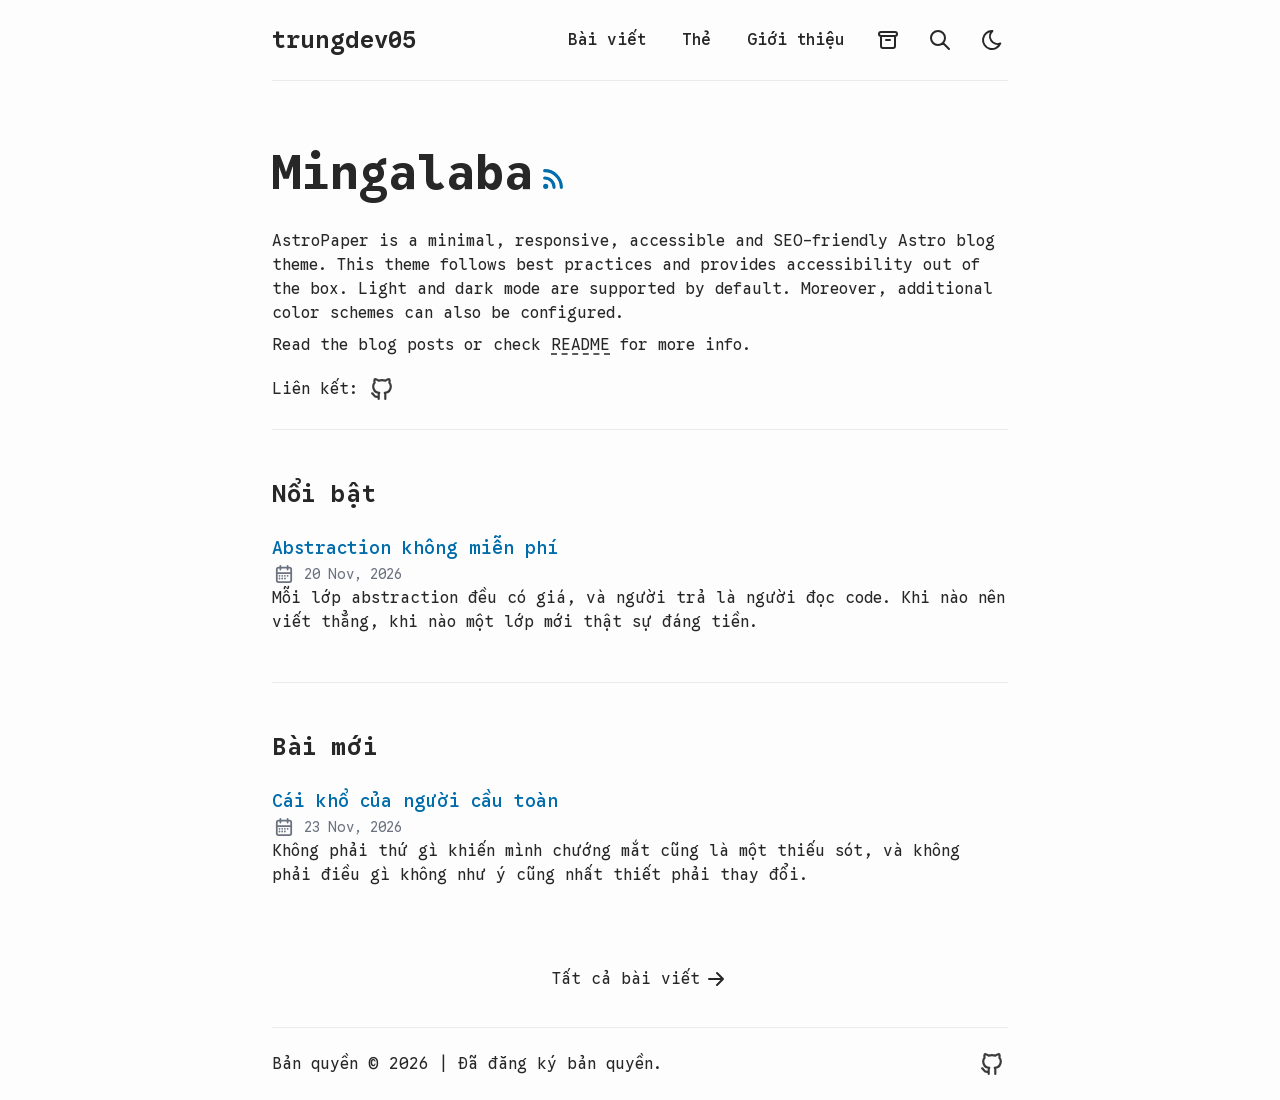
<file: index.html>
<!DOCTYPE html><html dir="ltr" lang="vi" class="overflow-y-scroll scroll-smooth"><head><meta charset="UTF-8"><meta name="viewport" content="width=device-width, initial-scale=1"><link rel="icon" type="image/svg+xml" href="/favicon.svg"><link rel="icon" href="/favicon.ico"><link rel="canonical" href="https://trungdev05.github.io/"><meta name="generator" content="Astro v7.4.8"><!-- Font --><style>@font-face{font-family:"Google Sans Code-1a30c214885cb404";src:url("/_astro/fonts/2213c1e7fbe06cc7.woff") format("woff"), url("/_astro/fonts/b87f789471b4c602.ttf") format("truetype");font-display:swap;font-weight:300;font-style:italic;}@font-face{font-family:"Google Sans Code-1a30c214885cb404";src:url("/_astro/fonts/c487dbd9c215141e.woff") format("woff"), url("/_astro/fonts/bb0c016d60298234.ttf") format("truetype");font-display:swap;font-weight:400;font-style:italic;}@font-face{font-family:"Google Sans Code-1a30c214885cb404";src:url("/_astro/fonts/0976c79a1e97c08d.woff") format("woff"), url("/_astro/fonts/b3e69a4f03324880.ttf") format("truetype");font-display:swap;font-weight:500;font-style:italic;}@font-face{font-family:"Google Sans Code-1a30c214885cb404";src:url("/_astro/fonts/3c46d5a1dde2929d.woff") format("woff"), url("/_astro/fonts/0ff1dfaf1dff21d0.ttf") format("truetype");font-display:swap;font-weight:600;font-style:italic;}@font-face{font-family:"Google Sans Code-1a30c214885cb404";src:url("/_astro/fonts/e9aa617e80052f4b.woff") format("woff"), url("/_astro/fonts/d9a5ad8b8018e5de.ttf") format("truetype");font-display:swap;font-weight:700;font-style:italic;}@font-face{font-family:"Google Sans Code-1a30c214885cb404";src:url("/_astro/fonts/5056f1a50e5e7744.woff") format("woff"), url("/_astro/fonts/3e4dac0d0220e48a.ttf") format("truetype");font-display:swap;font-weight:300;font-style:normal;}@font-face{font-family:"Google Sans Code-1a30c214885cb404";src:url("/_astro/fonts/e734307f8c328338.woff") format("woff"), url("/_astro/fonts/ba3036786bf88603.ttf") format("truetype");font-display:swap;font-weight:400;font-style:normal;}@font-face{font-family:"Google Sans Code-1a30c214885cb404";src:url("/_astro/fonts/dfa89044152f7da4.woff") format("woff"), url("/_astro/fonts/39aec4e7fc7cc077.ttf") format("truetype");font-display:swap;font-weight:500;font-style:normal;}@font-face{font-family:"Google Sans Code-1a30c214885cb404";src:url("/_astro/fonts/8bbd58b325585200.woff") format("woff"), url("/_astro/fonts/b33609507afd910d.ttf") format("truetype");font-display:swap;font-weight:600;font-style:normal;}@font-face{font-family:"Google Sans Code-1a30c214885cb404";src:url("/_astro/fonts/035035a9ddbd14aa.woff") format("woff"), url("/_astro/fonts/50fcf54bf575f53f.ttf") format("truetype");font-display:swap;font-weight:700;font-style:normal;}@font-face{font-family:"Google Sans Code-1a30c214885cb404 fallback: Courier New";src:local("Courier New");font-display:swap;font-weight:300;font-style:italic;size-adjust:99.9837%;ascent-override:96.6157%;descent-override:28.6047%;}@font-face{font-family:"Google Sans Code-1a30c214885cb404 fallback: Courier New";src:local("Courier New");font-display:swap;font-weight:400;font-style:italic;size-adjust:99.9837%;ascent-override:96.6157%;descent-override:28.6047%;}@font-face{font-family:"Google Sans Code-1a30c214885cb404 fallback: Courier New";src:local("Courier New");font-display:swap;font-weight:500;font-style:italic;size-adjust:99.9837%;ascent-override:96.6157%;descent-override:28.6047%;}@font-face{font-family:"Google Sans Code-1a30c214885cb404 fallback: Courier New";src:local("Courier New");font-display:swap;font-weight:600;font-style:italic;size-adjust:99.9837%;ascent-override:96.6157%;descent-override:28.6047%;}@font-face{font-family:"Google Sans Code-1a30c214885cb404 fallback: Courier New";src:local("Courier New");font-display:swap;font-weight:700;font-style:italic;size-adjust:99.9837%;ascent-override:96.6157%;descent-override:28.6047%;}@font-face{font-family:"Google Sans Code-1a30c214885cb404 fallback: Courier New";src:local("Courier New");font-display:swap;font-weight:300;font-style:normal;size-adjust:99.9837%;ascent-override:96.6157%;descent-override:28.6047%;}@font-face{font-family:"Google Sans Code-1a30c214885cb404 fallback: Courier New";src:local("Courier New");font-display:swap;font-weight:400;font-style:normal;size-adjust:99.9837%;ascent-override:96.6157%;descent-override:28.6047%;}@font-face{font-family:"Google Sans Code-1a30c214885cb404 fallback: Courier New";src:local("Courier New");font-display:swap;font-weight:500;font-style:normal;size-adjust:99.9837%;ascent-override:96.6157%;descent-override:28.6047%;}@font-face{font-family:"Google Sans Code-1a30c214885cb404 fallback: Courier New";src:local("Courier New");font-display:swap;font-weight:600;font-style:normal;size-adjust:99.9837%;ascent-override:96.6157%;descent-override:28.6047%;}@font-face{font-family:"Google Sans Code-1a30c214885cb404 fallback: Courier New";src:local("Courier New");font-display:swap;font-weight:700;font-style:normal;size-adjust:99.9837%;ascent-override:96.6157%;descent-override:28.6047%;}:root{--font-google-sans-code:"Google Sans Code-1a30c214885cb404","Google Sans Code-1a30c214885cb404 fallback: Courier New",monospace;}</style><!-- Primary meta --><title>trungdev05</title><meta name="title" content="trungdev05"><meta name="description" content="Blog cá nhân của trungdev05."><meta name="author" content="trungdev05"><link rel="sitemap" href="/sitemap-index.xml"><!-- Open Graph --><meta property="og:type" content="website"><meta property="og:site_name" content="trungdev05"><meta property="og:title" content="trungdev05"><meta property="og:description" content="Blog cá nhân của trungdev05."><meta property="og:url" content="https://trungdev05.github.io/"><meta property="og:image" content="https://trungdev05.github.io/default-og.jpg"><!-- Twitter / X --><meta property="twitter:card" content="summary_large_image"><meta property="twitter:url" content="https://trungdev05.github.io/"><meta property="twitter:title" content="trungdev05"><meta property="twitter:description" content="Blog cá nhân của trungdev05."><meta property="twitter:image" content="https://trungdev05.github.io/default-og.jpg"><!-- RSS autodiscovery --><link rel="alternate" type="application/rss+xml" title="trungdev05" href="https://trungdev05.github.io/rss.xml"><!-- Filled at runtime by theme.ts to match the current background colour --><meta name="theme-color" content=""><!-- Extra head content injected by child layouts (e.g. JSON-LD, article meta) --><!--
      Inline FOUC-prevention script: sets data-theme on <html> before
      the browser paints. Runs synchronously, no defer/async.
    --><script>
      (function () {
        const stored = localStorage.getItem("theme");
        const prefersDark = window.matchMedia(
          "(prefers-color-scheme: dark)"
        ).matches;
        const theme = stored ?? (prefersDark ? "dark" : "light");
        const root = document.firstElementChild;
        root?.setAttribute("data-theme", theme);
        root?.classList.toggle("dark", theme === "dark");
        // Expose value so theme.ts can skip re-detection.
        window.__theme = { value: theme };
      })();
    </script><meta name="astro-view-transitions-enabled" content="true"><meta name="astro-view-transitions-fallback" content="animate"><script type="module" src="/_astro/ClientRouter.astro_astro_type_script_index_0_lang.CnDxeVtR.js"></script><link rel="stylesheet" href="/_astro/Footer.CrSzzP0V.css"><style>@keyframes astroFadeInOut{0%{opacity:1}to{opacity:0}}@keyframes astroFadeIn{0%{opacity:0;mix-blend-mode:plus-lighter}to{opacity:1;mix-blend-mode:plus-lighter}}@keyframes astroFadeOut{0%{opacity:1;mix-blend-mode:plus-lighter}to{opacity:0;mix-blend-mode:plus-lighter}}@keyframes astroSlideFromRight{0%{transform:translate(100%)}}@keyframes astroSlideFromLeft{0%{transform:translate(-100%)}}@keyframes astroSlideToRight{to{transform:translate(100%)}}@keyframes astroSlideToLeft{to{transform:translate(-100%)}}@media (prefers-reduced-motion){::view-transition-group(*),::view-transition-old(*),::view-transition-new(*),[data-astro-transition-scope]{animation:none!important}}
</style><style>[data-astro-transition-scope="astro-jyu37kgb-1"] { view-transition-name: chi-phi-cua-abstraction; }@layer astro { ::view-transition-old(chi-phi-cua-abstraction) { 
	animation-duration: 180ms;
	animation-timing-function: cubic-bezier(0.76, 0, 0.24, 1);
	animation-fill-mode: both;
	animation-name: astroFadeOut; }::view-transition-new(chi-phi-cua-abstraction) { 
	animation-duration: 180ms;
	animation-timing-function: cubic-bezier(0.76, 0, 0.24, 1);
	animation-fill-mode: both;
	animation-name: astroFadeIn; }[data-astro-transition=back]::view-transition-old(chi-phi-cua-abstraction) { 
	animation-duration: 180ms;
	animation-timing-function: cubic-bezier(0.76, 0, 0.24, 1);
	animation-fill-mode: both;
	animation-name: astroFadeOut; }[data-astro-transition=back]::view-transition-new(chi-phi-cua-abstraction) { 
	animation-duration: 180ms;
	animation-timing-function: cubic-bezier(0.76, 0, 0.24, 1);
	animation-fill-mode: both;
	animation-name: astroFadeIn; } }[data-astro-transition-fallback="old"] [data-astro-transition-scope="astro-jyu37kgb-1"],
			[data-astro-transition-fallback="old"][data-astro-transition-scope="astro-jyu37kgb-1"] { 
	animation-duration: 180ms;
	animation-timing-function: cubic-bezier(0.76, 0, 0.24, 1);
	animation-fill-mode: both;
	animation-name: astroFadeOut; }[data-astro-transition-fallback="new"] [data-astro-transition-scope="astro-jyu37kgb-1"],
			[data-astro-transition-fallback="new"][data-astro-transition-scope="astro-jyu37kgb-1"] { 
	animation-duration: 180ms;
	animation-timing-function: cubic-bezier(0.76, 0, 0.24, 1);
	animation-fill-mode: both;
	animation-name: astroFadeIn; }[data-astro-transition=back][data-astro-transition-fallback="old"] [data-astro-transition-scope="astro-jyu37kgb-1"],
			[data-astro-transition=back][data-astro-transition-fallback="old"][data-astro-transition-scope="astro-jyu37kgb-1"] { 
	animation-duration: 180ms;
	animation-timing-function: cubic-bezier(0.76, 0, 0.24, 1);
	animation-fill-mode: both;
	animation-name: astroFadeOut; }[data-astro-transition=back][data-astro-transition-fallback="new"] [data-astro-transition-scope="astro-jyu37kgb-1"],
			[data-astro-transition=back][data-astro-transition-fallback="new"][data-astro-transition-scope="astro-jyu37kgb-1"] { 
	animation-duration: 180ms;
	animation-timing-function: cubic-bezier(0.76, 0, 0.24, 1);
	animation-fill-mode: both;
	animation-name: astroFadeIn; }</style><style>[data-astro-transition-scope="astro-jyu37kgb-2"] { view-transition-name: cai-kho-cua-nguoi-cau-toan; }@layer astro { ::view-transition-old(cai-kho-cua-nguoi-cau-toan) { 
	animation-duration: 180ms;
	animation-timing-function: cubic-bezier(0.76, 0, 0.24, 1);
	animation-fill-mode: both;
	animation-name: astroFadeOut; }::view-transition-new(cai-kho-cua-nguoi-cau-toan) { 
	animation-duration: 180ms;
	animation-timing-function: cubic-bezier(0.76, 0, 0.24, 1);
	animation-fill-mode: both;
	animation-name: astroFadeIn; }[data-astro-transition=back]::view-transition-old(cai-kho-cua-nguoi-cau-toan) { 
	animation-duration: 180ms;
	animation-timing-function: cubic-bezier(0.76, 0, 0.24, 1);
	animation-fill-mode: both;
	animation-name: astroFadeOut; }[data-astro-transition=back]::view-transition-new(cai-kho-cua-nguoi-cau-toan) { 
	animation-duration: 180ms;
	animation-timing-function: cubic-bezier(0.76, 0, 0.24, 1);
	animation-fill-mode: both;
	animation-name: astroFadeIn; } }[data-astro-transition-fallback="old"] [data-astro-transition-scope="astro-jyu37kgb-2"],
			[data-astro-transition-fallback="old"][data-astro-transition-scope="astro-jyu37kgb-2"] { 
	animation-duration: 180ms;
	animation-timing-function: cubic-bezier(0.76, 0, 0.24, 1);
	animation-fill-mode: both;
	animation-name: astroFadeOut; }[data-astro-transition-fallback="new"] [data-astro-transition-scope="astro-jyu37kgb-2"],
			[data-astro-transition-fallback="new"][data-astro-transition-scope="astro-jyu37kgb-2"] { 
	animation-duration: 180ms;
	animation-timing-function: cubic-bezier(0.76, 0, 0.24, 1);
	animation-fill-mode: both;
	animation-name: astroFadeIn; }[data-astro-transition=back][data-astro-transition-fallback="old"] [data-astro-transition-scope="astro-jyu37kgb-2"],
			[data-astro-transition=back][data-astro-transition-fallback="old"][data-astro-transition-scope="astro-jyu37kgb-2"] { 
	animation-duration: 180ms;
	animation-timing-function: cubic-bezier(0.76, 0, 0.24, 1);
	animation-fill-mode: both;
	animation-name: astroFadeOut; }[data-astro-transition=back][data-astro-transition-fallback="new"] [data-astro-transition-scope="astro-jyu37kgb-2"],
			[data-astro-transition=back][data-astro-transition-fallback="new"][data-astro-transition-scope="astro-jyu37kgb-2"] { 
	animation-duration: 180ms;
	animation-timing-function: cubic-bezier(0.76, 0, 0.24, 1);
	animation-fill-mode: both;
	animation-name: astroFadeIn; }</style></head><body class="bg-background font-app text-foreground selection:bg-accent/75 selection:text-accent-foreground flex min-h-svh flex-col"><a id="skip-to-content" href="#main-content" class="bg-background text-accent absolute inset-s-16 -top-full z-50 px-3 py-2 backdrop-blur-lg transition-all focus:top-4">Chuyển đến nội dung</a><header class="app-layout flex flex-col items-center justify-between sm:flex-row"><div class="border-border bg-background relative flex w-full items-baseline justify-between border-b py-4 sm:items-center sm:py-6"><a href="/" class="absolute py-1 text-xl leading-8 font-semibold whitespace-nowrap sm:static sm:my-auto sm:text-2xl sm:leading-none">trungdev05</a><nav id="nav-menu" class="flex w-full flex-col items-center sm:ms-2 sm:flex-row sm:justify-end sm:space-x-4 sm:py-0"><button id="menu-btn" class="focus-outline self-end p-2 sm:hidden" aria-label="Mở menu" aria-expanded="false" aria-controls="menu-items" data-label-open="Mở menu" data-label-close="Đóng menu"><svg width="24" height="24" fill="none" stroke="currentColor" stroke-linecap="round" stroke-linejoin="round" stroke-width="2" class="hidden" viewBox="0 0 24 24" id="close-icon"><path stroke="none" d="M0 0h24v24H0z" /><path d="M18 6 6 18M6 6l12 12" /></svg><svg width="24" height="24" fill="none" stroke="currentColor" stroke-linecap="round" stroke-linejoin="round" stroke-width="2" class="icon icon-tabler icons-tabler-outline icon-tabler-menu-deep" viewBox="0 0 24 24" id="menu-icon"><path stroke="none" d="M0 0h24v24H0z" /><path d="M4 6h16M7 12h13M10 18h10" /></svg></button><ul id="menu-items" class="[&amp;&gt;li&gt;a]:hover:text-accent mt-4 hidden w-44 grid-cols-2 place-content-center gap-2 sm:mt-0 sm:flex sm:w-auto sm:gap-x-5 sm:gap-y-0 sm:[&amp;&gt;li]:h-8 [&amp;&gt;li&gt;a]:block [&amp;&gt;li&gt;a]:px-4 [&amp;&gt;li&gt;a]:py-3 [&amp;&gt;li&gt;a]:text-center [&amp;&gt;li&gt;a]:font-medium sm:[&amp;&gt;li&gt;a]:px-2 sm:[&amp;&gt;li&gt;a]:py-1"><li class="col-span-2"><a href="/posts/">Bài viết</a></li><li class="col-span-2"><a href="/tags/">Thẻ</a></li><li class="col-span-2"><a href="/about/">Giới thiệu</a></li><li class="col-span-2"><a href="/archives/" title="Lưu trữ" aria-label="Lưu trữ" class="group inline-flex items-center gap-1 hover:text-accent focus-outline flex size-full justify-center p-3 sm:relative sm:size-8 sm:p-0"><svg width="24" height="24" fill="none" stroke="currentColor" stroke-linecap="round" stroke-linejoin="round" stroke-width="2" class="hidden sm:absolute sm:top-1/2 sm:left-1/2 sm:block sm:size-6 sm:-translate-x-1/2 sm:-translate-y-1/2" viewBox="0 0 24 24"><path stroke="none" d="M0 0h24v24H0z" /><path d="M3 6a2 2 0 0 1 2-2h14a2 2 0 0 1 2 2 2 2 0 0 1-2 2H5a2 2 0 0 1-2-2M5 8v10a2 2 0 0 0 2 2h10a2 2 0 0 0 2-2V8M10 12h4" /></svg><span class="sm:sr-only">Lưu trữ</span></a></li><li class="col-span-1 flex items-center justify-center"><a href="/search/" title="Tìm kiếm" aria-label="Tìm kiếm" class="group inline-flex items-center gap-1 hover:text-accent focus-outline relative size-8"><svg width="24" height="24" fill="none" stroke="currentColor" stroke-linecap="round" stroke-linejoin="round" stroke-width="2" class="absolute top-1/2 left-1/2 size-6 -translate-x-1/2 -translate-y-1/2" viewBox="0 0 24 24"><path stroke="none" d="M0 0h24v24H0z" /><path d="M3 10a7 7 0 1 0 14 0 7 7 0 1 0-14 0M21 21l-6-6" /></svg><span class="sr-only">Tìm kiếm</span></a></li><li class="col-span-1 flex items-center justify-center"><button id="theme-btn" class="focus-outline hover:[&amp;&gt;svg]:stroke-accent relative size-12 p-4 sm:size-8" title="Đổi giao diện sáng/tối" aria-label="auto" aria-live="polite"><svg width="24" height="24" fill="none" stroke="currentColor" stroke-linecap="round" stroke-linejoin="round" stroke-width="2" class="absolute top-[50%] left-[50%] translate-[-50%] scale-100 rotate-0 transition-all dark:scale-0 dark:-rotate-90" viewBox="0 0 24 24"><path stroke="none" d="M0 0h24v24H0z" /><path d="M12 3h.393a7.5 7.5 0 0 0 7.92 12.446A9 9 0 1 1 12 2.992z" /></svg><svg width="24" height="24" fill="none" stroke="currentColor" stroke-linecap="round" stroke-linejoin="round" stroke-width="2" class="absolute top-[50%] left-[50%] translate-[-50%] scale-0 rotate-90 transition-all dark:scale-100 dark:rotate-0" viewBox="0 0 24 24"><path stroke="none" d="M0 0h24v24H0z" /><path d="M14.828 14.828a4 4 0 1 0-5.656-5.656 4 4 0 0 0 5.656 5.656M6.343 17.657l-1.414 1.414M6.343 6.343 4.929 4.929M17.657 6.343l1.414-1.414M17.657 17.657l1.414 1.414M4 12H2M12 4V2M20 12h2M12 20v2" /></svg></button></li></ul></nav></div></header><script type="module">function e(){let e=document.querySelector(`#menu-btn`),t=document.querySelector(`#menu-items`),n=document.querySelector(`#menu-icon`),r=document.querySelector(`#close-icon`);if(!e||!t||!n||!r)return;let i=e.dataset.labelOpen??`Open menu`,a=e.dataset.labelClose??`Close menu`;e.addEventListener(`click`,()=>{let o=e.getAttribute(`aria-expanded`)===`true`;e.setAttribute(`aria-expanded`,o?`false`:`true`),e.setAttribute(`aria-label`,o?i:a),t.classList.toggle(`hidden`),t.classList.toggle(`grid`),n.classList.toggle(`hidden`),r.classList.toggle(`hidden`)})}function t(){let e=document.getElementById(`skip-to-content`);e&&e.addEventListener(`click`,e=>{if(e.defaultPrevented||e.metaKey||e.ctrlKey||e.shiftKey||e.button!==0)return;e.preventDefault();let t=document.getElementById(`main-content`);t&&(t.setAttribute(`tabindex`,`-1`),t.addEventListener(`blur`,()=>t.removeAttribute(`tabindex`),{once:!0}),t.focus(),t.scrollIntoView({behavior:`smooth`}))})}e(),document.addEventListener(`astro:after-swap`,e),t(),document.addEventListener(`astro:after-swap`,t);</script><main id="main-content" data-layout="index" data-home-path="/" class="app-layout my-1"><section id="hero" class="border-border border-b pt-8 pb-6"><h1 class="my-4 inline-block text-4xl font-bold sm:my-8 sm:text-5xl">Mingalaba</h1> <a target="_blank" href="/rss.xml" class="inline-block" aria-label="RSS Feed" title="RSS Feed"><svg width="20" height="20" fill="none" stroke="currentColor" stroke-linecap="round" stroke-linejoin="round" stroke-width="2" class="stroke-accent scale-125 stroke-3 rtl:-rotate-90" viewBox="0 0 24 24"><path stroke="none" d="M0 0h24v24H0z" /><path d="M4 19a1 1 0 1 0 2 0 1 1 0 1 0-2 0M4 4a16 16 0 0 1 16 16M4 11a9 9 0 0 1 9 9" /></svg><span class="sr-only">RSS Feed</span></a><p>AstroPaper is a minimal, responsive, accessible and SEO-friendly Astro blog theme. This theme follows best practices and provides accessibility out of the box. Light and dark mode are supported by default. Moreover, additional color schemes can also be configured.</p><p class="mt-2">Read the blog posts or check <a href="https://github.com/satnaing/astro-paper#readme" class="group inline-flex items-center gap-1 hover:text-accent hover:text-accent underline decoration-dashed underline-offset-4">
          README
        </a> for more info.</p><div class="mt-4 flex max-sm:flex-col sm:items-center"><div class="me-2 mb-1 whitespace-nowrap sm:mb-0">Liên kết:</div><div class="flex flex-wrap items-center gap-1"><a href="https://github.com/trungdev05" title="trungdev05 on Github" class="group inline-flex items-center gap-1 hover:text-accent p-2 hover:rotate-6 sm:p-1"><svg width="24" height="24" fill="none" stroke="currentColor" stroke-linecap="round" stroke-linejoin="round" stroke-width="2" class="inline-block size-6 scale-125 fill-transparent stroke-current stroke-2 opacity-90 group-hover:fill-transparent sm:scale-110" viewBox="0 0 24 24"><path stroke="none" d="M0 0h24v24H0z" /><path d="M9 19c-4.3 1.4-4.3-2.5-6-3m12 5v-3.5c0-1 .1-1.4-.5-2 2.8-.3 5.5-1.4 5.5-6a4.6 4.6 0 0 0-1.3-3.2 4.2 4.2 0 0 0-.1-3.2s-1.1-.3-3.5 1.3a12.3 12.3 0 0 0-6.2 0C6.5 2.8 5.4 3.1 5.4 3.1a4.2 4.2 0 0 0-.1 3.2A4.6 4.6 0 0 0 4 9.5c0 4.6 2.7 5.7 5.5 6-.6.6-.6 1.2-.5 2V21" /></svg><span class="sr-only">trungdev05 on Github</span></a></div></div></section><section id="featured" class="pt-12 pb-6 border-border border-b"><h2 class="text-2xl font-semibold tracking-wide">Nổi bật</h2><ul><li class="my-6"><a href="/posts/chi-phi-cua-abstraction/" class="text-accent inline-block text-lg font-medium decoration-dashed underline-offset-4 hover:underline focus-visible:no-underline focus-visible:underline-offset-0"><h3 data-astro-transition-scope="astro-jyu37kgb-1">Abstraction không miễn phí</h3></a><div class="text-muted-foreground flex items-center gap-x-2"><svg width="24" height="24" fill="none" stroke="currentColor" stroke-linecap="round" stroke-linejoin="round" stroke-width="2" class="inline-block size-6 min-w-5.5 scale-90" viewBox="0 0 24 24"><path stroke="none" d="M0 0h24v24H0z" /><path d="M4 7a2 2 0 0 1 2-2h12a2 2 0 0 1 2 2v12a2 2 0 0 1-2 2H6a2 2 0 0 1-2-2zM16 3v4M8 3v4M4 11h16M7 14h.013M10.01 14h.005M13.01 14h.005M16.015 14h.005M13.015 17h.005M7.01 17h.005M10.01 17h.005" /></svg><time class="text-sm" datetime="2026-11-20T08:07:52.000Z">20 Nov, 2026</time></div><p>Mỗi lớp abstraction đều có giá, và người trả là người đọc code. Khi nào nên viết thẳng, khi nào một lớp mới thật sự đáng tiền.</p></li></ul></section><section id="recent-posts" class="pt-12 pb-6"><h2 class="text-2xl font-semibold tracking-wide">Bài mới</h2><ul><li class="my-6"><a href="/posts/cai-kho-cua-nguoi-cau-toan/" class="text-accent inline-block text-lg font-medium decoration-dashed underline-offset-4 hover:underline focus-visible:no-underline focus-visible:underline-offset-0"><h3 data-astro-transition-scope="astro-jyu37kgb-2">Cái khổ của người cầu toàn</h3></a><div class="text-muted-foreground flex items-center gap-x-2"><svg width="24" height="24" fill="none" stroke="currentColor" stroke-linecap="round" stroke-linejoin="round" stroke-width="2" class="inline-block size-6 min-w-5.5 scale-90" viewBox="0 0 24 24"><path stroke="none" d="M0 0h24v24H0z" /><path d="M4 7a2 2 0 0 1 2-2h12a2 2 0 0 1 2 2v12a2 2 0 0 1-2 2H6a2 2 0 0 1-2-2zM16 3v4M8 3v4M4 11h16M7 14h.013M10.01 14h.005M13.01 14h.005M16.015 14h.005M13.015 17h.005M7.01 17h.005M10.01 17h.005" /></svg><time class="text-sm" datetime="2026-11-22T18:07:04.000Z">23 Nov, 2026</time></div><p>Không phải thứ gì khiến mình chướng mắt cũng là một thiếu sót, và không phải điều gì không như ý cũng nhất thiết phải thay đổi.</p></li></ul></section><div class="my-8 text-center"><a href="/posts/" class="group inline-flex items-center gap-1 hover:text-accent">Tất cả bài viết<svg width="24" height="24" fill="none" stroke="currentColor" stroke-linecap="round" stroke-linejoin="round" stroke-width="2" class="inline-block rtl:-rotate-180" viewBox="0 0 24 24"><path stroke="none" d="M0 0h24v24H0z" /><path d="M5 12h14M13 18l6-6M13 6l6 6" /></svg></a></div></main><footer class="app-layout mt-auto"><div class="border-border flex flex-col items-center justify-between border-t py-6 sm:flex-row-reverse sm:py-4"><div class="flex flex-wrap items-center gap-1"><a href="https://github.com/trungdev05" title="trungdev05 on Github" class="group inline-flex items-center gap-1 hover:text-accent p-2 hover:rotate-6 sm:p-1"><svg width="24" height="24" fill="none" stroke="currentColor" stroke-linecap="round" stroke-linejoin="round" stroke-width="2" class="inline-block size-6 scale-125 fill-transparent stroke-current stroke-2 opacity-90 group-hover:fill-transparent sm:scale-110" viewBox="0 0 24 24"><path stroke="none" d="M0 0h24v24H0z" /><path d="M9 19c-4.3 1.4-4.3-2.5-6-3m12 5v-3.5c0-1 .1-1.4-.5-2 2.8-.3 5.5-1.4 5.5-6a4.6 4.6 0 0 0-1.3-3.2 4.2 4.2 0 0 0-.1-3.2s-1.1-.3-3.5 1.3a12.3 12.3 0 0 0-6.2 0C6.5 2.8 5.4 3.1 5.4 3.1a4.2 4.2 0 0 0-.1 3.2A4.6 4.6 0 0 0 4 9.5c0 4.6 2.7 5.7 5.5 6-.6.6-.6 1.2-.5 2V21" /></svg><span class="sr-only">trungdev05 on Github</span></a></div><div class="my-2 flex flex-col items-center whitespace-nowrap sm:flex-row"><span>Bản quyền &#169; 2026</span><span class="hidden sm:inline">&nbsp;|&nbsp;</span><span>Đã đăng ký bản quyền.</span></div></div></footer><script type="module">var e=`theme`,t=`light`,n=`dark`;function r(){return localStorage.getItem(e)||(window.matchMedia(`(prefers-color-scheme: dark)`).matches?n:t)}var i=window.__theme?.value??r();function a(){localStorage.setItem(e,i),o()}function o(){let e=document.firstElementChild;e?.setAttribute(`data-theme`,i),e?.classList.toggle(`dark`,i===n),document.querySelector(`#theme-btn`)?.setAttribute(`aria-label`,i);let t=window.getComputedStyle(document.body).backgroundColor;document.querySelector(`meta[name='theme-color']`)?.setAttribute(`content`,t)}function s(){o(),document.querySelector(`#theme-btn`)?.addEventListener(`click`,()=>{i=i===t?n:t,a()})}s(),document.addEventListener(`astro:after-swap`,s),document.addEventListener(`astro:before-swap`,e=>{let t=document.querySelector(`meta[name='theme-color']`)?.getAttribute(`content`);t&&e.newDocument.querySelector(`meta[name='theme-color']`)?.setAttribute(`content`,t)}),window.matchMedia(`(prefers-color-scheme: dark)`).addEventListener(`change`,({matches:e})=>{i=e?n:t,a()});</script></body></html><script type="module">document.addEventListener(`astro:page-load`,()=>{let e=document.querySelector(`#main-content`)?.dataset,t=`/`.replace(/\/?$/,`/`);e?.layout&&sessionStorage.setItem(`backUrl`,e.homePath??t)});</script>
</file>
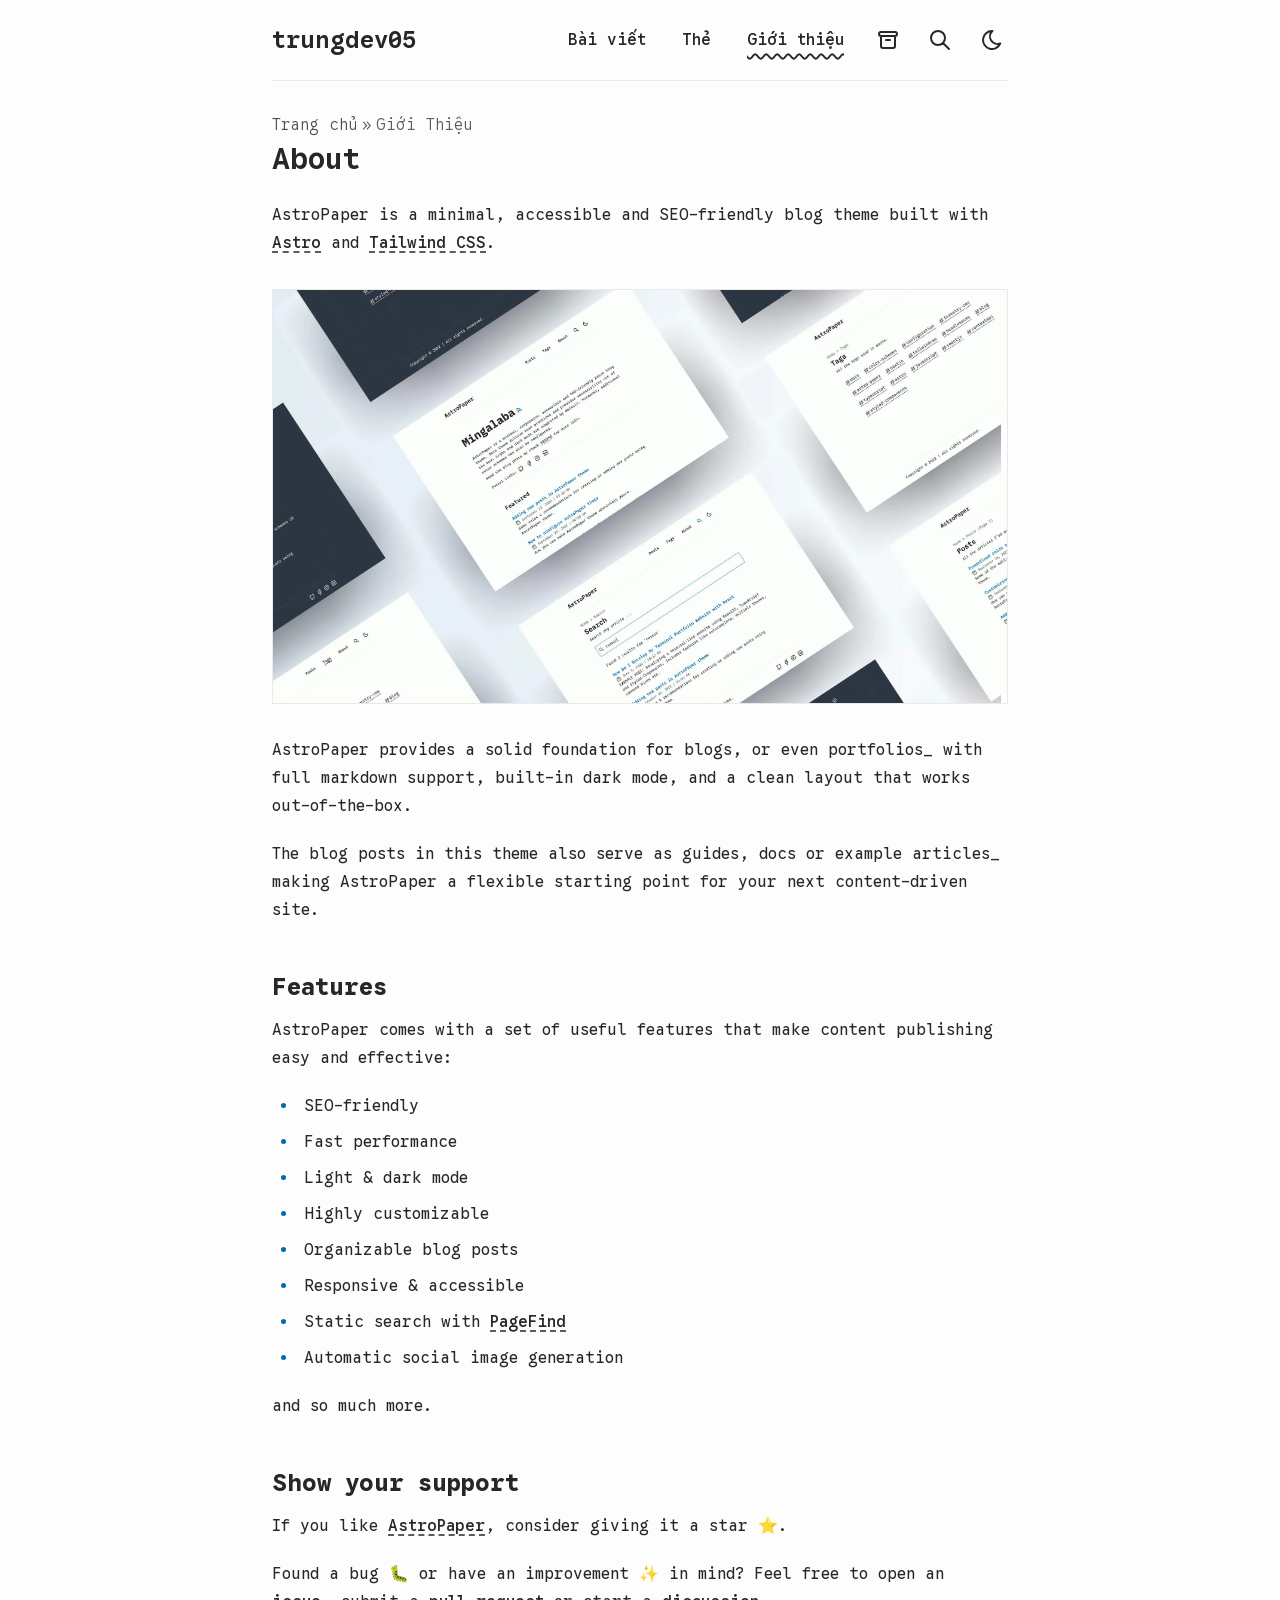
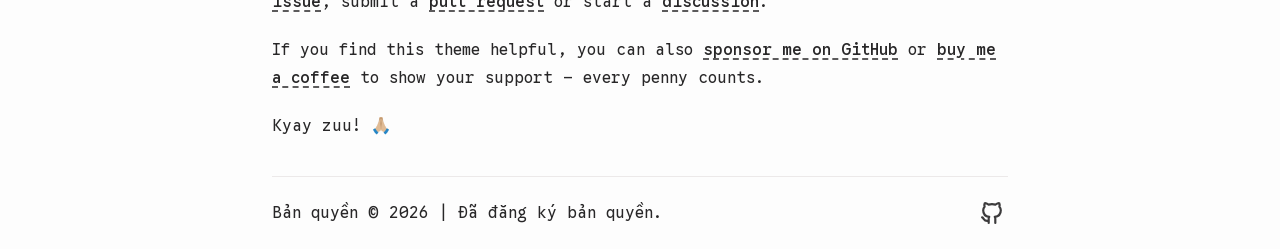
<file: about/index.html>
<!DOCTYPE html><html dir="ltr" lang="vi" class="overflow-y-scroll scroll-smooth"><head><meta charset="UTF-8"><meta name="viewport" content="width=device-width, initial-scale=1"><link rel="icon" type="image/svg+xml" href="/favicon.svg"><link rel="icon" href="/favicon.ico"><link rel="canonical" href="https://trungdev05.github.io/about/"><meta name="generator" content="Astro v7.4.8"><!-- Font --><style>@font-face{font-family:"Google Sans Code-1a30c214885cb404";src:url("/_astro/fonts/2213c1e7fbe06cc7.woff") format("woff"), url("/_astro/fonts/b87f789471b4c602.ttf") format("truetype");font-display:swap;font-weight:300;font-style:italic;}@font-face{font-family:"Google Sans Code-1a30c214885cb404";src:url("/_astro/fonts/c487dbd9c215141e.woff") format("woff"), url("/_astro/fonts/bb0c016d60298234.ttf") format("truetype");font-display:swap;font-weight:400;font-style:italic;}@font-face{font-family:"Google Sans Code-1a30c214885cb404";src:url("/_astro/fonts/0976c79a1e97c08d.woff") format("woff"), url("/_astro/fonts/b3e69a4f03324880.ttf") format("truetype");font-display:swap;font-weight:500;font-style:italic;}@font-face{font-family:"Google Sans Code-1a30c214885cb404";src:url("/_astro/fonts/3c46d5a1dde2929d.woff") format("woff"), url("/_astro/fonts/0ff1dfaf1dff21d0.ttf") format("truetype");font-display:swap;font-weight:600;font-style:italic;}@font-face{font-family:"Google Sans Code-1a30c214885cb404";src:url("/_astro/fonts/e9aa617e80052f4b.woff") format("woff"), url("/_astro/fonts/d9a5ad8b8018e5de.ttf") format("truetype");font-display:swap;font-weight:700;font-style:italic;}@font-face{font-family:"Google Sans Code-1a30c214885cb404";src:url("/_astro/fonts/5056f1a50e5e7744.woff") format("woff"), url("/_astro/fonts/3e4dac0d0220e48a.ttf") format("truetype");font-display:swap;font-weight:300;font-style:normal;}@font-face{font-family:"Google Sans Code-1a30c214885cb404";src:url("/_astro/fonts/e734307f8c328338.woff") format("woff"), url("/_astro/fonts/ba3036786bf88603.ttf") format("truetype");font-display:swap;font-weight:400;font-style:normal;}@font-face{font-family:"Google Sans Code-1a30c214885cb404";src:url("/_astro/fonts/dfa89044152f7da4.woff") format("woff"), url("/_astro/fonts/39aec4e7fc7cc077.ttf") format("truetype");font-display:swap;font-weight:500;font-style:normal;}@font-face{font-family:"Google Sans Code-1a30c214885cb404";src:url("/_astro/fonts/8bbd58b325585200.woff") format("woff"), url("/_astro/fonts/b33609507afd910d.ttf") format("truetype");font-display:swap;font-weight:600;font-style:normal;}@font-face{font-family:"Google Sans Code-1a30c214885cb404";src:url("/_astro/fonts/035035a9ddbd14aa.woff") format("woff"), url("/_astro/fonts/50fcf54bf575f53f.ttf") format("truetype");font-display:swap;font-weight:700;font-style:normal;}@font-face{font-family:"Google Sans Code-1a30c214885cb404 fallback: Courier New";src:local("Courier New");font-display:swap;font-weight:300;font-style:italic;size-adjust:99.9837%;ascent-override:96.6157%;descent-override:28.6047%;}@font-face{font-family:"Google Sans Code-1a30c214885cb404 fallback: Courier New";src:local("Courier New");font-display:swap;font-weight:400;font-style:italic;size-adjust:99.9837%;ascent-override:96.6157%;descent-override:28.6047%;}@font-face{font-family:"Google Sans Code-1a30c214885cb404 fallback: Courier New";src:local("Courier New");font-display:swap;font-weight:500;font-style:italic;size-adjust:99.9837%;ascent-override:96.6157%;descent-override:28.6047%;}@font-face{font-family:"Google Sans Code-1a30c214885cb404 fallback: Courier New";src:local("Courier New");font-display:swap;font-weight:600;font-style:italic;size-adjust:99.9837%;ascent-override:96.6157%;descent-override:28.6047%;}@font-face{font-family:"Google Sans Code-1a30c214885cb404 fallback: Courier New";src:local("Courier New");font-display:swap;font-weight:700;font-style:italic;size-adjust:99.9837%;ascent-override:96.6157%;descent-override:28.6047%;}@font-face{font-family:"Google Sans Code-1a30c214885cb404 fallback: Courier New";src:local("Courier New");font-display:swap;font-weight:300;font-style:normal;size-adjust:99.9837%;ascent-override:96.6157%;descent-override:28.6047%;}@font-face{font-family:"Google Sans Code-1a30c214885cb404 fallback: Courier New";src:local("Courier New");font-display:swap;font-weight:400;font-style:normal;size-adjust:99.9837%;ascent-override:96.6157%;descent-override:28.6047%;}@font-face{font-family:"Google Sans Code-1a30c214885cb404 fallback: Courier New";src:local("Courier New");font-display:swap;font-weight:500;font-style:normal;size-adjust:99.9837%;ascent-override:96.6157%;descent-override:28.6047%;}@font-face{font-family:"Google Sans Code-1a30c214885cb404 fallback: Courier New";src:local("Courier New");font-display:swap;font-weight:600;font-style:normal;size-adjust:99.9837%;ascent-override:96.6157%;descent-override:28.6047%;}@font-face{font-family:"Google Sans Code-1a30c214885cb404 fallback: Courier New";src:local("Courier New");font-display:swap;font-weight:700;font-style:normal;size-adjust:99.9837%;ascent-override:96.6157%;descent-override:28.6047%;}:root{--font-google-sans-code:"Google Sans Code-1a30c214885cb404","Google Sans Code-1a30c214885cb404 fallback: Courier New",monospace;}</style><!-- Primary meta --><title>About | trungdev05</title><meta name="title" content="About | trungdev05"><meta name="description" content="A bit about me and this blog."><meta name="author" content="trungdev05"><link rel="sitemap" href="/sitemap-index.xml"><!-- Open Graph --><meta property="og:type" content="website"><meta property="og:site_name" content="trungdev05"><meta property="og:title" content="About | trungdev05"><meta property="og:description" content="A bit about me and this blog."><meta property="og:url" content="https://trungdev05.github.io/about/"><meta property="og:image" content="https://trungdev05.github.io/default-og.jpg"><!-- Twitter / X --><meta property="twitter:card" content="summary_large_image"><meta property="twitter:url" content="https://trungdev05.github.io/about/"><meta property="twitter:title" content="About | trungdev05"><meta property="twitter:description" content="A bit about me and this blog."><meta property="twitter:image" content="https://trungdev05.github.io/default-og.jpg"><!-- RSS autodiscovery --><link rel="alternate" type="application/rss+xml" title="trungdev05" href="https://trungdev05.github.io/rss.xml"><!-- Filled at runtime by theme.ts to match the current background colour --><meta name="theme-color" content=""><!-- Extra head content injected by child layouts (e.g. JSON-LD, article meta) --><!--
      Inline FOUC-prevention script: sets data-theme on <html> before
      the browser paints. Runs synchronously, no defer/async.
    --><script>
      (function () {
        const stored = localStorage.getItem("theme");
        const prefersDark = window.matchMedia(
          "(prefers-color-scheme: dark)"
        ).matches;
        const theme = stored ?? (prefersDark ? "dark" : "light");
        const root = document.firstElementChild;
        root?.setAttribute("data-theme", theme);
        root?.classList.toggle("dark", theme === "dark");
        // Expose value so theme.ts can skip re-detection.
        window.__theme = { value: theme };
      })();
    </script><meta name="astro-view-transitions-enabled" content="true"><meta name="astro-view-transitions-fallback" content="animate"><script type="module" src="/_astro/ClientRouter.astro_astro_type_script_index_0_lang.CnDxeVtR.js"></script><link rel="stylesheet" href="/_astro/Footer.CrSzzP0V.css"></head><body class="bg-background font-app text-foreground selection:bg-accent/75 selection:text-accent-foreground flex min-h-svh flex-col"><a id="skip-to-content" href="#main-content" class="bg-background text-accent absolute inset-s-16 -top-full z-50 px-3 py-2 backdrop-blur-lg transition-all focus:top-4">Chuyển đến nội dung</a><header class="app-layout flex flex-col items-center justify-between sm:flex-row"><div class="border-border bg-background relative flex w-full items-baseline justify-between border-b py-4 sm:items-center sm:py-6"><a href="/" class="absolute py-1 text-xl leading-8 font-semibold whitespace-nowrap sm:static sm:my-auto sm:text-2xl sm:leading-none">trungdev05</a><nav id="nav-menu" class="flex w-full flex-col items-center sm:ms-2 sm:flex-row sm:justify-end sm:space-x-4 sm:py-0"><button id="menu-btn" class="focus-outline self-end p-2 sm:hidden" aria-label="Mở menu" aria-expanded="false" aria-controls="menu-items" data-label-open="Mở menu" data-label-close="Đóng menu"><svg width="24" height="24" fill="none" stroke="currentColor" stroke-linecap="round" stroke-linejoin="round" stroke-width="2" class="hidden" viewBox="0 0 24 24" id="close-icon"><path stroke="none" d="M0 0h24v24H0z" /><path d="M18 6 6 18M6 6l12 12" /></svg><svg width="24" height="24" fill="none" stroke="currentColor" stroke-linecap="round" stroke-linejoin="round" stroke-width="2" class="icon icon-tabler icons-tabler-outline icon-tabler-menu-deep" viewBox="0 0 24 24" id="menu-icon"><path stroke="none" d="M0 0h24v24H0z" /><path d="M4 6h16M7 12h13M10 18h10" /></svg></button><ul id="menu-items" class="[&amp;&gt;li&gt;a]:hover:text-accent mt-4 hidden w-44 grid-cols-2 place-content-center gap-2 sm:mt-0 sm:flex sm:w-auto sm:gap-x-5 sm:gap-y-0 sm:[&amp;&gt;li]:h-8 [&amp;&gt;li&gt;a]:block [&amp;&gt;li&gt;a]:px-4 [&amp;&gt;li&gt;a]:py-3 [&amp;&gt;li&gt;a]:text-center [&amp;&gt;li&gt;a]:font-medium sm:[&amp;&gt;li&gt;a]:px-2 sm:[&amp;&gt;li&gt;a]:py-1"><li class="col-span-2"><a href="/posts/">Bài viết</a></li><li class="col-span-2"><a href="/tags/">Thẻ</a></li><li class="col-span-2"><a href="/about/" class="active-nav">Giới thiệu</a></li><li class="col-span-2"><a href="/archives/" title="Lưu trữ" aria-label="Lưu trữ" class="group inline-flex items-center gap-1 hover:text-accent focus-outline flex size-full justify-center p-3 sm:relative sm:size-8 sm:p-0"><svg width="24" height="24" fill="none" stroke="currentColor" stroke-linecap="round" stroke-linejoin="round" stroke-width="2" class="hidden sm:absolute sm:top-1/2 sm:left-1/2 sm:block sm:size-6 sm:-translate-x-1/2 sm:-translate-y-1/2" viewBox="0 0 24 24"><path stroke="none" d="M0 0h24v24H0z" /><path d="M3 6a2 2 0 0 1 2-2h14a2 2 0 0 1 2 2 2 2 0 0 1-2 2H5a2 2 0 0 1-2-2M5 8v10a2 2 0 0 0 2 2h10a2 2 0 0 0 2-2V8M10 12h4" /></svg><span class="sm:sr-only">Lưu trữ</span></a></li><li class="col-span-1 flex items-center justify-center"><a href="/search/" title="Tìm kiếm" aria-label="Tìm kiếm" class="group inline-flex items-center gap-1 hover:text-accent focus-outline relative size-8"><svg width="24" height="24" fill="none" stroke="currentColor" stroke-linecap="round" stroke-linejoin="round" stroke-width="2" class="absolute top-1/2 left-1/2 size-6 -translate-x-1/2 -translate-y-1/2" viewBox="0 0 24 24"><path stroke="none" d="M0 0h24v24H0z" /><path d="M3 10a7 7 0 1 0 14 0 7 7 0 1 0-14 0M21 21l-6-6" /></svg><span class="sr-only">Tìm kiếm</span></a></li><li class="col-span-1 flex items-center justify-center"><button id="theme-btn" class="focus-outline hover:[&amp;&gt;svg]:stroke-accent relative size-12 p-4 sm:size-8" title="Đổi giao diện sáng/tối" aria-label="auto" aria-live="polite"><svg width="24" height="24" fill="none" stroke="currentColor" stroke-linecap="round" stroke-linejoin="round" stroke-width="2" class="absolute top-[50%] left-[50%] translate-[-50%] scale-100 rotate-0 transition-all dark:scale-0 dark:-rotate-90" viewBox="0 0 24 24"><path stroke="none" d="M0 0h24v24H0z" /><path d="M12 3h.393a7.5 7.5 0 0 0 7.92 12.446A9 9 0 1 1 12 2.992z" /></svg><svg width="24" height="24" fill="none" stroke="currentColor" stroke-linecap="round" stroke-linejoin="round" stroke-width="2" class="absolute top-[50%] left-[50%] translate-[-50%] scale-0 rotate-90 transition-all dark:scale-100 dark:rotate-0" viewBox="0 0 24 24"><path stroke="none" d="M0 0h24v24H0z" /><path d="M14.828 14.828a4 4 0 1 0-5.656-5.656 4 4 0 0 0 5.656 5.656M6.343 17.657l-1.414 1.414M6.343 6.343 4.929 4.929M17.657 6.343l1.414-1.414M17.657 17.657l1.414 1.414M4 12H2M12 4V2M20 12h2M12 20v2" /></svg></button></li></ul></nav></div></header><script type="module">function e(){let e=document.querySelector(`#menu-btn`),t=document.querySelector(`#menu-items`),n=document.querySelector(`#menu-icon`),r=document.querySelector(`#close-icon`);if(!e||!t||!n||!r)return;let i=e.dataset.labelOpen??`Open menu`,a=e.dataset.labelClose??`Close menu`;e.addEventListener(`click`,()=>{let o=e.getAttribute(`aria-expanded`)===`true`;e.setAttribute(`aria-expanded`,o?`false`:`true`),e.setAttribute(`aria-label`,o?i:a),t.classList.toggle(`hidden`),t.classList.toggle(`grid`),n.classList.toggle(`hidden`),r.classList.toggle(`hidden`)})}function t(){let e=document.getElementById(`skip-to-content`);e&&e.addEventListener(`click`,e=>{if(e.defaultPrevented||e.metaKey||e.ctrlKey||e.shiftKey||e.button!==0)return;e.preventDefault();let t=document.getElementById(`main-content`);t&&(t.setAttribute(`tabindex`,`-1`),t.addEventListener(`blur`,()=>t.removeAttribute(`tabindex`),{once:!0}),t.focus(),t.scrollIntoView({behavior:`smooth`}))})}e(),document.addEventListener(`astro:after-swap`,e),t(),document.addEventListener(`astro:after-swap`,t);</script><nav class="app-layout mt-8 mb-1" aria-label="breadcrumb"><ul class="flex flex-wrap items-center gap-x-1 font-light [&amp;&gt;li:not(:last-child)&gt;a]:hover:opacity-100"><li class="flex items-center gap-x-1"><a href="/" class="opacity-80">Trang chủ</a><span aria-hidden="true" class="opacity-80">&raquo;</span></li><li><span class="capitalize opacity-75" aria-current="page">Giới thiệu</span></li></ul></nav><main data-backUrl="/about/" id="main-content" class="app-layout pb-4 app-prose"><h1 class="text-2xl font-semibold sm:text-3xl">About</h1><p class="mt-2 mb-6 italic"></p><p>AstroPaper is a minimal, accessible and SEO-friendly blog theme built with <a href="https://astro.build/">Astro</a> and <a href="https://tailwindcss.com/">Tailwind CSS</a>.</p>
<p><img alt="Astro Paper" loading="lazy" decoding="async" width="2455" height="1381" src="/_astro/default-og.jWlOTf-L_1HQtSB.webp"></p>
<p>AstroPaper provides a solid foundation for blogs, or even portfolios_ with full markdown support, built-in dark mode, and a clean layout that works out-of-the-box.</p>
<p>The blog posts in this theme also serve as guides, docs or example articles_ making AstroPaper a flexible starting point for your next content-driven site.</p>
<h2 id="features">Features</h2>
<p>AstroPaper comes with a set of useful features that make content publishing easy and effective:</p>
<ul>
<li>SEO-friendly</li>
<li>Fast performance</li>
<li>Light &#x26; dark mode</li>
<li>Highly customizable</li>
<li>Organizable blog posts</li>
<li>Responsive &#x26; accessible</li>
<li>Static search with <a href="https://pagefind.app/">PageFind</a></li>
<li>Automatic social image generation</li>
</ul>
<p>and so much more.</p>
<h2 id="show-your-support">Show your support</h2>
<p>If you like <a href="https://github.com/satnaing/astro-paper">AstroPaper</a>, consider giving it a star ⭐️.</p>
<p>Found a bug 🐛 or have an improvement ✨ in mind? Feel free to open an <a href="https://github.com/satnaing/astro-paper/issues">issue</a>, submit a <a href="https://github.com/satnaing/astro-paper/pulls">pull request</a> or start a <a href="https://github.com/satnaing/astro-paper/discussions">discussion</a>.</p>
<p>If you find this theme helpful, you can also <a href="https://github.com/sponsors/satnaing">sponsor me on GitHub</a> or <a href="https://buymeacoffee.com/satnaing">buy me a coffee</a> to show your support — every penny counts.</p>
<p>Kyay zuu! 🙏🏼</p></main><script type="module">document.addEventListener(`astro:page-load`,()=>{let e=document.querySelector(`#main-content`)?.dataset?.backurl;e&&sessionStorage.setItem(`backUrl`,e)});</script><footer class="app-layout mt-auto"><div class="border-border flex flex-col items-center justify-between border-t py-6 sm:flex-row-reverse sm:py-4"><div class="flex flex-wrap items-center gap-1"><a href="https://github.com/trungdev05" title="trungdev05 on Github" class="group inline-flex items-center gap-1 hover:text-accent p-2 hover:rotate-6 sm:p-1"><svg width="24" height="24" fill="none" stroke="currentColor" stroke-linecap="round" stroke-linejoin="round" stroke-width="2" class="inline-block size-6 scale-125 fill-transparent stroke-current stroke-2 opacity-90 group-hover:fill-transparent sm:scale-110" viewBox="0 0 24 24"><path stroke="none" d="M0 0h24v24H0z" /><path d="M9 19c-4.3 1.4-4.3-2.5-6-3m12 5v-3.5c0-1 .1-1.4-.5-2 2.8-.3 5.5-1.4 5.5-6a4.6 4.6 0 0 0-1.3-3.2 4.2 4.2 0 0 0-.1-3.2s-1.1-.3-3.5 1.3a12.3 12.3 0 0 0-6.2 0C6.5 2.8 5.4 3.1 5.4 3.1a4.2 4.2 0 0 0-.1 3.2A4.6 4.6 0 0 0 4 9.5c0 4.6 2.7 5.7 5.5 6-.6.6-.6 1.2-.5 2V21" /></svg><span class="sr-only">trungdev05 on Github</span></a></div><div class="my-2 flex flex-col items-center whitespace-nowrap sm:flex-row"><span>Bản quyền &#169; 2026</span><span class="hidden sm:inline">&nbsp;|&nbsp;</span><span>Đã đăng ký bản quyền.</span></div></div></footer><script type="module">var e=`theme`,t=`light`,n=`dark`;function r(){return localStorage.getItem(e)||(window.matchMedia(`(prefers-color-scheme: dark)`).matches?n:t)}var i=window.__theme?.value??r();function a(){localStorage.setItem(e,i),o()}function o(){let e=document.firstElementChild;e?.setAttribute(`data-theme`,i),e?.classList.toggle(`dark`,i===n),document.querySelector(`#theme-btn`)?.setAttribute(`aria-label`,i);let t=window.getComputedStyle(document.body).backgroundColor;document.querySelector(`meta[name='theme-color']`)?.setAttribute(`content`,t)}function s(){o(),document.querySelector(`#theme-btn`)?.addEventListener(`click`,()=>{i=i===t?n:t,a()})}s(),document.addEventListener(`astro:after-swap`,s),document.addEventListener(`astro:before-swap`,e=>{let t=document.querySelector(`meta[name='theme-color']`)?.getAttribute(`content`);t&&e.newDocument.querySelector(`meta[name='theme-color']`)?.setAttribute(`content`,t)}),window.matchMedia(`(prefers-color-scheme: dark)`).addEventListener(`change`,({matches:e})=>{i=e?n:t,a()});</script></body></html>
</file>
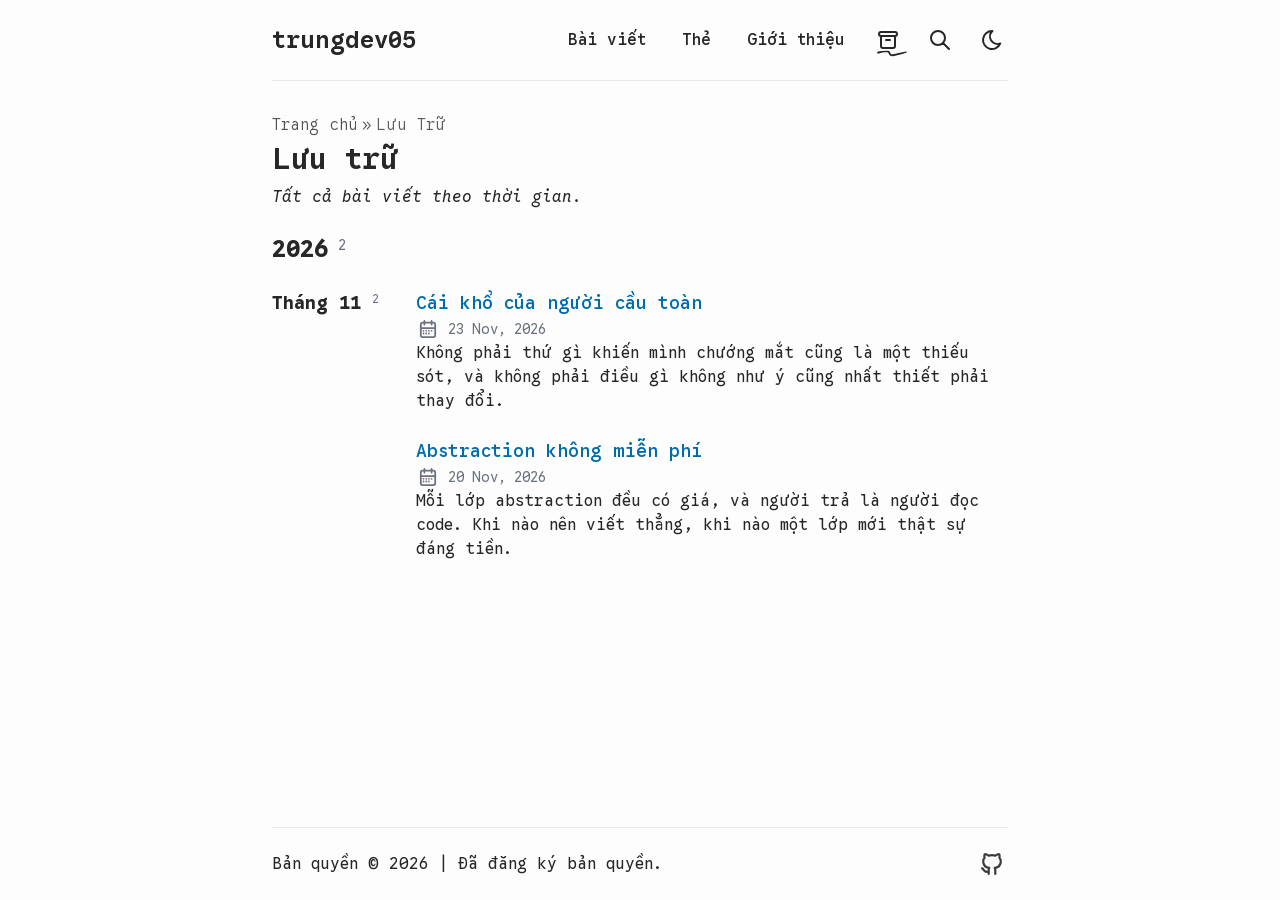
<file: archives/index.html>
<!DOCTYPE html><html dir="ltr" lang="vi" class="overflow-y-scroll scroll-smooth"><head><meta charset="UTF-8"><meta name="viewport" content="width=device-width, initial-scale=1"><link rel="icon" type="image/svg+xml" href="/favicon.svg"><link rel="icon" href="/favicon.ico"><link rel="canonical" href="https://trungdev05.github.io/archives/"><meta name="generator" content="Astro v7.4.8"><!-- Font --><style>@font-face{font-family:"Google Sans Code-1a30c214885cb404";src:url("/_astro/fonts/2213c1e7fbe06cc7.woff") format("woff"), url("/_astro/fonts/b87f789471b4c602.ttf") format("truetype");font-display:swap;font-weight:300;font-style:italic;}@font-face{font-family:"Google Sans Code-1a30c214885cb404";src:url("/_astro/fonts/c487dbd9c215141e.woff") format("woff"), url("/_astro/fonts/bb0c016d60298234.ttf") format("truetype");font-display:swap;font-weight:400;font-style:italic;}@font-face{font-family:"Google Sans Code-1a30c214885cb404";src:url("/_astro/fonts/0976c79a1e97c08d.woff") format("woff"), url("/_astro/fonts/b3e69a4f03324880.ttf") format("truetype");font-display:swap;font-weight:500;font-style:italic;}@font-face{font-family:"Google Sans Code-1a30c214885cb404";src:url("/_astro/fonts/3c46d5a1dde2929d.woff") format("woff"), url("/_astro/fonts/0ff1dfaf1dff21d0.ttf") format("truetype");font-display:swap;font-weight:600;font-style:italic;}@font-face{font-family:"Google Sans Code-1a30c214885cb404";src:url("/_astro/fonts/e9aa617e80052f4b.woff") format("woff"), url("/_astro/fonts/d9a5ad8b8018e5de.ttf") format("truetype");font-display:swap;font-weight:700;font-style:italic;}@font-face{font-family:"Google Sans Code-1a30c214885cb404";src:url("/_astro/fonts/5056f1a50e5e7744.woff") format("woff"), url("/_astro/fonts/3e4dac0d0220e48a.ttf") format("truetype");font-display:swap;font-weight:300;font-style:normal;}@font-face{font-family:"Google Sans Code-1a30c214885cb404";src:url("/_astro/fonts/e734307f8c328338.woff") format("woff"), url("/_astro/fonts/ba3036786bf88603.ttf") format("truetype");font-display:swap;font-weight:400;font-style:normal;}@font-face{font-family:"Google Sans Code-1a30c214885cb404";src:url("/_astro/fonts/dfa89044152f7da4.woff") format("woff"), url("/_astro/fonts/39aec4e7fc7cc077.ttf") format("truetype");font-display:swap;font-weight:500;font-style:normal;}@font-face{font-family:"Google Sans Code-1a30c214885cb404";src:url("/_astro/fonts/8bbd58b325585200.woff") format("woff"), url("/_astro/fonts/b33609507afd910d.ttf") format("truetype");font-display:swap;font-weight:600;font-style:normal;}@font-face{font-family:"Google Sans Code-1a30c214885cb404";src:url("/_astro/fonts/035035a9ddbd14aa.woff") format("woff"), url("/_astro/fonts/50fcf54bf575f53f.ttf") format("truetype");font-display:swap;font-weight:700;font-style:normal;}@font-face{font-family:"Google Sans Code-1a30c214885cb404 fallback: Courier New";src:local("Courier New");font-display:swap;font-weight:300;font-style:italic;size-adjust:99.9837%;ascent-override:96.6157%;descent-override:28.6047%;}@font-face{font-family:"Google Sans Code-1a30c214885cb404 fallback: Courier New";src:local("Courier New");font-display:swap;font-weight:400;font-style:italic;size-adjust:99.9837%;ascent-override:96.6157%;descent-override:28.6047%;}@font-face{font-family:"Google Sans Code-1a30c214885cb404 fallback: Courier New";src:local("Courier New");font-display:swap;font-weight:500;font-style:italic;size-adjust:99.9837%;ascent-override:96.6157%;descent-override:28.6047%;}@font-face{font-family:"Google Sans Code-1a30c214885cb404 fallback: Courier New";src:local("Courier New");font-display:swap;font-weight:600;font-style:italic;size-adjust:99.9837%;ascent-override:96.6157%;descent-override:28.6047%;}@font-face{font-family:"Google Sans Code-1a30c214885cb404 fallback: Courier New";src:local("Courier New");font-display:swap;font-weight:700;font-style:italic;size-adjust:99.9837%;ascent-override:96.6157%;descent-override:28.6047%;}@font-face{font-family:"Google Sans Code-1a30c214885cb404 fallback: Courier New";src:local("Courier New");font-display:swap;font-weight:300;font-style:normal;size-adjust:99.9837%;ascent-override:96.6157%;descent-override:28.6047%;}@font-face{font-family:"Google Sans Code-1a30c214885cb404 fallback: Courier New";src:local("Courier New");font-display:swap;font-weight:400;font-style:normal;size-adjust:99.9837%;ascent-override:96.6157%;descent-override:28.6047%;}@font-face{font-family:"Google Sans Code-1a30c214885cb404 fallback: Courier New";src:local("Courier New");font-display:swap;font-weight:500;font-style:normal;size-adjust:99.9837%;ascent-override:96.6157%;descent-override:28.6047%;}@font-face{font-family:"Google Sans Code-1a30c214885cb404 fallback: Courier New";src:local("Courier New");font-display:swap;font-weight:600;font-style:normal;size-adjust:99.9837%;ascent-override:96.6157%;descent-override:28.6047%;}@font-face{font-family:"Google Sans Code-1a30c214885cb404 fallback: Courier New";src:local("Courier New");font-display:swap;font-weight:700;font-style:normal;size-adjust:99.9837%;ascent-override:96.6157%;descent-override:28.6047%;}:root{--font-google-sans-code:"Google Sans Code-1a30c214885cb404","Google Sans Code-1a30c214885cb404 fallback: Courier New",monospace;}</style><!-- Primary meta --><title>Lưu trữ | trungdev05</title><meta name="title" content="Lưu trữ | trungdev05"><meta name="description" content="Blog cá nhân của trungdev05."><meta name="author" content="trungdev05"><link rel="sitemap" href="/sitemap-index.xml"><!-- Open Graph --><meta property="og:type" content="website"><meta property="og:site_name" content="trungdev05"><meta property="og:title" content="Lưu trữ | trungdev05"><meta property="og:description" content="Blog cá nhân của trungdev05."><meta property="og:url" content="https://trungdev05.github.io/archives/"><meta property="og:image" content="https://trungdev05.github.io/default-og.jpg"><!-- Twitter / X --><meta property="twitter:card" content="summary_large_image"><meta property="twitter:url" content="https://trungdev05.github.io/archives/"><meta property="twitter:title" content="Lưu trữ | trungdev05"><meta property="twitter:description" content="Blog cá nhân của trungdev05."><meta property="twitter:image" content="https://trungdev05.github.io/default-og.jpg"><!-- RSS autodiscovery --><link rel="alternate" type="application/rss+xml" title="trungdev05" href="https://trungdev05.github.io/rss.xml"><!-- Filled at runtime by theme.ts to match the current background colour --><meta name="theme-color" content=""><!-- Extra head content injected by child layouts (e.g. JSON-LD, article meta) --><!--
      Inline FOUC-prevention script: sets data-theme on <html> before
      the browser paints. Runs synchronously, no defer/async.
    --><script>
      (function () {
        const stored = localStorage.getItem("theme");
        const prefersDark = window.matchMedia(
          "(prefers-color-scheme: dark)"
        ).matches;
        const theme = stored ?? (prefersDark ? "dark" : "light");
        const root = document.firstElementChild;
        root?.setAttribute("data-theme", theme);
        root?.classList.toggle("dark", theme === "dark");
        // Expose value so theme.ts can skip re-detection.
        window.__theme = { value: theme };
      })();
    </script><meta name="astro-view-transitions-enabled" content="true"><meta name="astro-view-transitions-fallback" content="animate"><script type="module" src="/_astro/ClientRouter.astro_astro_type_script_index_0_lang.CnDxeVtR.js"></script><link rel="stylesheet" href="/_astro/Footer.CrSzzP0V.css"><style>@keyframes astroFadeInOut{0%{opacity:1}to{opacity:0}}@keyframes astroFadeIn{0%{opacity:0;mix-blend-mode:plus-lighter}to{opacity:1;mix-blend-mode:plus-lighter}}@keyframes astroFadeOut{0%{opacity:1;mix-blend-mode:plus-lighter}to{opacity:0;mix-blend-mode:plus-lighter}}@keyframes astroSlideFromRight{0%{transform:translate(100%)}}@keyframes astroSlideFromLeft{0%{transform:translate(-100%)}}@keyframes astroSlideToRight{to{transform:translate(100%)}}@keyframes astroSlideToLeft{to{transform:translate(-100%)}}@media (prefers-reduced-motion){::view-transition-group(*),::view-transition-old(*),::view-transition-new(*),[data-astro-transition-scope]{animation:none!important}}
</style><style>[data-astro-transition-scope="astro-jyu37kgb-1"] { view-transition-name: cai-kho-cua-nguoi-cau-toan; }@layer astro { ::view-transition-old(cai-kho-cua-nguoi-cau-toan) { 
	animation-duration: 180ms;
	animation-timing-function: cubic-bezier(0.76, 0, 0.24, 1);
	animation-fill-mode: both;
	animation-name: astroFadeOut; }::view-transition-new(cai-kho-cua-nguoi-cau-toan) { 
	animation-duration: 180ms;
	animation-timing-function: cubic-bezier(0.76, 0, 0.24, 1);
	animation-fill-mode: both;
	animation-name: astroFadeIn; }[data-astro-transition=back]::view-transition-old(cai-kho-cua-nguoi-cau-toan) { 
	animation-duration: 180ms;
	animation-timing-function: cubic-bezier(0.76, 0, 0.24, 1);
	animation-fill-mode: both;
	animation-name: astroFadeOut; }[data-astro-transition=back]::view-transition-new(cai-kho-cua-nguoi-cau-toan) { 
	animation-duration: 180ms;
	animation-timing-function: cubic-bezier(0.76, 0, 0.24, 1);
	animation-fill-mode: both;
	animation-name: astroFadeIn; } }[data-astro-transition-fallback="old"] [data-astro-transition-scope="astro-jyu37kgb-1"],
			[data-astro-transition-fallback="old"][data-astro-transition-scope="astro-jyu37kgb-1"] { 
	animation-duration: 180ms;
	animation-timing-function: cubic-bezier(0.76, 0, 0.24, 1);
	animation-fill-mode: both;
	animation-name: astroFadeOut; }[data-astro-transition-fallback="new"] [data-astro-transition-scope="astro-jyu37kgb-1"],
			[data-astro-transition-fallback="new"][data-astro-transition-scope="astro-jyu37kgb-1"] { 
	animation-duration: 180ms;
	animation-timing-function: cubic-bezier(0.76, 0, 0.24, 1);
	animation-fill-mode: both;
	animation-name: astroFadeIn; }[data-astro-transition=back][data-astro-transition-fallback="old"] [data-astro-transition-scope="astro-jyu37kgb-1"],
			[data-astro-transition=back][data-astro-transition-fallback="old"][data-astro-transition-scope="astro-jyu37kgb-1"] { 
	animation-duration: 180ms;
	animation-timing-function: cubic-bezier(0.76, 0, 0.24, 1);
	animation-fill-mode: both;
	animation-name: astroFadeOut; }[data-astro-transition=back][data-astro-transition-fallback="new"] [data-astro-transition-scope="astro-jyu37kgb-1"],
			[data-astro-transition=back][data-astro-transition-fallback="new"][data-astro-transition-scope="astro-jyu37kgb-1"] { 
	animation-duration: 180ms;
	animation-timing-function: cubic-bezier(0.76, 0, 0.24, 1);
	animation-fill-mode: both;
	animation-name: astroFadeIn; }</style><style>[data-astro-transition-scope="astro-jyu37kgb-2"] { view-transition-name: chi-phi-cua-abstraction; }@layer astro { ::view-transition-old(chi-phi-cua-abstraction) { 
	animation-duration: 180ms;
	animation-timing-function: cubic-bezier(0.76, 0, 0.24, 1);
	animation-fill-mode: both;
	animation-name: astroFadeOut; }::view-transition-new(chi-phi-cua-abstraction) { 
	animation-duration: 180ms;
	animation-timing-function: cubic-bezier(0.76, 0, 0.24, 1);
	animation-fill-mode: both;
	animation-name: astroFadeIn; }[data-astro-transition=back]::view-transition-old(chi-phi-cua-abstraction) { 
	animation-duration: 180ms;
	animation-timing-function: cubic-bezier(0.76, 0, 0.24, 1);
	animation-fill-mode: both;
	animation-name: astroFadeOut; }[data-astro-transition=back]::view-transition-new(chi-phi-cua-abstraction) { 
	animation-duration: 180ms;
	animation-timing-function: cubic-bezier(0.76, 0, 0.24, 1);
	animation-fill-mode: both;
	animation-name: astroFadeIn; } }[data-astro-transition-fallback="old"] [data-astro-transition-scope="astro-jyu37kgb-2"],
			[data-astro-transition-fallback="old"][data-astro-transition-scope="astro-jyu37kgb-2"] { 
	animation-duration: 180ms;
	animation-timing-function: cubic-bezier(0.76, 0, 0.24, 1);
	animation-fill-mode: both;
	animation-name: astroFadeOut; }[data-astro-transition-fallback="new"] [data-astro-transition-scope="astro-jyu37kgb-2"],
			[data-astro-transition-fallback="new"][data-astro-transition-scope="astro-jyu37kgb-2"] { 
	animation-duration: 180ms;
	animation-timing-function: cubic-bezier(0.76, 0, 0.24, 1);
	animation-fill-mode: both;
	animation-name: astroFadeIn; }[data-astro-transition=back][data-astro-transition-fallback="old"] [data-astro-transition-scope="astro-jyu37kgb-2"],
			[data-astro-transition=back][data-astro-transition-fallback="old"][data-astro-transition-scope="astro-jyu37kgb-2"] { 
	animation-duration: 180ms;
	animation-timing-function: cubic-bezier(0.76, 0, 0.24, 1);
	animation-fill-mode: both;
	animation-name: astroFadeOut; }[data-astro-transition=back][data-astro-transition-fallback="new"] [data-astro-transition-scope="astro-jyu37kgb-2"],
			[data-astro-transition=back][data-astro-transition-fallback="new"][data-astro-transition-scope="astro-jyu37kgb-2"] { 
	animation-duration: 180ms;
	animation-timing-function: cubic-bezier(0.76, 0, 0.24, 1);
	animation-fill-mode: both;
	animation-name: astroFadeIn; }</style></head><body class="bg-background font-app text-foreground selection:bg-accent/75 selection:text-accent-foreground flex min-h-svh flex-col"><a id="skip-to-content" href="#main-content" class="bg-background text-accent absolute inset-s-16 -top-full z-50 px-3 py-2 backdrop-blur-lg transition-all focus:top-4">Chuyển đến nội dung</a><header class="app-layout flex flex-col items-center justify-between sm:flex-row"><div class="border-border bg-background relative flex w-full items-baseline justify-between border-b py-4 sm:items-center sm:py-6"><a href="/" class="absolute py-1 text-xl leading-8 font-semibold whitespace-nowrap sm:static sm:my-auto sm:text-2xl sm:leading-none">trungdev05</a><nav id="nav-menu" class="flex w-full flex-col items-center sm:ms-2 sm:flex-row sm:justify-end sm:space-x-4 sm:py-0"><button id="menu-btn" class="focus-outline self-end p-2 sm:hidden" aria-label="Mở menu" aria-expanded="false" aria-controls="menu-items" data-label-open="Mở menu" data-label-close="Đóng menu"><svg width="24" height="24" fill="none" stroke="currentColor" stroke-linecap="round" stroke-linejoin="round" stroke-width="2" class="hidden" viewBox="0 0 24 24" id="close-icon"><path stroke="none" d="M0 0h24v24H0z" /><path d="M18 6 6 18M6 6l12 12" /></svg><svg width="24" height="24" fill="none" stroke="currentColor" stroke-linecap="round" stroke-linejoin="round" stroke-width="2" class="icon icon-tabler icons-tabler-outline icon-tabler-menu-deep" viewBox="0 0 24 24" id="menu-icon"><path stroke="none" d="M0 0h24v24H0z" /><path d="M4 6h16M7 12h13M10 18h10" /></svg></button><ul id="menu-items" class="[&amp;&gt;li&gt;a]:hover:text-accent mt-4 hidden w-44 grid-cols-2 place-content-center gap-2 sm:mt-0 sm:flex sm:w-auto sm:gap-x-5 sm:gap-y-0 sm:[&amp;&gt;li]:h-8 [&amp;&gt;li&gt;a]:block [&amp;&gt;li&gt;a]:px-4 [&amp;&gt;li&gt;a]:py-3 [&amp;&gt;li&gt;a]:text-center [&amp;&gt;li&gt;a]:font-medium sm:[&amp;&gt;li&gt;a]:px-2 sm:[&amp;&gt;li&gt;a]:py-1"><li class="col-span-2"><a href="/posts/">Bài viết</a></li><li class="col-span-2"><a href="/tags/">Thẻ</a></li><li class="col-span-2"><a href="/about/">Giới thiệu</a></li><li class="col-span-2"><a href="/archives/" title="Lưu trữ" aria-label="Lưu trữ" class="group inline-flex items-center gap-1 hover:text-accent focus-outline flex size-full justify-center p-3 sm:relative sm:size-8 sm:p-0 active-nav"><svg width="24" height="24" fill="none" stroke="currentColor" stroke-linecap="round" stroke-linejoin="round" stroke-width="2" class="hidden sm:absolute sm:top-1/2 sm:left-1/2 sm:block sm:size-6 sm:-translate-x-1/2 sm:-translate-y-1/2" viewBox="0 0 24 24"><path stroke="none" d="M0 0h24v24H0z" /><path d="M3 6a2 2 0 0 1 2-2h14a2 2 0 0 1 2 2 2 2 0 0 1-2 2H5a2 2 0 0 1-2-2M5 8v10a2 2 0 0 0 2 2h10a2 2 0 0 0 2-2V8M10 12h4" /></svg><span class="sm:sr-only">Lưu trữ</span><svg fill="none" viewBox="0 0 181 35" aria-hidden="true" class="scale-125 max-sm:hidden sm:absolute sm:bottom-0 sm:w-6"><path fill="currentColor" d="M92.195 34.97c-10.777.476-17.646-4.837-21.224-14.728-2.49-6.896-7.027-9.675-14.37-9.56-15.843.23-31.27 2.462-45.983 8.48-4.48 1.829-7.142-.532-9.732-3.009C-1.261 14.08.67 9.905 4.779 8.594c6.812-2.174 13.725-4.52 20.766-5.413C38.197 1.583 50.991.993 63.715.042c7.027-.518 11.263 3.787 14.64 9.128 1.303 2.045 1.961 4.521 2.877 6.81 2.863 7.156 4.094 8.552 11.736 7.314 12.737-2.044 25.318-5.082 37.984-7.645 14.712-2.994 29.425-6.047 44.195-8.782 1.774-.331 3.892 1.267 5.853 1.958-1.03 1.483-1.746 3.8-3.12 4.29-8.029 2.894-16.115 5.73-24.359 7.876-16.759 4.362-33.618 8.307-50.463 12.31-3.55.849-7.242 1.137-10.863 1.684z" /></svg></a></li><li class="col-span-1 flex items-center justify-center"><a href="/search/" title="Tìm kiếm" aria-label="Tìm kiếm" class="group inline-flex items-center gap-1 hover:text-accent focus-outline relative size-8"><svg width="24" height="24" fill="none" stroke="currentColor" stroke-linecap="round" stroke-linejoin="round" stroke-width="2" class="absolute top-1/2 left-1/2 size-6 -translate-x-1/2 -translate-y-1/2" viewBox="0 0 24 24"><path stroke="none" d="M0 0h24v24H0z" /><path d="M3 10a7 7 0 1 0 14 0 7 7 0 1 0-14 0M21 21l-6-6" /></svg><span class="sr-only">Tìm kiếm</span></a></li><li class="col-span-1 flex items-center justify-center"><button id="theme-btn" class="focus-outline hover:[&amp;&gt;svg]:stroke-accent relative size-12 p-4 sm:size-8" title="Đổi giao diện sáng/tối" aria-label="auto" aria-live="polite"><svg width="24" height="24" fill="none" stroke="currentColor" stroke-linecap="round" stroke-linejoin="round" stroke-width="2" class="absolute top-[50%] left-[50%] translate-[-50%] scale-100 rotate-0 transition-all dark:scale-0 dark:-rotate-90" viewBox="0 0 24 24"><path stroke="none" d="M0 0h24v24H0z" /><path d="M12 3h.393a7.5 7.5 0 0 0 7.92 12.446A9 9 0 1 1 12 2.992z" /></svg><svg width="24" height="24" fill="none" stroke="currentColor" stroke-linecap="round" stroke-linejoin="round" stroke-width="2" class="absolute top-[50%] left-[50%] translate-[-50%] scale-0 rotate-90 transition-all dark:scale-100 dark:rotate-0" viewBox="0 0 24 24"><path stroke="none" d="M0 0h24v24H0z" /><path d="M14.828 14.828a4 4 0 1 0-5.656-5.656 4 4 0 0 0 5.656 5.656M6.343 17.657l-1.414 1.414M6.343 6.343 4.929 4.929M17.657 6.343l1.414-1.414M17.657 17.657l1.414 1.414M4 12H2M12 4V2M20 12h2M12 20v2" /></svg></button></li></ul></nav></div></header><script type="module">function e(){let e=document.querySelector(`#menu-btn`),t=document.querySelector(`#menu-items`),n=document.querySelector(`#menu-icon`),r=document.querySelector(`#close-icon`);if(!e||!t||!n||!r)return;let i=e.dataset.labelOpen??`Open menu`,a=e.dataset.labelClose??`Close menu`;e.addEventListener(`click`,()=>{let o=e.getAttribute(`aria-expanded`)===`true`;e.setAttribute(`aria-expanded`,o?`false`:`true`),e.setAttribute(`aria-label`,o?i:a),t.classList.toggle(`hidden`),t.classList.toggle(`grid`),n.classList.toggle(`hidden`),r.classList.toggle(`hidden`)})}function t(){let e=document.getElementById(`skip-to-content`);e&&e.addEventListener(`click`,e=>{if(e.defaultPrevented||e.metaKey||e.ctrlKey||e.shiftKey||e.button!==0)return;e.preventDefault();let t=document.getElementById(`main-content`);t&&(t.setAttribute(`tabindex`,`-1`),t.addEventListener(`blur`,()=>t.removeAttribute(`tabindex`),{once:!0}),t.focus(),t.scrollIntoView({behavior:`smooth`}))})}e(),document.addEventListener(`astro:after-swap`,e),t(),document.addEventListener(`astro:after-swap`,t);</script><nav class="app-layout mt-8 mb-1" aria-label="breadcrumb"><ul class="flex flex-wrap items-center gap-x-1 font-light [&amp;&gt;li:not(:last-child)&gt;a]:hover:opacity-100"><li class="flex items-center gap-x-1"><a href="/" class="opacity-80">Trang chủ</a><span aria-hidden="true" class="opacity-80">&raquo;</span></li><li><span class="capitalize opacity-75" aria-current="page">Lưu trữ</span></li></ul></nav><main data-backUrl="/archives/" id="main-content" class="app-layout pb-4"><h1 class="text-2xl font-semibold sm:text-3xl">Lưu trữ</h1><p class="mt-2 mb-6 italic">Tất cả bài viết theo thời gian.</p><div><span class="text-2xl font-bold">2026</span> <sup class="text-muted-foreground text-sm">2</sup><div class="flex flex-col sm:flex-row"><div class="mt-6 min-w-36 text-lg sm:my-6"><span class="font-bold">Tháng 11</span> <sup class="text-muted-foreground text-xs">2</sup></div><ul><li class="my-6"><a href="/posts/cai-kho-cua-nguoi-cau-toan/" class="text-accent inline-block text-lg font-medium decoration-dashed underline-offset-4 hover:underline focus-visible:no-underline focus-visible:underline-offset-0"><h2 data-astro-transition-scope="astro-jyu37kgb-1">Cái khổ của người cầu toàn</h2></a><div class="text-muted-foreground flex items-center gap-x-2"><svg width="24" height="24" fill="none" stroke="currentColor" stroke-linecap="round" stroke-linejoin="round" stroke-width="2" class="inline-block size-6 min-w-5.5 scale-90" viewBox="0 0 24 24"><path stroke="none" d="M0 0h24v24H0z" /><path d="M4 7a2 2 0 0 1 2-2h12a2 2 0 0 1 2 2v12a2 2 0 0 1-2 2H6a2 2 0 0 1-2-2zM16 3v4M8 3v4M4 11h16M7 14h.013M10.01 14h.005M13.01 14h.005M16.015 14h.005M13.015 17h.005M7.01 17h.005M10.01 17h.005" /></svg><time class="text-sm" datetime="2026-11-22T18:07:04.000Z">23 Nov, 2026</time></div><p>Không phải thứ gì khiến mình chướng mắt cũng là một thiếu sót, và không phải điều gì không như ý cũng nhất thiết phải thay đổi.</p></li><li class="my-6"><a href="/posts/chi-phi-cua-abstraction/" class="text-accent inline-block text-lg font-medium decoration-dashed underline-offset-4 hover:underline focus-visible:no-underline focus-visible:underline-offset-0"><h2 data-astro-transition-scope="astro-jyu37kgb-2">Abstraction không miễn phí</h2></a><div class="text-muted-foreground flex items-center gap-x-2"><svg width="24" height="24" fill="none" stroke="currentColor" stroke-linecap="round" stroke-linejoin="round" stroke-width="2" class="inline-block size-6 min-w-5.5 scale-90" viewBox="0 0 24 24"><path stroke="none" d="M0 0h24v24H0z" /><path d="M4 7a2 2 0 0 1 2-2h12a2 2 0 0 1 2 2v12a2 2 0 0 1-2 2H6a2 2 0 0 1-2-2zM16 3v4M8 3v4M4 11h16M7 14h.013M10.01 14h.005M13.01 14h.005M16.015 14h.005M13.015 17h.005M7.01 17h.005M10.01 17h.005" /></svg><time class="text-sm" datetime="2026-11-20T08:07:52.000Z">20 Nov, 2026</time></div><p>Mỗi lớp abstraction đều có giá, và người trả là người đọc code. Khi nào nên viết thẳng, khi nào một lớp mới thật sự đáng tiền.</p></li></ul></div></div></main><script type="module">document.addEventListener(`astro:page-load`,()=>{let e=document.querySelector(`#main-content`)?.dataset?.backurl;e&&sessionStorage.setItem(`backUrl`,e)});</script><footer class="app-layout mt-auto"><div class="border-border flex flex-col items-center justify-between border-t py-6 sm:flex-row-reverse sm:py-4"><div class="flex flex-wrap items-center gap-1"><a href="https://github.com/trungdev05" title="trungdev05 on Github" class="group inline-flex items-center gap-1 hover:text-accent p-2 hover:rotate-6 sm:p-1"><svg width="24" height="24" fill="none" stroke="currentColor" stroke-linecap="round" stroke-linejoin="round" stroke-width="2" class="inline-block size-6 scale-125 fill-transparent stroke-current stroke-2 opacity-90 group-hover:fill-transparent sm:scale-110" viewBox="0 0 24 24"><path stroke="none" d="M0 0h24v24H0z" /><path d="M9 19c-4.3 1.4-4.3-2.5-6-3m12 5v-3.5c0-1 .1-1.4-.5-2 2.8-.3 5.5-1.4 5.5-6a4.6 4.6 0 0 0-1.3-3.2 4.2 4.2 0 0 0-.1-3.2s-1.1-.3-3.5 1.3a12.3 12.3 0 0 0-6.2 0C6.5 2.8 5.4 3.1 5.4 3.1a4.2 4.2 0 0 0-.1 3.2A4.6 4.6 0 0 0 4 9.5c0 4.6 2.7 5.7 5.5 6-.6.6-.6 1.2-.5 2V21" /></svg><span class="sr-only">trungdev05 on Github</span></a></div><div class="my-2 flex flex-col items-center whitespace-nowrap sm:flex-row"><span>Bản quyền &#169; 2026</span><span class="hidden sm:inline">&nbsp;|&nbsp;</span><span>Đã đăng ký bản quyền.</span></div></div></footer><script type="module">var e=`theme`,t=`light`,n=`dark`;function r(){return localStorage.getItem(e)||(window.matchMedia(`(prefers-color-scheme: dark)`).matches?n:t)}var i=window.__theme?.value??r();function a(){localStorage.setItem(e,i),o()}function o(){let e=document.firstElementChild;e?.setAttribute(`data-theme`,i),e?.classList.toggle(`dark`,i===n),document.querySelector(`#theme-btn`)?.setAttribute(`aria-label`,i);let t=window.getComputedStyle(document.body).backgroundColor;document.querySelector(`meta[name='theme-color']`)?.setAttribute(`content`,t)}function s(){o(),document.querySelector(`#theme-btn`)?.addEventListener(`click`,()=>{i=i===t?n:t,a()})}s(),document.addEventListener(`astro:after-swap`,s),document.addEventListener(`astro:before-swap`,e=>{let t=document.querySelector(`meta[name='theme-color']`)?.getAttribute(`content`);t&&e.newDocument.querySelector(`meta[name='theme-color']`)?.setAttribute(`content`,t)}),window.matchMedia(`(prefers-color-scheme: dark)`).addEventListener(`change`,({matches:e})=>{i=e?n:t,a()});</script></body></html>
</file>
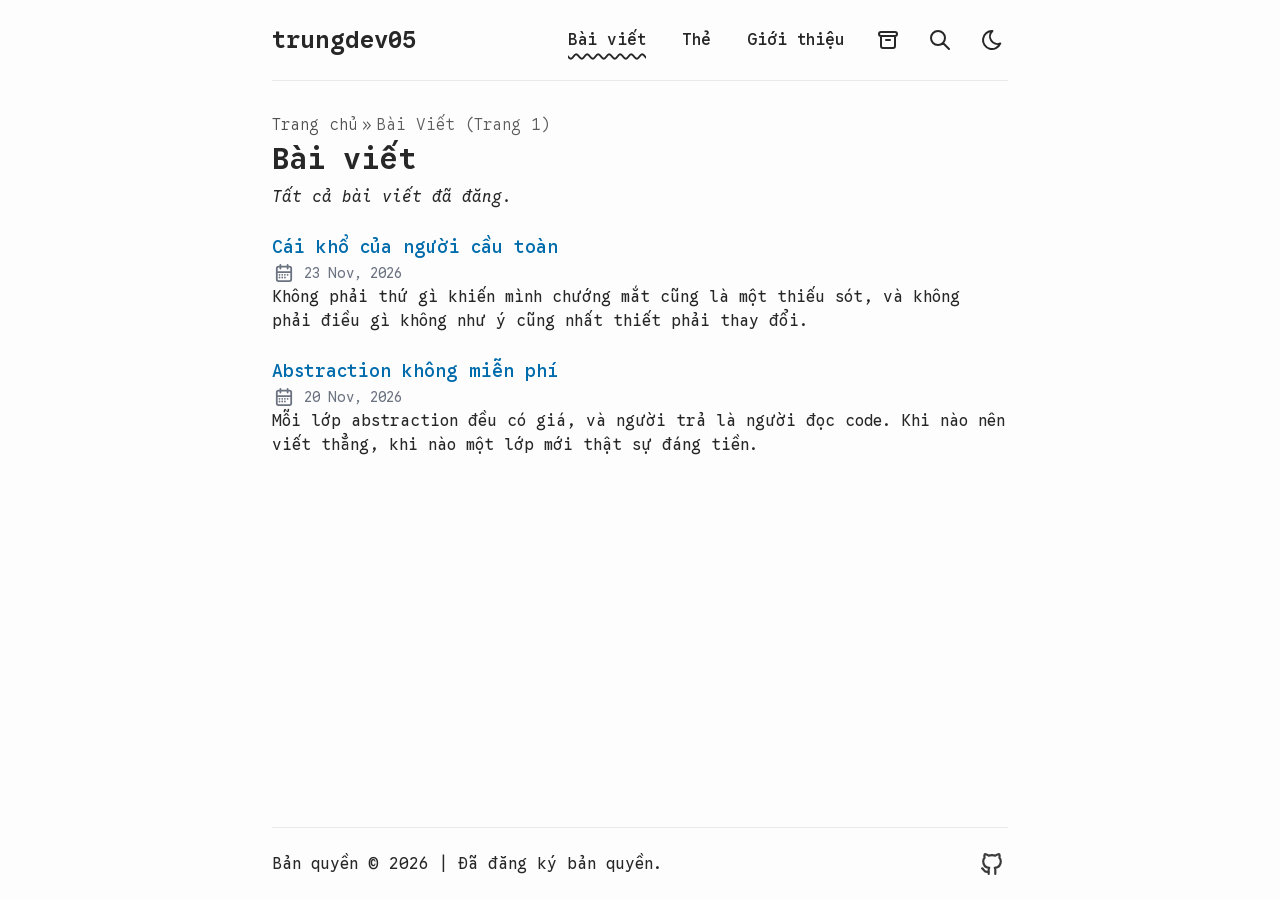
<file: posts/index.html>
<!DOCTYPE html><html dir="ltr" lang="vi" class="overflow-y-scroll scroll-smooth"><head><meta charset="UTF-8"><meta name="viewport" content="width=device-width, initial-scale=1"><link rel="icon" type="image/svg+xml" href="/favicon.svg"><link rel="icon" href="/favicon.ico"><link rel="canonical" href="https://trungdev05.github.io/posts/"><meta name="generator" content="Astro v7.4.8"><!-- Font --><style>@font-face{font-family:"Google Sans Code-1a30c214885cb404";src:url("/_astro/fonts/2213c1e7fbe06cc7.woff") format("woff"), url("/_astro/fonts/b87f789471b4c602.ttf") format("truetype");font-display:swap;font-weight:300;font-style:italic;}@font-face{font-family:"Google Sans Code-1a30c214885cb404";src:url("/_astro/fonts/c487dbd9c215141e.woff") format("woff"), url("/_astro/fonts/bb0c016d60298234.ttf") format("truetype");font-display:swap;font-weight:400;font-style:italic;}@font-face{font-family:"Google Sans Code-1a30c214885cb404";src:url("/_astro/fonts/0976c79a1e97c08d.woff") format("woff"), url("/_astro/fonts/b3e69a4f03324880.ttf") format("truetype");font-display:swap;font-weight:500;font-style:italic;}@font-face{font-family:"Google Sans Code-1a30c214885cb404";src:url("/_astro/fonts/3c46d5a1dde2929d.woff") format("woff"), url("/_astro/fonts/0ff1dfaf1dff21d0.ttf") format("truetype");font-display:swap;font-weight:600;font-style:italic;}@font-face{font-family:"Google Sans Code-1a30c214885cb404";src:url("/_astro/fonts/e9aa617e80052f4b.woff") format("woff"), url("/_astro/fonts/d9a5ad8b8018e5de.ttf") format("truetype");font-display:swap;font-weight:700;font-style:italic;}@font-face{font-family:"Google Sans Code-1a30c214885cb404";src:url("/_astro/fonts/5056f1a50e5e7744.woff") format("woff"), url("/_astro/fonts/3e4dac0d0220e48a.ttf") format("truetype");font-display:swap;font-weight:300;font-style:normal;}@font-face{font-family:"Google Sans Code-1a30c214885cb404";src:url("/_astro/fonts/e734307f8c328338.woff") format("woff"), url("/_astro/fonts/ba3036786bf88603.ttf") format("truetype");font-display:swap;font-weight:400;font-style:normal;}@font-face{font-family:"Google Sans Code-1a30c214885cb404";src:url("/_astro/fonts/dfa89044152f7da4.woff") format("woff"), url("/_astro/fonts/39aec4e7fc7cc077.ttf") format("truetype");font-display:swap;font-weight:500;font-style:normal;}@font-face{font-family:"Google Sans Code-1a30c214885cb404";src:url("/_astro/fonts/8bbd58b325585200.woff") format("woff"), url("/_astro/fonts/b33609507afd910d.ttf") format("truetype");font-display:swap;font-weight:600;font-style:normal;}@font-face{font-family:"Google Sans Code-1a30c214885cb404";src:url("/_astro/fonts/035035a9ddbd14aa.woff") format("woff"), url("/_astro/fonts/50fcf54bf575f53f.ttf") format("truetype");font-display:swap;font-weight:700;font-style:normal;}@font-face{font-family:"Google Sans Code-1a30c214885cb404 fallback: Courier New";src:local("Courier New");font-display:swap;font-weight:300;font-style:italic;size-adjust:99.9837%;ascent-override:96.6157%;descent-override:28.6047%;}@font-face{font-family:"Google Sans Code-1a30c214885cb404 fallback: Courier New";src:local("Courier New");font-display:swap;font-weight:400;font-style:italic;size-adjust:99.9837%;ascent-override:96.6157%;descent-override:28.6047%;}@font-face{font-family:"Google Sans Code-1a30c214885cb404 fallback: Courier New";src:local("Courier New");font-display:swap;font-weight:500;font-style:italic;size-adjust:99.9837%;ascent-override:96.6157%;descent-override:28.6047%;}@font-face{font-family:"Google Sans Code-1a30c214885cb404 fallback: Courier New";src:local("Courier New");font-display:swap;font-weight:600;font-style:italic;size-adjust:99.9837%;ascent-override:96.6157%;descent-override:28.6047%;}@font-face{font-family:"Google Sans Code-1a30c214885cb404 fallback: Courier New";src:local("Courier New");font-display:swap;font-weight:700;font-style:italic;size-adjust:99.9837%;ascent-override:96.6157%;descent-override:28.6047%;}@font-face{font-family:"Google Sans Code-1a30c214885cb404 fallback: Courier New";src:local("Courier New");font-display:swap;font-weight:300;font-style:normal;size-adjust:99.9837%;ascent-override:96.6157%;descent-override:28.6047%;}@font-face{font-family:"Google Sans Code-1a30c214885cb404 fallback: Courier New";src:local("Courier New");font-display:swap;font-weight:400;font-style:normal;size-adjust:99.9837%;ascent-override:96.6157%;descent-override:28.6047%;}@font-face{font-family:"Google Sans Code-1a30c214885cb404 fallback: Courier New";src:local("Courier New");font-display:swap;font-weight:500;font-style:normal;size-adjust:99.9837%;ascent-override:96.6157%;descent-override:28.6047%;}@font-face{font-family:"Google Sans Code-1a30c214885cb404 fallback: Courier New";src:local("Courier New");font-display:swap;font-weight:600;font-style:normal;size-adjust:99.9837%;ascent-override:96.6157%;descent-override:28.6047%;}@font-face{font-family:"Google Sans Code-1a30c214885cb404 fallback: Courier New";src:local("Courier New");font-display:swap;font-weight:700;font-style:normal;size-adjust:99.9837%;ascent-override:96.6157%;descent-override:28.6047%;}:root{--font-google-sans-code:"Google Sans Code-1a30c214885cb404","Google Sans Code-1a30c214885cb404 fallback: Courier New",monospace;}</style><!-- Primary meta --><title>Bài viết | trungdev05</title><meta name="title" content="Bài viết | trungdev05"><meta name="description" content="Blog cá nhân của trungdev05."><meta name="author" content="trungdev05"><link rel="sitemap" href="/sitemap-index.xml"><!-- Open Graph --><meta property="og:type" content="website"><meta property="og:site_name" content="trungdev05"><meta property="og:title" content="Bài viết | trungdev05"><meta property="og:description" content="Blog cá nhân của trungdev05."><meta property="og:url" content="https://trungdev05.github.io/posts/"><meta property="og:image" content="https://trungdev05.github.io/default-og.jpg"><!-- Twitter / X --><meta property="twitter:card" content="summary_large_image"><meta property="twitter:url" content="https://trungdev05.github.io/posts/"><meta property="twitter:title" content="Bài viết | trungdev05"><meta property="twitter:description" content="Blog cá nhân của trungdev05."><meta property="twitter:image" content="https://trungdev05.github.io/default-og.jpg"><!-- RSS autodiscovery --><link rel="alternate" type="application/rss+xml" title="trungdev05" href="https://trungdev05.github.io/rss.xml"><!-- Filled at runtime by theme.ts to match the current background colour --><meta name="theme-color" content=""><!-- Extra head content injected by child layouts (e.g. JSON-LD, article meta) --><!--
      Inline FOUC-prevention script: sets data-theme on <html> before
      the browser paints. Runs synchronously, no defer/async.
    --><script>
      (function () {
        const stored = localStorage.getItem("theme");
        const prefersDark = window.matchMedia(
          "(prefers-color-scheme: dark)"
        ).matches;
        const theme = stored ?? (prefersDark ? "dark" : "light");
        const root = document.firstElementChild;
        root?.setAttribute("data-theme", theme);
        root?.classList.toggle("dark", theme === "dark");
        // Expose value so theme.ts can skip re-detection.
        window.__theme = { value: theme };
      })();
    </script><meta name="astro-view-transitions-enabled" content="true"><meta name="astro-view-transitions-fallback" content="animate"><script type="module" src="/_astro/ClientRouter.astro_astro_type_script_index_0_lang.CnDxeVtR.js"></script><link rel="stylesheet" href="/_astro/Footer.CrSzzP0V.css"><style>@keyframes astroFadeInOut{0%{opacity:1}to{opacity:0}}@keyframes astroFadeIn{0%{opacity:0;mix-blend-mode:plus-lighter}to{opacity:1;mix-blend-mode:plus-lighter}}@keyframes astroFadeOut{0%{opacity:1;mix-blend-mode:plus-lighter}to{opacity:0;mix-blend-mode:plus-lighter}}@keyframes astroSlideFromRight{0%{transform:translate(100%)}}@keyframes astroSlideFromLeft{0%{transform:translate(-100%)}}@keyframes astroSlideToRight{to{transform:translate(100%)}}@keyframes astroSlideToLeft{to{transform:translate(-100%)}}@media (prefers-reduced-motion){::view-transition-group(*),::view-transition-old(*),::view-transition-new(*),[data-astro-transition-scope]{animation:none!important}}
</style><style>[data-astro-transition-scope="astro-jyu37kgb-1"] { view-transition-name: cai-kho-cua-nguoi-cau-toan; }@layer astro { ::view-transition-old(cai-kho-cua-nguoi-cau-toan) { 
	animation-duration: 180ms;
	animation-timing-function: cubic-bezier(0.76, 0, 0.24, 1);
	animation-fill-mode: both;
	animation-name: astroFadeOut; }::view-transition-new(cai-kho-cua-nguoi-cau-toan) { 
	animation-duration: 180ms;
	animation-timing-function: cubic-bezier(0.76, 0, 0.24, 1);
	animation-fill-mode: both;
	animation-name: astroFadeIn; }[data-astro-transition=back]::view-transition-old(cai-kho-cua-nguoi-cau-toan) { 
	animation-duration: 180ms;
	animation-timing-function: cubic-bezier(0.76, 0, 0.24, 1);
	animation-fill-mode: both;
	animation-name: astroFadeOut; }[data-astro-transition=back]::view-transition-new(cai-kho-cua-nguoi-cau-toan) { 
	animation-duration: 180ms;
	animation-timing-function: cubic-bezier(0.76, 0, 0.24, 1);
	animation-fill-mode: both;
	animation-name: astroFadeIn; } }[data-astro-transition-fallback="old"] [data-astro-transition-scope="astro-jyu37kgb-1"],
			[data-astro-transition-fallback="old"][data-astro-transition-scope="astro-jyu37kgb-1"] { 
	animation-duration: 180ms;
	animation-timing-function: cubic-bezier(0.76, 0, 0.24, 1);
	animation-fill-mode: both;
	animation-name: astroFadeOut; }[data-astro-transition-fallback="new"] [data-astro-transition-scope="astro-jyu37kgb-1"],
			[data-astro-transition-fallback="new"][data-astro-transition-scope="astro-jyu37kgb-1"] { 
	animation-duration: 180ms;
	animation-timing-function: cubic-bezier(0.76, 0, 0.24, 1);
	animation-fill-mode: both;
	animation-name: astroFadeIn; }[data-astro-transition=back][data-astro-transition-fallback="old"] [data-astro-transition-scope="astro-jyu37kgb-1"],
			[data-astro-transition=back][data-astro-transition-fallback="old"][data-astro-transition-scope="astro-jyu37kgb-1"] { 
	animation-duration: 180ms;
	animation-timing-function: cubic-bezier(0.76, 0, 0.24, 1);
	animation-fill-mode: both;
	animation-name: astroFadeOut; }[data-astro-transition=back][data-astro-transition-fallback="new"] [data-astro-transition-scope="astro-jyu37kgb-1"],
			[data-astro-transition=back][data-astro-transition-fallback="new"][data-astro-transition-scope="astro-jyu37kgb-1"] { 
	animation-duration: 180ms;
	animation-timing-function: cubic-bezier(0.76, 0, 0.24, 1);
	animation-fill-mode: both;
	animation-name: astroFadeIn; }</style><style>[data-astro-transition-scope="astro-jyu37kgb-2"] { view-transition-name: chi-phi-cua-abstraction; }@layer astro { ::view-transition-old(chi-phi-cua-abstraction) { 
	animation-duration: 180ms;
	animation-timing-function: cubic-bezier(0.76, 0, 0.24, 1);
	animation-fill-mode: both;
	animation-name: astroFadeOut; }::view-transition-new(chi-phi-cua-abstraction) { 
	animation-duration: 180ms;
	animation-timing-function: cubic-bezier(0.76, 0, 0.24, 1);
	animation-fill-mode: both;
	animation-name: astroFadeIn; }[data-astro-transition=back]::view-transition-old(chi-phi-cua-abstraction) { 
	animation-duration: 180ms;
	animation-timing-function: cubic-bezier(0.76, 0, 0.24, 1);
	animation-fill-mode: both;
	animation-name: astroFadeOut; }[data-astro-transition=back]::view-transition-new(chi-phi-cua-abstraction) { 
	animation-duration: 180ms;
	animation-timing-function: cubic-bezier(0.76, 0, 0.24, 1);
	animation-fill-mode: both;
	animation-name: astroFadeIn; } }[data-astro-transition-fallback="old"] [data-astro-transition-scope="astro-jyu37kgb-2"],
			[data-astro-transition-fallback="old"][data-astro-transition-scope="astro-jyu37kgb-2"] { 
	animation-duration: 180ms;
	animation-timing-function: cubic-bezier(0.76, 0, 0.24, 1);
	animation-fill-mode: both;
	animation-name: astroFadeOut; }[data-astro-transition-fallback="new"] [data-astro-transition-scope="astro-jyu37kgb-2"],
			[data-astro-transition-fallback="new"][data-astro-transition-scope="astro-jyu37kgb-2"] { 
	animation-duration: 180ms;
	animation-timing-function: cubic-bezier(0.76, 0, 0.24, 1);
	animation-fill-mode: both;
	animation-name: astroFadeIn; }[data-astro-transition=back][data-astro-transition-fallback="old"] [data-astro-transition-scope="astro-jyu37kgb-2"],
			[data-astro-transition=back][data-astro-transition-fallback="old"][data-astro-transition-scope="astro-jyu37kgb-2"] { 
	animation-duration: 180ms;
	animation-timing-function: cubic-bezier(0.76, 0, 0.24, 1);
	animation-fill-mode: both;
	animation-name: astroFadeOut; }[data-astro-transition=back][data-astro-transition-fallback="new"] [data-astro-transition-scope="astro-jyu37kgb-2"],
			[data-astro-transition=back][data-astro-transition-fallback="new"][data-astro-transition-scope="astro-jyu37kgb-2"] { 
	animation-duration: 180ms;
	animation-timing-function: cubic-bezier(0.76, 0, 0.24, 1);
	animation-fill-mode: both;
	animation-name: astroFadeIn; }</style></head><body class="bg-background font-app text-foreground selection:bg-accent/75 selection:text-accent-foreground flex min-h-svh flex-col"><a id="skip-to-content" href="#main-content" class="bg-background text-accent absolute inset-s-16 -top-full z-50 px-3 py-2 backdrop-blur-lg transition-all focus:top-4">Chuyển đến nội dung</a><header class="app-layout flex flex-col items-center justify-between sm:flex-row"><div class="border-border bg-background relative flex w-full items-baseline justify-between border-b py-4 sm:items-center sm:py-6"><a href="/" class="absolute py-1 text-xl leading-8 font-semibold whitespace-nowrap sm:static sm:my-auto sm:text-2xl sm:leading-none">trungdev05</a><nav id="nav-menu" class="flex w-full flex-col items-center sm:ms-2 sm:flex-row sm:justify-end sm:space-x-4 sm:py-0"><button id="menu-btn" class="focus-outline self-end p-2 sm:hidden" aria-label="Mở menu" aria-expanded="false" aria-controls="menu-items" data-label-open="Mở menu" data-label-close="Đóng menu"><svg width="24" height="24" fill="none" stroke="currentColor" stroke-linecap="round" stroke-linejoin="round" stroke-width="2" class="hidden" viewBox="0 0 24 24" id="close-icon"><path stroke="none" d="M0 0h24v24H0z" /><path d="M18 6 6 18M6 6l12 12" /></svg><svg width="24" height="24" fill="none" stroke="currentColor" stroke-linecap="round" stroke-linejoin="round" stroke-width="2" class="icon icon-tabler icons-tabler-outline icon-tabler-menu-deep" viewBox="0 0 24 24" id="menu-icon"><path stroke="none" d="M0 0h24v24H0z" /><path d="M4 6h16M7 12h13M10 18h10" /></svg></button><ul id="menu-items" class="[&amp;&gt;li&gt;a]:hover:text-accent mt-4 hidden w-44 grid-cols-2 place-content-center gap-2 sm:mt-0 sm:flex sm:w-auto sm:gap-x-5 sm:gap-y-0 sm:[&amp;&gt;li]:h-8 [&amp;&gt;li&gt;a]:block [&amp;&gt;li&gt;a]:px-4 [&amp;&gt;li&gt;a]:py-3 [&amp;&gt;li&gt;a]:text-center [&amp;&gt;li&gt;a]:font-medium sm:[&amp;&gt;li&gt;a]:px-2 sm:[&amp;&gt;li&gt;a]:py-1"><li class="col-span-2"><a href="/posts/" class="active-nav">Bài viết</a></li><li class="col-span-2"><a href="/tags/">Thẻ</a></li><li class="col-span-2"><a href="/about/">Giới thiệu</a></li><li class="col-span-2"><a href="/archives/" title="Lưu trữ" aria-label="Lưu trữ" class="group inline-flex items-center gap-1 hover:text-accent focus-outline flex size-full justify-center p-3 sm:relative sm:size-8 sm:p-0"><svg width="24" height="24" fill="none" stroke="currentColor" stroke-linecap="round" stroke-linejoin="round" stroke-width="2" class="hidden sm:absolute sm:top-1/2 sm:left-1/2 sm:block sm:size-6 sm:-translate-x-1/2 sm:-translate-y-1/2" viewBox="0 0 24 24"><path stroke="none" d="M0 0h24v24H0z" /><path d="M3 6a2 2 0 0 1 2-2h14a2 2 0 0 1 2 2 2 2 0 0 1-2 2H5a2 2 0 0 1-2-2M5 8v10a2 2 0 0 0 2 2h10a2 2 0 0 0 2-2V8M10 12h4" /></svg><span class="sm:sr-only">Lưu trữ</span></a></li><li class="col-span-1 flex items-center justify-center"><a href="/search/" title="Tìm kiếm" aria-label="Tìm kiếm" class="group inline-flex items-center gap-1 hover:text-accent focus-outline relative size-8"><svg width="24" height="24" fill="none" stroke="currentColor" stroke-linecap="round" stroke-linejoin="round" stroke-width="2" class="absolute top-1/2 left-1/2 size-6 -translate-x-1/2 -translate-y-1/2" viewBox="0 0 24 24"><path stroke="none" d="M0 0h24v24H0z" /><path d="M3 10a7 7 0 1 0 14 0 7 7 0 1 0-14 0M21 21l-6-6" /></svg><span class="sr-only">Tìm kiếm</span></a></li><li class="col-span-1 flex items-center justify-center"><button id="theme-btn" class="focus-outline hover:[&amp;&gt;svg]:stroke-accent relative size-12 p-4 sm:size-8" title="Đổi giao diện sáng/tối" aria-label="auto" aria-live="polite"><svg width="24" height="24" fill="none" stroke="currentColor" stroke-linecap="round" stroke-linejoin="round" stroke-width="2" class="absolute top-[50%] left-[50%] translate-[-50%] scale-100 rotate-0 transition-all dark:scale-0 dark:-rotate-90" viewBox="0 0 24 24"><path stroke="none" d="M0 0h24v24H0z" /><path d="M12 3h.393a7.5 7.5 0 0 0 7.92 12.446A9 9 0 1 1 12 2.992z" /></svg><svg width="24" height="24" fill="none" stroke="currentColor" stroke-linecap="round" stroke-linejoin="round" stroke-width="2" class="absolute top-[50%] left-[50%] translate-[-50%] scale-0 rotate-90 transition-all dark:scale-100 dark:rotate-0" viewBox="0 0 24 24"><path stroke="none" d="M0 0h24v24H0z" /><path d="M14.828 14.828a4 4 0 1 0-5.656-5.656 4 4 0 0 0 5.656 5.656M6.343 17.657l-1.414 1.414M6.343 6.343 4.929 4.929M17.657 6.343l1.414-1.414M17.657 17.657l1.414 1.414M4 12H2M12 4V2M20 12h2M12 20v2" /></svg></button></li></ul></nav></div></header><script type="module">function e(){let e=document.querySelector(`#menu-btn`),t=document.querySelector(`#menu-items`),n=document.querySelector(`#menu-icon`),r=document.querySelector(`#close-icon`);if(!e||!t||!n||!r)return;let i=e.dataset.labelOpen??`Open menu`,a=e.dataset.labelClose??`Close menu`;e.addEventListener(`click`,()=>{let o=e.getAttribute(`aria-expanded`)===`true`;e.setAttribute(`aria-expanded`,o?`false`:`true`),e.setAttribute(`aria-label`,o?i:a),t.classList.toggle(`hidden`),t.classList.toggle(`grid`),n.classList.toggle(`hidden`),r.classList.toggle(`hidden`)})}function t(){let e=document.getElementById(`skip-to-content`);e&&e.addEventListener(`click`,e=>{if(e.defaultPrevented||e.metaKey||e.ctrlKey||e.shiftKey||e.button!==0)return;e.preventDefault();let t=document.getElementById(`main-content`);t&&(t.setAttribute(`tabindex`,`-1`),t.addEventListener(`blur`,()=>t.removeAttribute(`tabindex`),{once:!0}),t.focus(),t.scrollIntoView({behavior:`smooth`}))})}e(),document.addEventListener(`astro:after-swap`,e),t(),document.addEventListener(`astro:after-swap`,t);</script><nav class="app-layout mt-8 mb-1" aria-label="breadcrumb"><ul class="flex flex-wrap items-center gap-x-1 font-light [&amp;&gt;li:not(:last-child)&gt;a]:hover:opacity-100"><li class="flex items-center gap-x-1"><a href="/" class="opacity-80">Trang chủ</a><span aria-hidden="true" class="opacity-80">&raquo;</span></li><li><span class="capitalize opacity-75" aria-current="page">Bài viết (trang 1)</span></li></ul></nav><main data-backUrl="/posts/" id="main-content" class="app-layout pb-4"><h1 class="text-2xl font-semibold sm:text-3xl">Bài viết</h1><p class="mt-2 mb-6 italic">Tất cả bài viết đã đăng.</p><ul><li class="my-6"><a href="/posts/cai-kho-cua-nguoi-cau-toan/" class="text-accent inline-block text-lg font-medium decoration-dashed underline-offset-4 hover:underline focus-visible:no-underline focus-visible:underline-offset-0"><h2 data-astro-transition-scope="astro-jyu37kgb-1">Cái khổ của người cầu toàn</h2></a><div class="text-muted-foreground flex items-center gap-x-2"><svg width="24" height="24" fill="none" stroke="currentColor" stroke-linecap="round" stroke-linejoin="round" stroke-width="2" class="inline-block size-6 min-w-5.5 scale-90" viewBox="0 0 24 24"><path stroke="none" d="M0 0h24v24H0z" /><path d="M4 7a2 2 0 0 1 2-2h12a2 2 0 0 1 2 2v12a2 2 0 0 1-2 2H6a2 2 0 0 1-2-2zM16 3v4M8 3v4M4 11h16M7 14h.013M10.01 14h.005M13.01 14h.005M16.015 14h.005M13.015 17h.005M7.01 17h.005M10.01 17h.005" /></svg><time class="text-sm" datetime="2026-11-22T18:07:04.000Z">23 Nov, 2026</time></div><p>Không phải thứ gì khiến mình chướng mắt cũng là một thiếu sót, và không phải điều gì không như ý cũng nhất thiết phải thay đổi.</p></li><li class="my-6"><a href="/posts/chi-phi-cua-abstraction/" class="text-accent inline-block text-lg font-medium decoration-dashed underline-offset-4 hover:underline focus-visible:no-underline focus-visible:underline-offset-0"><h2 data-astro-transition-scope="astro-jyu37kgb-2">Abstraction không miễn phí</h2></a><div class="text-muted-foreground flex items-center gap-x-2"><svg width="24" height="24" fill="none" stroke="currentColor" stroke-linecap="round" stroke-linejoin="round" stroke-width="2" class="inline-block size-6 min-w-5.5 scale-90" viewBox="0 0 24 24"><path stroke="none" d="M0 0h24v24H0z" /><path d="M4 7a2 2 0 0 1 2-2h12a2 2 0 0 1 2 2v12a2 2 0 0 1-2 2H6a2 2 0 0 1-2-2zM16 3v4M8 3v4M4 11h16M7 14h.013M10.01 14h.005M13.01 14h.005M16.015 14h.005M13.015 17h.005M7.01 17h.005M10.01 17h.005" /></svg><time class="text-sm" datetime="2026-11-20T08:07:52.000Z">20 Nov, 2026</time></div><p>Mỗi lớp abstraction đều có giá, và người trả là người đọc code. Khi nào nên viết thẳng, khi nào một lớp mới thật sự đáng tiền.</p></li></ul></main><script type="module">document.addEventListener(`astro:page-load`,()=>{let e=document.querySelector(`#main-content`)?.dataset?.backurl;e&&sessionStorage.setItem(`backUrl`,e)});</script><footer class="app-layout mt-auto"><div class="border-border flex flex-col items-center justify-between border-t py-6 sm:flex-row-reverse sm:py-4"><div class="flex flex-wrap items-center gap-1"><a href="https://github.com/trungdev05" title="trungdev05 on Github" class="group inline-flex items-center gap-1 hover:text-accent p-2 hover:rotate-6 sm:p-1"><svg width="24" height="24" fill="none" stroke="currentColor" stroke-linecap="round" stroke-linejoin="round" stroke-width="2" class="inline-block size-6 scale-125 fill-transparent stroke-current stroke-2 opacity-90 group-hover:fill-transparent sm:scale-110" viewBox="0 0 24 24"><path stroke="none" d="M0 0h24v24H0z" /><path d="M9 19c-4.3 1.4-4.3-2.5-6-3m12 5v-3.5c0-1 .1-1.4-.5-2 2.8-.3 5.5-1.4 5.5-6a4.6 4.6 0 0 0-1.3-3.2 4.2 4.2 0 0 0-.1-3.2s-1.1-.3-3.5 1.3a12.3 12.3 0 0 0-6.2 0C6.5 2.8 5.4 3.1 5.4 3.1a4.2 4.2 0 0 0-.1 3.2A4.6 4.6 0 0 0 4 9.5c0 4.6 2.7 5.7 5.5 6-.6.6-.6 1.2-.5 2V21" /></svg><span class="sr-only">trungdev05 on Github</span></a></div><div class="my-2 flex flex-col items-center whitespace-nowrap sm:flex-row"><span>Bản quyền &#169; 2026</span><span class="hidden sm:inline">&nbsp;|&nbsp;</span><span>Đã đăng ký bản quyền.</span></div></div></footer><script type="module">var e=`theme`,t=`light`,n=`dark`;function r(){return localStorage.getItem(e)||(window.matchMedia(`(prefers-color-scheme: dark)`).matches?n:t)}var i=window.__theme?.value??r();function a(){localStorage.setItem(e,i),o()}function o(){let e=document.firstElementChild;e?.setAttribute(`data-theme`,i),e?.classList.toggle(`dark`,i===n),document.querySelector(`#theme-btn`)?.setAttribute(`aria-label`,i);let t=window.getComputedStyle(document.body).backgroundColor;document.querySelector(`meta[name='theme-color']`)?.setAttribute(`content`,t)}function s(){o(),document.querySelector(`#theme-btn`)?.addEventListener(`click`,()=>{i=i===t?n:t,a()})}s(),document.addEventListener(`astro:after-swap`,s),document.addEventListener(`astro:before-swap`,e=>{let t=document.querySelector(`meta[name='theme-color']`)?.getAttribute(`content`);t&&e.newDocument.querySelector(`meta[name='theme-color']`)?.setAttribute(`content`,t)}),window.matchMedia(`(prefers-color-scheme: dark)`).addEventListener(`change`,({matches:e})=>{i=e?n:t,a()});</script></body></html>
</file>
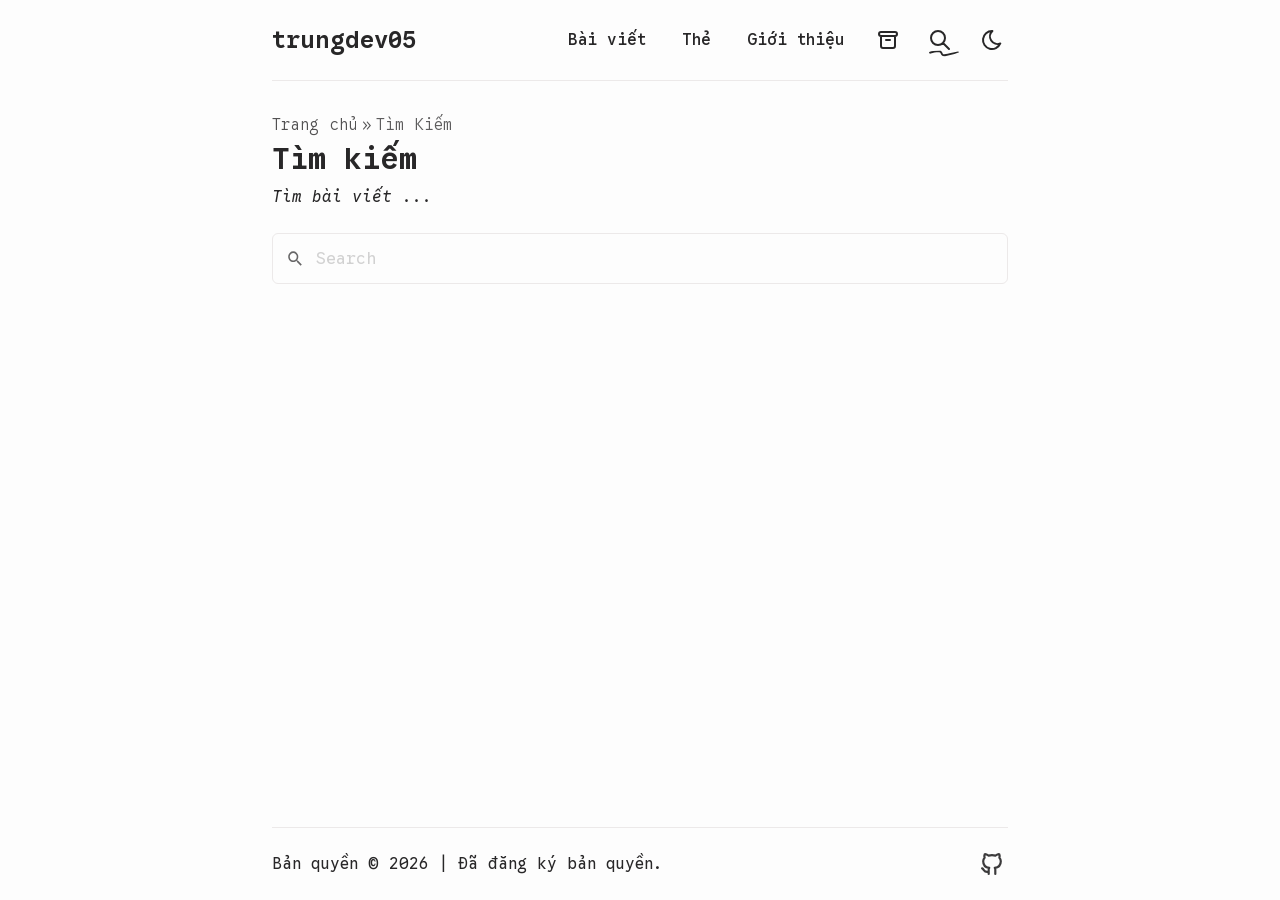
<file: search/index.html>
<!DOCTYPE html><html dir="ltr" lang="vi" class="overflow-y-scroll scroll-smooth"><head><meta charset="UTF-8"><meta name="viewport" content="width=device-width, initial-scale=1"><link rel="icon" type="image/svg+xml" href="/favicon.svg"><link rel="icon" href="/favicon.ico"><link rel="canonical" href="https://trungdev05.github.io/search/"><meta name="generator" content="Astro v7.4.8"><!-- Font --><style>@font-face{font-family:"Google Sans Code-1a30c214885cb404";src:url("/_astro/fonts/2213c1e7fbe06cc7.woff") format("woff"), url("/_astro/fonts/b87f789471b4c602.ttf") format("truetype");font-display:swap;font-weight:300;font-style:italic;}@font-face{font-family:"Google Sans Code-1a30c214885cb404";src:url("/_astro/fonts/c487dbd9c215141e.woff") format("woff"), url("/_astro/fonts/bb0c016d60298234.ttf") format("truetype");font-display:swap;font-weight:400;font-style:italic;}@font-face{font-family:"Google Sans Code-1a30c214885cb404";src:url("/_astro/fonts/0976c79a1e97c08d.woff") format("woff"), url("/_astro/fonts/b3e69a4f03324880.ttf") format("truetype");font-display:swap;font-weight:500;font-style:italic;}@font-face{font-family:"Google Sans Code-1a30c214885cb404";src:url("/_astro/fonts/3c46d5a1dde2929d.woff") format("woff"), url("/_astro/fonts/0ff1dfaf1dff21d0.ttf") format("truetype");font-display:swap;font-weight:600;font-style:italic;}@font-face{font-family:"Google Sans Code-1a30c214885cb404";src:url("/_astro/fonts/e9aa617e80052f4b.woff") format("woff"), url("/_astro/fonts/d9a5ad8b8018e5de.ttf") format("truetype");font-display:swap;font-weight:700;font-style:italic;}@font-face{font-family:"Google Sans Code-1a30c214885cb404";src:url("/_astro/fonts/5056f1a50e5e7744.woff") format("woff"), url("/_astro/fonts/3e4dac0d0220e48a.ttf") format("truetype");font-display:swap;font-weight:300;font-style:normal;}@font-face{font-family:"Google Sans Code-1a30c214885cb404";src:url("/_astro/fonts/e734307f8c328338.woff") format("woff"), url("/_astro/fonts/ba3036786bf88603.ttf") format("truetype");font-display:swap;font-weight:400;font-style:normal;}@font-face{font-family:"Google Sans Code-1a30c214885cb404";src:url("/_astro/fonts/dfa89044152f7da4.woff") format("woff"), url("/_astro/fonts/39aec4e7fc7cc077.ttf") format("truetype");font-display:swap;font-weight:500;font-style:normal;}@font-face{font-family:"Google Sans Code-1a30c214885cb404";src:url("/_astro/fonts/8bbd58b325585200.woff") format("woff"), url("/_astro/fonts/b33609507afd910d.ttf") format("truetype");font-display:swap;font-weight:600;font-style:normal;}@font-face{font-family:"Google Sans Code-1a30c214885cb404";src:url("/_astro/fonts/035035a9ddbd14aa.woff") format("woff"), url("/_astro/fonts/50fcf54bf575f53f.ttf") format("truetype");font-display:swap;font-weight:700;font-style:normal;}@font-face{font-family:"Google Sans Code-1a30c214885cb404 fallback: Courier New";src:local("Courier New");font-display:swap;font-weight:300;font-style:italic;size-adjust:99.9837%;ascent-override:96.6157%;descent-override:28.6047%;}@font-face{font-family:"Google Sans Code-1a30c214885cb404 fallback: Courier New";src:local("Courier New");font-display:swap;font-weight:400;font-style:italic;size-adjust:99.9837%;ascent-override:96.6157%;descent-override:28.6047%;}@font-face{font-family:"Google Sans Code-1a30c214885cb404 fallback: Courier New";src:local("Courier New");font-display:swap;font-weight:500;font-style:italic;size-adjust:99.9837%;ascent-override:96.6157%;descent-override:28.6047%;}@font-face{font-family:"Google Sans Code-1a30c214885cb404 fallback: Courier New";src:local("Courier New");font-display:swap;font-weight:600;font-style:italic;size-adjust:99.9837%;ascent-override:96.6157%;descent-override:28.6047%;}@font-face{font-family:"Google Sans Code-1a30c214885cb404 fallback: Courier New";src:local("Courier New");font-display:swap;font-weight:700;font-style:italic;size-adjust:99.9837%;ascent-override:96.6157%;descent-override:28.6047%;}@font-face{font-family:"Google Sans Code-1a30c214885cb404 fallback: Courier New";src:local("Courier New");font-display:swap;font-weight:300;font-style:normal;size-adjust:99.9837%;ascent-override:96.6157%;descent-override:28.6047%;}@font-face{font-family:"Google Sans Code-1a30c214885cb404 fallback: Courier New";src:local("Courier New");font-display:swap;font-weight:400;font-style:normal;size-adjust:99.9837%;ascent-override:96.6157%;descent-override:28.6047%;}@font-face{font-family:"Google Sans Code-1a30c214885cb404 fallback: Courier New";src:local("Courier New");font-display:swap;font-weight:500;font-style:normal;size-adjust:99.9837%;ascent-override:96.6157%;descent-override:28.6047%;}@font-face{font-family:"Google Sans Code-1a30c214885cb404 fallback: Courier New";src:local("Courier New");font-display:swap;font-weight:600;font-style:normal;size-adjust:99.9837%;ascent-override:96.6157%;descent-override:28.6047%;}@font-face{font-family:"Google Sans Code-1a30c214885cb404 fallback: Courier New";src:local("Courier New");font-display:swap;font-weight:700;font-style:normal;size-adjust:99.9837%;ascent-override:96.6157%;descent-override:28.6047%;}:root{--font-google-sans-code:"Google Sans Code-1a30c214885cb404","Google Sans Code-1a30c214885cb404 fallback: Courier New",monospace;}</style><!-- Primary meta --><title>Tìm kiếm | trungdev05</title><meta name="title" content="Tìm kiếm | trungdev05"><meta name="description" content="Blog cá nhân của trungdev05."><meta name="author" content="trungdev05"><link rel="sitemap" href="/sitemap-index.xml"><!-- Open Graph --><meta property="og:type" content="website"><meta property="og:site_name" content="trungdev05"><meta property="og:title" content="Tìm kiếm | trungdev05"><meta property="og:description" content="Blog cá nhân của trungdev05."><meta property="og:url" content="https://trungdev05.github.io/search/"><meta property="og:image" content="https://trungdev05.github.io/default-og.jpg"><!-- Twitter / X --><meta property="twitter:card" content="summary_large_image"><meta property="twitter:url" content="https://trungdev05.github.io/search/"><meta property="twitter:title" content="Tìm kiếm | trungdev05"><meta property="twitter:description" content="Blog cá nhân của trungdev05."><meta property="twitter:image" content="https://trungdev05.github.io/default-og.jpg"><!-- RSS autodiscovery --><link rel="alternate" type="application/rss+xml" title="trungdev05" href="https://trungdev05.github.io/rss.xml"><!-- Filled at runtime by theme.ts to match the current background colour --><meta name="theme-color" content=""><!-- Extra head content injected by child layouts (e.g. JSON-LD, article meta) --><!--
      Inline FOUC-prevention script: sets data-theme on <html> before
      the browser paints. Runs synchronously, no defer/async.
    --><script>
      (function () {
        const stored = localStorage.getItem("theme");
        const prefersDark = window.matchMedia(
          "(prefers-color-scheme: dark)"
        ).matches;
        const theme = stored ?? (prefersDark ? "dark" : "light");
        const root = document.firstElementChild;
        root?.setAttribute("data-theme", theme);
        root?.classList.toggle("dark", theme === "dark");
        // Expose value so theme.ts can skip re-detection.
        window.__theme = { value: theme };
      })();
    </script><meta name="astro-view-transitions-enabled" content="true"><meta name="astro-view-transitions-fallback" content="animate"><script type="module" src="/_astro/ClientRouter.astro_astro_type_script_index_0_lang.CnDxeVtR.js"></script><style>@keyframes astroFadeInOut{0%{opacity:1}to{opacity:0}}@keyframes astroFadeIn{0%{opacity:0;mix-blend-mode:plus-lighter}to{opacity:1;mix-blend-mode:plus-lighter}}@keyframes astroFadeOut{0%{opacity:1;mix-blend-mode:plus-lighter}to{opacity:0;mix-blend-mode:plus-lighter}}@keyframes astroSlideFromRight{0%{transform:translate(100%)}}@keyframes astroSlideFromLeft{0%{transform:translate(-100%)}}@keyframes astroSlideToRight{to{transform:translate(100%)}}@keyframes astroSlideToLeft{to{transform:translate(-100%)}}@media (prefers-reduced-motion){::view-transition-group(*),::view-transition-old(*),::view-transition-new(*),[data-astro-transition-scope]{animation:none!important}}
</style><link rel="stylesheet" href="/_astro/search.DvtA733I.css"><link rel="stylesheet" href="/_astro/Footer.CrSzzP0V.css"></head><body class="bg-background font-app text-foreground selection:bg-accent/75 selection:text-accent-foreground flex min-h-svh flex-col"><a id="skip-to-content" href="#main-content" class="bg-background text-accent absolute inset-s-16 -top-full z-50 px-3 py-2 backdrop-blur-lg transition-all focus:top-4">Chuyển đến nội dung</a><header class="app-layout flex flex-col items-center justify-between sm:flex-row"><div class="border-border bg-background relative flex w-full items-baseline justify-between border-b py-4 sm:items-center sm:py-6"><a href="/" class="absolute py-1 text-xl leading-8 font-semibold whitespace-nowrap sm:static sm:my-auto sm:text-2xl sm:leading-none">trungdev05</a><nav id="nav-menu" class="flex w-full flex-col items-center sm:ms-2 sm:flex-row sm:justify-end sm:space-x-4 sm:py-0"><button id="menu-btn" class="focus-outline self-end p-2 sm:hidden" aria-label="Mở menu" aria-expanded="false" aria-controls="menu-items" data-label-open="Mở menu" data-label-close="Đóng menu"><svg width="24" height="24" fill="none" stroke="currentColor" stroke-linecap="round" stroke-linejoin="round" stroke-width="2" class="hidden" viewBox="0 0 24 24" id="close-icon"><path stroke="none" d="M0 0h24v24H0z" /><path d="M18 6 6 18M6 6l12 12" /></svg><svg width="24" height="24" fill="none" stroke="currentColor" stroke-linecap="round" stroke-linejoin="round" stroke-width="2" class="icon icon-tabler icons-tabler-outline icon-tabler-menu-deep" viewBox="0 0 24 24" id="menu-icon"><path stroke="none" d="M0 0h24v24H0z" /><path d="M4 6h16M7 12h13M10 18h10" /></svg></button><ul id="menu-items" class="[&amp;&gt;li&gt;a]:hover:text-accent mt-4 hidden w-44 grid-cols-2 place-content-center gap-2 sm:mt-0 sm:flex sm:w-auto sm:gap-x-5 sm:gap-y-0 sm:[&amp;&gt;li]:h-8 [&amp;&gt;li&gt;a]:block [&amp;&gt;li&gt;a]:px-4 [&amp;&gt;li&gt;a]:py-3 [&amp;&gt;li&gt;a]:text-center [&amp;&gt;li&gt;a]:font-medium sm:[&amp;&gt;li&gt;a]:px-2 sm:[&amp;&gt;li&gt;a]:py-1"><li class="col-span-2"><a href="/posts/">Bài viết</a></li><li class="col-span-2"><a href="/tags/">Thẻ</a></li><li class="col-span-2"><a href="/about/">Giới thiệu</a></li><li class="col-span-2"><a href="/archives/" title="Lưu trữ" aria-label="Lưu trữ" class="group inline-flex items-center gap-1 hover:text-accent focus-outline flex size-full justify-center p-3 sm:relative sm:size-8 sm:p-0"><svg width="24" height="24" fill="none" stroke="currentColor" stroke-linecap="round" stroke-linejoin="round" stroke-width="2" class="hidden sm:absolute sm:top-1/2 sm:left-1/2 sm:block sm:size-6 sm:-translate-x-1/2 sm:-translate-y-1/2" viewBox="0 0 24 24"><path stroke="none" d="M0 0h24v24H0z" /><path d="M3 6a2 2 0 0 1 2-2h14a2 2 0 0 1 2 2 2 2 0 0 1-2 2H5a2 2 0 0 1-2-2M5 8v10a2 2 0 0 0 2 2h10a2 2 0 0 0 2-2V8M10 12h4" /></svg><span class="sm:sr-only">Lưu trữ</span></a></li><li class="col-span-1 flex items-center justify-center"><a href="/search/" title="Tìm kiếm" aria-label="Tìm kiếm" class="group inline-flex items-center gap-1 hover:text-accent focus-outline relative size-8"><svg width="24" height="24" fill="none" stroke="currentColor" stroke-linecap="round" stroke-linejoin="round" stroke-width="2" class="absolute top-1/2 left-1/2 size-6 -translate-x-1/2 -translate-y-1/2" viewBox="0 0 24 24"><path stroke="none" d="M0 0h24v24H0z" /><path d="M3 10a7 7 0 1 0 14 0 7 7 0 1 0-14 0M21 21l-6-6" /></svg><span class="sr-only">Tìm kiếm</span><svg fill="none" viewBox="0 0 181 35" aria-hidden="true" class="absolute bottom-0 w-6 scale-125 max-sm:inset-s-2"><path fill="currentColor" d="M92.195 34.97c-10.777.476-17.646-4.837-21.224-14.728-2.49-6.896-7.027-9.675-14.37-9.56-15.843.23-31.27 2.462-45.983 8.48-4.48 1.829-7.142-.532-9.732-3.009C-1.261 14.08.67 9.905 4.779 8.594c6.812-2.174 13.725-4.52 20.766-5.413C38.197 1.583 50.991.993 63.715.042c7.027-.518 11.263 3.787 14.64 9.128 1.303 2.045 1.961 4.521 2.877 6.81 2.863 7.156 4.094 8.552 11.736 7.314 12.737-2.044 25.318-5.082 37.984-7.645 14.712-2.994 29.425-6.047 44.195-8.782 1.774-.331 3.892 1.267 5.853 1.958-1.03 1.483-1.746 3.8-3.12 4.29-8.029 2.894-16.115 5.73-24.359 7.876-16.759 4.362-33.618 8.307-50.463 12.31-3.55.849-7.242 1.137-10.863 1.684z" /></svg></a></li><li class="col-span-1 flex items-center justify-center"><button id="theme-btn" class="focus-outline hover:[&amp;&gt;svg]:stroke-accent relative size-12 p-4 sm:size-8" title="Đổi giao diện sáng/tối" aria-label="auto" aria-live="polite"><svg width="24" height="24" fill="none" stroke="currentColor" stroke-linecap="round" stroke-linejoin="round" stroke-width="2" class="absolute top-[50%] left-[50%] translate-[-50%] scale-100 rotate-0 transition-all dark:scale-0 dark:-rotate-90" viewBox="0 0 24 24"><path stroke="none" d="M0 0h24v24H0z" /><path d="M12 3h.393a7.5 7.5 0 0 0 7.92 12.446A9 9 0 1 1 12 2.992z" /></svg><svg width="24" height="24" fill="none" stroke="currentColor" stroke-linecap="round" stroke-linejoin="round" stroke-width="2" class="absolute top-[50%] left-[50%] translate-[-50%] scale-0 rotate-90 transition-all dark:scale-100 dark:rotate-0" viewBox="0 0 24 24"><path stroke="none" d="M0 0h24v24H0z" /><path d="M14.828 14.828a4 4 0 1 0-5.656-5.656 4 4 0 0 0 5.656 5.656M6.343 17.657l-1.414 1.414M6.343 6.343 4.929 4.929M17.657 6.343l1.414-1.414M17.657 17.657l1.414 1.414M4 12H2M12 4V2M20 12h2M12 20v2" /></svg></button></li></ul></nav></div></header><script type="module">function e(){let e=document.querySelector(`#menu-btn`),t=document.querySelector(`#menu-items`),n=document.querySelector(`#menu-icon`),r=document.querySelector(`#close-icon`);if(!e||!t||!n||!r)return;let i=e.dataset.labelOpen??`Open menu`,a=e.dataset.labelClose??`Close menu`;e.addEventListener(`click`,()=>{let o=e.getAttribute(`aria-expanded`)===`true`;e.setAttribute(`aria-expanded`,o?`false`:`true`),e.setAttribute(`aria-label`,o?i:a),t.classList.toggle(`hidden`),t.classList.toggle(`grid`),n.classList.toggle(`hidden`),r.classList.toggle(`hidden`)})}function t(){let e=document.getElementById(`skip-to-content`);e&&e.addEventListener(`click`,e=>{if(e.defaultPrevented||e.metaKey||e.ctrlKey||e.shiftKey||e.button!==0)return;e.preventDefault();let t=document.getElementById(`main-content`);t&&(t.setAttribute(`tabindex`,`-1`),t.addEventListener(`blur`,()=>t.removeAttribute(`tabindex`),{once:!0}),t.focus(),t.scrollIntoView({behavior:`smooth`}))})}e(),document.addEventListener(`astro:after-swap`,e),t(),document.addEventListener(`astro:after-swap`,t);</script><nav class="app-layout mt-8 mb-1" aria-label="breadcrumb"><ul class="flex flex-wrap items-center gap-x-1 font-light [&amp;&gt;li:not(:last-child)&gt;a]:hover:opacity-100"><li class="flex items-center gap-x-1"><a href="/" class="opacity-80">Trang chủ</a><span aria-hidden="true" class="opacity-80">&raquo;</span></li><li><span class="capitalize opacity-75" aria-current="page">Tìm kiếm</span></li></ul></nav><main data-backUrl="/search/" id="main-content" class="app-layout pb-4"><h1 class="text-2xl font-semibold sm:text-3xl">Tìm kiếm</h1><p class="mt-2 mb-6 italic">Tìm bài viết ...</p><div data-astro-transition-persist="astro-637jddtz-1" id="pagefind-search" data-backurl="/search/" data-bundle-path="/pagefind/"></div></main><script type="module">document.addEventListener(`astro:page-load`,()=>{let e=document.querySelector(`#main-content`)?.dataset?.backurl;e&&sessionStorage.setItem(`backUrl`,e)});</script><footer class="app-layout mt-auto"><div class="border-border flex flex-col items-center justify-between border-t py-6 sm:flex-row-reverse sm:py-4"><div class="flex flex-wrap items-center gap-1"><a href="https://github.com/trungdev05" title="trungdev05 on Github" class="group inline-flex items-center gap-1 hover:text-accent p-2 hover:rotate-6 sm:p-1"><svg width="24" height="24" fill="none" stroke="currentColor" stroke-linecap="round" stroke-linejoin="round" stroke-width="2" class="inline-block size-6 scale-125 fill-transparent stroke-current stroke-2 opacity-90 group-hover:fill-transparent sm:scale-110" viewBox="0 0 24 24"><path stroke="none" d="M0 0h24v24H0z" /><path d="M9 19c-4.3 1.4-4.3-2.5-6-3m12 5v-3.5c0-1 .1-1.4-.5-2 2.8-.3 5.5-1.4 5.5-6a4.6 4.6 0 0 0-1.3-3.2 4.2 4.2 0 0 0-.1-3.2s-1.1-.3-3.5 1.3a12.3 12.3 0 0 0-6.2 0C6.5 2.8 5.4 3.1 5.4 3.1a4.2 4.2 0 0 0-.1 3.2A4.6 4.6 0 0 0 4 9.5c0 4.6 2.7 5.7 5.5 6-.6.6-.6 1.2-.5 2V21" /></svg><span class="sr-only">trungdev05 on Github</span></a></div><div class="my-2 flex flex-col items-center whitespace-nowrap sm:flex-row"><span>Bản quyền &#169; 2026</span><span class="hidden sm:inline">&nbsp;|&nbsp;</span><span>Đã đăng ký bản quyền.</span></div></div></footer><script type="module">var e=`theme`,t=`light`,n=`dark`;function r(){return localStorage.getItem(e)||(window.matchMedia(`(prefers-color-scheme: dark)`).matches?n:t)}var i=window.__theme?.value??r();function a(){localStorage.setItem(e,i),o()}function o(){let e=document.firstElementChild;e?.setAttribute(`data-theme`,i),e?.classList.toggle(`dark`,i===n),document.querySelector(`#theme-btn`)?.setAttribute(`aria-label`,i);let t=window.getComputedStyle(document.body).backgroundColor;document.querySelector(`meta[name='theme-color']`)?.setAttribute(`content`,t)}function s(){o(),document.querySelector(`#theme-btn`)?.addEventListener(`click`,()=>{i=i===t?n:t,a()})}s(),document.addEventListener(`astro:after-swap`,s),document.addEventListener(`astro:before-swap`,e=>{let t=document.querySelector(`meta[name='theme-color']`)?.getAttribute(`content`);t&&e.newDocument.querySelector(`meta[name='theme-color']`)?.setAttribute(`content`,t)}),window.matchMedia(`(prefers-color-scheme: dark)`).addEventListener(`change`,({matches:e})=>{i=e?n:t,a()});</script></body></html><script type="module" src="/_astro/search.astro_astro_type_script_index_0_lang.CGQA9gSK.js"></script>
</file>
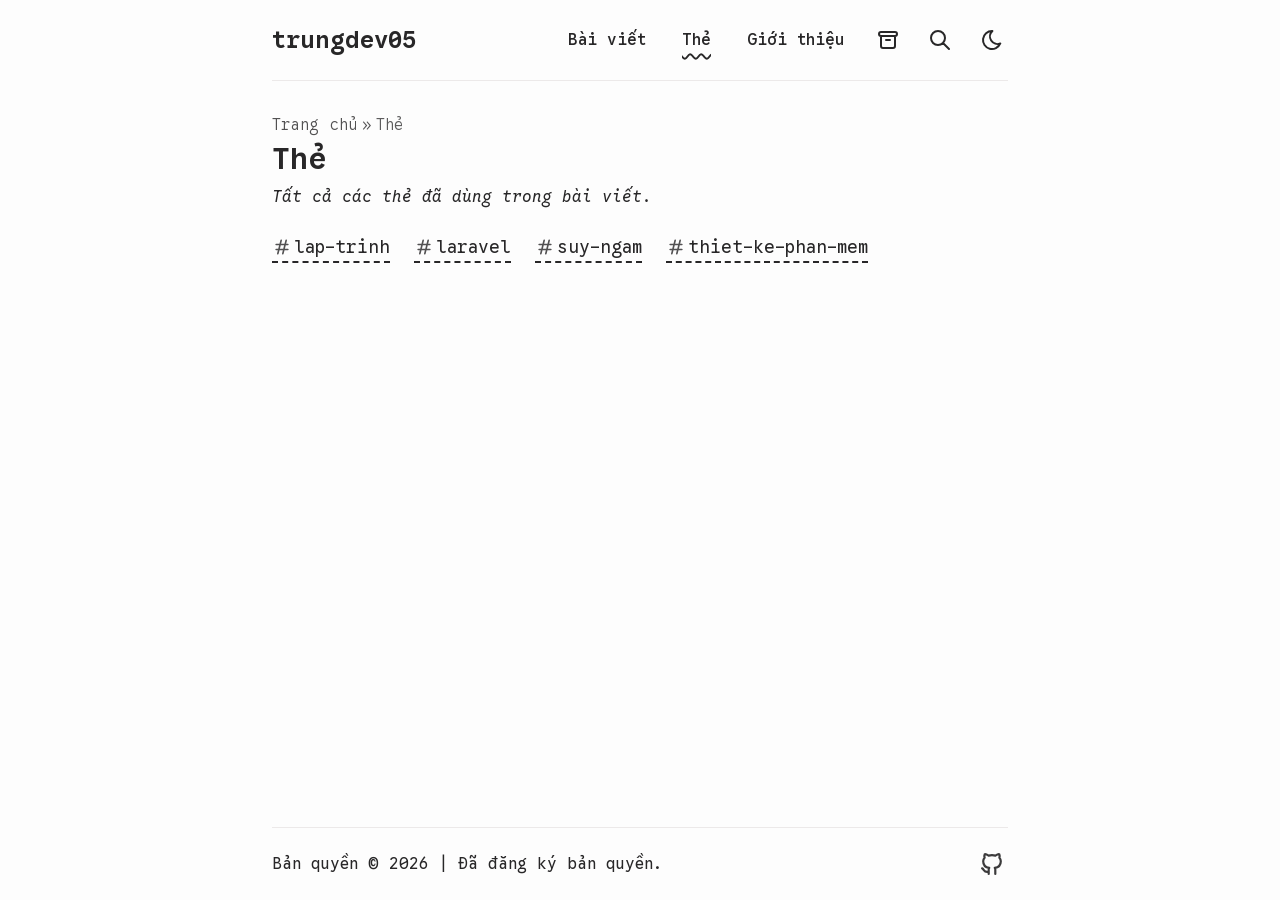
<file: tags/index.html>
<!DOCTYPE html><html dir="ltr" lang="vi" class="overflow-y-scroll scroll-smooth"><head><meta charset="UTF-8"><meta name="viewport" content="width=device-width, initial-scale=1"><link rel="icon" type="image/svg+xml" href="/favicon.svg"><link rel="icon" href="/favicon.ico"><link rel="canonical" href="https://trungdev05.github.io/tags/"><meta name="generator" content="Astro v7.4.8"><!-- Font --><style>@font-face{font-family:"Google Sans Code-1a30c214885cb404";src:url("/_astro/fonts/2213c1e7fbe06cc7.woff") format("woff"), url("/_astro/fonts/b87f789471b4c602.ttf") format("truetype");font-display:swap;font-weight:300;font-style:italic;}@font-face{font-family:"Google Sans Code-1a30c214885cb404";src:url("/_astro/fonts/c487dbd9c215141e.woff") format("woff"), url("/_astro/fonts/bb0c016d60298234.ttf") format("truetype");font-display:swap;font-weight:400;font-style:italic;}@font-face{font-family:"Google Sans Code-1a30c214885cb404";src:url("/_astro/fonts/0976c79a1e97c08d.woff") format("woff"), url("/_astro/fonts/b3e69a4f03324880.ttf") format("truetype");font-display:swap;font-weight:500;font-style:italic;}@font-face{font-family:"Google Sans Code-1a30c214885cb404";src:url("/_astro/fonts/3c46d5a1dde2929d.woff") format("woff"), url("/_astro/fonts/0ff1dfaf1dff21d0.ttf") format("truetype");font-display:swap;font-weight:600;font-style:italic;}@font-face{font-family:"Google Sans Code-1a30c214885cb404";src:url("/_astro/fonts/e9aa617e80052f4b.woff") format("woff"), url("/_astro/fonts/d9a5ad8b8018e5de.ttf") format("truetype");font-display:swap;font-weight:700;font-style:italic;}@font-face{font-family:"Google Sans Code-1a30c214885cb404";src:url("/_astro/fonts/5056f1a50e5e7744.woff") format("woff"), url("/_astro/fonts/3e4dac0d0220e48a.ttf") format("truetype");font-display:swap;font-weight:300;font-style:normal;}@font-face{font-family:"Google Sans Code-1a30c214885cb404";src:url("/_astro/fonts/e734307f8c328338.woff") format("woff"), url("/_astro/fonts/ba3036786bf88603.ttf") format("truetype");font-display:swap;font-weight:400;font-style:normal;}@font-face{font-family:"Google Sans Code-1a30c214885cb404";src:url("/_astro/fonts/dfa89044152f7da4.woff") format("woff"), url("/_astro/fonts/39aec4e7fc7cc077.ttf") format("truetype");font-display:swap;font-weight:500;font-style:normal;}@font-face{font-family:"Google Sans Code-1a30c214885cb404";src:url("/_astro/fonts/8bbd58b325585200.woff") format("woff"), url("/_astro/fonts/b33609507afd910d.ttf") format("truetype");font-display:swap;font-weight:600;font-style:normal;}@font-face{font-family:"Google Sans Code-1a30c214885cb404";src:url("/_astro/fonts/035035a9ddbd14aa.woff") format("woff"), url("/_astro/fonts/50fcf54bf575f53f.ttf") format("truetype");font-display:swap;font-weight:700;font-style:normal;}@font-face{font-family:"Google Sans Code-1a30c214885cb404 fallback: Courier New";src:local("Courier New");font-display:swap;font-weight:300;font-style:italic;size-adjust:99.9837%;ascent-override:96.6157%;descent-override:28.6047%;}@font-face{font-family:"Google Sans Code-1a30c214885cb404 fallback: Courier New";src:local("Courier New");font-display:swap;font-weight:400;font-style:italic;size-adjust:99.9837%;ascent-override:96.6157%;descent-override:28.6047%;}@font-face{font-family:"Google Sans Code-1a30c214885cb404 fallback: Courier New";src:local("Courier New");font-display:swap;font-weight:500;font-style:italic;size-adjust:99.9837%;ascent-override:96.6157%;descent-override:28.6047%;}@font-face{font-family:"Google Sans Code-1a30c214885cb404 fallback: Courier New";src:local("Courier New");font-display:swap;font-weight:600;font-style:italic;size-adjust:99.9837%;ascent-override:96.6157%;descent-override:28.6047%;}@font-face{font-family:"Google Sans Code-1a30c214885cb404 fallback: Courier New";src:local("Courier New");font-display:swap;font-weight:700;font-style:italic;size-adjust:99.9837%;ascent-override:96.6157%;descent-override:28.6047%;}@font-face{font-family:"Google Sans Code-1a30c214885cb404 fallback: Courier New";src:local("Courier New");font-display:swap;font-weight:300;font-style:normal;size-adjust:99.9837%;ascent-override:96.6157%;descent-override:28.6047%;}@font-face{font-family:"Google Sans Code-1a30c214885cb404 fallback: Courier New";src:local("Courier New");font-display:swap;font-weight:400;font-style:normal;size-adjust:99.9837%;ascent-override:96.6157%;descent-override:28.6047%;}@font-face{font-family:"Google Sans Code-1a30c214885cb404 fallback: Courier New";src:local("Courier New");font-display:swap;font-weight:500;font-style:normal;size-adjust:99.9837%;ascent-override:96.6157%;descent-override:28.6047%;}@font-face{font-family:"Google Sans Code-1a30c214885cb404 fallback: Courier New";src:local("Courier New");font-display:swap;font-weight:600;font-style:normal;size-adjust:99.9837%;ascent-override:96.6157%;descent-override:28.6047%;}@font-face{font-family:"Google Sans Code-1a30c214885cb404 fallback: Courier New";src:local("Courier New");font-display:swap;font-weight:700;font-style:normal;size-adjust:99.9837%;ascent-override:96.6157%;descent-override:28.6047%;}:root{--font-google-sans-code:"Google Sans Code-1a30c214885cb404","Google Sans Code-1a30c214885cb404 fallback: Courier New",monospace;}</style><!-- Primary meta --><title>Thẻ | trungdev05</title><meta name="title" content="Thẻ | trungdev05"><meta name="description" content="Blog cá nhân của trungdev05."><meta name="author" content="trungdev05"><link rel="sitemap" href="/sitemap-index.xml"><!-- Open Graph --><meta property="og:type" content="website"><meta property="og:site_name" content="trungdev05"><meta property="og:title" content="Thẻ | trungdev05"><meta property="og:description" content="Blog cá nhân của trungdev05."><meta property="og:url" content="https://trungdev05.github.io/tags/"><meta property="og:image" content="https://trungdev05.github.io/default-og.jpg"><!-- Twitter / X --><meta property="twitter:card" content="summary_large_image"><meta property="twitter:url" content="https://trungdev05.github.io/tags/"><meta property="twitter:title" content="Thẻ | trungdev05"><meta property="twitter:description" content="Blog cá nhân của trungdev05."><meta property="twitter:image" content="https://trungdev05.github.io/default-og.jpg"><!-- RSS autodiscovery --><link rel="alternate" type="application/rss+xml" title="trungdev05" href="https://trungdev05.github.io/rss.xml"><!-- Filled at runtime by theme.ts to match the current background colour --><meta name="theme-color" content=""><!-- Extra head content injected by child layouts (e.g. JSON-LD, article meta) --><!--
      Inline FOUC-prevention script: sets data-theme on <html> before
      the browser paints. Runs synchronously, no defer/async.
    --><script>
      (function () {
        const stored = localStorage.getItem("theme");
        const prefersDark = window.matchMedia(
          "(prefers-color-scheme: dark)"
        ).matches;
        const theme = stored ?? (prefersDark ? "dark" : "light");
        const root = document.firstElementChild;
        root?.setAttribute("data-theme", theme);
        root?.classList.toggle("dark", theme === "dark");
        // Expose value so theme.ts can skip re-detection.
        window.__theme = { value: theme };
      })();
    </script><meta name="astro-view-transitions-enabled" content="true"><meta name="astro-view-transitions-fallback" content="animate"><script type="module" src="/_astro/ClientRouter.astro_astro_type_script_index_0_lang.CnDxeVtR.js"></script><link rel="stylesheet" href="/_astro/Footer.CrSzzP0V.css"><style>@keyframes astroFadeInOut{0%{opacity:1}to{opacity:0}}@keyframes astroFadeIn{0%{opacity:0;mix-blend-mode:plus-lighter}to{opacity:1;mix-blend-mode:plus-lighter}}@keyframes astroFadeOut{0%{opacity:1;mix-blend-mode:plus-lighter}to{opacity:0;mix-blend-mode:plus-lighter}}@keyframes astroSlideFromRight{0%{transform:translate(100%)}}@keyframes astroSlideFromLeft{0%{transform:translate(-100%)}}@keyframes astroSlideToRight{to{transform:translate(100%)}}@keyframes astroSlideToLeft{to{transform:translate(-100%)}}@media (prefers-reduced-motion){::view-transition-group(*),::view-transition-old(*),::view-transition-new(*),[data-astro-transition-scope]{animation:none!important}}
</style><style>[data-astro-transition-scope="astro-bztu2lml-1"] { view-transition-name: lap-trinh; }@layer astro { ::view-transition-old(lap-trinh) { 
	animation-duration: 180ms;
	animation-timing-function: cubic-bezier(0.76, 0, 0.24, 1);
	animation-fill-mode: both;
	animation-name: astroFadeOut; }::view-transition-new(lap-trinh) { 
	animation-duration: 180ms;
	animation-timing-function: cubic-bezier(0.76, 0, 0.24, 1);
	animation-fill-mode: both;
	animation-name: astroFadeIn; }[data-astro-transition=back]::view-transition-old(lap-trinh) { 
	animation-duration: 180ms;
	animation-timing-function: cubic-bezier(0.76, 0, 0.24, 1);
	animation-fill-mode: both;
	animation-name: astroFadeOut; }[data-astro-transition=back]::view-transition-new(lap-trinh) { 
	animation-duration: 180ms;
	animation-timing-function: cubic-bezier(0.76, 0, 0.24, 1);
	animation-fill-mode: both;
	animation-name: astroFadeIn; } }[data-astro-transition-fallback="old"] [data-astro-transition-scope="astro-bztu2lml-1"],
			[data-astro-transition-fallback="old"][data-astro-transition-scope="astro-bztu2lml-1"] { 
	animation-duration: 180ms;
	animation-timing-function: cubic-bezier(0.76, 0, 0.24, 1);
	animation-fill-mode: both;
	animation-name: astroFadeOut; }[data-astro-transition-fallback="new"] [data-astro-transition-scope="astro-bztu2lml-1"],
			[data-astro-transition-fallback="new"][data-astro-transition-scope="astro-bztu2lml-1"] { 
	animation-duration: 180ms;
	animation-timing-function: cubic-bezier(0.76, 0, 0.24, 1);
	animation-fill-mode: both;
	animation-name: astroFadeIn; }[data-astro-transition=back][data-astro-transition-fallback="old"] [data-astro-transition-scope="astro-bztu2lml-1"],
			[data-astro-transition=back][data-astro-transition-fallback="old"][data-astro-transition-scope="astro-bztu2lml-1"] { 
	animation-duration: 180ms;
	animation-timing-function: cubic-bezier(0.76, 0, 0.24, 1);
	animation-fill-mode: both;
	animation-name: astroFadeOut; }[data-astro-transition=back][data-astro-transition-fallback="new"] [data-astro-transition-scope="astro-bztu2lml-1"],
			[data-astro-transition=back][data-astro-transition-fallback="new"][data-astro-transition-scope="astro-bztu2lml-1"] { 
	animation-duration: 180ms;
	animation-timing-function: cubic-bezier(0.76, 0, 0.24, 1);
	animation-fill-mode: both;
	animation-name: astroFadeIn; }</style><style>[data-astro-transition-scope="astro-bztu2lml-2"] { view-transition-name: laravel; }@layer astro { ::view-transition-old(laravel) { 
	animation-duration: 180ms;
	animation-timing-function: cubic-bezier(0.76, 0, 0.24, 1);
	animation-fill-mode: both;
	animation-name: astroFadeOut; }::view-transition-new(laravel) { 
	animation-duration: 180ms;
	animation-timing-function: cubic-bezier(0.76, 0, 0.24, 1);
	animation-fill-mode: both;
	animation-name: astroFadeIn; }[data-astro-transition=back]::view-transition-old(laravel) { 
	animation-duration: 180ms;
	animation-timing-function: cubic-bezier(0.76, 0, 0.24, 1);
	animation-fill-mode: both;
	animation-name: astroFadeOut; }[data-astro-transition=back]::view-transition-new(laravel) { 
	animation-duration: 180ms;
	animation-timing-function: cubic-bezier(0.76, 0, 0.24, 1);
	animation-fill-mode: both;
	animation-name: astroFadeIn; } }[data-astro-transition-fallback="old"] [data-astro-transition-scope="astro-bztu2lml-2"],
			[data-astro-transition-fallback="old"][data-astro-transition-scope="astro-bztu2lml-2"] { 
	animation-duration: 180ms;
	animation-timing-function: cubic-bezier(0.76, 0, 0.24, 1);
	animation-fill-mode: both;
	animation-name: astroFadeOut; }[data-astro-transition-fallback="new"] [data-astro-transition-scope="astro-bztu2lml-2"],
			[data-astro-transition-fallback="new"][data-astro-transition-scope="astro-bztu2lml-2"] { 
	animation-duration: 180ms;
	animation-timing-function: cubic-bezier(0.76, 0, 0.24, 1);
	animation-fill-mode: both;
	animation-name: astroFadeIn; }[data-astro-transition=back][data-astro-transition-fallback="old"] [data-astro-transition-scope="astro-bztu2lml-2"],
			[data-astro-transition=back][data-astro-transition-fallback="old"][data-astro-transition-scope="astro-bztu2lml-2"] { 
	animation-duration: 180ms;
	animation-timing-function: cubic-bezier(0.76, 0, 0.24, 1);
	animation-fill-mode: both;
	animation-name: astroFadeOut; }[data-astro-transition=back][data-astro-transition-fallback="new"] [data-astro-transition-scope="astro-bztu2lml-2"],
			[data-astro-transition=back][data-astro-transition-fallback="new"][data-astro-transition-scope="astro-bztu2lml-2"] { 
	animation-duration: 180ms;
	animation-timing-function: cubic-bezier(0.76, 0, 0.24, 1);
	animation-fill-mode: both;
	animation-name: astroFadeIn; }</style><style>[data-astro-transition-scope="astro-bztu2lml-3"] { view-transition-name: suy-ngam; }@layer astro { ::view-transition-old(suy-ngam) { 
	animation-duration: 180ms;
	animation-timing-function: cubic-bezier(0.76, 0, 0.24, 1);
	animation-fill-mode: both;
	animation-name: astroFadeOut; }::view-transition-new(suy-ngam) { 
	animation-duration: 180ms;
	animation-timing-function: cubic-bezier(0.76, 0, 0.24, 1);
	animation-fill-mode: both;
	animation-name: astroFadeIn; }[data-astro-transition=back]::view-transition-old(suy-ngam) { 
	animation-duration: 180ms;
	animation-timing-function: cubic-bezier(0.76, 0, 0.24, 1);
	animation-fill-mode: both;
	animation-name: astroFadeOut; }[data-astro-transition=back]::view-transition-new(suy-ngam) { 
	animation-duration: 180ms;
	animation-timing-function: cubic-bezier(0.76, 0, 0.24, 1);
	animation-fill-mode: both;
	animation-name: astroFadeIn; } }[data-astro-transition-fallback="old"] [data-astro-transition-scope="astro-bztu2lml-3"],
			[data-astro-transition-fallback="old"][data-astro-transition-scope="astro-bztu2lml-3"] { 
	animation-duration: 180ms;
	animation-timing-function: cubic-bezier(0.76, 0, 0.24, 1);
	animation-fill-mode: both;
	animation-name: astroFadeOut; }[data-astro-transition-fallback="new"] [data-astro-transition-scope="astro-bztu2lml-3"],
			[data-astro-transition-fallback="new"][data-astro-transition-scope="astro-bztu2lml-3"] { 
	animation-duration: 180ms;
	animation-timing-function: cubic-bezier(0.76, 0, 0.24, 1);
	animation-fill-mode: both;
	animation-name: astroFadeIn; }[data-astro-transition=back][data-astro-transition-fallback="old"] [data-astro-transition-scope="astro-bztu2lml-3"],
			[data-astro-transition=back][data-astro-transition-fallback="old"][data-astro-transition-scope="astro-bztu2lml-3"] { 
	animation-duration: 180ms;
	animation-timing-function: cubic-bezier(0.76, 0, 0.24, 1);
	animation-fill-mode: both;
	animation-name: astroFadeOut; }[data-astro-transition=back][data-astro-transition-fallback="new"] [data-astro-transition-scope="astro-bztu2lml-3"],
			[data-astro-transition=back][data-astro-transition-fallback="new"][data-astro-transition-scope="astro-bztu2lml-3"] { 
	animation-duration: 180ms;
	animation-timing-function: cubic-bezier(0.76, 0, 0.24, 1);
	animation-fill-mode: both;
	animation-name: astroFadeIn; }</style><style>[data-astro-transition-scope="astro-bztu2lml-4"] { view-transition-name: thiet-ke-phan-mem; }@layer astro { ::view-transition-old(thiet-ke-phan-mem) { 
	animation-duration: 180ms;
	animation-timing-function: cubic-bezier(0.76, 0, 0.24, 1);
	animation-fill-mode: both;
	animation-name: astroFadeOut; }::view-transition-new(thiet-ke-phan-mem) { 
	animation-duration: 180ms;
	animation-timing-function: cubic-bezier(0.76, 0, 0.24, 1);
	animation-fill-mode: both;
	animation-name: astroFadeIn; }[data-astro-transition=back]::view-transition-old(thiet-ke-phan-mem) { 
	animation-duration: 180ms;
	animation-timing-function: cubic-bezier(0.76, 0, 0.24, 1);
	animation-fill-mode: both;
	animation-name: astroFadeOut; }[data-astro-transition=back]::view-transition-new(thiet-ke-phan-mem) { 
	animation-duration: 180ms;
	animation-timing-function: cubic-bezier(0.76, 0, 0.24, 1);
	animation-fill-mode: both;
	animation-name: astroFadeIn; } }[data-astro-transition-fallback="old"] [data-astro-transition-scope="astro-bztu2lml-4"],
			[data-astro-transition-fallback="old"][data-astro-transition-scope="astro-bztu2lml-4"] { 
	animation-duration: 180ms;
	animation-timing-function: cubic-bezier(0.76, 0, 0.24, 1);
	animation-fill-mode: both;
	animation-name: astroFadeOut; }[data-astro-transition-fallback="new"] [data-astro-transition-scope="astro-bztu2lml-4"],
			[data-astro-transition-fallback="new"][data-astro-transition-scope="astro-bztu2lml-4"] { 
	animation-duration: 180ms;
	animation-timing-function: cubic-bezier(0.76, 0, 0.24, 1);
	animation-fill-mode: both;
	animation-name: astroFadeIn; }[data-astro-transition=back][data-astro-transition-fallback="old"] [data-astro-transition-scope="astro-bztu2lml-4"],
			[data-astro-transition=back][data-astro-transition-fallback="old"][data-astro-transition-scope="astro-bztu2lml-4"] { 
	animation-duration: 180ms;
	animation-timing-function: cubic-bezier(0.76, 0, 0.24, 1);
	animation-fill-mode: both;
	animation-name: astroFadeOut; }[data-astro-transition=back][data-astro-transition-fallback="new"] [data-astro-transition-scope="astro-bztu2lml-4"],
			[data-astro-transition=back][data-astro-transition-fallback="new"][data-astro-transition-scope="astro-bztu2lml-4"] { 
	animation-duration: 180ms;
	animation-timing-function: cubic-bezier(0.76, 0, 0.24, 1);
	animation-fill-mode: both;
	animation-name: astroFadeIn; }</style></head><body class="bg-background font-app text-foreground selection:bg-accent/75 selection:text-accent-foreground flex min-h-svh flex-col"><a id="skip-to-content" href="#main-content" class="bg-background text-accent absolute inset-s-16 -top-full z-50 px-3 py-2 backdrop-blur-lg transition-all focus:top-4">Chuyển đến nội dung</a><header class="app-layout flex flex-col items-center justify-between sm:flex-row"><div class="border-border bg-background relative flex w-full items-baseline justify-between border-b py-4 sm:items-center sm:py-6"><a href="/" class="absolute py-1 text-xl leading-8 font-semibold whitespace-nowrap sm:static sm:my-auto sm:text-2xl sm:leading-none">trungdev05</a><nav id="nav-menu" class="flex w-full flex-col items-center sm:ms-2 sm:flex-row sm:justify-end sm:space-x-4 sm:py-0"><button id="menu-btn" class="focus-outline self-end p-2 sm:hidden" aria-label="Mở menu" aria-expanded="false" aria-controls="menu-items" data-label-open="Mở menu" data-label-close="Đóng menu"><svg width="24" height="24" fill="none" stroke="currentColor" stroke-linecap="round" stroke-linejoin="round" stroke-width="2" class="hidden" viewBox="0 0 24 24" id="close-icon"><path stroke="none" d="M0 0h24v24H0z" /><path d="M18 6 6 18M6 6l12 12" /></svg><svg width="24" height="24" fill="none" stroke="currentColor" stroke-linecap="round" stroke-linejoin="round" stroke-width="2" class="icon icon-tabler icons-tabler-outline icon-tabler-menu-deep" viewBox="0 0 24 24" id="menu-icon"><path stroke="none" d="M0 0h24v24H0z" /><path d="M4 6h16M7 12h13M10 18h10" /></svg></button><ul id="menu-items" class="[&amp;&gt;li&gt;a]:hover:text-accent mt-4 hidden w-44 grid-cols-2 place-content-center gap-2 sm:mt-0 sm:flex sm:w-auto sm:gap-x-5 sm:gap-y-0 sm:[&amp;&gt;li]:h-8 [&amp;&gt;li&gt;a]:block [&amp;&gt;li&gt;a]:px-4 [&amp;&gt;li&gt;a]:py-3 [&amp;&gt;li&gt;a]:text-center [&amp;&gt;li&gt;a]:font-medium sm:[&amp;&gt;li&gt;a]:px-2 sm:[&amp;&gt;li&gt;a]:py-1"><li class="col-span-2"><a href="/posts/">Bài viết</a></li><li class="col-span-2"><a href="/tags/" class="active-nav">Thẻ</a></li><li class="col-span-2"><a href="/about/">Giới thiệu</a></li><li class="col-span-2"><a href="/archives/" title="Lưu trữ" aria-label="Lưu trữ" class="group inline-flex items-center gap-1 hover:text-accent focus-outline flex size-full justify-center p-3 sm:relative sm:size-8 sm:p-0"><svg width="24" height="24" fill="none" stroke="currentColor" stroke-linecap="round" stroke-linejoin="round" stroke-width="2" class="hidden sm:absolute sm:top-1/2 sm:left-1/2 sm:block sm:size-6 sm:-translate-x-1/2 sm:-translate-y-1/2" viewBox="0 0 24 24"><path stroke="none" d="M0 0h24v24H0z" /><path d="M3 6a2 2 0 0 1 2-2h14a2 2 0 0 1 2 2 2 2 0 0 1-2 2H5a2 2 0 0 1-2-2M5 8v10a2 2 0 0 0 2 2h10a2 2 0 0 0 2-2V8M10 12h4" /></svg><span class="sm:sr-only">Lưu trữ</span></a></li><li class="col-span-1 flex items-center justify-center"><a href="/search/" title="Tìm kiếm" aria-label="Tìm kiếm" class="group inline-flex items-center gap-1 hover:text-accent focus-outline relative size-8"><svg width="24" height="24" fill="none" stroke="currentColor" stroke-linecap="round" stroke-linejoin="round" stroke-width="2" class="absolute top-1/2 left-1/2 size-6 -translate-x-1/2 -translate-y-1/2" viewBox="0 0 24 24"><path stroke="none" d="M0 0h24v24H0z" /><path d="M3 10a7 7 0 1 0 14 0 7 7 0 1 0-14 0M21 21l-6-6" /></svg><span class="sr-only">Tìm kiếm</span></a></li><li class="col-span-1 flex items-center justify-center"><button id="theme-btn" class="focus-outline hover:[&amp;&gt;svg]:stroke-accent relative size-12 p-4 sm:size-8" title="Đổi giao diện sáng/tối" aria-label="auto" aria-live="polite"><svg width="24" height="24" fill="none" stroke="currentColor" stroke-linecap="round" stroke-linejoin="round" stroke-width="2" class="absolute top-[50%] left-[50%] translate-[-50%] scale-100 rotate-0 transition-all dark:scale-0 dark:-rotate-90" viewBox="0 0 24 24"><path stroke="none" d="M0 0h24v24H0z" /><path d="M12 3h.393a7.5 7.5 0 0 0 7.92 12.446A9 9 0 1 1 12 2.992z" /></svg><svg width="24" height="24" fill="none" stroke="currentColor" stroke-linecap="round" stroke-linejoin="round" stroke-width="2" class="absolute top-[50%] left-[50%] translate-[-50%] scale-0 rotate-90 transition-all dark:scale-100 dark:rotate-0" viewBox="0 0 24 24"><path stroke="none" d="M0 0h24v24H0z" /><path d="M14.828 14.828a4 4 0 1 0-5.656-5.656 4 4 0 0 0 5.656 5.656M6.343 17.657l-1.414 1.414M6.343 6.343 4.929 4.929M17.657 6.343l1.414-1.414M17.657 17.657l1.414 1.414M4 12H2M12 4V2M20 12h2M12 20v2" /></svg></button></li></ul></nav></div></header><script type="module">function e(){let e=document.querySelector(`#menu-btn`),t=document.querySelector(`#menu-items`),n=document.querySelector(`#menu-icon`),r=document.querySelector(`#close-icon`);if(!e||!t||!n||!r)return;let i=e.dataset.labelOpen??`Open menu`,a=e.dataset.labelClose??`Close menu`;e.addEventListener(`click`,()=>{let o=e.getAttribute(`aria-expanded`)===`true`;e.setAttribute(`aria-expanded`,o?`false`:`true`),e.setAttribute(`aria-label`,o?i:a),t.classList.toggle(`hidden`),t.classList.toggle(`grid`),n.classList.toggle(`hidden`),r.classList.toggle(`hidden`)})}function t(){let e=document.getElementById(`skip-to-content`);e&&e.addEventListener(`click`,e=>{if(e.defaultPrevented||e.metaKey||e.ctrlKey||e.shiftKey||e.button!==0)return;e.preventDefault();let t=document.getElementById(`main-content`);t&&(t.setAttribute(`tabindex`,`-1`),t.addEventListener(`blur`,()=>t.removeAttribute(`tabindex`),{once:!0}),t.focus(),t.scrollIntoView({behavior:`smooth`}))})}e(),document.addEventListener(`astro:after-swap`,e),t(),document.addEventListener(`astro:after-swap`,t);</script><nav class="app-layout mt-8 mb-1" aria-label="breadcrumb"><ul class="flex flex-wrap items-center gap-x-1 font-light [&amp;&gt;li:not(:last-child)&gt;a]:hover:opacity-100"><li class="flex items-center gap-x-1"><a href="/" class="opacity-80">Trang chủ</a><span aria-hidden="true" class="opacity-80">&raquo;</span></li><li><span class="capitalize opacity-75" aria-current="page">Thẻ</span></li></ul></nav><main data-backUrl="/tags/" id="main-content" class="app-layout pb-4"><h1 class="text-2xl font-semibold sm:text-3xl">Thẻ</h1><p class="mt-2 mb-6 italic">Tất cả các thẻ đã dùng trong bài viết.</p><ul class="flex flex-wrap gap-6"><li><a data-astro-transition-scope="astro-bztu2lml-1" href="/tags/lap-trinh/" class="flex items-center gap-0.5 border-foreground border-b-2 border-dashed hover:border-accent hover:text-accent hover:-mt-0.5 focus-visible:text-accent focus-visible:border-none text-lg"><svg width="24" height="24" fill="none" stroke="currentColor" stroke-linecap="round" stroke-linejoin="round" stroke-width="2" class="opacity-80 size-5" viewBox="0 0 24 24"><path stroke="none" d="M0 0h24v24H0z" /><path d="M5 9h14M5 15h14M11 4 7 20M17 4l-4 16" /></svg>lap-trinh</a></li><li><a data-astro-transition-scope="astro-bztu2lml-2" href="/tags/laravel/" class="flex items-center gap-0.5 border-foreground border-b-2 border-dashed hover:border-accent hover:text-accent hover:-mt-0.5 focus-visible:text-accent focus-visible:border-none text-lg"><svg width="24" height="24" fill="none" stroke="currentColor" stroke-linecap="round" stroke-linejoin="round" stroke-width="2" class="opacity-80 size-5" viewBox="0 0 24 24"><path stroke="none" d="M0 0h24v24H0z" /><path d="M5 9h14M5 15h14M11 4 7 20M17 4l-4 16" /></svg>laravel</a></li><li><a data-astro-transition-scope="astro-bztu2lml-3" href="/tags/suy-ngam/" class="flex items-center gap-0.5 border-foreground border-b-2 border-dashed hover:border-accent hover:text-accent hover:-mt-0.5 focus-visible:text-accent focus-visible:border-none text-lg"><svg width="24" height="24" fill="none" stroke="currentColor" stroke-linecap="round" stroke-linejoin="round" stroke-width="2" class="opacity-80 size-5" viewBox="0 0 24 24"><path stroke="none" d="M0 0h24v24H0z" /><path d="M5 9h14M5 15h14M11 4 7 20M17 4l-4 16" /></svg>suy-ngam</a></li><li><a data-astro-transition-scope="astro-bztu2lml-4" href="/tags/thiet-ke-phan-mem/" class="flex items-center gap-0.5 border-foreground border-b-2 border-dashed hover:border-accent hover:text-accent hover:-mt-0.5 focus-visible:text-accent focus-visible:border-none text-lg"><svg width="24" height="24" fill="none" stroke="currentColor" stroke-linecap="round" stroke-linejoin="round" stroke-width="2" class="opacity-80 size-5" viewBox="0 0 24 24"><path stroke="none" d="M0 0h24v24H0z" /><path d="M5 9h14M5 15h14M11 4 7 20M17 4l-4 16" /></svg>thiet-ke-phan-mem</a></li></ul></main><script type="module">document.addEventListener(`astro:page-load`,()=>{let e=document.querySelector(`#main-content`)?.dataset?.backurl;e&&sessionStorage.setItem(`backUrl`,e)});</script><footer class="app-layout mt-auto"><div class="border-border flex flex-col items-center justify-between border-t py-6 sm:flex-row-reverse sm:py-4"><div class="flex flex-wrap items-center gap-1"><a href="https://github.com/trungdev05" title="trungdev05 on Github" class="group inline-flex items-center gap-1 hover:text-accent p-2 hover:rotate-6 sm:p-1"><svg width="24" height="24" fill="none" stroke="currentColor" stroke-linecap="round" stroke-linejoin="round" stroke-width="2" class="inline-block size-6 scale-125 fill-transparent stroke-current stroke-2 opacity-90 group-hover:fill-transparent sm:scale-110" viewBox="0 0 24 24"><path stroke="none" d="M0 0h24v24H0z" /><path d="M9 19c-4.3 1.4-4.3-2.5-6-3m12 5v-3.5c0-1 .1-1.4-.5-2 2.8-.3 5.5-1.4 5.5-6a4.6 4.6 0 0 0-1.3-3.2 4.2 4.2 0 0 0-.1-3.2s-1.1-.3-3.5 1.3a12.3 12.3 0 0 0-6.2 0C6.5 2.8 5.4 3.1 5.4 3.1a4.2 4.2 0 0 0-.1 3.2A4.6 4.6 0 0 0 4 9.5c0 4.6 2.7 5.7 5.5 6-.6.6-.6 1.2-.5 2V21" /></svg><span class="sr-only">trungdev05 on Github</span></a></div><div class="my-2 flex flex-col items-center whitespace-nowrap sm:flex-row"><span>Bản quyền &#169; 2026</span><span class="hidden sm:inline">&nbsp;|&nbsp;</span><span>Đã đăng ký bản quyền.</span></div></div></footer><script type="module">var e=`theme`,t=`light`,n=`dark`;function r(){return localStorage.getItem(e)||(window.matchMedia(`(prefers-color-scheme: dark)`).matches?n:t)}var i=window.__theme?.value??r();function a(){localStorage.setItem(e,i),o()}function o(){let e=document.firstElementChild;e?.setAttribute(`data-theme`,i),e?.classList.toggle(`dark`,i===n),document.querySelector(`#theme-btn`)?.setAttribute(`aria-label`,i);let t=window.getComputedStyle(document.body).backgroundColor;document.querySelector(`meta[name='theme-color']`)?.setAttribute(`content`,t)}function s(){o(),document.querySelector(`#theme-btn`)?.addEventListener(`click`,()=>{i=i===t?n:t,a()})}s(),document.addEventListener(`astro:after-swap`,s),document.addEventListener(`astro:before-swap`,e=>{let t=document.querySelector(`meta[name='theme-color']`)?.getAttribute(`content`);t&&e.newDocument.querySelector(`meta[name='theme-color']`)?.setAttribute(`content`,t)}),window.matchMedia(`(prefers-color-scheme: dark)`).addEventListener(`change`,({matches:e})=>{i=e?n:t,a()});</script></body></html>
</file>
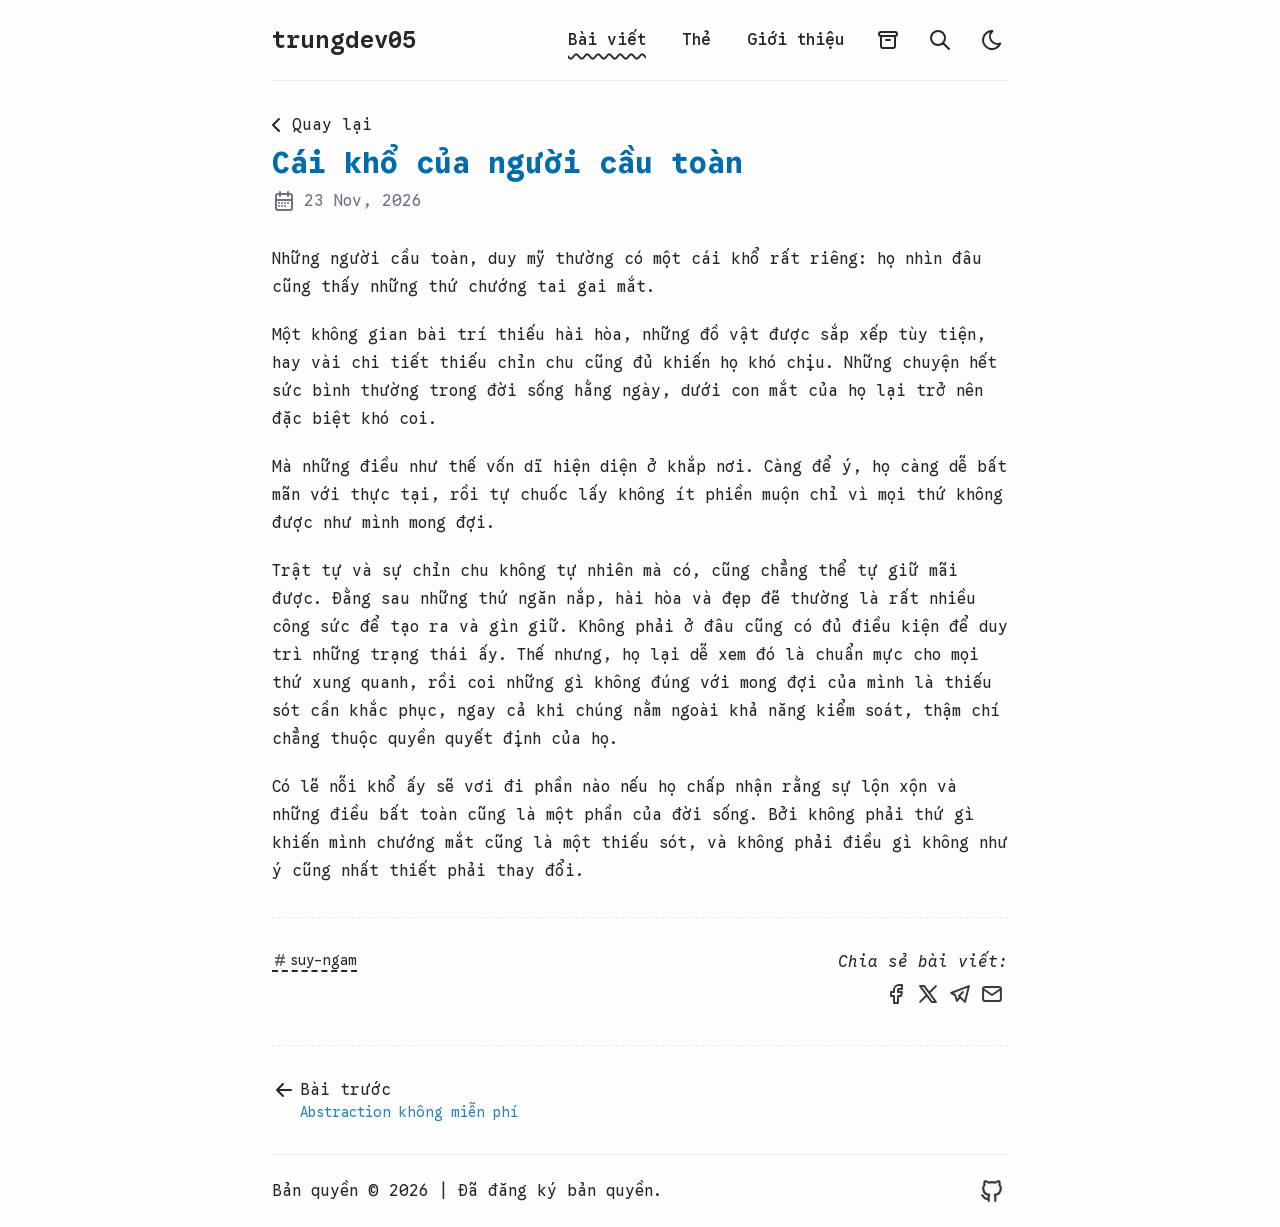
<file: posts/cai-kho-cua-nguoi-cau-toan/index.html>
<!DOCTYPE html><html dir="ltr" lang="vi" class="overflow-y-scroll scroll-smooth"><head><meta charset="UTF-8"><meta name="viewport" content="width=device-width, initial-scale=1"><link rel="icon" type="image/svg+xml" href="/favicon.svg"><link rel="icon" href="/favicon.ico"><link rel="canonical" href="https://trungdev05.github.io/posts/cai-kho-cua-nguoi-cau-toan/"><meta name="generator" content="Astro v7.4.8"><!-- Font --><style>@font-face{font-family:"Google Sans Code-1a30c214885cb404";src:url("/_astro/fonts/2213c1e7fbe06cc7.woff") format("woff"), url("/_astro/fonts/b87f789471b4c602.ttf") format("truetype");font-display:swap;font-weight:300;font-style:italic;}@font-face{font-family:"Google Sans Code-1a30c214885cb404";src:url("/_astro/fonts/c487dbd9c215141e.woff") format("woff"), url("/_astro/fonts/bb0c016d60298234.ttf") format("truetype");font-display:swap;font-weight:400;font-style:italic;}@font-face{font-family:"Google Sans Code-1a30c214885cb404";src:url("/_astro/fonts/0976c79a1e97c08d.woff") format("woff"), url("/_astro/fonts/b3e69a4f03324880.ttf") format("truetype");font-display:swap;font-weight:500;font-style:italic;}@font-face{font-family:"Google Sans Code-1a30c214885cb404";src:url("/_astro/fonts/3c46d5a1dde2929d.woff") format("woff"), url("/_astro/fonts/0ff1dfaf1dff21d0.ttf") format("truetype");font-display:swap;font-weight:600;font-style:italic;}@font-face{font-family:"Google Sans Code-1a30c214885cb404";src:url("/_astro/fonts/e9aa617e80052f4b.woff") format("woff"), url("/_astro/fonts/d9a5ad8b8018e5de.ttf") format("truetype");font-display:swap;font-weight:700;font-style:italic;}@font-face{font-family:"Google Sans Code-1a30c214885cb404";src:url("/_astro/fonts/5056f1a50e5e7744.woff") format("woff"), url("/_astro/fonts/3e4dac0d0220e48a.ttf") format("truetype");font-display:swap;font-weight:300;font-style:normal;}@font-face{font-family:"Google Sans Code-1a30c214885cb404";src:url("/_astro/fonts/e734307f8c328338.woff") format("woff"), url("/_astro/fonts/ba3036786bf88603.ttf") format("truetype");font-display:swap;font-weight:400;font-style:normal;}@font-face{font-family:"Google Sans Code-1a30c214885cb404";src:url("/_astro/fonts/dfa89044152f7da4.woff") format("woff"), url("/_astro/fonts/39aec4e7fc7cc077.ttf") format("truetype");font-display:swap;font-weight:500;font-style:normal;}@font-face{font-family:"Google Sans Code-1a30c214885cb404";src:url("/_astro/fonts/8bbd58b325585200.woff") format("woff"), url("/_astro/fonts/b33609507afd910d.ttf") format("truetype");font-display:swap;font-weight:600;font-style:normal;}@font-face{font-family:"Google Sans Code-1a30c214885cb404";src:url("/_astro/fonts/035035a9ddbd14aa.woff") format("woff"), url("/_astro/fonts/50fcf54bf575f53f.ttf") format("truetype");font-display:swap;font-weight:700;font-style:normal;}@font-face{font-family:"Google Sans Code-1a30c214885cb404 fallback: Courier New";src:local("Courier New");font-display:swap;font-weight:300;font-style:italic;size-adjust:99.9837%;ascent-override:96.6157%;descent-override:28.6047%;}@font-face{font-family:"Google Sans Code-1a30c214885cb404 fallback: Courier New";src:local("Courier New");font-display:swap;font-weight:400;font-style:italic;size-adjust:99.9837%;ascent-override:96.6157%;descent-override:28.6047%;}@font-face{font-family:"Google Sans Code-1a30c214885cb404 fallback: Courier New";src:local("Courier New");font-display:swap;font-weight:500;font-style:italic;size-adjust:99.9837%;ascent-override:96.6157%;descent-override:28.6047%;}@font-face{font-family:"Google Sans Code-1a30c214885cb404 fallback: Courier New";src:local("Courier New");font-display:swap;font-weight:600;font-style:italic;size-adjust:99.9837%;ascent-override:96.6157%;descent-override:28.6047%;}@font-face{font-family:"Google Sans Code-1a30c214885cb404 fallback: Courier New";src:local("Courier New");font-display:swap;font-weight:700;font-style:italic;size-adjust:99.9837%;ascent-override:96.6157%;descent-override:28.6047%;}@font-face{font-family:"Google Sans Code-1a30c214885cb404 fallback: Courier New";src:local("Courier New");font-display:swap;font-weight:300;font-style:normal;size-adjust:99.9837%;ascent-override:96.6157%;descent-override:28.6047%;}@font-face{font-family:"Google Sans Code-1a30c214885cb404 fallback: Courier New";src:local("Courier New");font-display:swap;font-weight:400;font-style:normal;size-adjust:99.9837%;ascent-override:96.6157%;descent-override:28.6047%;}@font-face{font-family:"Google Sans Code-1a30c214885cb404 fallback: Courier New";src:local("Courier New");font-display:swap;font-weight:500;font-style:normal;size-adjust:99.9837%;ascent-override:96.6157%;descent-override:28.6047%;}@font-face{font-family:"Google Sans Code-1a30c214885cb404 fallback: Courier New";src:local("Courier New");font-display:swap;font-weight:600;font-style:normal;size-adjust:99.9837%;ascent-override:96.6157%;descent-override:28.6047%;}@font-face{font-family:"Google Sans Code-1a30c214885cb404 fallback: Courier New";src:local("Courier New");font-display:swap;font-weight:700;font-style:normal;size-adjust:99.9837%;ascent-override:96.6157%;descent-override:28.6047%;}:root{--font-google-sans-code:"Google Sans Code-1a30c214885cb404","Google Sans Code-1a30c214885cb404 fallback: Courier New",monospace;}</style><!-- Primary meta --><title>Cái khổ của người cầu toàn | trungdev05</title><meta name="title" content="Cái khổ của người cầu toàn | trungdev05"><meta name="description" content="Không phải thứ gì khiến mình chướng mắt cũng là một thiếu sót, và không phải điều gì không như ý cũng nhất thiết phải thay đổi."><meta name="author" content="trungdev05"><link rel="sitemap" href="/sitemap-index.xml"><!-- Open Graph --><meta property="og:type" content="website"><meta property="og:site_name" content="trungdev05"><meta property="og:title" content="Cái khổ của người cầu toàn | trungdev05"><meta property="og:description" content="Không phải thứ gì khiến mình chướng mắt cũng là một thiếu sót, và không phải điều gì không như ý cũng nhất thiết phải thay đổi."><meta property="og:url" content="https://trungdev05.github.io/posts/cai-kho-cua-nguoi-cau-toan/"><meta property="og:image" content="https://trungdev05.github.io/posts/cai-kho-cua-nguoi-cau-toan/index.png"><!-- Twitter / X --><meta property="twitter:card" content="summary_large_image"><meta property="twitter:url" content="https://trungdev05.github.io/posts/cai-kho-cua-nguoi-cau-toan/"><meta property="twitter:title" content="Cái khổ của người cầu toàn | trungdev05"><meta property="twitter:description" content="Không phải thứ gì khiến mình chướng mắt cũng là một thiếu sót, và không phải điều gì không như ý cũng nhất thiết phải thay đổi."><meta property="twitter:image" content="https://trungdev05.github.io/posts/cai-kho-cua-nguoi-cau-toan/index.png"><!-- RSS autodiscovery --><link rel="alternate" type="application/rss+xml" title="trungdev05" href="https://trungdev05.github.io/rss.xml"><!-- Filled at runtime by theme.ts to match the current background colour --><meta name="theme-color" content=""><!-- Extra head content injected by child layouts (e.g. JSON-LD, article meta) --><meta property="og:type" content="article"><meta property="article:published_time" content="2026-11-22T18:07:04.000Z"><script type="application/ld+json">{"@context":"https://schema.org","@type":"BlogPosting","headline":"Cái khổ của người cầu toàn | trungdev05","image":"https://trungdev05.github.io/posts/cai-kho-cua-nguoi-cau-toan/index.png","datePublished":"2026-11-22T18:07:04.000Z","author":[{"@type":"Person","name":"trungdev05","url":"https://github.com/trungdev05"}]}</script><!--
      Inline FOUC-prevention script: sets data-theme on <html> before
      the browser paints. Runs synchronously, no defer/async.
    --><script>
      (function () {
        const stored = localStorage.getItem("theme");
        const prefersDark = window.matchMedia(
          "(prefers-color-scheme: dark)"
        ).matches;
        const theme = stored ?? (prefersDark ? "dark" : "light");
        const root = document.firstElementChild;
        root?.setAttribute("data-theme", theme);
        root?.classList.toggle("dark", theme === "dark");
        // Expose value so theme.ts can skip re-detection.
        window.__theme = { value: theme };
      })();
    </script><meta name="astro-view-transitions-enabled" content="true"><meta name="astro-view-transitions-fallback" content="animate"><script type="module" src="/_astro/ClientRouter.astro_astro_type_script_index_0_lang.CnDxeVtR.js"></script><link rel="stylesheet" href="/_astro/Footer.CrSzzP0V.css"><style>@keyframes astroFadeInOut{0%{opacity:1}to{opacity:0}}@keyframes astroFadeIn{0%{opacity:0;mix-blend-mode:plus-lighter}to{opacity:1;mix-blend-mode:plus-lighter}}@keyframes astroFadeOut{0%{opacity:1;mix-blend-mode:plus-lighter}to{opacity:0;mix-blend-mode:plus-lighter}}@keyframes astroSlideFromRight{0%{transform:translate(100%)}}@keyframes astroSlideFromLeft{0%{transform:translate(-100%)}}@keyframes astroSlideToRight{to{transform:translate(100%)}}@keyframes astroSlideToLeft{to{transform:translate(-100%)}}@media (prefers-reduced-motion){::view-transition-group(*),::view-transition-old(*),::view-transition-new(*),[data-astro-transition-scope]{animation:none!important}}
</style><link rel="stylesheet" href="/_astro/index.CVT8B135.css"><style>[data-astro-transition-scope="astro-bztu2lml-1"] { view-transition-name: suy-ngam; }@layer astro { ::view-transition-old(suy-ngam) { 
	animation-duration: 180ms;
	animation-timing-function: cubic-bezier(0.76, 0, 0.24, 1);
	animation-fill-mode: both;
	animation-name: astroFadeOut; }::view-transition-new(suy-ngam) { 
	animation-duration: 180ms;
	animation-timing-function: cubic-bezier(0.76, 0, 0.24, 1);
	animation-fill-mode: both;
	animation-name: astroFadeIn; }[data-astro-transition=back]::view-transition-old(suy-ngam) { 
	animation-duration: 180ms;
	animation-timing-function: cubic-bezier(0.76, 0, 0.24, 1);
	animation-fill-mode: both;
	animation-name: astroFadeOut; }[data-astro-transition=back]::view-transition-new(suy-ngam) { 
	animation-duration: 180ms;
	animation-timing-function: cubic-bezier(0.76, 0, 0.24, 1);
	animation-fill-mode: both;
	animation-name: astroFadeIn; } }[data-astro-transition-fallback="old"] [data-astro-transition-scope="astro-bztu2lml-1"],
			[data-astro-transition-fallback="old"][data-astro-transition-scope="astro-bztu2lml-1"] { 
	animation-duration: 180ms;
	animation-timing-function: cubic-bezier(0.76, 0, 0.24, 1);
	animation-fill-mode: both;
	animation-name: astroFadeOut; }[data-astro-transition-fallback="new"] [data-astro-transition-scope="astro-bztu2lml-1"],
			[data-astro-transition-fallback="new"][data-astro-transition-scope="astro-bztu2lml-1"] { 
	animation-duration: 180ms;
	animation-timing-function: cubic-bezier(0.76, 0, 0.24, 1);
	animation-fill-mode: both;
	animation-name: astroFadeIn; }[data-astro-transition=back][data-astro-transition-fallback="old"] [data-astro-transition-scope="astro-bztu2lml-1"],
			[data-astro-transition=back][data-astro-transition-fallback="old"][data-astro-transition-scope="astro-bztu2lml-1"] { 
	animation-duration: 180ms;
	animation-timing-function: cubic-bezier(0.76, 0, 0.24, 1);
	animation-fill-mode: both;
	animation-name: astroFadeOut; }[data-astro-transition=back][data-astro-transition-fallback="new"] [data-astro-transition-scope="astro-bztu2lml-1"],
			[data-astro-transition=back][data-astro-transition-fallback="new"][data-astro-transition-scope="astro-bztu2lml-1"] { 
	animation-duration: 180ms;
	animation-timing-function: cubic-bezier(0.76, 0, 0.24, 1);
	animation-fill-mode: both;
	animation-name: astroFadeIn; }</style></head><body class="bg-background font-app text-foreground selection:bg-accent/75 selection:text-accent-foreground flex min-h-svh flex-col"><a id="skip-to-content" href="#main-content" class="bg-background text-accent absolute inset-s-16 -top-full z-50 px-3 py-2 backdrop-blur-lg transition-all focus:top-4">Chuyển đến nội dung</a><header class="app-layout flex flex-col items-center justify-between sm:flex-row"><div class="border-border bg-background relative flex w-full items-baseline justify-between border-b py-4 sm:items-center sm:py-6"><a href="/" class="absolute py-1 text-xl leading-8 font-semibold whitespace-nowrap sm:static sm:my-auto sm:text-2xl sm:leading-none">trungdev05</a><nav id="nav-menu" class="flex w-full flex-col items-center sm:ms-2 sm:flex-row sm:justify-end sm:space-x-4 sm:py-0"><button id="menu-btn" class="focus-outline self-end p-2 sm:hidden" aria-label="Mở menu" aria-expanded="false" aria-controls="menu-items" data-label-open="Mở menu" data-label-close="Đóng menu"><svg width="24" height="24" fill="none" stroke="currentColor" stroke-linecap="round" stroke-linejoin="round" stroke-width="2" class="hidden" viewBox="0 0 24 24" id="close-icon"><path stroke="none" d="M0 0h24v24H0z" /><path d="M18 6 6 18M6 6l12 12" /></svg><svg width="24" height="24" fill="none" stroke="currentColor" stroke-linecap="round" stroke-linejoin="round" stroke-width="2" class="icon icon-tabler icons-tabler-outline icon-tabler-menu-deep" viewBox="0 0 24 24" id="menu-icon"><path stroke="none" d="M0 0h24v24H0z" /><path d="M4 6h16M7 12h13M10 18h10" /></svg></button><ul id="menu-items" class="[&amp;&gt;li&gt;a]:hover:text-accent mt-4 hidden w-44 grid-cols-2 place-content-center gap-2 sm:mt-0 sm:flex sm:w-auto sm:gap-x-5 sm:gap-y-0 sm:[&amp;&gt;li]:h-8 [&amp;&gt;li&gt;a]:block [&amp;&gt;li&gt;a]:px-4 [&amp;&gt;li&gt;a]:py-3 [&amp;&gt;li&gt;a]:text-center [&amp;&gt;li&gt;a]:font-medium sm:[&amp;&gt;li&gt;a]:px-2 sm:[&amp;&gt;li&gt;a]:py-1"><li class="col-span-2"><a href="/posts/" class="active-nav">Bài viết</a></li><li class="col-span-2"><a href="/tags/">Thẻ</a></li><li class="col-span-2"><a href="/about/">Giới thiệu</a></li><li class="col-span-2"><a href="/archives/" title="Lưu trữ" aria-label="Lưu trữ" class="group inline-flex items-center gap-1 hover:text-accent focus-outline flex size-full justify-center p-3 sm:relative sm:size-8 sm:p-0"><svg width="24" height="24" fill="none" stroke="currentColor" stroke-linecap="round" stroke-linejoin="round" stroke-width="2" class="hidden sm:absolute sm:top-1/2 sm:left-1/2 sm:block sm:size-6 sm:-translate-x-1/2 sm:-translate-y-1/2" viewBox="0 0 24 24"><path stroke="none" d="M0 0h24v24H0z" /><path d="M3 6a2 2 0 0 1 2-2h14a2 2 0 0 1 2 2 2 2 0 0 1-2 2H5a2 2 0 0 1-2-2M5 8v10a2 2 0 0 0 2 2h10a2 2 0 0 0 2-2V8M10 12h4" /></svg><span class="sm:sr-only">Lưu trữ</span></a></li><li class="col-span-1 flex items-center justify-center"><a href="/search/" title="Tìm kiếm" aria-label="Tìm kiếm" class="group inline-flex items-center gap-1 hover:text-accent focus-outline relative size-8"><svg width="24" height="24" fill="none" stroke="currentColor" stroke-linecap="round" stroke-linejoin="round" stroke-width="2" class="absolute top-1/2 left-1/2 size-6 -translate-x-1/2 -translate-y-1/2" viewBox="0 0 24 24"><path stroke="none" d="M0 0h24v24H0z" /><path d="M3 10a7 7 0 1 0 14 0 7 7 0 1 0-14 0M21 21l-6-6" /></svg><span class="sr-only">Tìm kiếm</span></a></li><li class="col-span-1 flex items-center justify-center"><button id="theme-btn" class="focus-outline hover:[&amp;&gt;svg]:stroke-accent relative size-12 p-4 sm:size-8" title="Đổi giao diện sáng/tối" aria-label="auto" aria-live="polite"><svg width="24" height="24" fill="none" stroke="currentColor" stroke-linecap="round" stroke-linejoin="round" stroke-width="2" class="absolute top-[50%] left-[50%] translate-[-50%] scale-100 rotate-0 transition-all dark:scale-0 dark:-rotate-90" viewBox="0 0 24 24"><path stroke="none" d="M0 0h24v24H0z" /><path d="M12 3h.393a7.5 7.5 0 0 0 7.92 12.446A9 9 0 1 1 12 2.992z" /></svg><svg width="24" height="24" fill="none" stroke="currentColor" stroke-linecap="round" stroke-linejoin="round" stroke-width="2" class="absolute top-[50%] left-[50%] translate-[-50%] scale-0 rotate-90 transition-all dark:scale-100 dark:rotate-0" viewBox="0 0 24 24"><path stroke="none" d="M0 0h24v24H0z" /><path d="M14.828 14.828a4 4 0 1 0-5.656-5.656 4 4 0 0 0 5.656 5.656M6.343 17.657l-1.414 1.414M6.343 6.343 4.929 4.929M17.657 6.343l1.414-1.414M17.657 17.657l1.414 1.414M4 12H2M12 4V2M20 12h2M12 20v2" /></svg></button></li></ul></nav></div></header><script type="module">function e(){let e=document.querySelector(`#menu-btn`),t=document.querySelector(`#menu-items`),n=document.querySelector(`#menu-icon`),r=document.querySelector(`#close-icon`);if(!e||!t||!n||!r)return;let i=e.dataset.labelOpen??`Open menu`,a=e.dataset.labelClose??`Close menu`;e.addEventListener(`click`,()=>{let o=e.getAttribute(`aria-expanded`)===`true`;e.setAttribute(`aria-expanded`,o?`false`:`true`),e.setAttribute(`aria-label`,o?i:a),t.classList.toggle(`hidden`),t.classList.toggle(`grid`),n.classList.toggle(`hidden`),r.classList.toggle(`hidden`)})}function t(){let e=document.getElementById(`skip-to-content`);e&&e.addEventListener(`click`,e=>{if(e.defaultPrevented||e.metaKey||e.ctrlKey||e.shiftKey||e.button!==0)return;e.preventDefault();let t=document.getElementById(`main-content`);t&&(t.setAttribute(`tabindex`,`-1`),t.addEventListener(`blur`,()=>t.removeAttribute(`tabindex`),{once:!0}),t.focus(),t.scrollIntoView({behavior:`smooth`}))})}e(),document.addEventListener(`astro:after-swap`,e),t(),document.addEventListener(`astro:after-swap`,t);</script><div class="app-layout flex items-center justify-start"><a id="back-button" href="/" class="group inline-flex items-center gap-1 hover:text-accent focus-outline hover:text-foreground/75 -ms-2 mt-8 mb-2"><svg width="24" height="24" fill="none" stroke="currentColor" stroke-linecap="round" stroke-linejoin="round" stroke-width="2" class="inline-block size-6 rtl:rotate-180" viewBox="0 0 24 24"><path stroke="none" d="M0 0h24v24H0z" /><path d="m15 6-6 6 6 6" /></svg><span>Quay lại</span></a></div><script type="module">function e(){let e=document.querySelector(`#back-button`),t=sessionStorage.getItem(`backUrl`);t&&e&&(e.href=t)}document.addEventListener(`astro:page-load`,e),e();</script><main id="main-content" class="app-layout" data-pagefind-body><h1 style="view-transition-name:cai-kho-cua-nguoi-cau-toan" class="text-accent inline-block text-2xl font-bold sm:text-3xl">Cái khổ của người cầu toàn</h1><div class="my-2 flex items-center gap-2"><div class="text-muted-foreground flex items-center gap-x-2"><svg width="24" height="24" fill="none" stroke="currentColor" stroke-linecap="round" stroke-linejoin="round" stroke-width="2" class="inline-block size-6 min-w-5.5" viewBox="0 0 24 24"><path stroke="none" d="M0 0h24v24H0z" /><path d="M4 7a2 2 0 0 1 2-2h12a2 2 0 0 1 2 2v12a2 2 0 0 1-2 2H6a2 2 0 0 1-2-2zM16 3v4M8 3v4M4 11h16M7 14h.013M10.01 14h.005M13.01 14h.005M16.015 14h.005M13.015 17h.005M7.01 17h.005M10.01 17h.005" /></svg><time class="text-sm sm:text-base" datetime="2026-11-22T18:07:04.000Z">23 Nov, 2026</time></div><span aria-hidden="true" class="text-muted-foreground max-sm:hidden hidden">|</span></div><div class="post-body mt-8"><script type="module">var e;function t(){e?.(),e=void 0;let t=Array.from(document.querySelectorAll(`[data-toc-nav] a[href^='#']`));if(!t.length)return;let n=[...new Set(t.map(e=>decodeURIComponent(e.hash.slice(1))))].map(e=>document.getElementById(e)).filter(e=>e!==null),r=null,i=0;function a(){i=0;let e=document.documentElement,a=e.scrollTop+innerHeight>=e.scrollHeight-2,o=null;for(let e of n){if(e.getBoundingClientRect().top>96)break;o=e}a&&(o=n[n.length-1]??o);let s=o?.id??null;if(s!==r){r=s;for(let e of t){let t=decodeURIComponent(e.hash.slice(1))===s;t?e.setAttribute(`aria-current`,`true`):e.removeAttribute(`aria-current`);let n=e.closest(`:is(.toc-side, .toc-popover) nav > ol`);if(t&&n&&n.scrollHeight>n.clientHeight){let t=e.offsetTop-n.clientHeight/2,r=matchMedia(`(prefers-reduced-motion: reduce)`).matches;n.scrollTo({top:t,behavior:r?`auto`:`smooth`})}}}}let o=()=>{i||=requestAnimationFrame(a)},s=document.querySelector(`.toc-side [data-back-to-top]`),c=()=>scrollTo(0,0);s?.addEventListener(`click`,c),addEventListener(`scroll`,o,{passive:!0}),addEventListener(`resize`,o),a(),e=()=>{s?.removeEventListener(`click`,c),removeEventListener(`scroll`,o),removeEventListener(`resize`,o),cancelAnimationFrame(i)}}document.addEventListener(`astro:page-load`,t),document.addEventListener(`astro:before-swap`,()=>e?.());</script><article id="article" class="w-full app-prose max-w-app prose-pre:bg-(--shiki-light-bg) dark:prose-pre:bg-(--shiki-dark-bg)"><p>Những người cầu toàn, duy mỹ thường có một cái khổ rất riêng: họ nhìn đâu cũng thấy những thứ chướng tai gai mắt.</p>
<p>Một không gian bài trí thiếu hài hòa, những đồ vật được sắp xếp tùy tiện, hay vài chi tiết thiếu chỉn chu cũng đủ khiến họ khó chịu. Những chuyện hết sức bình thường trong đời sống hằng ngày, dưới con mắt của họ lại trở nên đặc biệt khó coi.</p>
<p>Mà những điều như thế vốn dĩ hiện diện ở khắp nơi. Càng để ý, họ càng dễ bất mãn với thực tại, rồi tự chuốc lấy không ít phiền muộn chỉ vì mọi thứ không được như mình mong đợi.</p>
<p>Trật tự và sự chỉn chu không tự nhiên mà có, cũng chẳng thể tự giữ mãi được. Đằng sau những thứ ngăn nắp, hài hòa và đẹp đẽ thường là rất nhiều công sức để tạo ra và gìn giữ. Không phải ở đâu cũng có đủ điều kiện để duy trì những trạng thái ấy. Thế nhưng, họ lại dễ xem đó là chuẩn mực cho mọi thứ xung quanh, rồi coi những gì không đúng với mong đợi của mình là thiếu sót cần khắc phục, ngay cả khi chúng nằm ngoài khả năng kiểm soát, thậm chí chẳng thuộc quyền quyết định của họ.</p>
<p>Có lẽ nỗi khổ ấy sẽ vơi đi phần nào nếu họ chấp nhận rằng sự lộn xộn và những điều bất toàn cũng là một phần của đời sống. Bởi không phải thứ gì khiến mình chướng mắt cũng là một thiếu sót, và không phải điều gì không như ý cũng nhất thiết phải thay đổi.</p></article></div><hr class="my-8 border-dashed"><div id="post-fab" class="post-fab" data-pagefind-ignore><button type="button" class="post-fab-btn" aria-label="Lên đầu trang"><span class="post-fab-progress" aria-hidden="true"></span><svg width="24" height="24" fill="none" stroke="currentColor" stroke-linecap="round" stroke-linejoin="round" stroke-width="2" class="post-fab-icon-top size-6" viewBox="0 0 24 24" aria-hidden="true"><path stroke="none" d="M0 0h24v24H0z" /><path d="M12 5v14M16 9l-4-4M8 9l4-4" /></svg></button></div><script type="module">var e;function t(){e?.(),e=void 0;let t=document.documentElement,n=document.getElementById(`post-fab`),r=n?.querySelector(`button`),i=n?.querySelector(`.post-fab-progress`),a=document.getElementById(`toc-popover`),o=document.querySelector(`.toc-side > nav`);if(!n||!r||!i)return;let s=()=>{t.scrollTop=0,document.body.scrollTop=0},c=r.hasAttribute(`data-has-toc`),l=()=>{c||s()},u=()=>{a?.hidePopover&&a.matches(`:popover-open`)&&a.hidePopover()},d=e=>{let t=e.target;t.closest(`.toc-popover [data-back-to-top]`)?(s(),u()):t.closest(`.toc-popover a`)&&u()},f=e=>{let t=a?.querySelector(`nav > ol`);if(e.newState!==`open`||!t)return;let n=t.querySelector(`[aria-current]`);n&&t.scrollHeight>t.clientHeight&&(t.scrollTop=n.offsetTop-t.clientHeight/2)},p=null,m=0;function h(){m=0,n.toggleAttribute(`data-side-toc-hidden`,o?.offsetWidth===0),n.offsetWidth===0&&u();let e=t.scrollHeight-t.clientHeight,r=e>0?t.scrollTop/e:0;i.style.setProperty(`--progress`,`${r*100}%`);let a=c||r>.3;a!==p&&(n.toggleAttribute(`data-visible`,a),p=a)}let g=()=>{m||=requestAnimationFrame(h)};r.addEventListener(`click`,l),document.addEventListener(`click`,d),a?.addEventListener(`toggle`,f),addEventListener(`scroll`,g,{passive:!0}),addEventListener(`resize`,g),h(),e=()=>{r.removeEventListener(`click`,l),document.removeEventListener(`click`,d),a?.removeEventListener(`toggle`,f),removeEventListener(`scroll`,g),removeEventListener(`resize`,g),cancelAnimationFrame(m)}}document.addEventListener(`astro:page-load`,t),document.addEventListener(`astro:before-swap`,()=>e?.());</script><div class="sm:my-8 sm:flex sm:items-start sm:justify-between sm:gap-8"><div class="mt-4 mb-8 flex items-start justify-between gap-4 sm:my-0"><ul class="flex flex-wrap gap-4"><li><a data-astro-transition-scope="astro-bztu2lml-1" href="/tags/suy-ngam/" class="flex items-center gap-0.5 border-foreground border-b-2 border-dashed hover:border-accent hover:text-accent hover:-mt-0.5 focus-visible:text-accent focus-visible:border-none text-sm"><svg width="24" height="24" fill="none" stroke="currentColor" stroke-linecap="round" stroke-linejoin="round" stroke-width="2" class="opacity-80 size-4" viewBox="0 0 24 24"><path stroke="none" d="M0 0h24v24H0z" /><path d="M5 9h14M5 15h14M11 4 7 20M17 4l-4 16" /></svg>suy-ngam</a></li></ul></div><div class="flex flex-none flex-col items-center justify-center gap-1 sm:items-end"><span class="italic">Chia sẻ bài viết:</span><div class="text-center"><a href="https://www.facebook.com/sharer.php?u=https://trungdev05.github.io/posts/cai-kho-cua-nguoi-cau-toan/" title="Chia sẻ bài viết lên Facebook" target="_blank" rel="noopener noreferrer" class="group inline-flex items-center gap-1 hover:text-accent scale-90 p-2 hover:rotate-6 sm:p-1"><svg width="24" height="24" fill="none" stroke="currentColor" stroke-linecap="round" stroke-linejoin="round" stroke-width="2" class="inline-block size-6 scale-125 fill-transparent stroke-current stroke-2 opacity-90 group-hover:fill-transparent sm:scale-110" viewBox="0 0 24 24"><path stroke="none" d="M0 0h24v24H0z" /><path d="M7 10v4h3v7h4v-7h3l1-4h-4V8a1 1 0 0 1 1-1h3V3h-3a5 5 0 0 0-5 5v2z" /></svg><span class="sr-only">Chia sẻ bài viết lên Facebook</span></a><a href="https://x.com/intent/post?url=https://trungdev05.github.io/posts/cai-kho-cua-nguoi-cau-toan/" title="Chia sẻ bài viết lên X" target="_blank" rel="noopener noreferrer" class="group inline-flex items-center gap-1 hover:text-accent scale-90 p-2 hover:rotate-6 sm:p-1"><svg width="24" height="24" fill="none" stroke="currentColor" stroke-linecap="round" stroke-linejoin="round" stroke-width="2" class="inline-block size-6 scale-125 fill-transparent stroke-current stroke-2 opacity-90 group-hover:fill-transparent sm:scale-110" viewBox="0 0 24 24"><path stroke="none" d="M0 0h24v24H0z" /><path d="m4 4 11.733 16H20L8.267 4zM4 20l6.768-6.768m2.46-2.46L20 4" /></svg><span class="sr-only">Chia sẻ bài viết lên X</span></a><a href="https://t.me/share/url?url=https://trungdev05.github.io/posts/cai-kho-cua-nguoi-cau-toan/" title="Chia sẻ bài viết lên Telegram" target="_blank" rel="noopener noreferrer" class="group inline-flex items-center gap-1 hover:text-accent scale-90 p-2 hover:rotate-6 sm:p-1"><svg width="24" height="24" fill="none" stroke="currentColor" stroke-linecap="round" stroke-linejoin="round" stroke-width="2" class="inline-block size-6 scale-125 fill-transparent stroke-current stroke-2 opacity-90 group-hover:fill-transparent sm:scale-110" viewBox="0 0 24 24"><path stroke="none" d="M0 0h24v24H0z" /><path d="m15 10-4 4 6 6 4-16-18 7 4 2 2 6 3-4" /></svg><span class="sr-only">Chia sẻ bài viết lên Telegram</span></a><a href="mailto:?subject=See%20this%20post&amp;body=https://trungdev05.github.io/posts/cai-kho-cua-nguoi-cau-toan/" title="Chia sẻ bài viết qua email" target="_blank" rel="noopener noreferrer" class="group inline-flex items-center gap-1 hover:text-accent scale-90 p-2 hover:rotate-6 sm:p-1"><svg width="24" height="24" fill="none" stroke="currentColor" stroke-linecap="round" stroke-linejoin="round" stroke-width="2" class="inline-block size-6 scale-125 fill-transparent stroke-current stroke-2 opacity-90 group-hover:fill-transparent sm:scale-110" viewBox="0 0 24 24"><path stroke="none" d="M0 0h24v24H0z" /><path d="M3 7a2 2 0 0 1 2-2h14a2 2 0 0 1 2 2v10a2 2 0 0 1-2 2H5a2 2 0 0 1-2-2z" /><path d="m3 7 9 6 9-6" /></svg><span class="sr-only">Chia sẻ bài viết qua email</span></a></div></div></div><hr class="my-8 border-dashed"><div data-pagefind-ignore class="my-8 grid grid-cols-1 gap-6 sm:grid-cols-2"><a href="/posts/chi-phi-cua-abstraction/" class="flex w-full gap-1 hover:opacity-75"><svg width="24" height="24" fill="none" stroke="currentColor" stroke-linecap="round" stroke-linejoin="round" stroke-width="2" class="inline-block flex-none rtl:rotate-180" viewBox="0 0 24 24"><path stroke="none" d="M0 0h24v24H0z" /><path d="M5 12h14M5 12l6 6M5 12l6-6" /></svg><div><span>Bài trước</span><div class="text-accent/85 text-sm">Abstraction không miễn phí</div></div></a></div></main><footer class="app-layout mt-auto"><div class="border-border flex flex-col items-center justify-between border-t py-6 sm:flex-row-reverse sm:py-4"><div class="flex flex-wrap items-center gap-1"><a href="https://github.com/trungdev05" title="trungdev05 on Github" class="group inline-flex items-center gap-1 hover:text-accent p-2 hover:rotate-6 sm:p-1"><svg width="24" height="24" fill="none" stroke="currentColor" stroke-linecap="round" stroke-linejoin="round" stroke-width="2" class="inline-block size-6 scale-125 fill-transparent stroke-current stroke-2 opacity-90 group-hover:fill-transparent sm:scale-110" viewBox="0 0 24 24"><path stroke="none" d="M0 0h24v24H0z" /><path d="M9 19c-4.3 1.4-4.3-2.5-6-3m12 5v-3.5c0-1 .1-1.4-.5-2 2.8-.3 5.5-1.4 5.5-6a4.6 4.6 0 0 0-1.3-3.2 4.2 4.2 0 0 0-.1-3.2s-1.1-.3-3.5 1.3a12.3 12.3 0 0 0-6.2 0C6.5 2.8 5.4 3.1 5.4 3.1a4.2 4.2 0 0 0-.1 3.2A4.6 4.6 0 0 0 4 9.5c0 4.6 2.7 5.7 5.5 6-.6.6-.6 1.2-.5 2V21" /></svg><span class="sr-only">trungdev05 on Github</span></a></div><div class="my-2 flex flex-col items-center whitespace-nowrap sm:flex-row"><span>Bản quyền &#169; 2026</span><span class="hidden sm:inline">&nbsp;|&nbsp;</span><span>Đã đăng ký bản quyền.</span></div></div></footer><script type="module">var e=`theme`,t=`light`,n=`dark`;function r(){return localStorage.getItem(e)||(window.matchMedia(`(prefers-color-scheme: dark)`).matches?n:t)}var i=window.__theme?.value??r();function a(){localStorage.setItem(e,i),o()}function o(){let e=document.firstElementChild;e?.setAttribute(`data-theme`,i),e?.classList.toggle(`dark`,i===n),document.querySelector(`#theme-btn`)?.setAttribute(`aria-label`,i);let t=window.getComputedStyle(document.body).backgroundColor;document.querySelector(`meta[name='theme-color']`)?.setAttribute(`content`,t)}function s(){o(),document.querySelector(`#theme-btn`)?.addEventListener(`click`,()=>{i=i===t?n:t,a()})}s(),document.addEventListener(`astro:after-swap`,s),document.addEventListener(`astro:before-swap`,e=>{let t=document.querySelector(`meta[name='theme-color']`)?.getAttribute(`content`);t&&e.newDocument.querySelector(`meta[name='theme-color']`)?.setAttribute(`content`,t)}),window.matchMedia(`(prefers-color-scheme: dark)`).addEventListener(`change`,({matches:e})=>{i=e?n:t,a()});</script></body></html><script data-astro-rerun>
  function createProgressBar() {
    const progressContainer = document.createElement("div");
    progressContainer.className =
      "progress-container fixed top-0 z-10 h-1 w-full bg-background";

    const progressBar = document.createElement("div");
    progressBar.className = "progress-bar h-1 w-0 bg-accent";
    progressBar.id = "myBar";

    progressContainer.appendChild(progressBar);
    document.body.appendChild(progressContainer);
  }
  createProgressBar();

  function updateScrollProgress() {
    document.addEventListener("scroll", () => {
      const winScroll =
        document.body.scrollTop || document.documentElement.scrollTop;
      const height =
        document.documentElement.scrollHeight -
        document.documentElement.clientHeight;
      const scrolled = (winScroll / height) * 100;
      if (document) {
        const myBar = document.getElementById("myBar");
        if (myBar) {
          myBar.style.width = scrolled + "%";
        }
      }
    });
  }
  updateScrollProgress();

  function addHeadingLinks() {
    const headings = Array.from(
      document.querySelectorAll("#article :is(h2, h3, h4, h5, h6)")
    );
    for (const heading of headings) {
      heading.classList.add("group");
      const link = document.createElement("a");
      link.className =
        "heading-link ms-2 no-underline opacity-75 md:opacity-0 md:group-hover:opacity-100 md:focus:opacity-100";
      link.href = "#" + heading.id;

      const span = document.createElement("span");
      span.ariaHidden = "true";
      span.innerText = "#";
      link.appendChild(span);
      heading.appendChild(link);
    }
  }
  addHeadingLinks();

  function attachCopyButtons() {
    const copyButtonLabel = "Copy";
    const codeBlocks = Array.from(document.querySelectorAll("pre"));

    for (const codeBlock of codeBlocks) {
      const wrapper = document.createElement("div");
      wrapper.style.position = "relative";

      const computedStyle = getComputedStyle(codeBlock);
      const hasFileNameOffset =
        computedStyle.getPropertyValue("--file-name-offset").trim() !== "";

      const topClass = hasFileNameOffset
        ? "top-(--file-name-offset)"
        : "-top-3";

      const copyButton = document.createElement("button");
      copyButton.className = `copy-code absolute end-3 ${topClass} rounded bg-muted border border-muted px-2 py-1 text-xs leading-4 text-foreground font-medium`;
      copyButton.innerHTML = copyButtonLabel;
      codeBlock.setAttribute("tabindex", "0");
      codeBlock.appendChild(copyButton);

      codeBlock?.parentNode?.insertBefore(wrapper, codeBlock);
      wrapper.appendChild(codeBlock);

      copyButton.addEventListener("click", async () => {
        await copyCode(codeBlock, copyButton);
      });
    }

    async function copyCode(block, button) {
      const code = block.querySelector("code");
      const text = code?.innerText;

      await navigator.clipboard.writeText(text ?? "");

      button.innerText = "Copied";

      setTimeout(() => {
        button.innerText = copyButtonLabel;
      }, 700);
    }
  }
  attachCopyButtons();

  /** Accessible image lightbox for article images. */
  function initLightbox() {
    const article = document.getElementById("article");
    if (!article) return;

    const prefersReducedMotion = () =>
      window.matchMedia("(prefers-reduced-motion: reduce)").matches;

    let overlay = null;
    let lastFocused = null;
    let removeDragListeners = null;

    // Defer attribute mutations so they don't push the LCP timestamp.
    // Event listeners below use delegation and don't need the attributes to exist yet.
    requestAnimationFrame(() => {
      const images = Array.from(article.querySelectorAll("img"));
      for (const image of images) {
        if (image.closest("a")) continue;
        image.setAttribute("role", "button");
        image.setAttribute("tabindex", "0");
        image.setAttribute("aria-haspopup", "dialog");
        image.setAttribute(
          "aria-label",
          image.alt ? `Zoom image: ${image.alt}` : "Zoom image"
        );
      }
    });

    function open(src, alt, trigger) {
      if (overlay) return;
      lastFocused = trigger ?? document.activeElement;

      overlay = document.createElement("div");
      overlay.setAttribute("role", "dialog");
      overlay.setAttribute("aria-modal", "true");
      overlay.setAttribute(
        "aria-label",
        alt ? `Image preview: ${alt}` : "Image preview"
      );
      overlay.className =
        "fixed inset-0 z-50 flex cursor-zoom-out items-center justify-center bg-black/70 backdrop-blur-sm opacity-0 transition-opacity duration-200 motion-reduce:transition-none";

      const closeButton = document.createElement("button");
      closeButton.type = "button";
      closeButton.setAttribute("aria-label", "Close image preview");
      closeButton.className =
        "absolute end-4 top-4 z-1 flex size-11 items-center justify-center rounded bg-black/50 text-3xl leading-none text-white";
      closeButton.innerHTML = "&#10005;";
      closeButton.addEventListener("click", close);

      const image = document.createElement("img");
      image.src = src;
      image.alt = "";
      image.className =
        "max-h-[90dvh] max-w-[90dvw] cursor-default object-contain transition-transform duration-100 ease-out motion-reduce:transition-none data-[zoom=drag]:cursor-grabbing data-[zoom=drag]:transition-none data-[zoom=in]:cursor-grab";

      overlay.append(closeButton, image);
      overlay.addEventListener("click", e => {
        if (e.target === overlay && currentScale <= 1) close();
      });

      let currentScale = 1;
      let translateX = 0;
      let translateY = 0;
      let initialDist = 0;
      let initialScale = 1;
      let panStartX = 0;
      let panStartY = 0;
      let panStartTranslateX = 0;
      let panStartTranslateY = 0;
      let lastTapTime = 0;

      function applyTransform() {
        image.style.transform = `scale(${currentScale}) translate(${translateX}px, ${translateY}px)`;
        // A backdrop click only closes at fit size, so drop the zoom-out cursor while zoomed.
        overlay?.classList.toggle("cursor-zoom-out", currentScale <= 1);
      }

      function resetTransform() {
        currentScale = 1;
        translateX = 0;
        translateY = 0;
        image.style.transform = "";
        image.removeAttribute("data-zoom");
        overlay?.classList.add("cursor-zoom-out");
      }

      // Keep the zoomed image from being panned past its edges.
      function clampTranslate() {
        if (!overlay) return;
        const maxX = Math.max(
          0,
          (image.clientWidth - overlay.clientWidth / currentScale) / 2
        );
        const maxY = Math.max(
          0,
          (image.clientHeight - overlay.clientHeight / currentScale) / 2
        );
        translateX = Math.min(maxX, Math.max(-maxX, translateX));
        translateY = Math.min(maxY, Math.max(-maxY, translateY));
      }

      overlay.addEventListener(
        "touchstart",
        e => {
          const t = e.touches;
          if (t.length === 2) {
            image.setAttribute("data-zoom", "drag");
            initialDist = Math.hypot(
              t[1].clientX - t[0].clientX,
              t[1].clientY - t[0].clientY
            );
            initialScale = currentScale;
          } else if (t.length === 1) {
            const now = Date.now();
            if (now - lastTapTime < 300) {
              e.preventDefault();
              if (currentScale > 1) {
                resetTransform();
              } else {
                currentScale = 2;
                translateX = 0;
                translateY = 0;
                applyTransform();
                image.setAttribute("data-zoom", "in");
              }
              lastTapTime = 0;
              panStartX = t[0].clientX;
              panStartY = t[0].clientY;
              panStartTranslateX = translateX;
              panStartTranslateY = translateY;
            } else {
              lastTapTime = now;
              if (currentScale > 1) {
                image.setAttribute("data-zoom", "drag");
                panStartX = t[0].clientX;
                panStartY = t[0].clientY;
                panStartTranslateX = translateX;
                panStartTranslateY = translateY;
              }
            }
          }
        },
        { passive: false }
      );

      overlay.addEventListener(
        "touchmove",
        e => {
          const t = e.touches;
          if (t.length === 2) {
            e.preventDefault();
            const dist = Math.hypot(
              t[1].clientX - t[0].clientX,
              t[1].clientY - t[0].clientY
            );
            const oldScale = currentScale;
            currentScale = Math.min(
              4,
              Math.max(1, initialScale * (dist / initialDist))
            );

            // Zoom to the geometric center of the two fingers
            const midX = (t[0].clientX + t[1].clientX) / 2;
            const midY = (t[0].clientY + t[1].clientY) / 2;
            const ox = overlay.clientWidth / 2;
            const oy = overlay.clientHeight / 2;
            translateX =
              (midX - ox) * (1 / currentScale - 1 / oldScale) + translateX;
            translateY =
              (midY - oy) * (1 / currentScale - 1 / oldScale) + translateY;
            clampTranslate();
            applyTransform();
          } else if (t.length === 1) {
            if (currentScale > 1) {
              e.preventDefault();
              image.setAttribute("data-zoom", "drag");
              translateX =
                panStartTranslateX + (t[0].clientX - panStartX) / currentScale;
              translateY =
                panStartTranslateY + (t[0].clientY - panStartY) / currentScale;
              clampTranslate();
              applyTransform();
            } else {
              e.preventDefault();
            }
          }
        },
        { passive: false }
      );

      overlay.addEventListener("touchend", e => {
        if (e.touches.length === 0) {
          if (currentScale > 1) {
            image.setAttribute("data-zoom", "in");
          } else {
            image.removeAttribute("data-zoom");
          }
          if (currentScale <= 1.05) resetTransform();
        }
      });

      overlay.addEventListener("touchcancel", e => {
        if (e.touches.length === 0) {
          if (currentScale > 1) {
            image.setAttribute("data-zoom", "in");
          } else {
            image.removeAttribute("data-zoom");
          }
          if (currentScale <= 1.05) resetTransform();
        }
      });

      overlay.addEventListener(
        "wheel",
        e => {
          e.preventDefault();
          const oldScale = currentScale;
          const delta = -e.deltaY * 0.001;
          currentScale = Math.min(4, Math.max(1, currentScale * (1 + delta)));

          if (currentScale <= 1.05) {
            resetTransform();
          } else {
            image.setAttribute("data-zoom", "in");
            // Zoom to cursor: adjust translate so the point under cursor stays fixed
            const ox = overlay.clientWidth / 2;
            const oy = overlay.clientHeight / 2;
            translateX =
              (e.clientX - ox) * (1 / currentScale - 1 / oldScale) + translateX;
            translateY =
              (e.clientY - oy) * (1 / currentScale - 1 / oldScale) + translateY;
            clampTranslate();
            applyTransform();
          }
        },
        { passive: false }
      );

      let isMouseDown = false;
      let mouseStartX = 0;
      let mouseStartY = 0;

      overlay.addEventListener("mousedown", e => {
        if (e.button !== 0 || currentScale <= 1) return;
        if (e.target.closest("button")) return;
        isMouseDown = true;
        mouseStartX = e.clientX;
        mouseStartY = e.clientY;
        panStartTranslateX = translateX;
        panStartTranslateY = translateY;
        image.setAttribute("data-zoom", "drag");
        e.preventDefault();
      });

      function onMouseMove(e) {
        if (!isMouseDown || !overlay) return;
        translateX =
          panStartTranslateX + (e.clientX - mouseStartX) / currentScale;
        translateY =
          panStartTranslateY + (e.clientY - mouseStartY) / currentScale;
        clampTranslate();
        applyTransform();
      }

      function onMouseUp() {
        if (!isMouseDown) return;
        isMouseDown = false;
        if (currentScale > 1) {
          image.setAttribute("data-zoom", "in");
        } else {
          image.removeAttribute("data-zoom");
        }
      }

      document.addEventListener("mousemove", onMouseMove);
      document.addEventListener("mouseup", onMouseUp);
      removeDragListeners = () => {
        document.removeEventListener("mousemove", onMouseMove);
        document.removeEventListener("mouseup", onMouseUp);
      };

      document.body.appendChild(overlay);
      document.documentElement.style.overflow = "hidden";
      document.addEventListener("keydown", onKeyDown);
      window.__closeLightbox = close;

      requestAnimationFrame(() => overlay?.classList.add("opacity-100"));
      closeButton.focus();
    }

    function close() {
      if (!overlay) return;
      const el = overlay;
      overlay = null;
      el.classList.add("pointer-events-none");
      window.__closeLightbox = null;

      document.removeEventListener("keydown", onKeyDown);
      removeDragListeners?.();
      removeDragListeners = null;
      document.documentElement.style.overflow = "";
      lastFocused?.focus();
      lastFocused = null;

      if (prefersReducedMotion()) {
        el.remove();
        return;
      }
      const remove = () => el.remove();
      el.addEventListener("transitionend", remove, { once: true });
      setTimeout(remove, 250); // fallback in case transitionend never fires
      el.classList.remove("opacity-100");
    }

    function onKeyDown(e) {
      if (e.key === "Escape") {
        close();
      } else if (e.key === "Tab") {
        trapFocus(e);
      }
    }

    // Keep keyboard focus inside the open dialog.
    function trapFocus(e) {
      if (!overlay) return;
      const focusables = overlay.querySelectorAll(
        'a[href], button, [tabindex]:not([tabindex="-1"])'
      );
      if (focusables.length === 0) return;
      const first = focusables[0];
      const last = focusables[focusables.length - 1];
      if (e.shiftKey && document.activeElement === first) {
        e.preventDefault();
        last.focus();
      } else if (!e.shiftKey && document.activeElement === last) {
        e.preventDefault();
        first.focus();
      }
    }

    function triggerFromEvent(e) {
      const image = e.target.closest("img");
      if (!image || !article.contains(image) || image.closest("a")) return null;
      return image;
    }

    function activate(image) {
      open(image.currentSrc || image.src, image.alt, image);
    }

    article.addEventListener("click", e => {
      const image = triggerFromEvent(e);
      if (!image) return;
      e.preventDefault();
      activate(image);
    });

    article.addEventListener("keydown", e => {
      if (e.key !== "Enter" && e.key !== " " && e.key !== "Spacebar") return;
      const image = triggerFromEvent(e);
      if (!image) return;
      e.preventDefault();
      activate(image);
    });
  }
  initLightbox();

  if (!window.__lightboxSwapBound) {
    window.__lightboxSwapBound = true;
    document.addEventListener("astro:before-swap", () =>
      window.__closeLightbox?.()
    );
  }

  document.addEventListener("astro:after-swap", () =>
    window.scrollTo({ left: 0, top: 0, behavior: "instant" })
  );
</script>
</file>
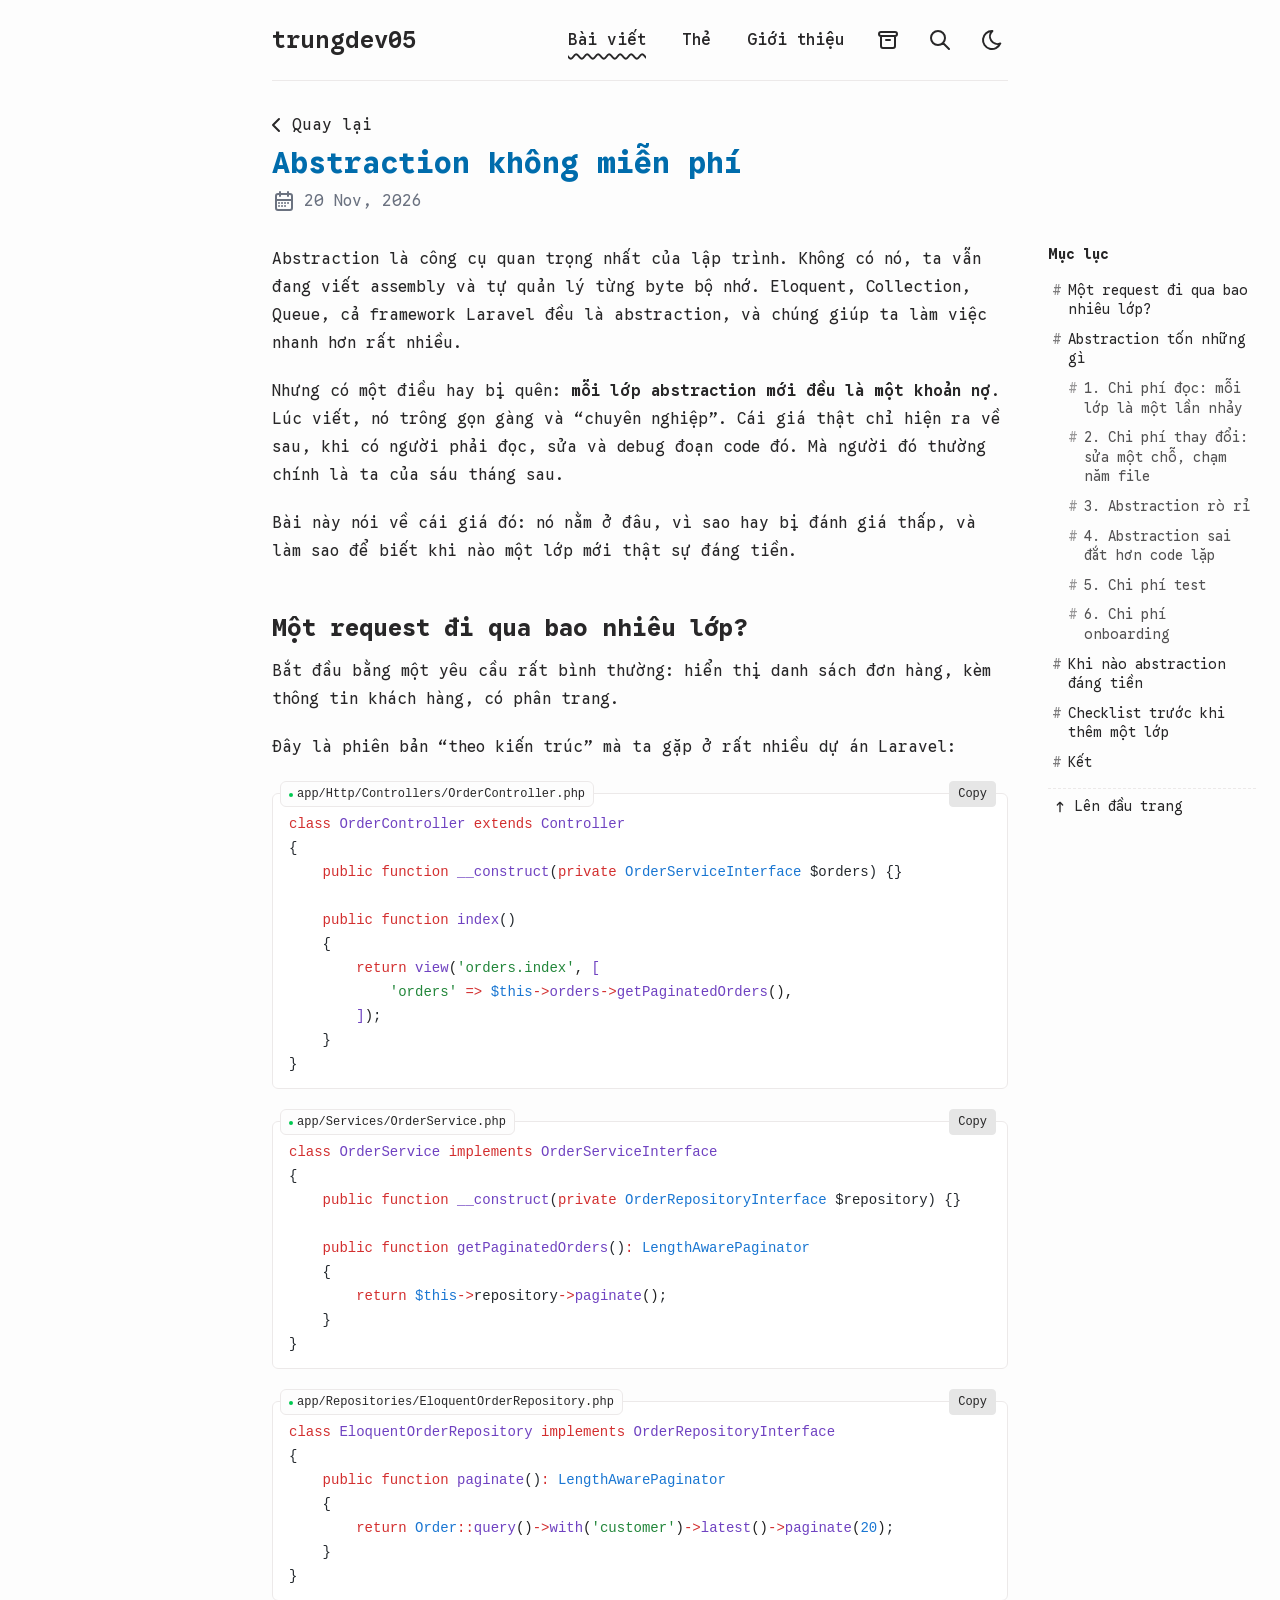
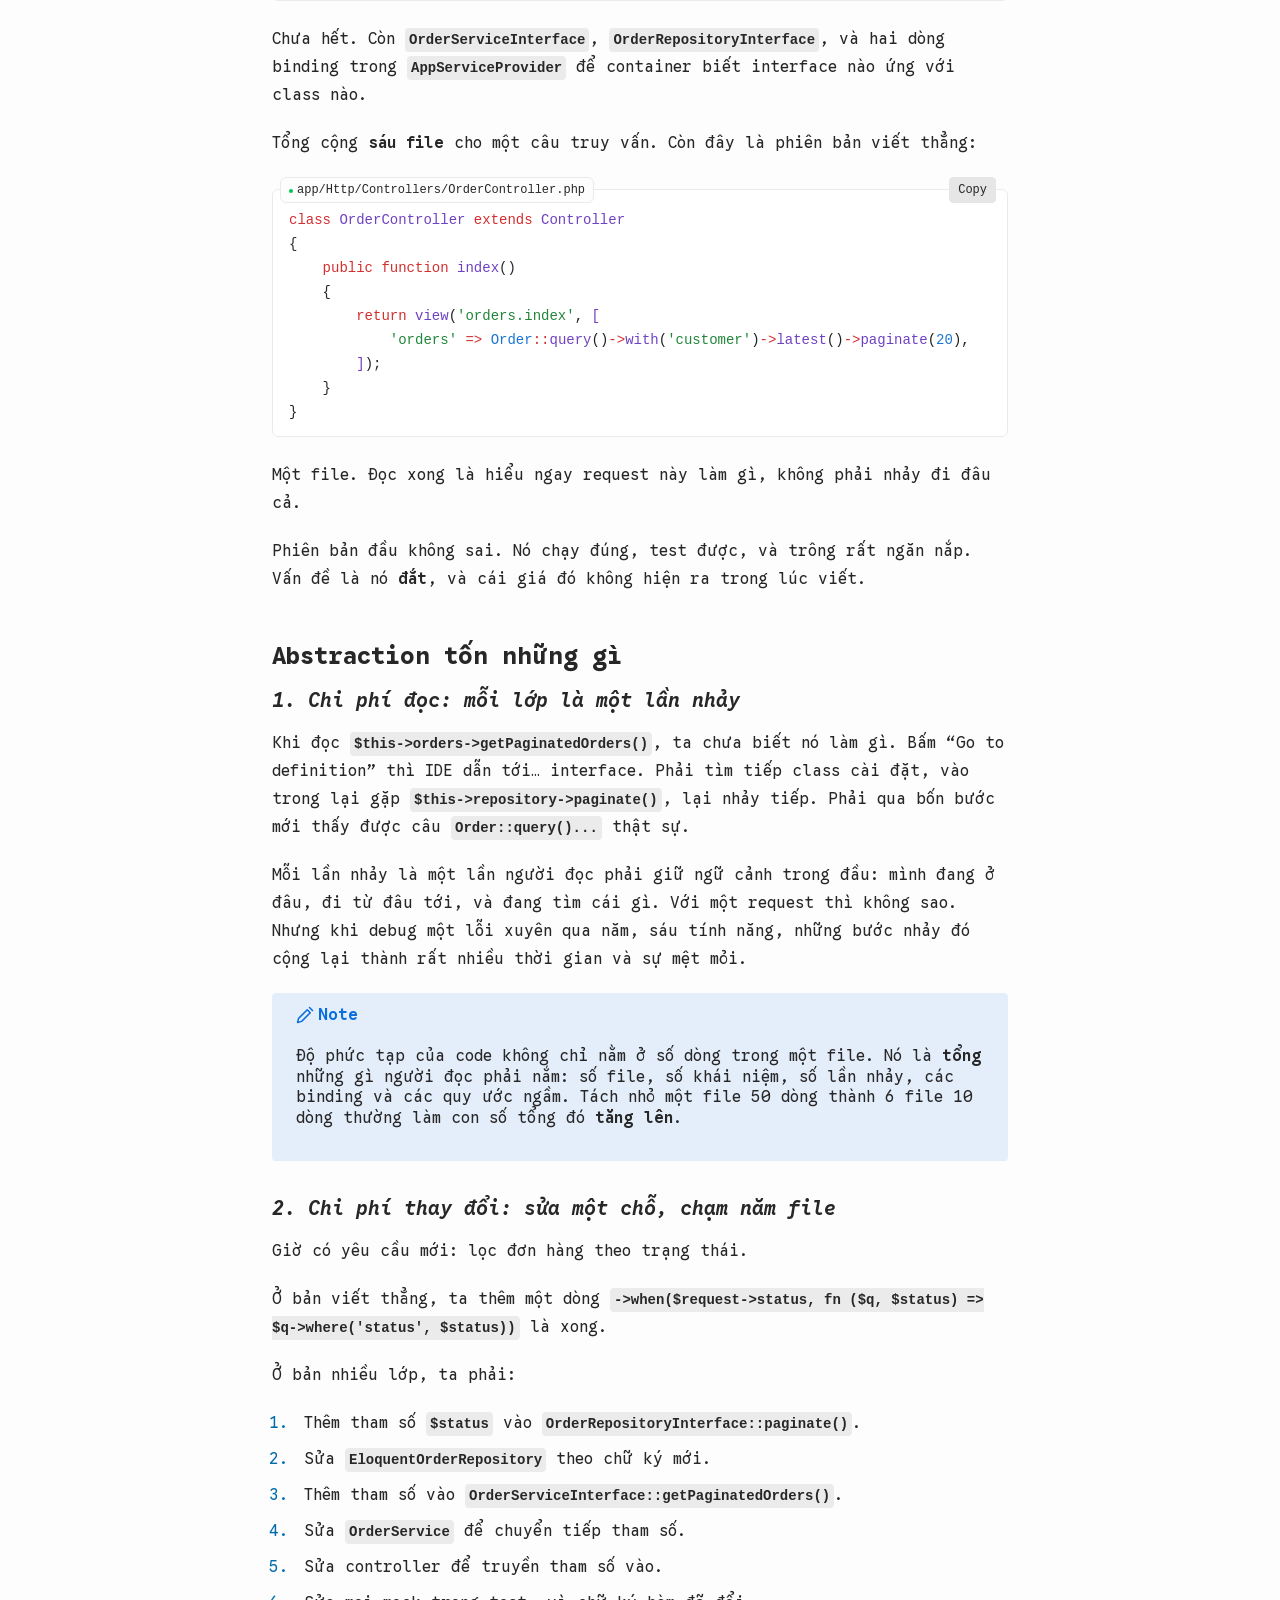
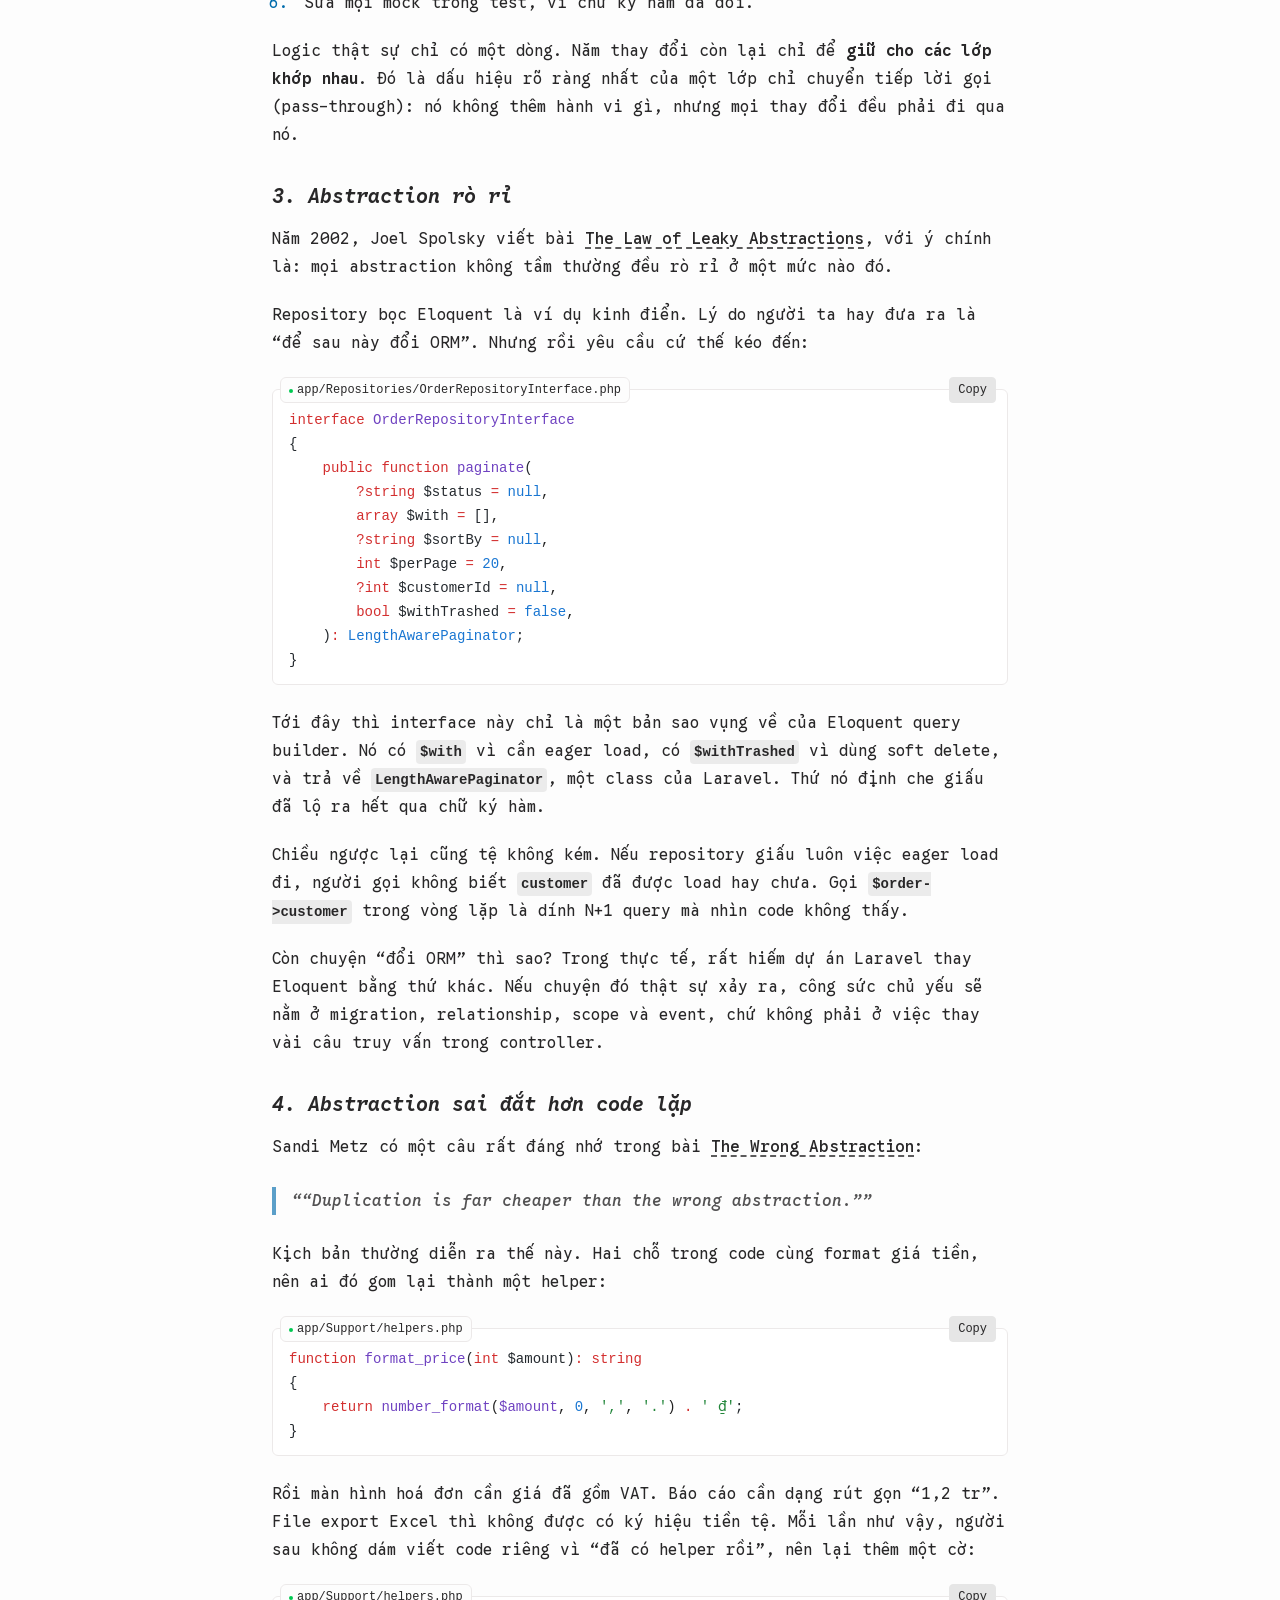
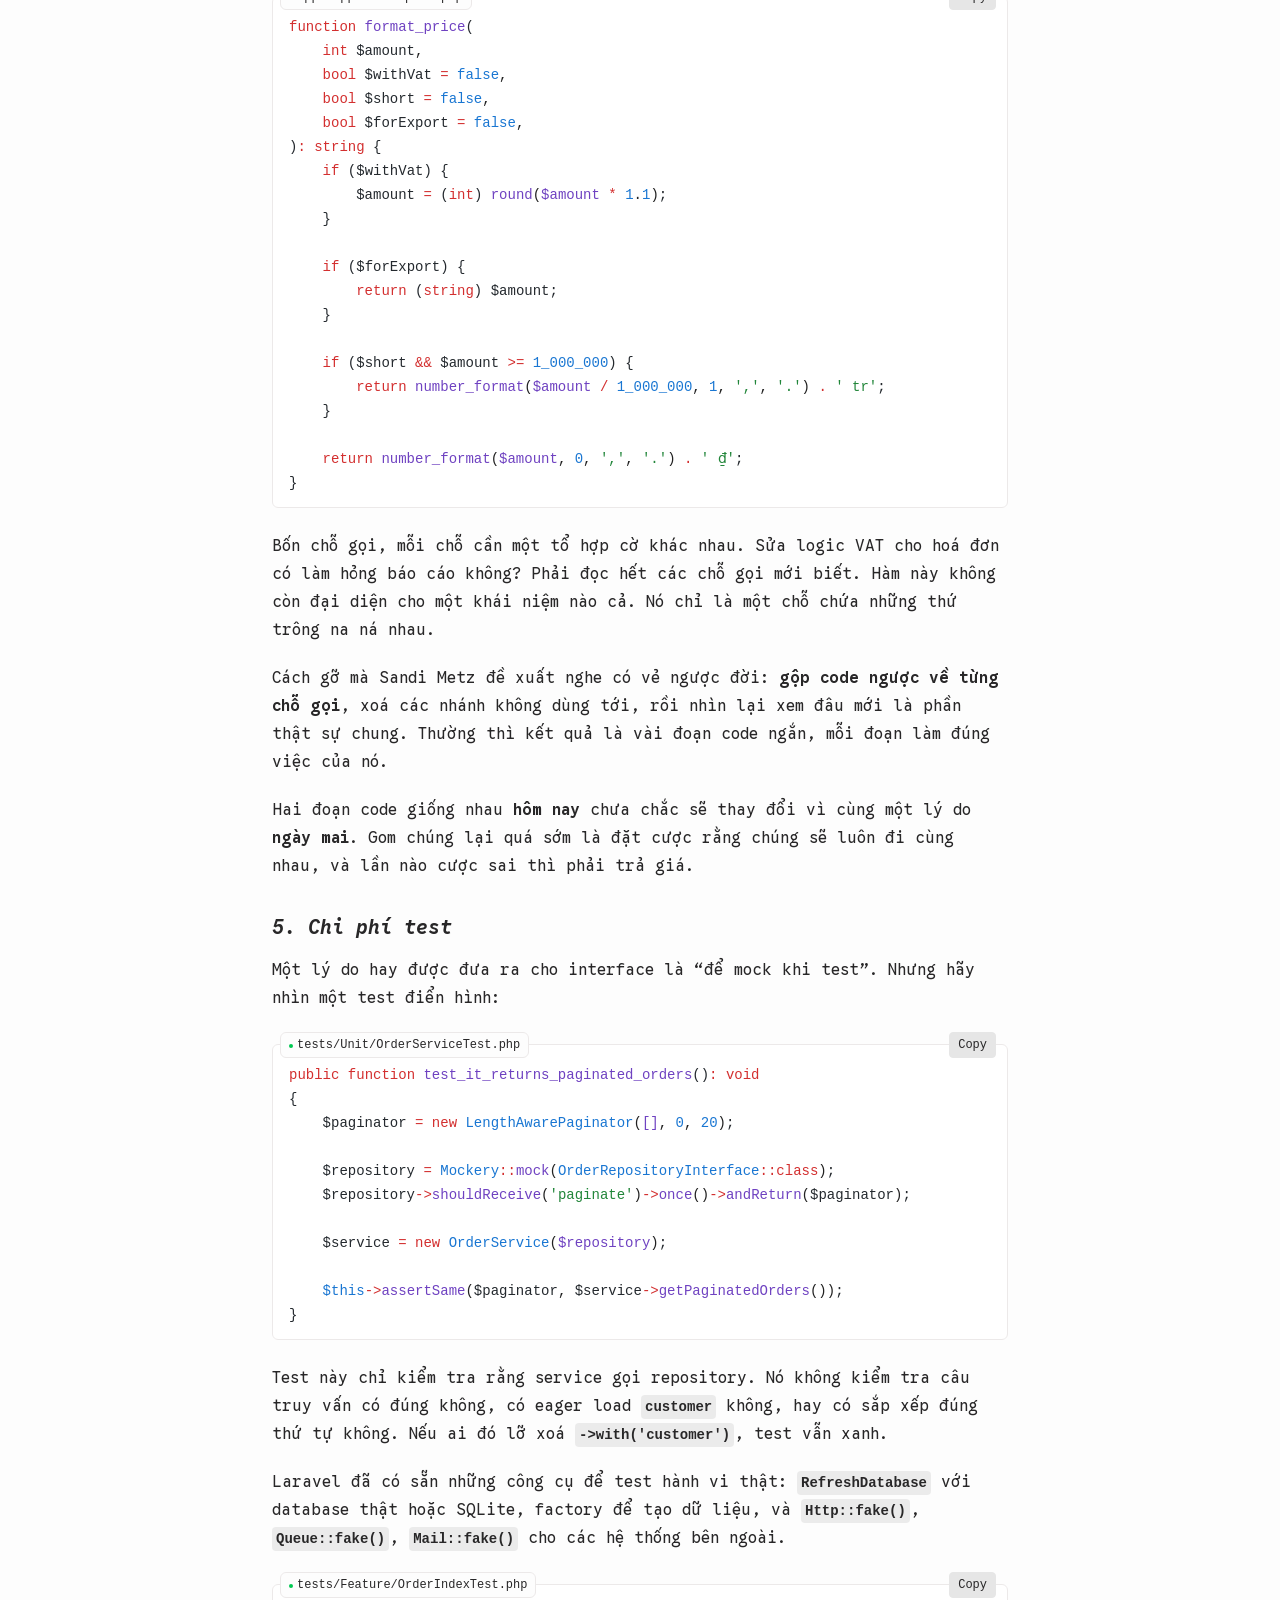
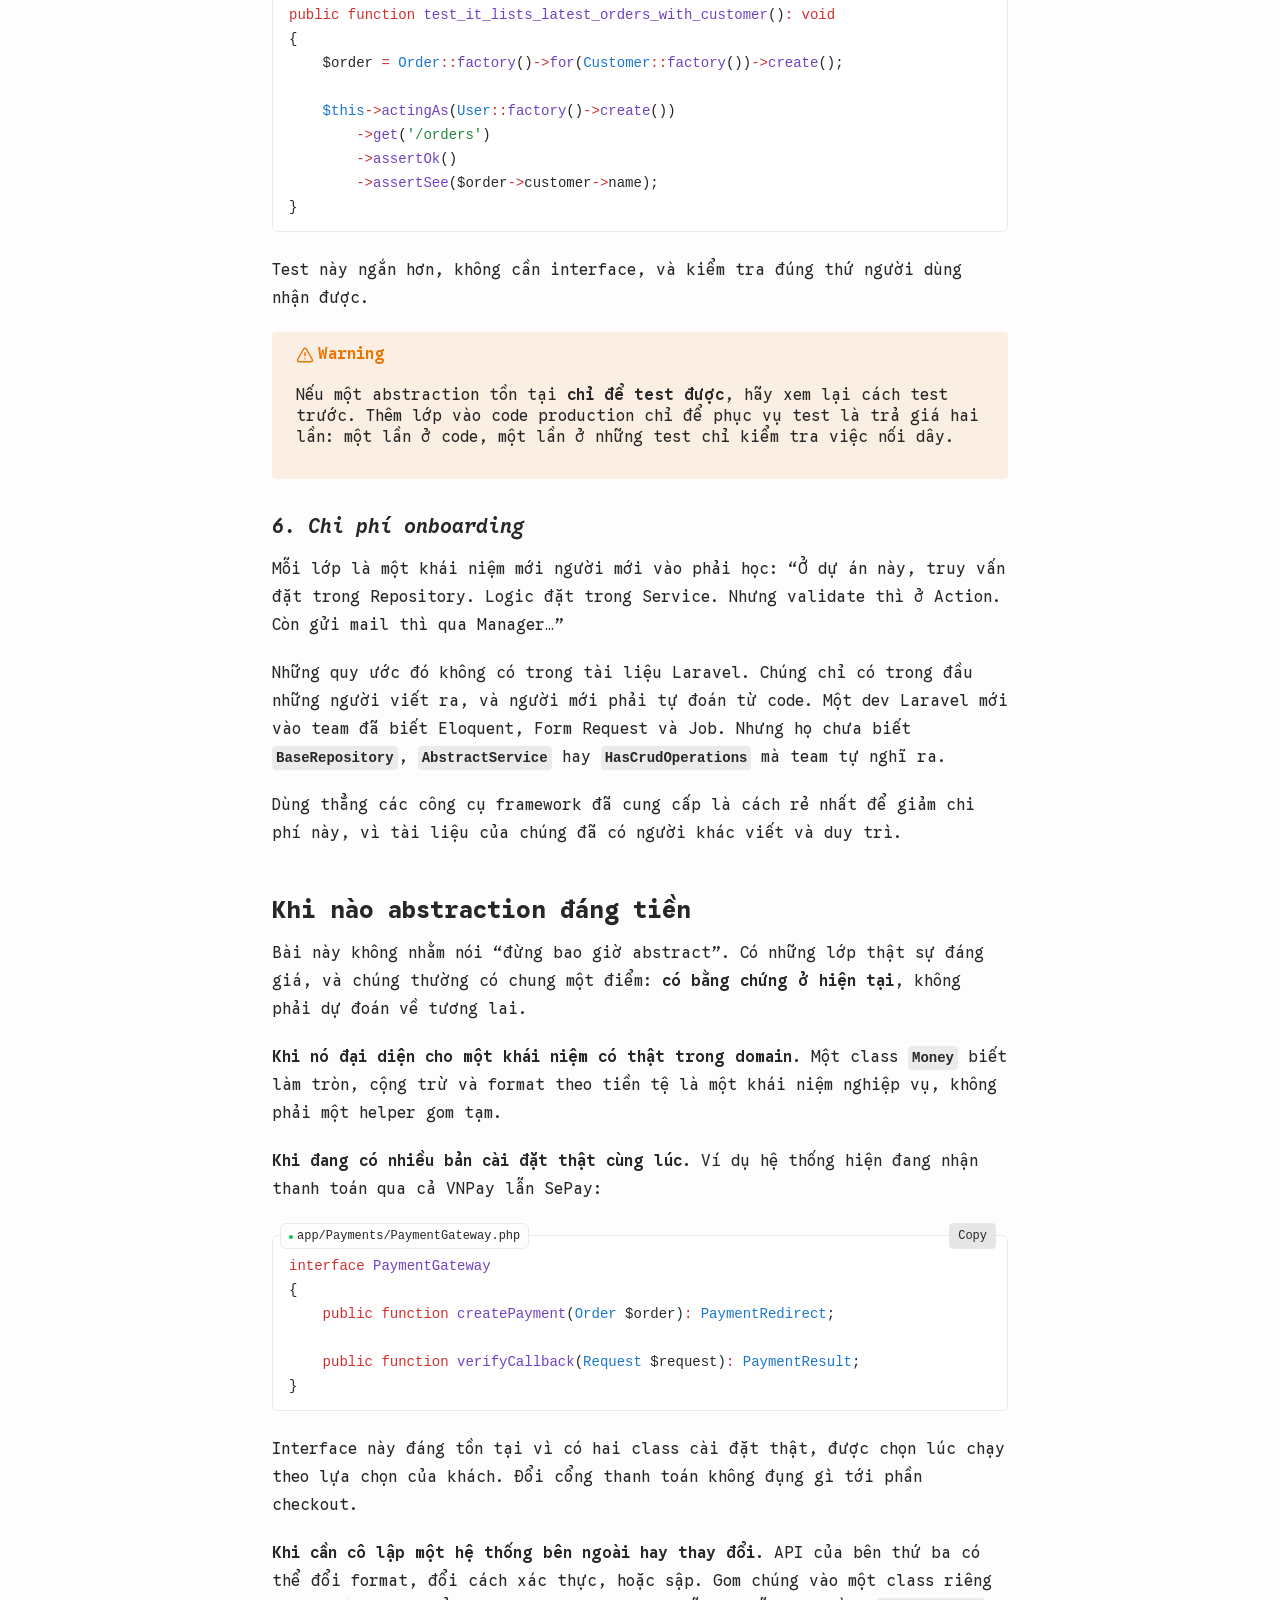
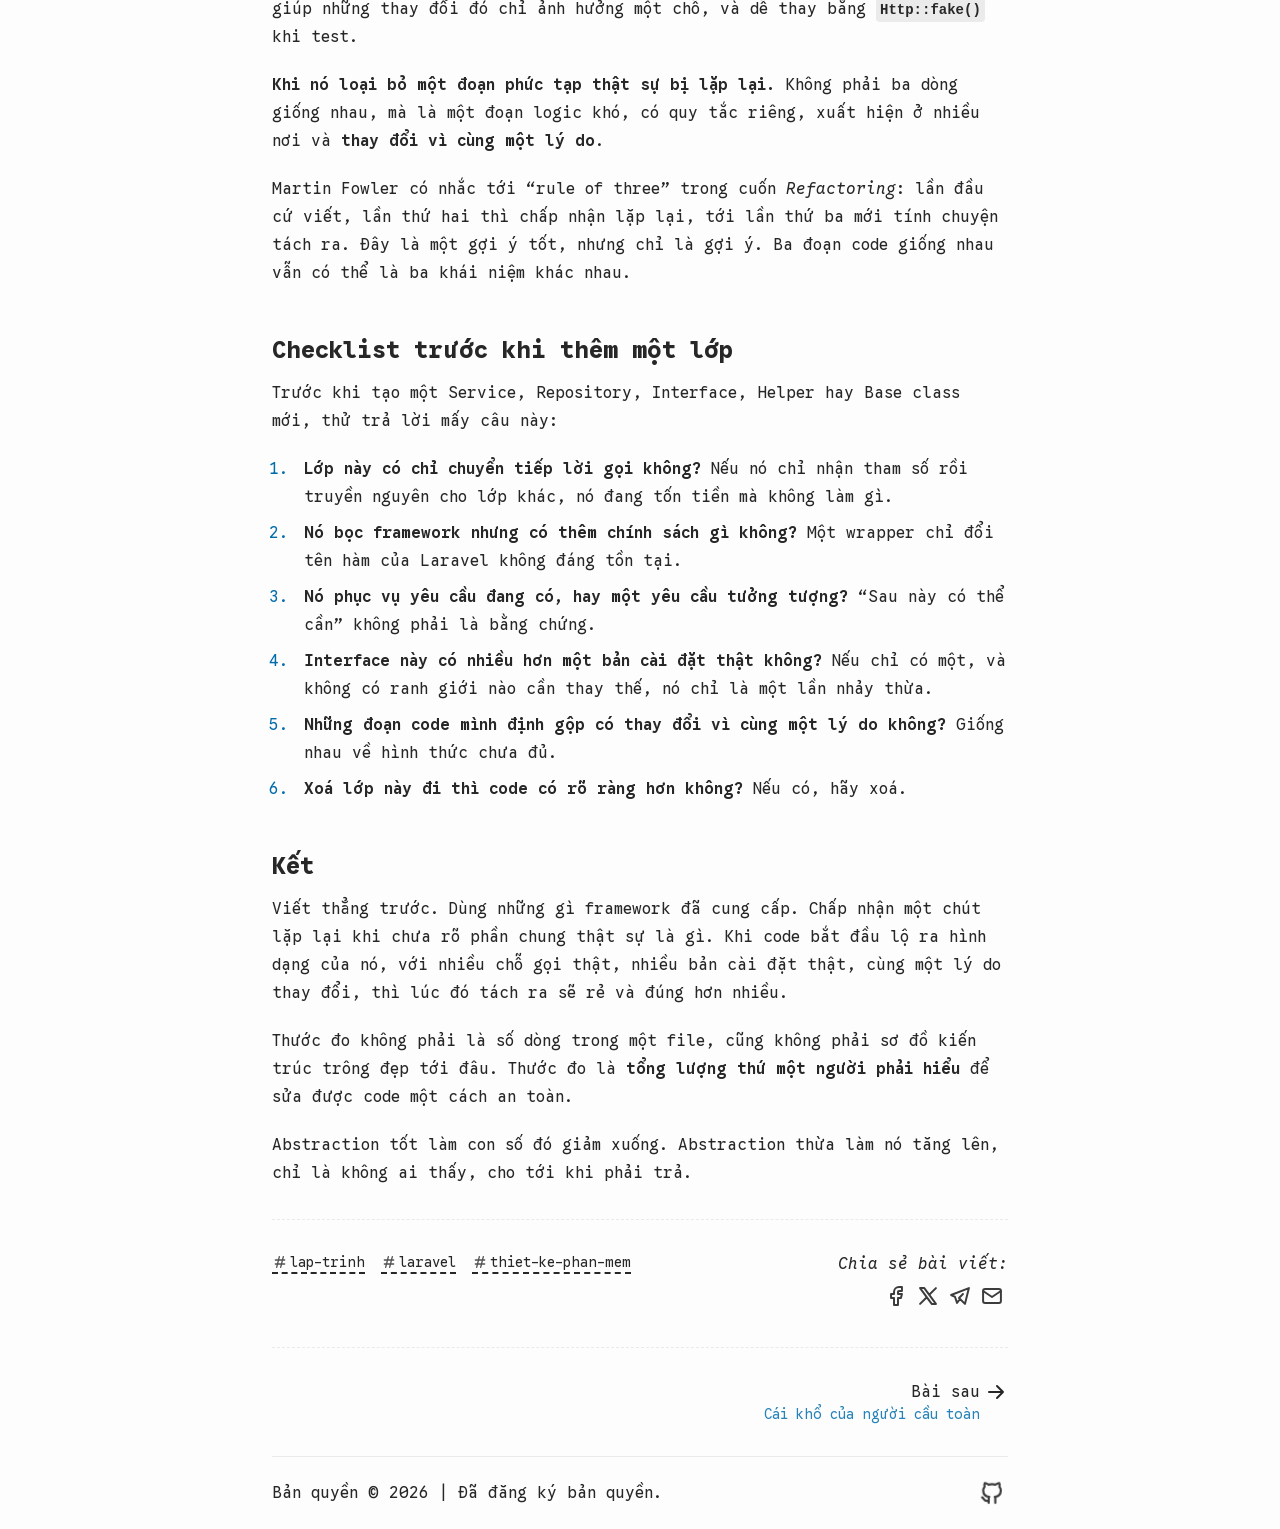
<file: posts/chi-phi-cua-abstraction/index.html>
<!DOCTYPE html><html dir="ltr" lang="vi" class="overflow-y-scroll scroll-smooth"><head><meta charset="UTF-8"><meta name="viewport" content="width=device-width, initial-scale=1"><link rel="icon" type="image/svg+xml" href="/favicon.svg"><link rel="icon" href="/favicon.ico"><link rel="canonical" href="https://trungdev05.github.io/posts/chi-phi-cua-abstraction/"><meta name="generator" content="Astro v7.4.8"><!-- Font --><style>@font-face{font-family:"Google Sans Code-1a30c214885cb404";src:url("/_astro/fonts/2213c1e7fbe06cc7.woff") format("woff"), url("/_astro/fonts/b87f789471b4c602.ttf") format("truetype");font-display:swap;font-weight:300;font-style:italic;}@font-face{font-family:"Google Sans Code-1a30c214885cb404";src:url("/_astro/fonts/c487dbd9c215141e.woff") format("woff"), url("/_astro/fonts/bb0c016d60298234.ttf") format("truetype");font-display:swap;font-weight:400;font-style:italic;}@font-face{font-family:"Google Sans Code-1a30c214885cb404";src:url("/_astro/fonts/0976c79a1e97c08d.woff") format("woff"), url("/_astro/fonts/b3e69a4f03324880.ttf") format("truetype");font-display:swap;font-weight:500;font-style:italic;}@font-face{font-family:"Google Sans Code-1a30c214885cb404";src:url("/_astro/fonts/3c46d5a1dde2929d.woff") format("woff"), url("/_astro/fonts/0ff1dfaf1dff21d0.ttf") format("truetype");font-display:swap;font-weight:600;font-style:italic;}@font-face{font-family:"Google Sans Code-1a30c214885cb404";src:url("/_astro/fonts/e9aa617e80052f4b.woff") format("woff"), url("/_astro/fonts/d9a5ad8b8018e5de.ttf") format("truetype");font-display:swap;font-weight:700;font-style:italic;}@font-face{font-family:"Google Sans Code-1a30c214885cb404";src:url("/_astro/fonts/5056f1a50e5e7744.woff") format("woff"), url("/_astro/fonts/3e4dac0d0220e48a.ttf") format("truetype");font-display:swap;font-weight:300;font-style:normal;}@font-face{font-family:"Google Sans Code-1a30c214885cb404";src:url("/_astro/fonts/e734307f8c328338.woff") format("woff"), url("/_astro/fonts/ba3036786bf88603.ttf") format("truetype");font-display:swap;font-weight:400;font-style:normal;}@font-face{font-family:"Google Sans Code-1a30c214885cb404";src:url("/_astro/fonts/dfa89044152f7da4.woff") format("woff"), url("/_astro/fonts/39aec4e7fc7cc077.ttf") format("truetype");font-display:swap;font-weight:500;font-style:normal;}@font-face{font-family:"Google Sans Code-1a30c214885cb404";src:url("/_astro/fonts/8bbd58b325585200.woff") format("woff"), url("/_astro/fonts/b33609507afd910d.ttf") format("truetype");font-display:swap;font-weight:600;font-style:normal;}@font-face{font-family:"Google Sans Code-1a30c214885cb404";src:url("/_astro/fonts/035035a9ddbd14aa.woff") format("woff"), url("/_astro/fonts/50fcf54bf575f53f.ttf") format("truetype");font-display:swap;font-weight:700;font-style:normal;}@font-face{font-family:"Google Sans Code-1a30c214885cb404 fallback: Courier New";src:local("Courier New");font-display:swap;font-weight:300;font-style:italic;size-adjust:99.9837%;ascent-override:96.6157%;descent-override:28.6047%;}@font-face{font-family:"Google Sans Code-1a30c214885cb404 fallback: Courier New";src:local("Courier New");font-display:swap;font-weight:400;font-style:italic;size-adjust:99.9837%;ascent-override:96.6157%;descent-override:28.6047%;}@font-face{font-family:"Google Sans Code-1a30c214885cb404 fallback: Courier New";src:local("Courier New");font-display:swap;font-weight:500;font-style:italic;size-adjust:99.9837%;ascent-override:96.6157%;descent-override:28.6047%;}@font-face{font-family:"Google Sans Code-1a30c214885cb404 fallback: Courier New";src:local("Courier New");font-display:swap;font-weight:600;font-style:italic;size-adjust:99.9837%;ascent-override:96.6157%;descent-override:28.6047%;}@font-face{font-family:"Google Sans Code-1a30c214885cb404 fallback: Courier New";src:local("Courier New");font-display:swap;font-weight:700;font-style:italic;size-adjust:99.9837%;ascent-override:96.6157%;descent-override:28.6047%;}@font-face{font-family:"Google Sans Code-1a30c214885cb404 fallback: Courier New";src:local("Courier New");font-display:swap;font-weight:300;font-style:normal;size-adjust:99.9837%;ascent-override:96.6157%;descent-override:28.6047%;}@font-face{font-family:"Google Sans Code-1a30c214885cb404 fallback: Courier New";src:local("Courier New");font-display:swap;font-weight:400;font-style:normal;size-adjust:99.9837%;ascent-override:96.6157%;descent-override:28.6047%;}@font-face{font-family:"Google Sans Code-1a30c214885cb404 fallback: Courier New";src:local("Courier New");font-display:swap;font-weight:500;font-style:normal;size-adjust:99.9837%;ascent-override:96.6157%;descent-override:28.6047%;}@font-face{font-family:"Google Sans Code-1a30c214885cb404 fallback: Courier New";src:local("Courier New");font-display:swap;font-weight:600;font-style:normal;size-adjust:99.9837%;ascent-override:96.6157%;descent-override:28.6047%;}@font-face{font-family:"Google Sans Code-1a30c214885cb404 fallback: Courier New";src:local("Courier New");font-display:swap;font-weight:700;font-style:normal;size-adjust:99.9837%;ascent-override:96.6157%;descent-override:28.6047%;}:root{--font-google-sans-code:"Google Sans Code-1a30c214885cb404","Google Sans Code-1a30c214885cb404 fallback: Courier New",monospace;}</style><!-- Primary meta --><title>Abstraction không miễn phí | trungdev05</title><meta name="title" content="Abstraction không miễn phí | trungdev05"><meta name="description" content="Mỗi lớp abstraction đều có giá, và người trả là người đọc code. Khi nào nên viết thẳng, khi nào một lớp mới thật sự đáng tiền."><meta name="author" content="trungdev05"><link rel="sitemap" href="/sitemap-index.xml"><!-- Open Graph --><meta property="og:type" content="website"><meta property="og:site_name" content="trungdev05"><meta property="og:title" content="Abstraction không miễn phí | trungdev05"><meta property="og:description" content="Mỗi lớp abstraction đều có giá, và người trả là người đọc code. Khi nào nên viết thẳng, khi nào một lớp mới thật sự đáng tiền."><meta property="og:url" content="https://trungdev05.github.io/posts/chi-phi-cua-abstraction/"><meta property="og:image" content="https://trungdev05.github.io/posts/chi-phi-cua-abstraction/index.png"><!-- Twitter / X --><meta property="twitter:card" content="summary_large_image"><meta property="twitter:url" content="https://trungdev05.github.io/posts/chi-phi-cua-abstraction/"><meta property="twitter:title" content="Abstraction không miễn phí | trungdev05"><meta property="twitter:description" content="Mỗi lớp abstraction đều có giá, và người trả là người đọc code. Khi nào nên viết thẳng, khi nào một lớp mới thật sự đáng tiền."><meta property="twitter:image" content="https://trungdev05.github.io/posts/chi-phi-cua-abstraction/index.png"><!-- RSS autodiscovery --><link rel="alternate" type="application/rss+xml" title="trungdev05" href="https://trungdev05.github.io/rss.xml"><!-- Filled at runtime by theme.ts to match the current background colour --><meta name="theme-color" content=""><!-- Extra head content injected by child layouts (e.g. JSON-LD, article meta) --><meta property="og:type" content="article"><meta property="article:published_time" content="2026-11-20T08:07:52.000Z"><script type="application/ld+json">{"@context":"https://schema.org","@type":"BlogPosting","headline":"Abstraction không miễn phí | trungdev05","image":"https://trungdev05.github.io/posts/chi-phi-cua-abstraction/index.png","datePublished":"2026-11-20T08:07:52.000Z","author":[{"@type":"Person","name":"trungdev05","url":"https://github.com/trungdev05"}]}</script><!--
      Inline FOUC-prevention script: sets data-theme on <html> before
      the browser paints. Runs synchronously, no defer/async.
    --><script>
      (function () {
        const stored = localStorage.getItem("theme");
        const prefersDark = window.matchMedia(
          "(prefers-color-scheme: dark)"
        ).matches;
        const theme = stored ?? (prefersDark ? "dark" : "light");
        const root = document.firstElementChild;
        root?.setAttribute("data-theme", theme);
        root?.classList.toggle("dark", theme === "dark");
        // Expose value so theme.ts can skip re-detection.
        window.__theme = { value: theme };
      })();
    </script><meta name="astro-view-transitions-enabled" content="true"><meta name="astro-view-transitions-fallback" content="animate"><script type="module" src="/_astro/ClientRouter.astro_astro_type_script_index_0_lang.CnDxeVtR.js"></script><link rel="stylesheet" href="/_astro/Footer.CrSzzP0V.css"><style>@keyframes astroFadeInOut{0%{opacity:1}to{opacity:0}}@keyframes astroFadeIn{0%{opacity:0;mix-blend-mode:plus-lighter}to{opacity:1;mix-blend-mode:plus-lighter}}@keyframes astroFadeOut{0%{opacity:1;mix-blend-mode:plus-lighter}to{opacity:0;mix-blend-mode:plus-lighter}}@keyframes astroSlideFromRight{0%{transform:translate(100%)}}@keyframes astroSlideFromLeft{0%{transform:translate(-100%)}}@keyframes astroSlideToRight{to{transform:translate(100%)}}@keyframes astroSlideToLeft{to{transform:translate(-100%)}}@media (prefers-reduced-motion){::view-transition-group(*),::view-transition-old(*),::view-transition-new(*),[data-astro-transition-scope]{animation:none!important}}
</style><link rel="stylesheet" href="/_astro/index.CVT8B135.css"><style>[data-astro-transition-scope="astro-bztu2lml-1"] { view-transition-name: lap-trinh; }@layer astro { ::view-transition-old(lap-trinh) { 
	animation-duration: 180ms;
	animation-timing-function: cubic-bezier(0.76, 0, 0.24, 1);
	animation-fill-mode: both;
	animation-name: astroFadeOut; }::view-transition-new(lap-trinh) { 
	animation-duration: 180ms;
	animation-timing-function: cubic-bezier(0.76, 0, 0.24, 1);
	animation-fill-mode: both;
	animation-name: astroFadeIn; }[data-astro-transition=back]::view-transition-old(lap-trinh) { 
	animation-duration: 180ms;
	animation-timing-function: cubic-bezier(0.76, 0, 0.24, 1);
	animation-fill-mode: both;
	animation-name: astroFadeOut; }[data-astro-transition=back]::view-transition-new(lap-trinh) { 
	animation-duration: 180ms;
	animation-timing-function: cubic-bezier(0.76, 0, 0.24, 1);
	animation-fill-mode: both;
	animation-name: astroFadeIn; } }[data-astro-transition-fallback="old"] [data-astro-transition-scope="astro-bztu2lml-1"],
			[data-astro-transition-fallback="old"][data-astro-transition-scope="astro-bztu2lml-1"] { 
	animation-duration: 180ms;
	animation-timing-function: cubic-bezier(0.76, 0, 0.24, 1);
	animation-fill-mode: both;
	animation-name: astroFadeOut; }[data-astro-transition-fallback="new"] [data-astro-transition-scope="astro-bztu2lml-1"],
			[data-astro-transition-fallback="new"][data-astro-transition-scope="astro-bztu2lml-1"] { 
	animation-duration: 180ms;
	animation-timing-function: cubic-bezier(0.76, 0, 0.24, 1);
	animation-fill-mode: both;
	animation-name: astroFadeIn; }[data-astro-transition=back][data-astro-transition-fallback="old"] [data-astro-transition-scope="astro-bztu2lml-1"],
			[data-astro-transition=back][data-astro-transition-fallback="old"][data-astro-transition-scope="astro-bztu2lml-1"] { 
	animation-duration: 180ms;
	animation-timing-function: cubic-bezier(0.76, 0, 0.24, 1);
	animation-fill-mode: both;
	animation-name: astroFadeOut; }[data-astro-transition=back][data-astro-transition-fallback="new"] [data-astro-transition-scope="astro-bztu2lml-1"],
			[data-astro-transition=back][data-astro-transition-fallback="new"][data-astro-transition-scope="astro-bztu2lml-1"] { 
	animation-duration: 180ms;
	animation-timing-function: cubic-bezier(0.76, 0, 0.24, 1);
	animation-fill-mode: both;
	animation-name: astroFadeIn; }</style><style>[data-astro-transition-scope="astro-bztu2lml-2"] { view-transition-name: laravel; }@layer astro { ::view-transition-old(laravel) { 
	animation-duration: 180ms;
	animation-timing-function: cubic-bezier(0.76, 0, 0.24, 1);
	animation-fill-mode: both;
	animation-name: astroFadeOut; }::view-transition-new(laravel) { 
	animation-duration: 180ms;
	animation-timing-function: cubic-bezier(0.76, 0, 0.24, 1);
	animation-fill-mode: both;
	animation-name: astroFadeIn; }[data-astro-transition=back]::view-transition-old(laravel) { 
	animation-duration: 180ms;
	animation-timing-function: cubic-bezier(0.76, 0, 0.24, 1);
	animation-fill-mode: both;
	animation-name: astroFadeOut; }[data-astro-transition=back]::view-transition-new(laravel) { 
	animation-duration: 180ms;
	animation-timing-function: cubic-bezier(0.76, 0, 0.24, 1);
	animation-fill-mode: both;
	animation-name: astroFadeIn; } }[data-astro-transition-fallback="old"] [data-astro-transition-scope="astro-bztu2lml-2"],
			[data-astro-transition-fallback="old"][data-astro-transition-scope="astro-bztu2lml-2"] { 
	animation-duration: 180ms;
	animation-timing-function: cubic-bezier(0.76, 0, 0.24, 1);
	animation-fill-mode: both;
	animation-name: astroFadeOut; }[data-astro-transition-fallback="new"] [data-astro-transition-scope="astro-bztu2lml-2"],
			[data-astro-transition-fallback="new"][data-astro-transition-scope="astro-bztu2lml-2"] { 
	animation-duration: 180ms;
	animation-timing-function: cubic-bezier(0.76, 0, 0.24, 1);
	animation-fill-mode: both;
	animation-name: astroFadeIn; }[data-astro-transition=back][data-astro-transition-fallback="old"] [data-astro-transition-scope="astro-bztu2lml-2"],
			[data-astro-transition=back][data-astro-transition-fallback="old"][data-astro-transition-scope="astro-bztu2lml-2"] { 
	animation-duration: 180ms;
	animation-timing-function: cubic-bezier(0.76, 0, 0.24, 1);
	animation-fill-mode: both;
	animation-name: astroFadeOut; }[data-astro-transition=back][data-astro-transition-fallback="new"] [data-astro-transition-scope="astro-bztu2lml-2"],
			[data-astro-transition=back][data-astro-transition-fallback="new"][data-astro-transition-scope="astro-bztu2lml-2"] { 
	animation-duration: 180ms;
	animation-timing-function: cubic-bezier(0.76, 0, 0.24, 1);
	animation-fill-mode: both;
	animation-name: astroFadeIn; }</style><style>[data-astro-transition-scope="astro-bztu2lml-3"] { view-transition-name: thiet-ke-phan-mem; }@layer astro { ::view-transition-old(thiet-ke-phan-mem) { 
	animation-duration: 180ms;
	animation-timing-function: cubic-bezier(0.76, 0, 0.24, 1);
	animation-fill-mode: both;
	animation-name: astroFadeOut; }::view-transition-new(thiet-ke-phan-mem) { 
	animation-duration: 180ms;
	animation-timing-function: cubic-bezier(0.76, 0, 0.24, 1);
	animation-fill-mode: both;
	animation-name: astroFadeIn; }[data-astro-transition=back]::view-transition-old(thiet-ke-phan-mem) { 
	animation-duration: 180ms;
	animation-timing-function: cubic-bezier(0.76, 0, 0.24, 1);
	animation-fill-mode: both;
	animation-name: astroFadeOut; }[data-astro-transition=back]::view-transition-new(thiet-ke-phan-mem) { 
	animation-duration: 180ms;
	animation-timing-function: cubic-bezier(0.76, 0, 0.24, 1);
	animation-fill-mode: both;
	animation-name: astroFadeIn; } }[data-astro-transition-fallback="old"] [data-astro-transition-scope="astro-bztu2lml-3"],
			[data-astro-transition-fallback="old"][data-astro-transition-scope="astro-bztu2lml-3"] { 
	animation-duration: 180ms;
	animation-timing-function: cubic-bezier(0.76, 0, 0.24, 1);
	animation-fill-mode: both;
	animation-name: astroFadeOut; }[data-astro-transition-fallback="new"] [data-astro-transition-scope="astro-bztu2lml-3"],
			[data-astro-transition-fallback="new"][data-astro-transition-scope="astro-bztu2lml-3"] { 
	animation-duration: 180ms;
	animation-timing-function: cubic-bezier(0.76, 0, 0.24, 1);
	animation-fill-mode: both;
	animation-name: astroFadeIn; }[data-astro-transition=back][data-astro-transition-fallback="old"] [data-astro-transition-scope="astro-bztu2lml-3"],
			[data-astro-transition=back][data-astro-transition-fallback="old"][data-astro-transition-scope="astro-bztu2lml-3"] { 
	animation-duration: 180ms;
	animation-timing-function: cubic-bezier(0.76, 0, 0.24, 1);
	animation-fill-mode: both;
	animation-name: astroFadeOut; }[data-astro-transition=back][data-astro-transition-fallback="new"] [data-astro-transition-scope="astro-bztu2lml-3"],
			[data-astro-transition=back][data-astro-transition-fallback="new"][data-astro-transition-scope="astro-bztu2lml-3"] { 
	animation-duration: 180ms;
	animation-timing-function: cubic-bezier(0.76, 0, 0.24, 1);
	animation-fill-mode: both;
	animation-name: astroFadeIn; }</style></head><body class="bg-background font-app text-foreground selection:bg-accent/75 selection:text-accent-foreground flex min-h-svh flex-col"><a id="skip-to-content" href="#main-content" class="bg-background text-accent absolute inset-s-16 -top-full z-50 px-3 py-2 backdrop-blur-lg transition-all focus:top-4">Chuyển đến nội dung</a><header class="app-layout flex flex-col items-center justify-between sm:flex-row"><div class="border-border bg-background relative flex w-full items-baseline justify-between border-b py-4 sm:items-center sm:py-6"><a href="/" class="absolute py-1 text-xl leading-8 font-semibold whitespace-nowrap sm:static sm:my-auto sm:text-2xl sm:leading-none">trungdev05</a><nav id="nav-menu" class="flex w-full flex-col items-center sm:ms-2 sm:flex-row sm:justify-end sm:space-x-4 sm:py-0"><button id="menu-btn" class="focus-outline self-end p-2 sm:hidden" aria-label="Mở menu" aria-expanded="false" aria-controls="menu-items" data-label-open="Mở menu" data-label-close="Đóng menu"><svg width="24" height="24" fill="none" stroke="currentColor" stroke-linecap="round" stroke-linejoin="round" stroke-width="2" class="hidden" viewBox="0 0 24 24" id="close-icon"><path stroke="none" d="M0 0h24v24H0z" /><path d="M18 6 6 18M6 6l12 12" /></svg><svg width="24" height="24" fill="none" stroke="currentColor" stroke-linecap="round" stroke-linejoin="round" stroke-width="2" class="icon icon-tabler icons-tabler-outline icon-tabler-menu-deep" viewBox="0 0 24 24" id="menu-icon"><path stroke="none" d="M0 0h24v24H0z" /><path d="M4 6h16M7 12h13M10 18h10" /></svg></button><ul id="menu-items" class="[&amp;&gt;li&gt;a]:hover:text-accent mt-4 hidden w-44 grid-cols-2 place-content-center gap-2 sm:mt-0 sm:flex sm:w-auto sm:gap-x-5 sm:gap-y-0 sm:[&amp;&gt;li]:h-8 [&amp;&gt;li&gt;a]:block [&amp;&gt;li&gt;a]:px-4 [&amp;&gt;li&gt;a]:py-3 [&amp;&gt;li&gt;a]:text-center [&amp;&gt;li&gt;a]:font-medium sm:[&amp;&gt;li&gt;a]:px-2 sm:[&amp;&gt;li&gt;a]:py-1"><li class="col-span-2"><a href="/posts/" class="active-nav">Bài viết</a></li><li class="col-span-2"><a href="/tags/">Thẻ</a></li><li class="col-span-2"><a href="/about/">Giới thiệu</a></li><li class="col-span-2"><a href="/archives/" title="Lưu trữ" aria-label="Lưu trữ" class="group inline-flex items-center gap-1 hover:text-accent focus-outline flex size-full justify-center p-3 sm:relative sm:size-8 sm:p-0"><svg width="24" height="24" fill="none" stroke="currentColor" stroke-linecap="round" stroke-linejoin="round" stroke-width="2" class="hidden sm:absolute sm:top-1/2 sm:left-1/2 sm:block sm:size-6 sm:-translate-x-1/2 sm:-translate-y-1/2" viewBox="0 0 24 24"><path stroke="none" d="M0 0h24v24H0z" /><path d="M3 6a2 2 0 0 1 2-2h14a2 2 0 0 1 2 2 2 2 0 0 1-2 2H5a2 2 0 0 1-2-2M5 8v10a2 2 0 0 0 2 2h10a2 2 0 0 0 2-2V8M10 12h4" /></svg><span class="sm:sr-only">Lưu trữ</span></a></li><li class="col-span-1 flex items-center justify-center"><a href="/search/" title="Tìm kiếm" aria-label="Tìm kiếm" class="group inline-flex items-center gap-1 hover:text-accent focus-outline relative size-8"><svg width="24" height="24" fill="none" stroke="currentColor" stroke-linecap="round" stroke-linejoin="round" stroke-width="2" class="absolute top-1/2 left-1/2 size-6 -translate-x-1/2 -translate-y-1/2" viewBox="0 0 24 24"><path stroke="none" d="M0 0h24v24H0z" /><path d="M3 10a7 7 0 1 0 14 0 7 7 0 1 0-14 0M21 21l-6-6" /></svg><span class="sr-only">Tìm kiếm</span></a></li><li class="col-span-1 flex items-center justify-center"><button id="theme-btn" class="focus-outline hover:[&amp;&gt;svg]:stroke-accent relative size-12 p-4 sm:size-8" title="Đổi giao diện sáng/tối" aria-label="auto" aria-live="polite"><svg width="24" height="24" fill="none" stroke="currentColor" stroke-linecap="round" stroke-linejoin="round" stroke-width="2" class="absolute top-[50%] left-[50%] translate-[-50%] scale-100 rotate-0 transition-all dark:scale-0 dark:-rotate-90" viewBox="0 0 24 24"><path stroke="none" d="M0 0h24v24H0z" /><path d="M12 3h.393a7.5 7.5 0 0 0 7.92 12.446A9 9 0 1 1 12 2.992z" /></svg><svg width="24" height="24" fill="none" stroke="currentColor" stroke-linecap="round" stroke-linejoin="round" stroke-width="2" class="absolute top-[50%] left-[50%] translate-[-50%] scale-0 rotate-90 transition-all dark:scale-100 dark:rotate-0" viewBox="0 0 24 24"><path stroke="none" d="M0 0h24v24H0z" /><path d="M14.828 14.828a4 4 0 1 0-5.656-5.656 4 4 0 0 0 5.656 5.656M6.343 17.657l-1.414 1.414M6.343 6.343 4.929 4.929M17.657 6.343l1.414-1.414M17.657 17.657l1.414 1.414M4 12H2M12 4V2M20 12h2M12 20v2" /></svg></button></li></ul></nav></div></header><script type="module">function e(){let e=document.querySelector(`#menu-btn`),t=document.querySelector(`#menu-items`),n=document.querySelector(`#menu-icon`),r=document.querySelector(`#close-icon`);if(!e||!t||!n||!r)return;let i=e.dataset.labelOpen??`Open menu`,a=e.dataset.labelClose??`Close menu`;e.addEventListener(`click`,()=>{let o=e.getAttribute(`aria-expanded`)===`true`;e.setAttribute(`aria-expanded`,o?`false`:`true`),e.setAttribute(`aria-label`,o?i:a),t.classList.toggle(`hidden`),t.classList.toggle(`grid`),n.classList.toggle(`hidden`),r.classList.toggle(`hidden`)})}function t(){let e=document.getElementById(`skip-to-content`);e&&e.addEventListener(`click`,e=>{if(e.defaultPrevented||e.metaKey||e.ctrlKey||e.shiftKey||e.button!==0)return;e.preventDefault();let t=document.getElementById(`main-content`);t&&(t.setAttribute(`tabindex`,`-1`),t.addEventListener(`blur`,()=>t.removeAttribute(`tabindex`),{once:!0}),t.focus(),t.scrollIntoView({behavior:`smooth`}))})}e(),document.addEventListener(`astro:after-swap`,e),t(),document.addEventListener(`astro:after-swap`,t);</script><div class="app-layout flex items-center justify-start"><a id="back-button" href="/" class="group inline-flex items-center gap-1 hover:text-accent focus-outline hover:text-foreground/75 -ms-2 mt-8 mb-2"><svg width="24" height="24" fill="none" stroke="currentColor" stroke-linecap="round" stroke-linejoin="round" stroke-width="2" class="inline-block size-6 rtl:rotate-180" viewBox="0 0 24 24"><path stroke="none" d="M0 0h24v24H0z" /><path d="m15 6-6 6 6 6" /></svg><span>Quay lại</span></a></div><script type="module">function e(){let e=document.querySelector(`#back-button`),t=sessionStorage.getItem(`backUrl`);t&&e&&(e.href=t)}document.addEventListener(`astro:page-load`,e),e();</script><main id="main-content" class="app-layout" data-pagefind-body><h1 style="view-transition-name:chi-phi-cua-abstraction" class="text-accent inline-block text-2xl font-bold sm:text-3xl">Abstraction không miễn phí</h1><div class="my-2 flex items-center gap-2"><div class="text-muted-foreground flex items-center gap-x-2"><svg width="24" height="24" fill="none" stroke="currentColor" stroke-linecap="round" stroke-linejoin="round" stroke-width="2" class="inline-block size-6 min-w-5.5" viewBox="0 0 24 24"><path stroke="none" d="M0 0h24v24H0z" /><path d="M4 7a2 2 0 0 1 2-2h12a2 2 0 0 1 2 2v12a2 2 0 0 1-2 2H6a2 2 0 0 1-2-2zM16 3v4M8 3v4M4 11h16M7 14h.013M10.01 14h.005M13.01 14h.005M16.015 14h.005M13.015 17h.005M7.01 17h.005M10.01 17h.005" /></svg><time class="text-sm sm:text-base" datetime="2026-11-20T08:07:52.000Z">20 Nov, 2026</time></div><span aria-hidden="true" class="text-muted-foreground max-sm:hidden hidden">|</span></div><div class="post-body mt-8"><aside class="toc-side" data-pagefind-ignore><a href="#article" class="toc-skip">Bỏ qua mục lục</a><nav aria-labelledby="toc-side-label" data-toc-nav><h2 id="toc-side-label" class="toc-label">Mục lục</h2><ol><li><a href="#một-request-đi-qua-bao-nhiêu-lớp">Một request đi qua bao nhiêu lớp?</a></li><li><a href="#abstraction-tốn-những-gì">Abstraction tốn những gì</a><ol><li><a href="#1-chi-phí-đọc-mỗi-lớp-là-một-lần-nhảy">1. Chi phí đọc: mỗi lớp là một lần nhảy</a></li><li><a href="#2-chi-phí-thay-đổi-sửa-một-chỗ-chạm-năm-file">2. Chi phí thay đổi: sửa một chỗ, chạm năm file</a></li><li><a href="#3-abstraction-rò-rỉ">3. Abstraction rò rỉ</a></li><li><a href="#4-abstraction-sai-đắt-hơn-code-lặp">4. Abstraction sai đắt hơn code lặp</a></li><li><a href="#5-chi-phí-test">5. Chi phí test</a></li><li><a href="#6-chi-phí-onboarding">6. Chi phí onboarding</a></li></ol></li><li><a href="#khi-nào-abstraction-đáng-tiền">Khi nào abstraction đáng tiền</a></li><li><a href="#checklist-trước-khi-thêm-một-lớp">Checklist trước khi thêm một lớp</a></li><li><a href="#kết">Kết</a></li></ol><button type="button" class="toc-back-to-top" data-back-to-top><svg width="24" height="24" fill="none" stroke="currentColor" stroke-linecap="round" stroke-linejoin="round" stroke-width="2" class="size-4" viewBox="0 0 24 24" aria-hidden="true"><path stroke="none" d="M0 0h24v24H0z" /><path d="M12 5v14M16 9l-4-4M8 9l4-4" /></svg>Lên đầu trang</button></nav></aside><script type="module">var e;function t(){e?.(),e=void 0;let t=Array.from(document.querySelectorAll(`[data-toc-nav] a[href^='#']`));if(!t.length)return;let n=[...new Set(t.map(e=>decodeURIComponent(e.hash.slice(1))))].map(e=>document.getElementById(e)).filter(e=>e!==null),r=null,i=0;function a(){i=0;let e=document.documentElement,a=e.scrollTop+innerHeight>=e.scrollHeight-2,o=null;for(let e of n){if(e.getBoundingClientRect().top>96)break;o=e}a&&(o=n[n.length-1]??o);let s=o?.id??null;if(s!==r){r=s;for(let e of t){let t=decodeURIComponent(e.hash.slice(1))===s;t?e.setAttribute(`aria-current`,`true`):e.removeAttribute(`aria-current`);let n=e.closest(`:is(.toc-side, .toc-popover) nav > ol`);if(t&&n&&n.scrollHeight>n.clientHeight){let t=e.offsetTop-n.clientHeight/2,r=matchMedia(`(prefers-reduced-motion: reduce)`).matches;n.scrollTo({top:t,behavior:r?`auto`:`smooth`})}}}}let o=()=>{i||=requestAnimationFrame(a)},s=document.querySelector(`.toc-side [data-back-to-top]`),c=()=>scrollTo(0,0);s?.addEventListener(`click`,c),addEventListener(`scroll`,o,{passive:!0}),addEventListener(`resize`,o),a(),e=()=>{s?.removeEventListener(`click`,c),removeEventListener(`scroll`,o),removeEventListener(`resize`,o),cancelAnimationFrame(i)}}document.addEventListener(`astro:page-load`,t),document.addEventListener(`astro:before-swap`,()=>e?.());</script><article id="article" class="w-full app-prose max-w-app prose-pre:bg-(--shiki-light-bg) dark:prose-pre:bg-(--shiki-dark-bg)"><p>Abstraction là công cụ quan trọng nhất của lập trình. Không có nó, ta vẫn đang viết assembly và tự quản lý từng byte bộ nhớ. Eloquent, Collection, Queue, cả framework Laravel đều là abstraction, và chúng giúp ta làm việc nhanh hơn rất nhiều.</p>
<p>Nhưng có một điều hay bị quên: <strong>mỗi lớp abstraction mới đều là một khoản nợ</strong>. Lúc viết, nó trông gọn gàng và “chuyên nghiệp”. Cái giá thật chỉ hiện ra về sau, khi có người phải đọc, sửa và debug đoạn code đó. Mà người đó thường chính là ta của sáu tháng sau.</p>
<p>Bài này nói về cái giá đó: nó nằm ở đâu, vì sao hay bị đánh giá thấp, và làm sao để biết khi nào một lớp mới thật sự đáng tiền.</p>
<h2 id="một-request-đi-qua-bao-nhiêu-lớp">Một request đi qua bao nhiêu lớp?</h2>
<p>Bắt đầu bằng một yêu cầu rất bình thường: hiển thị danh sách đơn hàng, kèm thông tin khách hàng, có phân trang.</p>
<p>Đây là phiên bản “theo kiến trúc” mà ta gặp ở rất nhiều dự án Laravel:</p>
<pre class="astro-code astro-code-themes min-light night-owl mt-8 pt-4.5" style="--shiki-light:#24292eff;--shiki-dark:#d6deeb;--shiki-light-bg:#ffffff;--shiki-dark-bg:#011627; overflow-x: auto;--file-name-offset: -0.75rem;" tabindex="0" data-language="php"><code><span class="line"><span style="--shiki-light:#D32F2F;--shiki-dark:#C792EA">class</span><span style="--shiki-light:#6F42C1;--shiki-dark:#FFCB8B"> OrderController</span><span style="--shiki-light:#D32F2F;--shiki-light-font-style:inherit;--shiki-dark:#C792EA;--shiki-dark-font-style:italic"> extends</span><span style="--shiki-light:#6F42C1;--shiki-dark:#C5E478"> Controller</span></span>
<span class="line"><span style="--shiki-light:#24292EFF;--shiki-dark:#D6DEEB">{</span></span>
<span class="line"><span style="--shiki-light:#D32F2F;--shiki-light-font-style:inherit;--shiki-dark:#C792EA;--shiki-dark-font-style:italic">    public</span><span style="--shiki-light:#D32F2F;--shiki-dark:#C792EA"> function</span><span style="--shiki-light:#6F42C1;--shiki-dark:#C5E478"> __construct</span><span style="--shiki-light:#24292EFF;--shiki-dark:#D9F5DD">(</span><span style="--shiki-light:#D32F2F;--shiki-light-font-style:inherit;--shiki-dark:#C792EA;--shiki-dark-font-style:italic">private</span><span style="--shiki-light:#1976D2;--shiki-dark:#FFCB8B"> OrderServiceInterface</span><span style="--shiki-light:#24292EFF;--shiki-dark:#BEC5D4"> $orders</span><span style="--shiki-light:#24292EFF;--shiki-dark:#D9F5DD">)</span><span style="--shiki-light:#24292EFF;--shiki-dark:#D6DEEB"> {}</span></span>
<span class="line"></span>
<span class="line"><span style="--shiki-light:#D32F2F;--shiki-light-font-style:inherit;--shiki-dark:#C792EA;--shiki-dark-font-style:italic">    public</span><span style="--shiki-light:#D32F2F;--shiki-dark:#C792EA"> function</span><span style="--shiki-light:#6F42C1;--shiki-light-font-style:inherit;--shiki-dark:#82AAFF;--shiki-dark-font-style:italic"> index</span><span style="--shiki-light:#24292EFF;--shiki-dark:#D9F5DD">()</span></span>
<span class="line"><span style="--shiki-light:#24292EFF;--shiki-dark:#D6DEEB">    {</span></span>
<span class="line"><span style="--shiki-light:#D32F2F;--shiki-light-font-style:inherit;--shiki-dark:#C792EA;--shiki-dark-font-style:italic">        return</span><span style="--shiki-light:#6F42C1;--shiki-light-font-style:inherit;--shiki-dark:#82AAFF;--shiki-dark-font-style:italic"> view</span><span style="--shiki-light:#212121;--shiki-dark:#D6DEEB">(</span><span style="--shiki-light:#22863A;--shiki-dark:#D9F5DD">'</span><span style="--shiki-light:#22863A;--shiki-dark:#ECC48D">orders.index</span><span style="--shiki-light:#22863A;--shiki-dark:#D9F5DD">'</span><span style="--shiki-light:#212121;--shiki-dark:#D6DEEB">,</span><span style="--shiki-light:#6F42C1;--shiki-dark:#D6DEEB"> [</span></span>
<span class="line"><span style="--shiki-light:#22863A;--shiki-dark:#D9F5DD">            '</span><span style="--shiki-light:#22863A;--shiki-dark:#ECC48D">orders</span><span style="--shiki-light:#22863A;--shiki-dark:#D9F5DD">'</span><span style="--shiki-light:#D32F2F;--shiki-dark:#7FDBCA"> =></span><span style="--shiki-light:#1976D2;--shiki-dark:#D6DEEB"> $</span><span style="--shiki-light:#1976D2;--shiki-dark:#7FDBCA">this</span><span style="--shiki-light:#D32F2F;--shiki-dark:#7FDBCA">-></span><span style="--shiki-light:#6F42C1;--shiki-dark:#BEC5D4">orders</span><span style="--shiki-light:#D32F2F;--shiki-dark:#7FDBCA">-></span><span style="--shiki-light:#6F42C1;--shiki-light-font-style:inherit;--shiki-dark:#82AAFF;--shiki-dark-font-style:italic">getPaginatedOrders</span><span style="--shiki-light:#212121;--shiki-dark:#D6DEEB">(),</span></span>
<span class="line"><span style="--shiki-light:#6F42C1;--shiki-dark:#D6DEEB">        ]</span><span style="--shiki-light:#212121;--shiki-dark:#D6DEEB">)</span><span style="--shiki-light:#24292EFF;--shiki-dark:#D6DEEB">;</span></span>
<span class="line"><span style="--shiki-light:#24292EFF;--shiki-dark:#D6DEEB">    }</span></span>
<span class="line"><span style="--shiki-light:#24292EFF;--shiki-dark:#D6DEEB">}</span></span></code><span class="absolute py-1 text-foreground text-xs font-medium leading-4 pl-4 pr-2 before:inline-block before:size-1 before:bg-green-500 before:rounded-full before:absolute before:top-[45%] before:left-2 left-2 top-(--file-name-offset) border rounded-md bg-background">app/Http/Controllers/OrderController.php</span></pre>
<pre class="astro-code astro-code-themes min-light night-owl mt-8 pt-4.5" style="--shiki-light:#24292eff;--shiki-dark:#d6deeb;--shiki-light-bg:#ffffff;--shiki-dark-bg:#011627; overflow-x: auto;--file-name-offset: -0.75rem;" tabindex="0" data-language="php"><code><span class="line"><span style="--shiki-light:#D32F2F;--shiki-dark:#C792EA">class</span><span style="--shiki-light:#6F42C1;--shiki-dark:#FFCB8B"> OrderService</span><span style="--shiki-light:#D32F2F;--shiki-light-font-style:inherit;--shiki-dark:#C792EA;--shiki-dark-font-style:italic"> implements</span><span style="--shiki-light:#6F42C1;--shiki-dark:#C5E478"> OrderServiceInterface</span></span>
<span class="line"><span style="--shiki-light:#24292EFF;--shiki-dark:#D6DEEB">{</span></span>
<span class="line"><span style="--shiki-light:#D32F2F;--shiki-light-font-style:inherit;--shiki-dark:#C792EA;--shiki-dark-font-style:italic">    public</span><span style="--shiki-light:#D32F2F;--shiki-dark:#C792EA"> function</span><span style="--shiki-light:#6F42C1;--shiki-dark:#C5E478"> __construct</span><span style="--shiki-light:#24292EFF;--shiki-dark:#D9F5DD">(</span><span style="--shiki-light:#D32F2F;--shiki-light-font-style:inherit;--shiki-dark:#C792EA;--shiki-dark-font-style:italic">private</span><span style="--shiki-light:#1976D2;--shiki-dark:#FFCB8B"> OrderRepositoryInterface</span><span style="--shiki-light:#24292EFF;--shiki-dark:#BEC5D4"> $repository</span><span style="--shiki-light:#24292EFF;--shiki-dark:#D9F5DD">)</span><span style="--shiki-light:#24292EFF;--shiki-dark:#D6DEEB"> {}</span></span>
<span class="line"></span>
<span class="line"><span style="--shiki-light:#D32F2F;--shiki-light-font-style:inherit;--shiki-dark:#C792EA;--shiki-dark-font-style:italic">    public</span><span style="--shiki-light:#D32F2F;--shiki-dark:#C792EA"> function</span><span style="--shiki-light:#6F42C1;--shiki-light-font-style:inherit;--shiki-dark:#82AAFF;--shiki-dark-font-style:italic"> getPaginatedOrders</span><span style="--shiki-light:#24292EFF;--shiki-dark:#D9F5DD">()</span><span style="--shiki-light:#D32F2F;--shiki-dark:#7FDBCA">:</span><span style="--shiki-light:#1976D2;--shiki-dark:#FFCB8B"> LengthAwarePaginator</span></span>
<span class="line"><span style="--shiki-light:#24292EFF;--shiki-dark:#D6DEEB">    {</span></span>
<span class="line"><span style="--shiki-light:#D32F2F;--shiki-light-font-style:inherit;--shiki-dark:#C792EA;--shiki-dark-font-style:italic">        return</span><span style="--shiki-light:#1976D2;--shiki-dark:#7FDBCA"> $this</span><span style="--shiki-light:#D32F2F;--shiki-dark:#7FDBCA">-></span><span style="--shiki-light:#24292EFF;--shiki-dark:#BEC5D4">repository</span><span style="--shiki-light:#D32F2F;--shiki-dark:#7FDBCA">-></span><span style="--shiki-light:#6F42C1;--shiki-light-font-style:inherit;--shiki-dark:#82AAFF;--shiki-dark-font-style:italic">paginate</span><span style="--shiki-light:#212121;--shiki-dark:#D6DEEB">()</span><span style="--shiki-light:#24292EFF;--shiki-dark:#D6DEEB">;</span></span>
<span class="line"><span style="--shiki-light:#24292EFF;--shiki-dark:#D6DEEB">    }</span></span>
<span class="line"><span style="--shiki-light:#24292EFF;--shiki-dark:#D6DEEB">}</span></span></code><span class="absolute py-1 text-foreground text-xs font-medium leading-4 pl-4 pr-2 before:inline-block before:size-1 before:bg-green-500 before:rounded-full before:absolute before:top-[45%] before:left-2 left-2 top-(--file-name-offset) border rounded-md bg-background">app/Services/OrderService.php</span></pre>
<pre class="astro-code astro-code-themes min-light night-owl mt-8 pt-4.5" style="--shiki-light:#24292eff;--shiki-dark:#d6deeb;--shiki-light-bg:#ffffff;--shiki-dark-bg:#011627; overflow-x: auto;--file-name-offset: -0.75rem;" tabindex="0" data-language="php"><code><span class="line"><span style="--shiki-light:#D32F2F;--shiki-dark:#C792EA">class</span><span style="--shiki-light:#6F42C1;--shiki-dark:#FFCB8B"> EloquentOrderRepository</span><span style="--shiki-light:#D32F2F;--shiki-light-font-style:inherit;--shiki-dark:#C792EA;--shiki-dark-font-style:italic"> implements</span><span style="--shiki-light:#6F42C1;--shiki-dark:#C5E478"> OrderRepositoryInterface</span></span>
<span class="line"><span style="--shiki-light:#24292EFF;--shiki-dark:#D6DEEB">{</span></span>
<span class="line"><span style="--shiki-light:#D32F2F;--shiki-light-font-style:inherit;--shiki-dark:#C792EA;--shiki-dark-font-style:italic">    public</span><span style="--shiki-light:#D32F2F;--shiki-dark:#C792EA"> function</span><span style="--shiki-light:#6F42C1;--shiki-light-font-style:inherit;--shiki-dark:#82AAFF;--shiki-dark-font-style:italic"> paginate</span><span style="--shiki-light:#24292EFF;--shiki-dark:#D9F5DD">()</span><span style="--shiki-light:#D32F2F;--shiki-dark:#7FDBCA">:</span><span style="--shiki-light:#1976D2;--shiki-dark:#FFCB8B"> LengthAwarePaginator</span></span>
<span class="line"><span style="--shiki-light:#24292EFF;--shiki-dark:#D6DEEB">    {</span></span>
<span class="line"><span style="--shiki-light:#D32F2F;--shiki-light-font-style:inherit;--shiki-dark:#C792EA;--shiki-dark-font-style:italic">        return</span><span style="--shiki-light:#1976D2;--shiki-dark:#FFCB8B"> Order</span><span style="--shiki-light:#D32F2F;--shiki-dark:#7FDBCA">::</span><span style="--shiki-light:#6F42C1;--shiki-light-font-style:inherit;--shiki-dark:#82AAFF;--shiki-dark-font-style:italic">query</span><span style="--shiki-light:#212121;--shiki-dark:#D6DEEB">()</span><span style="--shiki-light:#D32F2F;--shiki-dark:#7FDBCA">-></span><span style="--shiki-light:#6F42C1;--shiki-light-font-style:inherit;--shiki-dark:#82AAFF;--shiki-dark-font-style:italic">with</span><span style="--shiki-light:#212121;--shiki-dark:#D6DEEB">(</span><span style="--shiki-light:#22863A;--shiki-dark:#D9F5DD">'</span><span style="--shiki-light:#22863A;--shiki-dark:#ECC48D">customer</span><span style="--shiki-light:#22863A;--shiki-dark:#D9F5DD">'</span><span style="--shiki-light:#212121;--shiki-dark:#D6DEEB">)</span><span style="--shiki-light:#D32F2F;--shiki-dark:#7FDBCA">-></span><span style="--shiki-light:#6F42C1;--shiki-light-font-style:inherit;--shiki-dark:#82AAFF;--shiki-dark-font-style:italic">latest</span><span style="--shiki-light:#212121;--shiki-dark:#D6DEEB">()</span><span style="--shiki-light:#D32F2F;--shiki-dark:#7FDBCA">-></span><span style="--shiki-light:#6F42C1;--shiki-light-font-style:inherit;--shiki-dark:#82AAFF;--shiki-dark-font-style:italic">paginate</span><span style="--shiki-light:#212121;--shiki-dark:#D6DEEB">(</span><span style="--shiki-light:#1976D2;--shiki-dark:#F78C6C">20</span><span style="--shiki-light:#212121;--shiki-dark:#D6DEEB">)</span><span style="--shiki-light:#24292EFF;--shiki-dark:#D6DEEB">;</span></span>
<span class="line"><span style="--shiki-light:#24292EFF;--shiki-dark:#D6DEEB">    }</span></span>
<span class="line"><span style="--shiki-light:#24292EFF;--shiki-dark:#D6DEEB">}</span></span></code><span class="absolute py-1 text-foreground text-xs font-medium leading-4 pl-4 pr-2 before:inline-block before:size-1 before:bg-green-500 before:rounded-full before:absolute before:top-[45%] before:left-2 left-2 top-(--file-name-offset) border rounded-md bg-background">app/Repositories/EloquentOrderRepository.php</span></pre>
<p>Chưa hết. Còn <code>OrderServiceInterface</code>, <code>OrderRepositoryInterface</code>, và hai dòng binding trong <code>AppServiceProvider</code> để container biết interface nào ứng với class nào.</p>
<p>Tổng cộng <strong>sáu file</strong> cho một câu truy vấn. Còn đây là phiên bản viết thẳng:</p>
<pre class="astro-code astro-code-themes min-light night-owl mt-8 pt-4.5" style="--shiki-light:#24292eff;--shiki-dark:#d6deeb;--shiki-light-bg:#ffffff;--shiki-dark-bg:#011627; overflow-x: auto;--file-name-offset: -0.75rem;" tabindex="0" data-language="php"><code><span class="line"><span style="--shiki-light:#D32F2F;--shiki-dark:#C792EA">class</span><span style="--shiki-light:#6F42C1;--shiki-dark:#FFCB8B"> OrderController</span><span style="--shiki-light:#D32F2F;--shiki-light-font-style:inherit;--shiki-dark:#C792EA;--shiki-dark-font-style:italic"> extends</span><span style="--shiki-light:#6F42C1;--shiki-dark:#C5E478"> Controller</span></span>
<span class="line"><span style="--shiki-light:#24292EFF;--shiki-dark:#D6DEEB">{</span></span>
<span class="line"><span style="--shiki-light:#D32F2F;--shiki-light-font-style:inherit;--shiki-dark:#C792EA;--shiki-dark-font-style:italic">    public</span><span style="--shiki-light:#D32F2F;--shiki-dark:#C792EA"> function</span><span style="--shiki-light:#6F42C1;--shiki-light-font-style:inherit;--shiki-dark:#82AAFF;--shiki-dark-font-style:italic"> index</span><span style="--shiki-light:#24292EFF;--shiki-dark:#D9F5DD">()</span></span>
<span class="line"><span style="--shiki-light:#24292EFF;--shiki-dark:#D6DEEB">    {</span></span>
<span class="line"><span style="--shiki-light:#D32F2F;--shiki-light-font-style:inherit;--shiki-dark:#C792EA;--shiki-dark-font-style:italic">        return</span><span style="--shiki-light:#6F42C1;--shiki-light-font-style:inherit;--shiki-dark:#82AAFF;--shiki-dark-font-style:italic"> view</span><span style="--shiki-light:#212121;--shiki-dark:#D6DEEB">(</span><span style="--shiki-light:#22863A;--shiki-dark:#D9F5DD">'</span><span style="--shiki-light:#22863A;--shiki-dark:#ECC48D">orders.index</span><span style="--shiki-light:#22863A;--shiki-dark:#D9F5DD">'</span><span style="--shiki-light:#212121;--shiki-dark:#D6DEEB">,</span><span style="--shiki-light:#6F42C1;--shiki-dark:#D6DEEB"> [</span></span>
<span class="line"><span style="--shiki-light:#22863A;--shiki-dark:#D9F5DD">            '</span><span style="--shiki-light:#22863A;--shiki-dark:#ECC48D">orders</span><span style="--shiki-light:#22863A;--shiki-dark:#D9F5DD">'</span><span style="--shiki-light:#D32F2F;--shiki-dark:#7FDBCA"> =></span><span style="--shiki-light:#1976D2;--shiki-dark:#FFCB8B"> Order</span><span style="--shiki-light:#D32F2F;--shiki-dark:#7FDBCA">::</span><span style="--shiki-light:#6F42C1;--shiki-light-font-style:inherit;--shiki-dark:#82AAFF;--shiki-dark-font-style:italic">query</span><span style="--shiki-light:#212121;--shiki-dark:#D6DEEB">()</span><span style="--shiki-light:#D32F2F;--shiki-dark:#7FDBCA">-></span><span style="--shiki-light:#6F42C1;--shiki-light-font-style:inherit;--shiki-dark:#82AAFF;--shiki-dark-font-style:italic">with</span><span style="--shiki-light:#212121;--shiki-dark:#D6DEEB">(</span><span style="--shiki-light:#22863A;--shiki-dark:#D9F5DD">'</span><span style="--shiki-light:#22863A;--shiki-dark:#ECC48D">customer</span><span style="--shiki-light:#22863A;--shiki-dark:#D9F5DD">'</span><span style="--shiki-light:#212121;--shiki-dark:#D6DEEB">)</span><span style="--shiki-light:#D32F2F;--shiki-dark:#7FDBCA">-></span><span style="--shiki-light:#6F42C1;--shiki-light-font-style:inherit;--shiki-dark:#82AAFF;--shiki-dark-font-style:italic">latest</span><span style="--shiki-light:#212121;--shiki-dark:#D6DEEB">()</span><span style="--shiki-light:#D32F2F;--shiki-dark:#7FDBCA">-></span><span style="--shiki-light:#6F42C1;--shiki-light-font-style:inherit;--shiki-dark:#82AAFF;--shiki-dark-font-style:italic">paginate</span><span style="--shiki-light:#212121;--shiki-dark:#D6DEEB">(</span><span style="--shiki-light:#1976D2;--shiki-dark:#F78C6C">20</span><span style="--shiki-light:#212121;--shiki-dark:#D6DEEB">),</span></span>
<span class="line"><span style="--shiki-light:#6F42C1;--shiki-dark:#D6DEEB">        ]</span><span style="--shiki-light:#212121;--shiki-dark:#D6DEEB">)</span><span style="--shiki-light:#24292EFF;--shiki-dark:#D6DEEB">;</span></span>
<span class="line"><span style="--shiki-light:#24292EFF;--shiki-dark:#D6DEEB">    }</span></span>
<span class="line"><span style="--shiki-light:#24292EFF;--shiki-dark:#D6DEEB">}</span></span></code><span class="absolute py-1 text-foreground text-xs font-medium leading-4 pl-4 pr-2 before:inline-block before:size-1 before:bg-green-500 before:rounded-full before:absolute before:top-[45%] before:left-2 left-2 top-(--file-name-offset) border rounded-md bg-background">app/Http/Controllers/OrderController.php</span></pre>
<p>Một file. Đọc xong là hiểu ngay request này làm gì, không phải nhảy đi đâu cả.</p>
<p>Phiên bản đầu không sai. Nó chạy đúng, test được, và trông rất ngăn nắp. Vấn đề là nó <strong>đắt</strong>, và cái giá đó không hiện ra trong lúc viết.</p>
<h2 id="abstraction-tốn-những-gì">Abstraction tốn những gì</h2>
<h3 id="1-chi-phí-đọc-mỗi-lớp-là-một-lần-nhảy">1. Chi phí đọc: mỗi lớp là một lần nhảy</h3>
<p>Khi đọc <code>$this->orders->getPaginatedOrders()</code>, ta chưa biết nó làm gì. Bấm “Go to definition” thì IDE dẫn tới… interface. Phải tìm tiếp class cài đặt, vào trong lại gặp <code>$this->repository->paginate()</code>, lại nhảy tiếp. Phải qua bốn bước mới thấy được câu <code>Order::query()...</code> thật sự.</p>
<p>Mỗi lần nhảy là một lần người đọc phải giữ ngữ cảnh trong đầu: mình đang ở đâu, đi từ đâu tới, và đang tìm cái gì. Với một request thì không sao. Nhưng khi debug một lỗi xuyên qua năm, sáu tính năng, những bước nhảy đó cộng lại thành rất nhiều thời gian và sự mệt mỏi.</p>
<div class="callout" data-callout="note" data-collapsible="false"><div class="callout-title"><div class="callout-title-icon" aria-hidden="true"><svg xmlns="http://www.w3.org/2000/svg" width="1em" height="1em" viewBox="0 0 24 24" fill="none" stroke="currentColor" stroke-width="2" stroke-linecap="round" stroke-linejoin="round"><line x1="18" y1="2" x2="22" y2="6"></line><path d="M7.5 20.5 19 9l-4-4L3.5 16.5 2 22z"></path></svg></div><div class="callout-title-text">Note</div></div><div class="callout-content"><p>Độ phức tạp của code không chỉ nằm ở số dòng trong một file. Nó là <strong>tổng</strong> những gì người đọc phải nắm: số file, số khái niệm, số lần nhảy, các binding và các quy ước ngầm. Tách nhỏ một file 50 dòng thành 6 file 10 dòng thường làm con số tổng đó <strong>tăng lên</strong>.</p></div></div>
<h3 id="2-chi-phí-thay-đổi-sửa-một-chỗ-chạm-năm-file">2. Chi phí thay đổi: sửa một chỗ, chạm năm file</h3>
<p>Giờ có yêu cầu mới: lọc đơn hàng theo trạng thái.</p>
<p>Ở bản viết thẳng, ta thêm một dòng <code>->when($request->status, fn ($q, $status) => $q->where('status', $status))</code> là xong.</p>
<p>Ở bản nhiều lớp, ta phải:</p>
<ol>
<li>Thêm tham số <code>$status</code> vào <code>OrderRepositoryInterface::paginate()</code>.</li>
<li>Sửa <code>EloquentOrderRepository</code> theo chữ ký mới.</li>
<li>Thêm tham số vào <code>OrderServiceInterface::getPaginatedOrders()</code>.</li>
<li>Sửa <code>OrderService</code> để chuyển tiếp tham số.</li>
<li>Sửa controller để truyền tham số vào.</li>
<li>Sửa mọi mock trong test, vì chữ ký hàm đã đổi.</li>
</ol>
<p>Logic thật sự chỉ có một dòng. Năm thay đổi còn lại chỉ để <strong>giữ cho các lớp khớp nhau</strong>. Đó là dấu hiệu rõ ràng nhất của một lớp chỉ chuyển tiếp lời gọi (pass-through): nó không thêm hành vi gì, nhưng mọi thay đổi đều phải đi qua nó.</p>
<h3 id="3-abstraction-rò-rỉ">3. Abstraction rò rỉ</h3>
<p>Năm 2002, Joel Spolsky viết bài <a href="https://www.joelonsoftware.com/2002/11/11/the-law-of-leaky-abstractions/">The Law of Leaky Abstractions</a>, với ý chính là: mọi abstraction không tầm thường đều rò rỉ ở một mức nào đó.</p>
<p>Repository bọc Eloquent là ví dụ kinh điển. Lý do người ta hay đưa ra là “để sau này đổi ORM”. Nhưng rồi yêu cầu cứ thế kéo đến:</p>
<pre class="astro-code astro-code-themes min-light night-owl mt-8 pt-4.5" style="--shiki-light:#24292eff;--shiki-dark:#d6deeb;--shiki-light-bg:#ffffff;--shiki-dark-bg:#011627; overflow-x: auto;--file-name-offset: -0.75rem;" tabindex="0" data-language="php"><code><span class="line"><span style="--shiki-light:#D32F2F;--shiki-dark:#C792EA">interface</span><span style="--shiki-light:#6F42C1;--shiki-dark:#D6DEEB"> OrderRepositoryInterface</span></span>
<span class="line"><span style="--shiki-light:#24292EFF;--shiki-dark:#D6DEEB">{</span></span>
<span class="line"><span style="--shiki-light:#D32F2F;--shiki-light-font-style:inherit;--shiki-dark:#C792EA;--shiki-dark-font-style:italic">    public</span><span style="--shiki-light:#D32F2F;--shiki-dark:#C792EA"> function</span><span style="--shiki-light:#6F42C1;--shiki-light-font-style:inherit;--shiki-dark:#82AAFF;--shiki-dark-font-style:italic"> paginate</span><span style="--shiki-light:#24292EFF;--shiki-dark:#D9F5DD">(</span></span>
<span class="line"><span style="--shiki-light:#D32F2F;--shiki-dark:#7FDBCA">        ?</span><span style="--shiki-light:#D32F2F;--shiki-dark:#C792EA">string</span><span style="--shiki-light:#24292EFF;--shiki-dark:#BEC5D4"> $status</span><span style="--shiki-light:#D32F2F;--shiki-dark:#C792EA"> =</span><span style="--shiki-light:#1976D2;--shiki-dark:#82AAFF"> null</span><span style="--shiki-light:#212121;--shiki-dark:#D6DEEB">,</span></span>
<span class="line"><span style="--shiki-light:#D32F2F;--shiki-dark:#C792EA">        array</span><span style="--shiki-light:#24292EFF;--shiki-dark:#BEC5D4"> $with</span><span style="--shiki-light:#D32F2F;--shiki-dark:#C792EA"> =</span><span style="--shiki-light:#24292EFF;--shiki-dark:#D6DEEB"> []</span><span style="--shiki-light:#212121;--shiki-dark:#D6DEEB">,</span></span>
<span class="line"><span style="--shiki-light:#D32F2F;--shiki-dark:#7FDBCA">        ?</span><span style="--shiki-light:#D32F2F;--shiki-dark:#C792EA">string</span><span style="--shiki-light:#24292EFF;--shiki-dark:#BEC5D4"> $sortBy</span><span style="--shiki-light:#D32F2F;--shiki-dark:#C792EA"> =</span><span style="--shiki-light:#1976D2;--shiki-dark:#82AAFF"> null</span><span style="--shiki-light:#212121;--shiki-dark:#D6DEEB">,</span></span>
<span class="line"><span style="--shiki-light:#D32F2F;--shiki-dark:#C792EA">        int</span><span style="--shiki-light:#24292EFF;--shiki-dark:#BEC5D4"> $perPage</span><span style="--shiki-light:#D32F2F;--shiki-dark:#C792EA"> =</span><span style="--shiki-light:#1976D2;--shiki-dark:#F78C6C"> 20</span><span style="--shiki-light:#212121;--shiki-dark:#D6DEEB">,</span></span>
<span class="line"><span style="--shiki-light:#D32F2F;--shiki-dark:#7FDBCA">        ?</span><span style="--shiki-light:#D32F2F;--shiki-dark:#C792EA">int</span><span style="--shiki-light:#24292EFF;--shiki-dark:#BEC5D4"> $customerId</span><span style="--shiki-light:#D32F2F;--shiki-dark:#C792EA"> =</span><span style="--shiki-light:#1976D2;--shiki-dark:#82AAFF"> null</span><span style="--shiki-light:#212121;--shiki-dark:#D6DEEB">,</span></span>
<span class="line"><span style="--shiki-light:#D32F2F;--shiki-dark:#C792EA">        bool</span><span style="--shiki-light:#24292EFF;--shiki-dark:#BEC5D4"> $withTrashed</span><span style="--shiki-light:#D32F2F;--shiki-dark:#C792EA"> =</span><span style="--shiki-light:#1976D2;--shiki-dark:#82AAFF"> false</span><span style="--shiki-light:#212121;--shiki-dark:#D6DEEB">,</span></span>
<span class="line"><span style="--shiki-light:#24292EFF;--shiki-dark:#D9F5DD">    )</span><span style="--shiki-light:#D32F2F;--shiki-dark:#7FDBCA">:</span><span style="--shiki-light:#1976D2;--shiki-dark:#FFCB8B"> LengthAwarePaginator</span><span style="--shiki-light:#24292EFF;--shiki-dark:#D6DEEB">;</span></span>
<span class="line"><span style="--shiki-light:#24292EFF;--shiki-dark:#D6DEEB">}</span></span></code><span class="absolute py-1 text-foreground text-xs font-medium leading-4 pl-4 pr-2 before:inline-block before:size-1 before:bg-green-500 before:rounded-full before:absolute before:top-[45%] before:left-2 left-2 top-(--file-name-offset) border rounded-md bg-background">app/Repositories/OrderRepositoryInterface.php</span></pre>
<p>Tới đây thì interface này chỉ là một bản sao vụng về của Eloquent query builder. Nó có <code>$with</code> vì cần eager load, có <code>$withTrashed</code> vì dùng soft delete, và trả về <code>LengthAwarePaginator</code>, một class của Laravel. Thứ nó định che giấu đã lộ ra hết qua chữ ký hàm.</p>
<p>Chiều ngược lại cũng tệ không kém. Nếu repository giấu luôn việc eager load đi, người gọi không biết <code>customer</code> đã được load hay chưa. Gọi <code>$order->customer</code> trong vòng lặp là dính N+1 query mà nhìn code không thấy.</p>
<p>Còn chuyện “đổi ORM” thì sao? Trong thực tế, rất hiếm dự án Laravel thay Eloquent bằng thứ khác. Nếu chuyện đó thật sự xảy ra, công sức chủ yếu sẽ nằm ở migration, relationship, scope và event, chứ không phải ở việc thay vài câu truy vấn trong controller.</p>
<h3 id="4-abstraction-sai-đắt-hơn-code-lặp">4. Abstraction sai đắt hơn code lặp</h3>
<p>Sandi Metz có một câu rất đáng nhớ trong bài <a href="https://sandimetz.com/blog/2016/1/20/the-wrong-abstraction">The Wrong Abstraction</a>:</p>
<blockquote><p>“Duplication is far cheaper than the wrong abstraction.”</p></blockquote>
<p>Kịch bản thường diễn ra thế này. Hai chỗ trong code cùng format giá tiền, nên ai đó gom lại thành một helper:</p>
<pre class="astro-code astro-code-themes min-light night-owl mt-8 pt-4.5" style="--shiki-light:#24292eff;--shiki-dark:#d6deeb;--shiki-light-bg:#ffffff;--shiki-dark-bg:#011627; overflow-x: auto;--file-name-offset: -0.75rem;" tabindex="0" data-language="php"><code><span class="line"><span style="--shiki-light:#D32F2F;--shiki-dark:#C792EA">function</span><span style="--shiki-light:#6F42C1;--shiki-light-font-style:inherit;--shiki-dark:#82AAFF;--shiki-dark-font-style:italic"> format_price</span><span style="--shiki-light:#24292EFF;--shiki-dark:#D9F5DD">(</span><span style="--shiki-light:#D32F2F;--shiki-dark:#C792EA">int</span><span style="--shiki-light:#24292EFF;--shiki-dark:#BEC5D4"> $amount</span><span style="--shiki-light:#24292EFF;--shiki-dark:#D9F5DD">)</span><span style="--shiki-light:#D32F2F;--shiki-dark:#7FDBCA">:</span><span style="--shiki-light:#D32F2F;--shiki-dark:#C792EA"> string</span></span>
<span class="line"><span style="--shiki-light:#24292EFF;--shiki-dark:#D6DEEB">{</span></span>
<span class="line"><span style="--shiki-light:#D32F2F;--shiki-light-font-style:inherit;--shiki-dark:#C792EA;--shiki-dark-font-style:italic">    return</span><span style="--shiki-light:#6F42C1;--shiki-dark:#C5E478"> number_format</span><span style="--shiki-light:#212121;--shiki-dark:#D6DEEB">(</span><span style="--shiki-light:#6F42C1;--shiki-dark:#D6DEEB">$</span><span style="--shiki-light:#6F42C1;--shiki-dark:#BEC5D4">amount</span><span style="--shiki-light:#212121;--shiki-dark:#D6DEEB">,</span><span style="--shiki-light:#1976D2;--shiki-dark:#F78C6C"> 0</span><span style="--shiki-light:#212121;--shiki-dark:#D6DEEB">,</span><span style="--shiki-light:#22863A;--shiki-dark:#D9F5DD"> '</span><span style="--shiki-light:#22863A;--shiki-dark:#ECC48D">,</span><span style="--shiki-light:#22863A;--shiki-dark:#D9F5DD">'</span><span style="--shiki-light:#212121;--shiki-dark:#D6DEEB">,</span><span style="--shiki-light:#22863A;--shiki-dark:#D9F5DD"> '</span><span style="--shiki-light:#22863A;--shiki-dark:#ECC48D">.</span><span style="--shiki-light:#22863A;--shiki-dark:#D9F5DD">'</span><span style="--shiki-light:#212121;--shiki-dark:#D6DEEB">)</span><span style="--shiki-light:#D32F2F;--shiki-dark:#7FDBCA"> .</span><span style="--shiki-light:#22863A;--shiki-dark:#D9F5DD"> '</span><span style="--shiki-light:#22863A;--shiki-dark:#ECC48D"> ₫</span><span style="--shiki-light:#22863A;--shiki-dark:#D9F5DD">'</span><span style="--shiki-light:#24292EFF;--shiki-dark:#D6DEEB">;</span></span>
<span class="line"><span style="--shiki-light:#24292EFF;--shiki-dark:#D6DEEB">}</span></span></code><span class="absolute py-1 text-foreground text-xs font-medium leading-4 pl-4 pr-2 before:inline-block before:size-1 before:bg-green-500 before:rounded-full before:absolute before:top-[45%] before:left-2 left-2 top-(--file-name-offset) border rounded-md bg-background">app/Support/helpers.php</span></pre>
<p>Rồi màn hình hoá đơn cần giá đã gồm VAT. Báo cáo cần dạng rút gọn “1,2 tr”. File export Excel thì không được có ký hiệu tiền tệ. Mỗi lần như vậy, người sau không dám viết code riêng vì “đã có helper rồi”, nên lại thêm một cờ:</p>
<pre class="astro-code astro-code-themes min-light night-owl mt-8 pt-4.5" style="--shiki-light:#24292eff;--shiki-dark:#d6deeb;--shiki-light-bg:#ffffff;--shiki-dark-bg:#011627; overflow-x: auto;--file-name-offset: -0.75rem;" tabindex="0" data-language="php"><code><span class="line"><span style="--shiki-light:#D32F2F;--shiki-dark:#C792EA">function</span><span style="--shiki-light:#6F42C1;--shiki-light-font-style:inherit;--shiki-dark:#82AAFF;--shiki-dark-font-style:italic"> format_price</span><span style="--shiki-light:#24292EFF;--shiki-dark:#D9F5DD">(</span></span>
<span class="line"><span style="--shiki-light:#D32F2F;--shiki-dark:#C792EA">    int</span><span style="--shiki-light:#24292EFF;--shiki-dark:#BEC5D4"> $amount</span><span style="--shiki-light:#212121;--shiki-dark:#D6DEEB">,</span></span>
<span class="line"><span style="--shiki-light:#D32F2F;--shiki-dark:#C792EA">    bool</span><span style="--shiki-light:#24292EFF;--shiki-dark:#BEC5D4"> $withVat</span><span style="--shiki-light:#D32F2F;--shiki-dark:#C792EA"> =</span><span style="--shiki-light:#1976D2;--shiki-dark:#82AAFF"> false</span><span style="--shiki-light:#212121;--shiki-dark:#D6DEEB">,</span></span>
<span class="line"><span style="--shiki-light:#D32F2F;--shiki-dark:#C792EA">    bool</span><span style="--shiki-light:#24292EFF;--shiki-dark:#BEC5D4"> $short</span><span style="--shiki-light:#D32F2F;--shiki-dark:#C792EA"> =</span><span style="--shiki-light:#1976D2;--shiki-dark:#82AAFF"> false</span><span style="--shiki-light:#212121;--shiki-dark:#D6DEEB">,</span></span>
<span class="line"><span style="--shiki-light:#D32F2F;--shiki-dark:#C792EA">    bool</span><span style="--shiki-light:#24292EFF;--shiki-dark:#BEC5D4"> $forExport</span><span style="--shiki-light:#D32F2F;--shiki-dark:#C792EA"> =</span><span style="--shiki-light:#1976D2;--shiki-dark:#82AAFF"> false</span><span style="--shiki-light:#212121;--shiki-dark:#D6DEEB">,</span></span>
<span class="line"><span style="--shiki-light:#24292EFF;--shiki-dark:#D9F5DD">)</span><span style="--shiki-light:#D32F2F;--shiki-dark:#7FDBCA">:</span><span style="--shiki-light:#D32F2F;--shiki-dark:#C792EA"> string</span><span style="--shiki-light:#24292EFF;--shiki-dark:#D6DEEB"> {</span></span>
<span class="line"><span style="--shiki-light:#D32F2F;--shiki-light-font-style:inherit;--shiki-dark:#C792EA;--shiki-dark-font-style:italic">    if</span><span style="--shiki-light:#24292EFF;--shiki-dark:#D6DEEB"> (</span><span style="--shiki-light:#24292EFF;--shiki-dark:#BEC5D4">$withVat</span><span style="--shiki-light:#24292EFF;--shiki-dark:#D6DEEB">) {</span></span>
<span class="line"><span style="--shiki-light:#24292EFF;--shiki-dark:#BEC5D4">        $amount</span><span style="--shiki-light:#D32F2F;--shiki-dark:#C792EA"> =</span><span style="--shiki-light:#24292EFF;--shiki-dark:#D6DEEB"> (</span><span style="--shiki-light:#D32F2F;--shiki-dark:#C792EA">int</span><span style="--shiki-light:#24292EFF;--shiki-dark:#D6DEEB">) </span><span style="--shiki-light:#6F42C1;--shiki-dark:#C5E478">round</span><span style="--shiki-light:#212121;--shiki-dark:#D6DEEB">(</span><span style="--shiki-light:#6F42C1;--shiki-dark:#D6DEEB">$</span><span style="--shiki-light:#6F42C1;--shiki-dark:#BEC5D4">amount</span><span style="--shiki-light:#D32F2F;--shiki-dark:#C792EA"> *</span><span style="--shiki-light:#1976D2;--shiki-dark:#F78C6C"> 1</span><span style="--shiki-light:#212121;--shiki-dark:#D6DEEB">.</span><span style="--shiki-light:#1976D2;--shiki-dark:#F78C6C">1</span><span style="--shiki-light:#212121;--shiki-dark:#D6DEEB">)</span><span style="--shiki-light:#24292EFF;--shiki-dark:#D6DEEB">;</span></span>
<span class="line"><span style="--shiki-light:#24292EFF;--shiki-dark:#D6DEEB">    }</span></span>
<span class="line"></span>
<span class="line"><span style="--shiki-light:#D32F2F;--shiki-light-font-style:inherit;--shiki-dark:#C792EA;--shiki-dark-font-style:italic">    if</span><span style="--shiki-light:#24292EFF;--shiki-dark:#D6DEEB"> (</span><span style="--shiki-light:#24292EFF;--shiki-dark:#BEC5D4">$forExport</span><span style="--shiki-light:#24292EFF;--shiki-dark:#D6DEEB">) {</span></span>
<span class="line"><span style="--shiki-light:#D32F2F;--shiki-light-font-style:inherit;--shiki-dark:#C792EA;--shiki-dark-font-style:italic">        return</span><span style="--shiki-light:#24292EFF;--shiki-dark:#D6DEEB"> (</span><span style="--shiki-light:#D32F2F;--shiki-dark:#C792EA">string</span><span style="--shiki-light:#24292EFF;--shiki-dark:#D6DEEB">) </span><span style="--shiki-light:#24292EFF;--shiki-dark:#BEC5D4">$amount</span><span style="--shiki-light:#24292EFF;--shiki-dark:#D6DEEB">;</span></span>
<span class="line"><span style="--shiki-light:#24292EFF;--shiki-dark:#D6DEEB">    }</span></span>
<span class="line"></span>
<span class="line"><span style="--shiki-light:#D32F2F;--shiki-light-font-style:inherit;--shiki-dark:#C792EA;--shiki-dark-font-style:italic">    if</span><span style="--shiki-light:#24292EFF;--shiki-dark:#D6DEEB"> (</span><span style="--shiki-light:#24292EFF;--shiki-dark:#BEC5D4">$short</span><span style="--shiki-light:#D32F2F;--shiki-dark:#C792EA"> &#x26;&#x26;</span><span style="--shiki-light:#24292EFF;--shiki-dark:#BEC5D4"> $amount</span><span style="--shiki-light:#D32F2F;--shiki-dark:#C792EA"> >=</span><span style="--shiki-light:#1976D2;--shiki-dark:#F78C6C"> 1_000_000</span><span style="--shiki-light:#24292EFF;--shiki-dark:#D6DEEB">) {</span></span>
<span class="line"><span style="--shiki-light:#D32F2F;--shiki-light-font-style:inherit;--shiki-dark:#C792EA;--shiki-dark-font-style:italic">        return</span><span style="--shiki-light:#6F42C1;--shiki-dark:#C5E478"> number_format</span><span style="--shiki-light:#212121;--shiki-dark:#D6DEEB">(</span><span style="--shiki-light:#6F42C1;--shiki-dark:#D6DEEB">$</span><span style="--shiki-light:#6F42C1;--shiki-dark:#BEC5D4">amount</span><span style="--shiki-light:#D32F2F;--shiki-dark:#C792EA"> /</span><span style="--shiki-light:#1976D2;--shiki-dark:#F78C6C"> 1_000_000</span><span style="--shiki-light:#212121;--shiki-dark:#D6DEEB">,</span><span style="--shiki-light:#1976D2;--shiki-dark:#F78C6C"> 1</span><span style="--shiki-light:#212121;--shiki-dark:#D6DEEB">,</span><span style="--shiki-light:#22863A;--shiki-dark:#D9F5DD"> '</span><span style="--shiki-light:#22863A;--shiki-dark:#ECC48D">,</span><span style="--shiki-light:#22863A;--shiki-dark:#D9F5DD">'</span><span style="--shiki-light:#212121;--shiki-dark:#D6DEEB">,</span><span style="--shiki-light:#22863A;--shiki-dark:#D9F5DD"> '</span><span style="--shiki-light:#22863A;--shiki-dark:#ECC48D">.</span><span style="--shiki-light:#22863A;--shiki-dark:#D9F5DD">'</span><span style="--shiki-light:#212121;--shiki-dark:#D6DEEB">)</span><span style="--shiki-light:#D32F2F;--shiki-dark:#7FDBCA"> .</span><span style="--shiki-light:#22863A;--shiki-dark:#D9F5DD"> '</span><span style="--shiki-light:#22863A;--shiki-dark:#ECC48D"> tr</span><span style="--shiki-light:#22863A;--shiki-dark:#D9F5DD">'</span><span style="--shiki-light:#24292EFF;--shiki-dark:#D6DEEB">;</span></span>
<span class="line"><span style="--shiki-light:#24292EFF;--shiki-dark:#D6DEEB">    }</span></span>
<span class="line"></span>
<span class="line"><span style="--shiki-light:#D32F2F;--shiki-light-font-style:inherit;--shiki-dark:#C792EA;--shiki-dark-font-style:italic">    return</span><span style="--shiki-light:#6F42C1;--shiki-dark:#C5E478"> number_format</span><span style="--shiki-light:#212121;--shiki-dark:#D6DEEB">(</span><span style="--shiki-light:#6F42C1;--shiki-dark:#D6DEEB">$</span><span style="--shiki-light:#6F42C1;--shiki-dark:#BEC5D4">amount</span><span style="--shiki-light:#212121;--shiki-dark:#D6DEEB">,</span><span style="--shiki-light:#1976D2;--shiki-dark:#F78C6C"> 0</span><span style="--shiki-light:#212121;--shiki-dark:#D6DEEB">,</span><span style="--shiki-light:#22863A;--shiki-dark:#D9F5DD"> '</span><span style="--shiki-light:#22863A;--shiki-dark:#ECC48D">,</span><span style="--shiki-light:#22863A;--shiki-dark:#D9F5DD">'</span><span style="--shiki-light:#212121;--shiki-dark:#D6DEEB">,</span><span style="--shiki-light:#22863A;--shiki-dark:#D9F5DD"> '</span><span style="--shiki-light:#22863A;--shiki-dark:#ECC48D">.</span><span style="--shiki-light:#22863A;--shiki-dark:#D9F5DD">'</span><span style="--shiki-light:#212121;--shiki-dark:#D6DEEB">)</span><span style="--shiki-light:#D32F2F;--shiki-dark:#7FDBCA"> .</span><span style="--shiki-light:#22863A;--shiki-dark:#D9F5DD"> '</span><span style="--shiki-light:#22863A;--shiki-dark:#ECC48D"> ₫</span><span style="--shiki-light:#22863A;--shiki-dark:#D9F5DD">'</span><span style="--shiki-light:#24292EFF;--shiki-dark:#D6DEEB">;</span></span>
<span class="line"><span style="--shiki-light:#24292EFF;--shiki-dark:#D6DEEB">}</span></span></code><span class="absolute py-1 text-foreground text-xs font-medium leading-4 pl-4 pr-2 before:inline-block before:size-1 before:bg-green-500 before:rounded-full before:absolute before:top-[45%] before:left-2 left-2 top-(--file-name-offset) border rounded-md bg-background">app/Support/helpers.php</span></pre>
<p>Bốn chỗ gọi, mỗi chỗ cần một tổ hợp cờ khác nhau. Sửa logic VAT cho hoá đơn có làm hỏng báo cáo không? Phải đọc hết các chỗ gọi mới biết. Hàm này không còn đại diện cho một khái niệm nào cả. Nó chỉ là một chỗ chứa những thứ trông na ná nhau.</p>
<p>Cách gỡ mà Sandi Metz đề xuất nghe có vẻ ngược đời: <strong>gộp code ngược về từng chỗ gọi</strong>, xoá các nhánh không dùng tới, rồi nhìn lại xem đâu mới là phần thật sự chung. Thường thì kết quả là vài đoạn code ngắn, mỗi đoạn làm đúng việc của nó.</p>
<p>Hai đoạn code giống nhau <strong>hôm nay</strong> chưa chắc sẽ thay đổi vì cùng một lý do <strong>ngày mai</strong>. Gom chúng lại quá sớm là đặt cược rằng chúng sẽ luôn đi cùng nhau, và lần nào cược sai thì phải trả giá.</p>
<h3 id="5-chi-phí-test">5. Chi phí test</h3>
<p>Một lý do hay được đưa ra cho interface là “để mock khi test”. Nhưng hãy nhìn một test điển hình:</p>
<pre class="astro-code astro-code-themes min-light night-owl mt-8 pt-4.5" style="--shiki-light:#24292eff;--shiki-dark:#d6deeb;--shiki-light-bg:#ffffff;--shiki-dark-bg:#011627; overflow-x: auto;--file-name-offset: -0.75rem;" tabindex="0" data-language="php"><code><span class="line"><span style="--shiki-light:#D32F2F;--shiki-light-font-style:inherit;--shiki-dark:#C792EA;--shiki-dark-font-style:italic">public</span><span style="--shiki-light:#D32F2F;--shiki-dark:#C792EA"> function</span><span style="--shiki-light:#6F42C1;--shiki-light-font-style:inherit;--shiki-dark:#82AAFF;--shiki-dark-font-style:italic"> test_it_returns_paginated_orders</span><span style="--shiki-light:#24292EFF;--shiki-dark:#D9F5DD">()</span><span style="--shiki-light:#D32F2F;--shiki-dark:#7FDBCA">:</span><span style="--shiki-light:#D32F2F;--shiki-dark:#C792EA"> void</span></span>
<span class="line"><span style="--shiki-light:#24292EFF;--shiki-dark:#D6DEEB">{</span></span>
<span class="line"><span style="--shiki-light:#24292EFF;--shiki-dark:#BEC5D4">    $paginator</span><span style="--shiki-light:#D32F2F;--shiki-dark:#C792EA"> =</span><span style="--shiki-light:#D32F2F;--shiki-dark:#7FDBCA"> new</span><span style="--shiki-light:#1976D2;--shiki-dark:#FFCB8B"> LengthAwarePaginator</span><span style="--shiki-light:#212121;--shiki-dark:#D6DEEB">(</span><span style="--shiki-light:#6F42C1;--shiki-dark:#D6DEEB">[]</span><span style="--shiki-light:#212121;--shiki-dark:#D6DEEB">,</span><span style="--shiki-light:#1976D2;--shiki-dark:#F78C6C"> 0</span><span style="--shiki-light:#212121;--shiki-dark:#D6DEEB">,</span><span style="--shiki-light:#1976D2;--shiki-dark:#F78C6C"> 20</span><span style="--shiki-light:#212121;--shiki-dark:#D6DEEB">)</span><span style="--shiki-light:#24292EFF;--shiki-dark:#D6DEEB">;</span></span>
<span class="line"></span>
<span class="line"><span style="--shiki-light:#24292EFF;--shiki-dark:#BEC5D4">    $repository</span><span style="--shiki-light:#D32F2F;--shiki-dark:#C792EA"> =</span><span style="--shiki-light:#1976D2;--shiki-dark:#FFCB8B"> Mockery</span><span style="--shiki-light:#D32F2F;--shiki-dark:#7FDBCA">::</span><span style="--shiki-light:#6F42C1;--shiki-light-font-style:inherit;--shiki-dark:#82AAFF;--shiki-dark-font-style:italic">mock</span><span style="--shiki-light:#212121;--shiki-dark:#D6DEEB">(</span><span style="--shiki-light:#1976D2;--shiki-dark:#FFCB8B">OrderRepositoryInterface</span><span style="--shiki-light:#D32F2F;--shiki-dark:#7FDBCA">::</span><span style="--shiki-light:#D32F2F;--shiki-dark:#C792EA">class</span><span style="--shiki-light:#212121;--shiki-dark:#D6DEEB">)</span><span style="--shiki-light:#24292EFF;--shiki-dark:#D6DEEB">;</span></span>
<span class="line"><span style="--shiki-light:#24292EFF;--shiki-dark:#BEC5D4">    $repository</span><span style="--shiki-light:#D32F2F;--shiki-dark:#7FDBCA">-></span><span style="--shiki-light:#6F42C1;--shiki-light-font-style:inherit;--shiki-dark:#82AAFF;--shiki-dark-font-style:italic">shouldReceive</span><span style="--shiki-light:#212121;--shiki-dark:#D6DEEB">(</span><span style="--shiki-light:#22863A;--shiki-dark:#D9F5DD">'</span><span style="--shiki-light:#22863A;--shiki-dark:#ECC48D">paginate</span><span style="--shiki-light:#22863A;--shiki-dark:#D9F5DD">'</span><span style="--shiki-light:#212121;--shiki-dark:#D6DEEB">)</span><span style="--shiki-light:#D32F2F;--shiki-dark:#7FDBCA">-></span><span style="--shiki-light:#6F42C1;--shiki-light-font-style:inherit;--shiki-dark:#82AAFF;--shiki-dark-font-style:italic">once</span><span style="--shiki-light:#212121;--shiki-dark:#D6DEEB">()</span><span style="--shiki-light:#D32F2F;--shiki-dark:#7FDBCA">-></span><span style="--shiki-light:#6F42C1;--shiki-light-font-style:inherit;--shiki-dark:#82AAFF;--shiki-dark-font-style:italic">andReturn</span><span style="--shiki-light:#212121;--shiki-dark:#D6DEEB">(</span><span style="--shiki-light:#24292EFF;--shiki-dark:#BEC5D4">$paginator</span><span style="--shiki-light:#212121;--shiki-dark:#D6DEEB">)</span><span style="--shiki-light:#24292EFF;--shiki-dark:#D6DEEB">;</span></span>
<span class="line"></span>
<span class="line"><span style="--shiki-light:#24292EFF;--shiki-dark:#BEC5D4">    $service</span><span style="--shiki-light:#D32F2F;--shiki-dark:#C792EA"> =</span><span style="--shiki-light:#D32F2F;--shiki-dark:#7FDBCA"> new</span><span style="--shiki-light:#1976D2;--shiki-dark:#FFCB8B"> OrderService</span><span style="--shiki-light:#212121;--shiki-dark:#D6DEEB">(</span><span style="--shiki-light:#6F42C1;--shiki-dark:#D6DEEB">$</span><span style="--shiki-light:#6F42C1;--shiki-dark:#BEC5D4">repository</span><span style="--shiki-light:#212121;--shiki-dark:#D6DEEB">)</span><span style="--shiki-light:#24292EFF;--shiki-dark:#D6DEEB">;</span></span>
<span class="line"></span>
<span class="line"><span style="--shiki-light:#1976D2;--shiki-dark:#7FDBCA">    $this</span><span style="--shiki-light:#D32F2F;--shiki-dark:#7FDBCA">-></span><span style="--shiki-light:#6F42C1;--shiki-light-font-style:inherit;--shiki-dark:#82AAFF;--shiki-dark-font-style:italic">assertSame</span><span style="--shiki-light:#212121;--shiki-dark:#D6DEEB">(</span><span style="--shiki-light:#24292EFF;--shiki-dark:#BEC5D4">$paginator</span><span style="--shiki-light:#212121;--shiki-dark:#D6DEEB">,</span><span style="--shiki-light:#24292EFF;--shiki-dark:#BEC5D4"> $service</span><span style="--shiki-light:#D32F2F;--shiki-dark:#7FDBCA">-></span><span style="--shiki-light:#6F42C1;--shiki-light-font-style:inherit;--shiki-dark:#82AAFF;--shiki-dark-font-style:italic">getPaginatedOrders</span><span style="--shiki-light:#212121;--shiki-dark:#D6DEEB">())</span><span style="--shiki-light:#24292EFF;--shiki-dark:#D6DEEB">;</span></span>
<span class="line"><span style="--shiki-light:#24292EFF;--shiki-dark:#D6DEEB">}</span></span></code><span class="absolute py-1 text-foreground text-xs font-medium leading-4 pl-4 pr-2 before:inline-block before:size-1 before:bg-green-500 before:rounded-full before:absolute before:top-[45%] before:left-2 left-2 top-(--file-name-offset) border rounded-md bg-background">tests/Unit/OrderServiceTest.php</span></pre>
<p>Test này chỉ kiểm tra rằng service gọi repository. Nó không kiểm tra câu truy vấn có đúng không, có eager load <code>customer</code> không, hay có sắp xếp đúng thứ tự không. Nếu ai đó lỡ xoá <code>->with('customer')</code>, test vẫn xanh.</p>
<p>Laravel đã có sẵn những công cụ để test hành vi thật: <code>RefreshDatabase</code> với database thật hoặc SQLite, factory để tạo dữ liệu, và <code>Http::fake()</code>, <code>Queue::fake()</code>, <code>Mail::fake()</code> cho các hệ thống bên ngoài.</p>
<pre class="astro-code astro-code-themes min-light night-owl mt-8 pt-4.5" style="--shiki-light:#24292eff;--shiki-dark:#d6deeb;--shiki-light-bg:#ffffff;--shiki-dark-bg:#011627; overflow-x: auto;--file-name-offset: -0.75rem;" tabindex="0" data-language="php"><code><span class="line"><span style="--shiki-light:#D32F2F;--shiki-light-font-style:inherit;--shiki-dark:#C792EA;--shiki-dark-font-style:italic">public</span><span style="--shiki-light:#D32F2F;--shiki-dark:#C792EA"> function</span><span style="--shiki-light:#6F42C1;--shiki-light-font-style:inherit;--shiki-dark:#82AAFF;--shiki-dark-font-style:italic"> test_it_lists_latest_orders_with_customer</span><span style="--shiki-light:#24292EFF;--shiki-dark:#D9F5DD">()</span><span style="--shiki-light:#D32F2F;--shiki-dark:#7FDBCA">:</span><span style="--shiki-light:#D32F2F;--shiki-dark:#C792EA"> void</span></span>
<span class="line"><span style="--shiki-light:#24292EFF;--shiki-dark:#D6DEEB">{</span></span>
<span class="line"><span style="--shiki-light:#24292EFF;--shiki-dark:#BEC5D4">    $order</span><span style="--shiki-light:#D32F2F;--shiki-dark:#C792EA"> =</span><span style="--shiki-light:#1976D2;--shiki-dark:#FFCB8B"> Order</span><span style="--shiki-light:#D32F2F;--shiki-dark:#7FDBCA">::</span><span style="--shiki-light:#6F42C1;--shiki-light-font-style:inherit;--shiki-dark:#82AAFF;--shiki-dark-font-style:italic">factory</span><span style="--shiki-light:#212121;--shiki-dark:#D6DEEB">()</span><span style="--shiki-light:#D32F2F;--shiki-dark:#7FDBCA">-></span><span style="--shiki-light:#6F42C1;--shiki-light-font-style:inherit;--shiki-dark:#82AAFF;--shiki-dark-font-style:italic">for</span><span style="--shiki-light:#212121;--shiki-dark:#D6DEEB">(</span><span style="--shiki-light:#1976D2;--shiki-dark:#FFCB8B">Customer</span><span style="--shiki-light:#D32F2F;--shiki-dark:#7FDBCA">::</span><span style="--shiki-light:#6F42C1;--shiki-light-font-style:inherit;--shiki-dark:#82AAFF;--shiki-dark-font-style:italic">factory</span><span style="--shiki-light:#212121;--shiki-dark:#D6DEEB">())</span><span style="--shiki-light:#D32F2F;--shiki-dark:#7FDBCA">-></span><span style="--shiki-light:#6F42C1;--shiki-light-font-style:inherit;--shiki-dark:#82AAFF;--shiki-dark-font-style:italic">create</span><span style="--shiki-light:#212121;--shiki-dark:#D6DEEB">()</span><span style="--shiki-light:#24292EFF;--shiki-dark:#D6DEEB">;</span></span>
<span class="line"></span>
<span class="line"><span style="--shiki-light:#1976D2;--shiki-dark:#7FDBCA">    $this</span><span style="--shiki-light:#D32F2F;--shiki-dark:#7FDBCA">-></span><span style="--shiki-light:#6F42C1;--shiki-light-font-style:inherit;--shiki-dark:#82AAFF;--shiki-dark-font-style:italic">actingAs</span><span style="--shiki-light:#212121;--shiki-dark:#D6DEEB">(</span><span style="--shiki-light:#1976D2;--shiki-dark:#FFCB8B">User</span><span style="--shiki-light:#D32F2F;--shiki-dark:#7FDBCA">::</span><span style="--shiki-light:#6F42C1;--shiki-light-font-style:inherit;--shiki-dark:#82AAFF;--shiki-dark-font-style:italic">factory</span><span style="--shiki-light:#212121;--shiki-dark:#D6DEEB">()</span><span style="--shiki-light:#D32F2F;--shiki-dark:#7FDBCA">-></span><span style="--shiki-light:#6F42C1;--shiki-light-font-style:inherit;--shiki-dark:#82AAFF;--shiki-dark-font-style:italic">create</span><span style="--shiki-light:#212121;--shiki-dark:#D6DEEB">())</span></span>
<span class="line"><span style="--shiki-light:#D32F2F;--shiki-dark:#7FDBCA">        -></span><span style="--shiki-light:#6F42C1;--shiki-light-font-style:inherit;--shiki-dark:#82AAFF;--shiki-dark-font-style:italic">get</span><span style="--shiki-light:#212121;--shiki-dark:#D6DEEB">(</span><span style="--shiki-light:#22863A;--shiki-dark:#D9F5DD">'</span><span style="--shiki-light:#22863A;--shiki-dark:#ECC48D">/orders</span><span style="--shiki-light:#22863A;--shiki-dark:#D9F5DD">'</span><span style="--shiki-light:#212121;--shiki-dark:#D6DEEB">)</span></span>
<span class="line"><span style="--shiki-light:#D32F2F;--shiki-dark:#7FDBCA">        -></span><span style="--shiki-light:#6F42C1;--shiki-light-font-style:inherit;--shiki-dark:#82AAFF;--shiki-dark-font-style:italic">assertOk</span><span style="--shiki-light:#212121;--shiki-dark:#D6DEEB">()</span></span>
<span class="line"><span style="--shiki-light:#D32F2F;--shiki-dark:#7FDBCA">        -></span><span style="--shiki-light:#6F42C1;--shiki-light-font-style:inherit;--shiki-dark:#82AAFF;--shiki-dark-font-style:italic">assertSee</span><span style="--shiki-light:#212121;--shiki-dark:#D6DEEB">(</span><span style="--shiki-light:#24292EFF;--shiki-dark:#BEC5D4">$order</span><span style="--shiki-light:#D32F2F;--shiki-dark:#7FDBCA">-></span><span style="--shiki-light:#24292EFF;--shiki-dark:#BEC5D4">customer</span><span style="--shiki-light:#D32F2F;--shiki-dark:#7FDBCA">-></span><span style="--shiki-light:#24292EFF;--shiki-dark:#BEC5D4">name</span><span style="--shiki-light:#212121;--shiki-dark:#D6DEEB">)</span><span style="--shiki-light:#24292EFF;--shiki-dark:#D6DEEB">;</span></span>
<span class="line"><span style="--shiki-light:#24292EFF;--shiki-dark:#D6DEEB">}</span></span></code><span class="absolute py-1 text-foreground text-xs font-medium leading-4 pl-4 pr-2 before:inline-block before:size-1 before:bg-green-500 before:rounded-full before:absolute before:top-[45%] before:left-2 left-2 top-(--file-name-offset) border rounded-md bg-background">tests/Feature/OrderIndexTest.php</span></pre>
<p>Test này ngắn hơn, không cần interface, và kiểm tra đúng thứ người dùng nhận được.</p>
<div class="callout" data-callout="warning" data-collapsible="false"><div class="callout-title"><div class="callout-title-icon" aria-hidden="true"><svg xmlns="http://www.w3.org/2000/svg" width="1em" height="1em" viewBox="0 0 24 24" fill="none" stroke="currentColor" stroke-width="2" stroke-linecap="round" stroke-linejoin="round"><path d="m21.73 18-8-14a2 2 0 0 0-3.48 0l-8 14A2 2 0 0 0 4 21h16a2 2 0 0 0 1.73-3Z"></path><line x1="12" y1="9" x2="12" y2="13"></line><line x1="12" y1="17" x2="12.01" y2="17"></line></svg></div><div class="callout-title-text">Warning</div></div><div class="callout-content"><p>Nếu một abstraction tồn tại <strong>chỉ để test được</strong>, hãy xem lại cách test trước. Thêm lớp vào code production chỉ để phục vụ test là trả giá hai lần: một lần ở code, một lần ở những test chỉ kiểm tra việc nối dây.</p></div></div>
<h3 id="6-chi-phí-onboarding">6. Chi phí onboarding</h3>
<p>Mỗi lớp là một khái niệm mới người mới vào phải học: “Ở dự án này, truy vấn đặt trong Repository. Logic đặt trong Service. Nhưng validate thì ở Action. Còn gửi mail thì qua Manager…”</p>
<p>Những quy ước đó không có trong tài liệu Laravel. Chúng chỉ có trong đầu những người viết ra, và người mới phải tự đoán từ code. Một dev Laravel mới vào team đã biết Eloquent, Form Request và Job. Nhưng họ chưa biết <code>BaseRepository</code>, <code>AbstractService</code> hay <code>HasCrudOperations</code> mà team tự nghĩ ra.</p>
<p>Dùng thẳng các công cụ framework đã cung cấp là cách rẻ nhất để giảm chi phí này, vì tài liệu của chúng đã có người khác viết và duy trì.</p>
<h2 id="khi-nào-abstraction-đáng-tiền">Khi nào abstraction đáng tiền</h2>
<p>Bài này không nhằm nói “đừng bao giờ abstract”. Có những lớp thật sự đáng giá, và chúng thường có chung một điểm: <strong>có bằng chứng ở hiện tại</strong>, không phải dự đoán về tương lai.</p>
<p><strong>Khi nó đại diện cho một khái niệm có thật trong domain.</strong> Một class <code>Money</code> biết làm tròn, cộng trừ và format theo tiền tệ là một khái niệm nghiệp vụ, không phải một helper gom tạm.</p>
<p><strong>Khi đang có nhiều bản cài đặt thật cùng lúc.</strong> Ví dụ hệ thống hiện đang nhận thanh toán qua cả VNPay lẫn SePay:</p>
<pre class="astro-code astro-code-themes min-light night-owl mt-8 pt-4.5" style="--shiki-light:#24292eff;--shiki-dark:#d6deeb;--shiki-light-bg:#ffffff;--shiki-dark-bg:#011627; overflow-x: auto;--file-name-offset: -0.75rem;" tabindex="0" data-language="php"><code><span class="line"><span style="--shiki-light:#D32F2F;--shiki-dark:#C792EA">interface</span><span style="--shiki-light:#6F42C1;--shiki-dark:#D6DEEB"> PaymentGateway</span></span>
<span class="line"><span style="--shiki-light:#24292EFF;--shiki-dark:#D6DEEB">{</span></span>
<span class="line"><span style="--shiki-light:#D32F2F;--shiki-light-font-style:inherit;--shiki-dark:#C792EA;--shiki-dark-font-style:italic">    public</span><span style="--shiki-light:#D32F2F;--shiki-dark:#C792EA"> function</span><span style="--shiki-light:#6F42C1;--shiki-light-font-style:inherit;--shiki-dark:#82AAFF;--shiki-dark-font-style:italic"> createPayment</span><span style="--shiki-light:#24292EFF;--shiki-dark:#D9F5DD">(</span><span style="--shiki-light:#1976D2;--shiki-dark:#FFCB8B">Order</span><span style="--shiki-light:#24292EFF;--shiki-dark:#BEC5D4"> $order</span><span style="--shiki-light:#24292EFF;--shiki-dark:#D9F5DD">)</span><span style="--shiki-light:#D32F2F;--shiki-dark:#7FDBCA">:</span><span style="--shiki-light:#1976D2;--shiki-dark:#FFCB8B"> PaymentRedirect</span><span style="--shiki-light:#24292EFF;--shiki-dark:#D6DEEB">;</span></span>
<span class="line"></span>
<span class="line"><span style="--shiki-light:#D32F2F;--shiki-light-font-style:inherit;--shiki-dark:#C792EA;--shiki-dark-font-style:italic">    public</span><span style="--shiki-light:#D32F2F;--shiki-dark:#C792EA"> function</span><span style="--shiki-light:#6F42C1;--shiki-light-font-style:inherit;--shiki-dark:#82AAFF;--shiki-dark-font-style:italic"> verifyCallback</span><span style="--shiki-light:#24292EFF;--shiki-dark:#D9F5DD">(</span><span style="--shiki-light:#1976D2;--shiki-dark:#FFCB8B">Request</span><span style="--shiki-light:#24292EFF;--shiki-dark:#BEC5D4"> $request</span><span style="--shiki-light:#24292EFF;--shiki-dark:#D9F5DD">)</span><span style="--shiki-light:#D32F2F;--shiki-dark:#7FDBCA">:</span><span style="--shiki-light:#1976D2;--shiki-dark:#FFCB8B"> PaymentResult</span><span style="--shiki-light:#24292EFF;--shiki-dark:#D6DEEB">;</span></span>
<span class="line"><span style="--shiki-light:#24292EFF;--shiki-dark:#D6DEEB">}</span></span></code><span class="absolute py-1 text-foreground text-xs font-medium leading-4 pl-4 pr-2 before:inline-block before:size-1 before:bg-green-500 before:rounded-full before:absolute before:top-[45%] before:left-2 left-2 top-(--file-name-offset) border rounded-md bg-background">app/Payments/PaymentGateway.php</span></pre>
<p>Interface này đáng tồn tại vì có hai class cài đặt thật, được chọn lúc chạy theo lựa chọn của khách. Đổi cổng thanh toán không đụng gì tới phần checkout.</p>
<p><strong>Khi cần cô lập một hệ thống bên ngoài hay thay đổi.</strong> API của bên thứ ba có thể đổi format, đổi cách xác thực, hoặc sập. Gom chúng vào một class riêng giúp những thay đổi đó chỉ ảnh hưởng một chỗ, và dễ thay bằng <code>Http::fake()</code> khi test.</p>
<p><strong>Khi nó loại bỏ một đoạn phức tạp thật sự bị lặp lại.</strong> Không phải ba dòng giống nhau, mà là một đoạn logic khó, có quy tắc riêng, xuất hiện ở nhiều nơi và <strong>thay đổi vì cùng một lý do</strong>.</p>
<p>Martin Fowler có nhắc tới “rule of three” trong cuốn <em>Refactoring</em>: lần đầu cứ viết, lần thứ hai thì chấp nhận lặp lại, tới lần thứ ba mới tính chuyện tách ra. Đây là một gợi ý tốt, nhưng chỉ là gợi ý. Ba đoạn code giống nhau vẫn có thể là ba khái niệm khác nhau.</p>
<h2 id="checklist-trước-khi-thêm-một-lớp">Checklist trước khi thêm một lớp</h2>
<p>Trước khi tạo một Service, Repository, Interface, Helper hay Base class mới, thử trả lời mấy câu này:</p>
<ol>
<li><strong>Lớp này có chỉ chuyển tiếp lời gọi không?</strong> Nếu nó chỉ nhận tham số rồi truyền nguyên cho lớp khác, nó đang tốn tiền mà không làm gì.</li>
<li><strong>Nó bọc framework nhưng có thêm chính sách gì không?</strong> Một wrapper chỉ đổi tên hàm của Laravel không đáng tồn tại.</li>
<li><strong>Nó phục vụ yêu cầu đang có, hay một yêu cầu tưởng tượng?</strong> “Sau này có thể cần” không phải là bằng chứng.</li>
<li><strong>Interface này có nhiều hơn một bản cài đặt thật không?</strong> Nếu chỉ có một, và không có ranh giới nào cần thay thế, nó chỉ là một lần nhảy thừa.</li>
<li><strong>Những đoạn code mình định gộp có thay đổi vì cùng một lý do không?</strong> Giống nhau về hình thức chưa đủ.</li>
<li><strong>Xoá lớp này đi thì code có rõ ràng hơn không?</strong> Nếu có, hãy xoá.</li>
</ol>
<h2 id="kết">Kết</h2>
<p>Viết thẳng trước. Dùng những gì framework đã cung cấp. Chấp nhận một chút lặp lại khi chưa rõ phần chung thật sự là gì. Khi code bắt đầu lộ ra hình dạng của nó, với nhiều chỗ gọi thật, nhiều bản cài đặt thật, cùng một lý do thay đổi, thì lúc đó tách ra sẽ rẻ và đúng hơn nhiều.</p>
<p>Thước đo không phải là số dòng trong một file, cũng không phải sơ đồ kiến trúc trông đẹp tới đâu. Thước đo là <strong>tổng lượng thứ một người phải hiểu</strong> để sửa được code một cách an toàn.</p>
<p>Abstraction tốt làm con số đó giảm xuống. Abstraction thừa làm nó tăng lên, chỉ là không ai thấy, cho tới khi phải trả.</p></article></div><hr class="my-8 border-dashed"><div id="post-fab" class="post-fab" data-pagefind-ignore><button type="button" class="post-fab-btn" aria-label="Mục lục" popovertarget="toc-popover" data-has-toc><span class="post-fab-progress" aria-hidden="true"></span><svg width="24" height="24" fill="none" stroke="currentColor" stroke-linecap="round" stroke-linejoin="round" stroke-width="2" class="post-fab-icon-toc size-6" viewBox="0 0 24 24" aria-hidden="true"><path stroke="none" d="M0 0h24v24H0z" /><path d="M9 6h11M12 12h8M15 18h5M5 6v.01M8 12v.01M11 18v.01" /></svg><svg width="24" height="24" fill="none" stroke="currentColor" stroke-linecap="round" stroke-linejoin="round" stroke-width="2" class="post-fab-icon-close size-6" viewBox="0 0 24 24" aria-hidden="true"><path stroke="none" d="M0 0h24v24H0z" /><path d="M18 6 6 18M6 6l12 12" /></svg><svg width="24" height="24" fill="none" stroke="currentColor" stroke-linecap="round" stroke-linejoin="round" stroke-width="2" class="post-fab-icon-top size-6" viewBox="0 0 24 24" aria-hidden="true"><path stroke="none" d="M0 0h24v24H0z" /><path d="M12 5v14M16 9l-4-4M8 9l4-4" /></svg></button></div><div id="toc-popover" class="toc-popover" popover data-pagefind-ignore><nav aria-labelledby="toc-popover-label" data-toc-nav><h2 id="toc-popover-label" class="toc-label">Mục lục</h2><ol><li><a href="#một-request-đi-qua-bao-nhiêu-lớp">Một request đi qua bao nhiêu lớp?</a></li><li><a href="#abstraction-tốn-những-gì">Abstraction tốn những gì</a><ol><li><a href="#1-chi-phí-đọc-mỗi-lớp-là-một-lần-nhảy">1. Chi phí đọc: mỗi lớp là một lần nhảy</a></li><li><a href="#2-chi-phí-thay-đổi-sửa-một-chỗ-chạm-năm-file">2. Chi phí thay đổi: sửa một chỗ, chạm năm file</a></li><li><a href="#3-abstraction-rò-rỉ">3. Abstraction rò rỉ</a></li><li><a href="#4-abstraction-sai-đắt-hơn-code-lặp">4. Abstraction sai đắt hơn code lặp</a></li><li><a href="#5-chi-phí-test">5. Chi phí test</a></li><li><a href="#6-chi-phí-onboarding">6. Chi phí onboarding</a></li></ol></li><li><a href="#khi-nào-abstraction-đáng-tiền">Khi nào abstraction đáng tiền</a></li><li><a href="#checklist-trước-khi-thêm-một-lớp">Checklist trước khi thêm một lớp</a></li><li><a href="#kết">Kết</a></li></ol><button type="button" class="toc-back-to-top" data-back-to-top><svg width="24" height="24" fill="none" stroke="currentColor" stroke-linecap="round" stroke-linejoin="round" stroke-width="2" class="size-4" viewBox="0 0 24 24" aria-hidden="true"><path stroke="none" d="M0 0h24v24H0z" /><path d="M12 5v14M16 9l-4-4M8 9l4-4" /></svg>Lên đầu trang</button></nav></div><script type="module">var e;function t(){e?.(),e=void 0;let t=document.documentElement,n=document.getElementById(`post-fab`),r=n?.querySelector(`button`),i=n?.querySelector(`.post-fab-progress`),a=document.getElementById(`toc-popover`),o=document.querySelector(`.toc-side > nav`);if(!n||!r||!i)return;let s=()=>{t.scrollTop=0,document.body.scrollTop=0},c=r.hasAttribute(`data-has-toc`),l=()=>{c||s()},u=()=>{a?.hidePopover&&a.matches(`:popover-open`)&&a.hidePopover()},d=e=>{let t=e.target;t.closest(`.toc-popover [data-back-to-top]`)?(s(),u()):t.closest(`.toc-popover a`)&&u()},f=e=>{let t=a?.querySelector(`nav > ol`);if(e.newState!==`open`||!t)return;let n=t.querySelector(`[aria-current]`);n&&t.scrollHeight>t.clientHeight&&(t.scrollTop=n.offsetTop-t.clientHeight/2)},p=null,m=0;function h(){m=0,n.toggleAttribute(`data-side-toc-hidden`,o?.offsetWidth===0),n.offsetWidth===0&&u();let e=t.scrollHeight-t.clientHeight,r=e>0?t.scrollTop/e:0;i.style.setProperty(`--progress`,`${r*100}%`);let a=c||r>.3;a!==p&&(n.toggleAttribute(`data-visible`,a),p=a)}let g=()=>{m||=requestAnimationFrame(h)};r.addEventListener(`click`,l),document.addEventListener(`click`,d),a?.addEventListener(`toggle`,f),addEventListener(`scroll`,g,{passive:!0}),addEventListener(`resize`,g),h(),e=()=>{r.removeEventListener(`click`,l),document.removeEventListener(`click`,d),a?.removeEventListener(`toggle`,f),removeEventListener(`scroll`,g),removeEventListener(`resize`,g),cancelAnimationFrame(m)}}document.addEventListener(`astro:page-load`,t),document.addEventListener(`astro:before-swap`,()=>e?.());</script><div class="sm:my-8 sm:flex sm:items-start sm:justify-between sm:gap-8"><div class="mt-4 mb-8 flex items-start justify-between gap-4 sm:my-0"><ul class="flex flex-wrap gap-4"><li><a data-astro-transition-scope="astro-bztu2lml-1" href="/tags/lap-trinh/" class="flex items-center gap-0.5 border-foreground border-b-2 border-dashed hover:border-accent hover:text-accent hover:-mt-0.5 focus-visible:text-accent focus-visible:border-none text-sm"><svg width="24" height="24" fill="none" stroke="currentColor" stroke-linecap="round" stroke-linejoin="round" stroke-width="2" class="opacity-80 size-4" viewBox="0 0 24 24"><path stroke="none" d="M0 0h24v24H0z" /><path d="M5 9h14M5 15h14M11 4 7 20M17 4l-4 16" /></svg>lap-trinh</a></li><li><a data-astro-transition-scope="astro-bztu2lml-2" href="/tags/laravel/" class="flex items-center gap-0.5 border-foreground border-b-2 border-dashed hover:border-accent hover:text-accent hover:-mt-0.5 focus-visible:text-accent focus-visible:border-none text-sm"><svg width="24" height="24" fill="none" stroke="currentColor" stroke-linecap="round" stroke-linejoin="round" stroke-width="2" class="opacity-80 size-4" viewBox="0 0 24 24"><path stroke="none" d="M0 0h24v24H0z" /><path d="M5 9h14M5 15h14M11 4 7 20M17 4l-4 16" /></svg>laravel</a></li><li><a data-astro-transition-scope="astro-bztu2lml-3" href="/tags/thiet-ke-phan-mem/" class="flex items-center gap-0.5 border-foreground border-b-2 border-dashed hover:border-accent hover:text-accent hover:-mt-0.5 focus-visible:text-accent focus-visible:border-none text-sm"><svg width="24" height="24" fill="none" stroke="currentColor" stroke-linecap="round" stroke-linejoin="round" stroke-width="2" class="opacity-80 size-4" viewBox="0 0 24 24"><path stroke="none" d="M0 0h24v24H0z" /><path d="M5 9h14M5 15h14M11 4 7 20M17 4l-4 16" /></svg>thiet-ke-phan-mem</a></li></ul></div><div class="flex flex-none flex-col items-center justify-center gap-1 sm:items-end"><span class="italic">Chia sẻ bài viết:</span><div class="text-center"><a href="https://www.facebook.com/sharer.php?u=https://trungdev05.github.io/posts/chi-phi-cua-abstraction/" title="Chia sẻ bài viết lên Facebook" target="_blank" rel="noopener noreferrer" class="group inline-flex items-center gap-1 hover:text-accent scale-90 p-2 hover:rotate-6 sm:p-1"><svg width="24" height="24" fill="none" stroke="currentColor" stroke-linecap="round" stroke-linejoin="round" stroke-width="2" class="inline-block size-6 scale-125 fill-transparent stroke-current stroke-2 opacity-90 group-hover:fill-transparent sm:scale-110" viewBox="0 0 24 24"><path stroke="none" d="M0 0h24v24H0z" /><path d="M7 10v4h3v7h4v-7h3l1-4h-4V8a1 1 0 0 1 1-1h3V3h-3a5 5 0 0 0-5 5v2z" /></svg><span class="sr-only">Chia sẻ bài viết lên Facebook</span></a><a href="https://x.com/intent/post?url=https://trungdev05.github.io/posts/chi-phi-cua-abstraction/" title="Chia sẻ bài viết lên X" target="_blank" rel="noopener noreferrer" class="group inline-flex items-center gap-1 hover:text-accent scale-90 p-2 hover:rotate-6 sm:p-1"><svg width="24" height="24" fill="none" stroke="currentColor" stroke-linecap="round" stroke-linejoin="round" stroke-width="2" class="inline-block size-6 scale-125 fill-transparent stroke-current stroke-2 opacity-90 group-hover:fill-transparent sm:scale-110" viewBox="0 0 24 24"><path stroke="none" d="M0 0h24v24H0z" /><path d="m4 4 11.733 16H20L8.267 4zM4 20l6.768-6.768m2.46-2.46L20 4" /></svg><span class="sr-only">Chia sẻ bài viết lên X</span></a><a href="https://t.me/share/url?url=https://trungdev05.github.io/posts/chi-phi-cua-abstraction/" title="Chia sẻ bài viết lên Telegram" target="_blank" rel="noopener noreferrer" class="group inline-flex items-center gap-1 hover:text-accent scale-90 p-2 hover:rotate-6 sm:p-1"><svg width="24" height="24" fill="none" stroke="currentColor" stroke-linecap="round" stroke-linejoin="round" stroke-width="2" class="inline-block size-6 scale-125 fill-transparent stroke-current stroke-2 opacity-90 group-hover:fill-transparent sm:scale-110" viewBox="0 0 24 24"><path stroke="none" d="M0 0h24v24H0z" /><path d="m15 10-4 4 6 6 4-16-18 7 4 2 2 6 3-4" /></svg><span class="sr-only">Chia sẻ bài viết lên Telegram</span></a><a href="mailto:?subject=See%20this%20post&amp;body=https://trungdev05.github.io/posts/chi-phi-cua-abstraction/" title="Chia sẻ bài viết qua email" target="_blank" rel="noopener noreferrer" class="group inline-flex items-center gap-1 hover:text-accent scale-90 p-2 hover:rotate-6 sm:p-1"><svg width="24" height="24" fill="none" stroke="currentColor" stroke-linecap="round" stroke-linejoin="round" stroke-width="2" class="inline-block size-6 scale-125 fill-transparent stroke-current stroke-2 opacity-90 group-hover:fill-transparent sm:scale-110" viewBox="0 0 24 24"><path stroke="none" d="M0 0h24v24H0z" /><path d="M3 7a2 2 0 0 1 2-2h14a2 2 0 0 1 2 2v10a2 2 0 0 1-2 2H5a2 2 0 0 1-2-2z" /><path d="m3 7 9 6 9-6" /></svg><span class="sr-only">Chia sẻ bài viết qua email</span></a></div></div></div><hr class="my-8 border-dashed"><div data-pagefind-ignore class="my-8 grid grid-cols-1 gap-6 sm:grid-cols-2"><a href="/posts/cai-kho-cua-nguoi-cau-toan/" class="flex w-full justify-end gap-1 text-end hover:opacity-75 sm:col-start-2"><div><span>Bài sau</span><div class="text-accent/85 text-sm">Cái khổ của người cầu toàn</div></div><svg width="24" height="24" fill="none" stroke="currentColor" stroke-linecap="round" stroke-linejoin="round" stroke-width="2" class="inline-block flex-none rtl:rotate-180" viewBox="0 0 24 24"><path stroke="none" d="M0 0h24v24H0z" /><path d="M5 12h14M13 18l6-6M13 6l6 6" /></svg></a></div></main><footer class="app-layout mt-auto"><div class="border-border flex flex-col items-center justify-between border-t py-6 sm:flex-row-reverse sm:py-4"><div class="flex flex-wrap items-center gap-1"><a href="https://github.com/trungdev05" title="trungdev05 on Github" class="group inline-flex items-center gap-1 hover:text-accent p-2 hover:rotate-6 sm:p-1"><svg width="24" height="24" fill="none" stroke="currentColor" stroke-linecap="round" stroke-linejoin="round" stroke-width="2" class="inline-block size-6 scale-125 fill-transparent stroke-current stroke-2 opacity-90 group-hover:fill-transparent sm:scale-110" viewBox="0 0 24 24"><path stroke="none" d="M0 0h24v24H0z" /><path d="M9 19c-4.3 1.4-4.3-2.5-6-3m12 5v-3.5c0-1 .1-1.4-.5-2 2.8-.3 5.5-1.4 5.5-6a4.6 4.6 0 0 0-1.3-3.2 4.2 4.2 0 0 0-.1-3.2s-1.1-.3-3.5 1.3a12.3 12.3 0 0 0-6.2 0C6.5 2.8 5.4 3.1 5.4 3.1a4.2 4.2 0 0 0-.1 3.2A4.6 4.6 0 0 0 4 9.5c0 4.6 2.7 5.7 5.5 6-.6.6-.6 1.2-.5 2V21" /></svg><span class="sr-only">trungdev05 on Github</span></a></div><div class="my-2 flex flex-col items-center whitespace-nowrap sm:flex-row"><span>Bản quyền &#169; 2026</span><span class="hidden sm:inline">&nbsp;|&nbsp;</span><span>Đã đăng ký bản quyền.</span></div></div></footer><script type="module">var e=`theme`,t=`light`,n=`dark`;function r(){return localStorage.getItem(e)||(window.matchMedia(`(prefers-color-scheme: dark)`).matches?n:t)}var i=window.__theme?.value??r();function a(){localStorage.setItem(e,i),o()}function o(){let e=document.firstElementChild;e?.setAttribute(`data-theme`,i),e?.classList.toggle(`dark`,i===n),document.querySelector(`#theme-btn`)?.setAttribute(`aria-label`,i);let t=window.getComputedStyle(document.body).backgroundColor;document.querySelector(`meta[name='theme-color']`)?.setAttribute(`content`,t)}function s(){o(),document.querySelector(`#theme-btn`)?.addEventListener(`click`,()=>{i=i===t?n:t,a()})}s(),document.addEventListener(`astro:after-swap`,s),document.addEventListener(`astro:before-swap`,e=>{let t=document.querySelector(`meta[name='theme-color']`)?.getAttribute(`content`);t&&e.newDocument.querySelector(`meta[name='theme-color']`)?.setAttribute(`content`,t)}),window.matchMedia(`(prefers-color-scheme: dark)`).addEventListener(`change`,({matches:e})=>{i=e?n:t,a()});</script></body></html><script data-astro-rerun>
  function createProgressBar() {
    const progressContainer = document.createElement("div");
    progressContainer.className =
      "progress-container fixed top-0 z-10 h-1 w-full bg-background";

    const progressBar = document.createElement("div");
    progressBar.className = "progress-bar h-1 w-0 bg-accent";
    progressBar.id = "myBar";

    progressContainer.appendChild(progressBar);
    document.body.appendChild(progressContainer);
  }
  createProgressBar();

  function updateScrollProgress() {
    document.addEventListener("scroll", () => {
      const winScroll =
        document.body.scrollTop || document.documentElement.scrollTop;
      const height =
        document.documentElement.scrollHeight -
        document.documentElement.clientHeight;
      const scrolled = (winScroll / height) * 100;
      if (document) {
        const myBar = document.getElementById("myBar");
        if (myBar) {
          myBar.style.width = scrolled + "%";
        }
      }
    });
  }
  updateScrollProgress();

  function addHeadingLinks() {
    const headings = Array.from(
      document.querySelectorAll("#article :is(h2, h3, h4, h5, h6)")
    );
    for (const heading of headings) {
      heading.classList.add("group");
      const link = document.createElement("a");
      link.className =
        "heading-link ms-2 no-underline opacity-75 md:opacity-0 md:group-hover:opacity-100 md:focus:opacity-100";
      link.href = "#" + heading.id;

      const span = document.createElement("span");
      span.ariaHidden = "true";
      span.innerText = "#";
      link.appendChild(span);
      heading.appendChild(link);
    }
  }
  addHeadingLinks();

  function attachCopyButtons() {
    const copyButtonLabel = "Copy";
    const codeBlocks = Array.from(document.querySelectorAll("pre"));

    for (const codeBlock of codeBlocks) {
      const wrapper = document.createElement("div");
      wrapper.style.position = "relative";

      const computedStyle = getComputedStyle(codeBlock);
      const hasFileNameOffset =
        computedStyle.getPropertyValue("--file-name-offset").trim() !== "";

      const topClass = hasFileNameOffset
        ? "top-(--file-name-offset)"
        : "-top-3";

      const copyButton = document.createElement("button");
      copyButton.className = `copy-code absolute end-3 ${topClass} rounded bg-muted border border-muted px-2 py-1 text-xs leading-4 text-foreground font-medium`;
      copyButton.innerHTML = copyButtonLabel;
      codeBlock.setAttribute("tabindex", "0");
      codeBlock.appendChild(copyButton);

      codeBlock?.parentNode?.insertBefore(wrapper, codeBlock);
      wrapper.appendChild(codeBlock);

      copyButton.addEventListener("click", async () => {
        await copyCode(codeBlock, copyButton);
      });
    }

    async function copyCode(block, button) {
      const code = block.querySelector("code");
      const text = code?.innerText;

      await navigator.clipboard.writeText(text ?? "");

      button.innerText = "Copied";

      setTimeout(() => {
        button.innerText = copyButtonLabel;
      }, 700);
    }
  }
  attachCopyButtons();

  /** Accessible image lightbox for article images. */
  function initLightbox() {
    const article = document.getElementById("article");
    if (!article) return;

    const prefersReducedMotion = () =>
      window.matchMedia("(prefers-reduced-motion: reduce)").matches;

    let overlay = null;
    let lastFocused = null;
    let removeDragListeners = null;

    // Defer attribute mutations so they don't push the LCP timestamp.
    // Event listeners below use delegation and don't need the attributes to exist yet.
    requestAnimationFrame(() => {
      const images = Array.from(article.querySelectorAll("img"));
      for (const image of images) {
        if (image.closest("a")) continue;
        image.setAttribute("role", "button");
        image.setAttribute("tabindex", "0");
        image.setAttribute("aria-haspopup", "dialog");
        image.setAttribute(
          "aria-label",
          image.alt ? `Zoom image: ${image.alt}` : "Zoom image"
        );
      }
    });

    function open(src, alt, trigger) {
      if (overlay) return;
      lastFocused = trigger ?? document.activeElement;

      overlay = document.createElement("div");
      overlay.setAttribute("role", "dialog");
      overlay.setAttribute("aria-modal", "true");
      overlay.setAttribute(
        "aria-label",
        alt ? `Image preview: ${alt}` : "Image preview"
      );
      overlay.className =
        "fixed inset-0 z-50 flex cursor-zoom-out items-center justify-center bg-black/70 backdrop-blur-sm opacity-0 transition-opacity duration-200 motion-reduce:transition-none";

      const closeButton = document.createElement("button");
      closeButton.type = "button";
      closeButton.setAttribute("aria-label", "Close image preview");
      closeButton.className =
        "absolute end-4 top-4 z-1 flex size-11 items-center justify-center rounded bg-black/50 text-3xl leading-none text-white";
      closeButton.innerHTML = "&#10005;";
      closeButton.addEventListener("click", close);

      const image = document.createElement("img");
      image.src = src;
      image.alt = "";
      image.className =
        "max-h-[90dvh] max-w-[90dvw] cursor-default object-contain transition-transform duration-100 ease-out motion-reduce:transition-none data-[zoom=drag]:cursor-grabbing data-[zoom=drag]:transition-none data-[zoom=in]:cursor-grab";

      overlay.append(closeButton, image);
      overlay.addEventListener("click", e => {
        if (e.target === overlay && currentScale <= 1) close();
      });

      let currentScale = 1;
      let translateX = 0;
      let translateY = 0;
      let initialDist = 0;
      let initialScale = 1;
      let panStartX = 0;
      let panStartY = 0;
      let panStartTranslateX = 0;
      let panStartTranslateY = 0;
      let lastTapTime = 0;

      function applyTransform() {
        image.style.transform = `scale(${currentScale}) translate(${translateX}px, ${translateY}px)`;
        // A backdrop click only closes at fit size, so drop the zoom-out cursor while zoomed.
        overlay?.classList.toggle("cursor-zoom-out", currentScale <= 1);
      }

      function resetTransform() {
        currentScale = 1;
        translateX = 0;
        translateY = 0;
        image.style.transform = "";
        image.removeAttribute("data-zoom");
        overlay?.classList.add("cursor-zoom-out");
      }

      // Keep the zoomed image from being panned past its edges.
      function clampTranslate() {
        if (!overlay) return;
        const maxX = Math.max(
          0,
          (image.clientWidth - overlay.clientWidth / currentScale) / 2
        );
        const maxY = Math.max(
          0,
          (image.clientHeight - overlay.clientHeight / currentScale) / 2
        );
        translateX = Math.min(maxX, Math.max(-maxX, translateX));
        translateY = Math.min(maxY, Math.max(-maxY, translateY));
      }

      overlay.addEventListener(
        "touchstart",
        e => {
          const t = e.touches;
          if (t.length === 2) {
            image.setAttribute("data-zoom", "drag");
            initialDist = Math.hypot(
              t[1].clientX - t[0].clientX,
              t[1].clientY - t[0].clientY
            );
            initialScale = currentScale;
          } else if (t.length === 1) {
            const now = Date.now();
            if (now - lastTapTime < 300) {
              e.preventDefault();
              if (currentScale > 1) {
                resetTransform();
              } else {
                currentScale = 2;
                translateX = 0;
                translateY = 0;
                applyTransform();
                image.setAttribute("data-zoom", "in");
              }
              lastTapTime = 0;
              panStartX = t[0].clientX;
              panStartY = t[0].clientY;
              panStartTranslateX = translateX;
              panStartTranslateY = translateY;
            } else {
              lastTapTime = now;
              if (currentScale > 1) {
                image.setAttribute("data-zoom", "drag");
                panStartX = t[0].clientX;
                panStartY = t[0].clientY;
                panStartTranslateX = translateX;
                panStartTranslateY = translateY;
              }
            }
          }
        },
        { passive: false }
      );

      overlay.addEventListener(
        "touchmove",
        e => {
          const t = e.touches;
          if (t.length === 2) {
            e.preventDefault();
            const dist = Math.hypot(
              t[1].clientX - t[0].clientX,
              t[1].clientY - t[0].clientY
            );
            const oldScale = currentScale;
            currentScale = Math.min(
              4,
              Math.max(1, initialScale * (dist / initialDist))
            );

            // Zoom to the geometric center of the two fingers
            const midX = (t[0].clientX + t[1].clientX) / 2;
            const midY = (t[0].clientY + t[1].clientY) / 2;
            const ox = overlay.clientWidth / 2;
            const oy = overlay.clientHeight / 2;
            translateX =
              (midX - ox) * (1 / currentScale - 1 / oldScale) + translateX;
            translateY =
              (midY - oy) * (1 / currentScale - 1 / oldScale) + translateY;
            clampTranslate();
            applyTransform();
          } else if (t.length === 1) {
            if (currentScale > 1) {
              e.preventDefault();
              image.setAttribute("data-zoom", "drag");
              translateX =
                panStartTranslateX + (t[0].clientX - panStartX) / currentScale;
              translateY =
                panStartTranslateY + (t[0].clientY - panStartY) / currentScale;
              clampTranslate();
              applyTransform();
            } else {
              e.preventDefault();
            }
          }
        },
        { passive: false }
      );

      overlay.addEventListener("touchend", e => {
        if (e.touches.length === 0) {
          if (currentScale > 1) {
            image.setAttribute("data-zoom", "in");
          } else {
            image.removeAttribute("data-zoom");
          }
          if (currentScale <= 1.05) resetTransform();
        }
      });

      overlay.addEventListener("touchcancel", e => {
        if (e.touches.length === 0) {
          if (currentScale > 1) {
            image.setAttribute("data-zoom", "in");
          } else {
            image.removeAttribute("data-zoom");
          }
          if (currentScale <= 1.05) resetTransform();
        }
      });

      overlay.addEventListener(
        "wheel",
        e => {
          e.preventDefault();
          const oldScale = currentScale;
          const delta = -e.deltaY * 0.001;
          currentScale = Math.min(4, Math.max(1, currentScale * (1 + delta)));

          if (currentScale <= 1.05) {
            resetTransform();
          } else {
            image.setAttribute("data-zoom", "in");
            // Zoom to cursor: adjust translate so the point under cursor stays fixed
            const ox = overlay.clientWidth / 2;
            const oy = overlay.clientHeight / 2;
            translateX =
              (e.clientX - ox) * (1 / currentScale - 1 / oldScale) + translateX;
            translateY =
              (e.clientY - oy) * (1 / currentScale - 1 / oldScale) + translateY;
            clampTranslate();
            applyTransform();
          }
        },
        { passive: false }
      );

      let isMouseDown = false;
      let mouseStartX = 0;
      let mouseStartY = 0;

      overlay.addEventListener("mousedown", e => {
        if (e.button !== 0 || currentScale <= 1) return;
        if (e.target.closest("button")) return;
        isMouseDown = true;
        mouseStartX = e.clientX;
        mouseStartY = e.clientY;
        panStartTranslateX = translateX;
        panStartTranslateY = translateY;
        image.setAttribute("data-zoom", "drag");
        e.preventDefault();
      });

      function onMouseMove(e) {
        if (!isMouseDown || !overlay) return;
        translateX =
          panStartTranslateX + (e.clientX - mouseStartX) / currentScale;
        translateY =
          panStartTranslateY + (e.clientY - mouseStartY) / currentScale;
        clampTranslate();
        applyTransform();
      }

      function onMouseUp() {
        if (!isMouseDown) return;
        isMouseDown = false;
        if (currentScale > 1) {
          image.setAttribute("data-zoom", "in");
        } else {
          image.removeAttribute("data-zoom");
        }
      }

      document.addEventListener("mousemove", onMouseMove);
      document.addEventListener("mouseup", onMouseUp);
      removeDragListeners = () => {
        document.removeEventListener("mousemove", onMouseMove);
        document.removeEventListener("mouseup", onMouseUp);
      };

      document.body.appendChild(overlay);
      document.documentElement.style.overflow = "hidden";
      document.addEventListener("keydown", onKeyDown);
      window.__closeLightbox = close;

      requestAnimationFrame(() => overlay?.classList.add("opacity-100"));
      closeButton.focus();
    }

    function close() {
      if (!overlay) return;
      const el = overlay;
      overlay = null;
      el.classList.add("pointer-events-none");
      window.__closeLightbox = null;

      document.removeEventListener("keydown", onKeyDown);
      removeDragListeners?.();
      removeDragListeners = null;
      document.documentElement.style.overflow = "";
      lastFocused?.focus();
      lastFocused = null;

      if (prefersReducedMotion()) {
        el.remove();
        return;
      }
      const remove = () => el.remove();
      el.addEventListener("transitionend", remove, { once: true });
      setTimeout(remove, 250); // fallback in case transitionend never fires
      el.classList.remove("opacity-100");
    }

    function onKeyDown(e) {
      if (e.key === "Escape") {
        close();
      } else if (e.key === "Tab") {
        trapFocus(e);
      }
    }

    // Keep keyboard focus inside the open dialog.
    function trapFocus(e) {
      if (!overlay) return;
      const focusables = overlay.querySelectorAll(
        'a[href], button, [tabindex]:not([tabindex="-1"])'
      );
      if (focusables.length === 0) return;
      const first = focusables[0];
      const last = focusables[focusables.length - 1];
      if (e.shiftKey && document.activeElement === first) {
        e.preventDefault();
        last.focus();
      } else if (!e.shiftKey && document.activeElement === last) {
        e.preventDefault();
        first.focus();
      }
    }

    function triggerFromEvent(e) {
      const image = e.target.closest("img");
      if (!image || !article.contains(image) || image.closest("a")) return null;
      return image;
    }

    function activate(image) {
      open(image.currentSrc || image.src, image.alt, image);
    }

    article.addEventListener("click", e => {
      const image = triggerFromEvent(e);
      if (!image) return;
      e.preventDefault();
      activate(image);
    });

    article.addEventListener("keydown", e => {
      if (e.key !== "Enter" && e.key !== " " && e.key !== "Spacebar") return;
      const image = triggerFromEvent(e);
      if (!image) return;
      e.preventDefault();
      activate(image);
    });
  }
  initLightbox();

  if (!window.__lightboxSwapBound) {
    window.__lightboxSwapBound = true;
    document.addEventListener("astro:before-swap", () =>
      window.__closeLightbox?.()
    );
  }

  document.addEventListener("astro:after-swap", () =>
    window.scrollTo({ left: 0, top: 0, behavior: "instant" })
  );
</script>
</file>
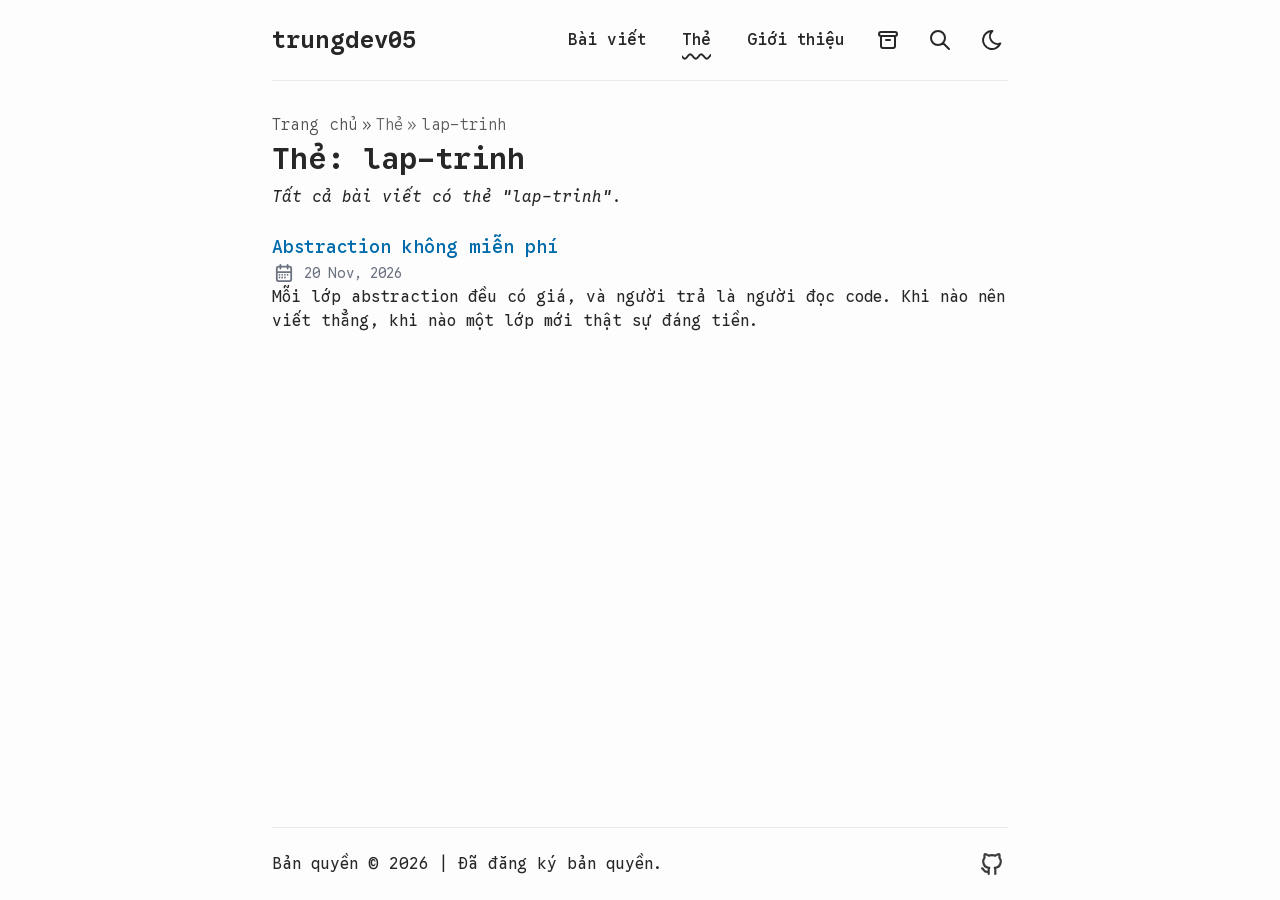
<file: tags/lap-trinh/index.html>
<!DOCTYPE html><html dir="ltr" lang="vi" class="overflow-y-scroll scroll-smooth"><head><meta charset="UTF-8"><meta name="viewport" content="width=device-width, initial-scale=1"><link rel="icon" type="image/svg+xml" href="/favicon.svg"><link rel="icon" href="/favicon.ico"><link rel="canonical" href="https://trungdev05.github.io/tags/lap-trinh/"><meta name="generator" content="Astro v7.4.8"><!-- Font --><style>@font-face{font-family:"Google Sans Code-1a30c214885cb404";src:url("/_astro/fonts/2213c1e7fbe06cc7.woff") format("woff"), url("/_astro/fonts/b87f789471b4c602.ttf") format("truetype");font-display:swap;font-weight:300;font-style:italic;}@font-face{font-family:"Google Sans Code-1a30c214885cb404";src:url("/_astro/fonts/c487dbd9c215141e.woff") format("woff"), url("/_astro/fonts/bb0c016d60298234.ttf") format("truetype");font-display:swap;font-weight:400;font-style:italic;}@font-face{font-family:"Google Sans Code-1a30c214885cb404";src:url("/_astro/fonts/0976c79a1e97c08d.woff") format("woff"), url("/_astro/fonts/b3e69a4f03324880.ttf") format("truetype");font-display:swap;font-weight:500;font-style:italic;}@font-face{font-family:"Google Sans Code-1a30c214885cb404";src:url("/_astro/fonts/3c46d5a1dde2929d.woff") format("woff"), url("/_astro/fonts/0ff1dfaf1dff21d0.ttf") format("truetype");font-display:swap;font-weight:600;font-style:italic;}@font-face{font-family:"Google Sans Code-1a30c214885cb404";src:url("/_astro/fonts/e9aa617e80052f4b.woff") format("woff"), url("/_astro/fonts/d9a5ad8b8018e5de.ttf") format("truetype");font-display:swap;font-weight:700;font-style:italic;}@font-face{font-family:"Google Sans Code-1a30c214885cb404";src:url("/_astro/fonts/5056f1a50e5e7744.woff") format("woff"), url("/_astro/fonts/3e4dac0d0220e48a.ttf") format("truetype");font-display:swap;font-weight:300;font-style:normal;}@font-face{font-family:"Google Sans Code-1a30c214885cb404";src:url("/_astro/fonts/e734307f8c328338.woff") format("woff"), url("/_astro/fonts/ba3036786bf88603.ttf") format("truetype");font-display:swap;font-weight:400;font-style:normal;}@font-face{font-family:"Google Sans Code-1a30c214885cb404";src:url("/_astro/fonts/dfa89044152f7da4.woff") format("woff"), url("/_astro/fonts/39aec4e7fc7cc077.ttf") format("truetype");font-display:swap;font-weight:500;font-style:normal;}@font-face{font-family:"Google Sans Code-1a30c214885cb404";src:url("/_astro/fonts/8bbd58b325585200.woff") format("woff"), url("/_astro/fonts/b33609507afd910d.ttf") format("truetype");font-display:swap;font-weight:600;font-style:normal;}@font-face{font-family:"Google Sans Code-1a30c214885cb404";src:url("/_astro/fonts/035035a9ddbd14aa.woff") format("woff"), url("/_astro/fonts/50fcf54bf575f53f.ttf") format("truetype");font-display:swap;font-weight:700;font-style:normal;}@font-face{font-family:"Google Sans Code-1a30c214885cb404 fallback: Courier New";src:local("Courier New");font-display:swap;font-weight:300;font-style:italic;size-adjust:99.9837%;ascent-override:96.6157%;descent-override:28.6047%;}@font-face{font-family:"Google Sans Code-1a30c214885cb404 fallback: Courier New";src:local("Courier New");font-display:swap;font-weight:400;font-style:italic;size-adjust:99.9837%;ascent-override:96.6157%;descent-override:28.6047%;}@font-face{font-family:"Google Sans Code-1a30c214885cb404 fallback: Courier New";src:local("Courier New");font-display:swap;font-weight:500;font-style:italic;size-adjust:99.9837%;ascent-override:96.6157%;descent-override:28.6047%;}@font-face{font-family:"Google Sans Code-1a30c214885cb404 fallback: Courier New";src:local("Courier New");font-display:swap;font-weight:600;font-style:italic;size-adjust:99.9837%;ascent-override:96.6157%;descent-override:28.6047%;}@font-face{font-family:"Google Sans Code-1a30c214885cb404 fallback: Courier New";src:local("Courier New");font-display:swap;font-weight:700;font-style:italic;size-adjust:99.9837%;ascent-override:96.6157%;descent-override:28.6047%;}@font-face{font-family:"Google Sans Code-1a30c214885cb404 fallback: Courier New";src:local("Courier New");font-display:swap;font-weight:300;font-style:normal;size-adjust:99.9837%;ascent-override:96.6157%;descent-override:28.6047%;}@font-face{font-family:"Google Sans Code-1a30c214885cb404 fallback: Courier New";src:local("Courier New");font-display:swap;font-weight:400;font-style:normal;size-adjust:99.9837%;ascent-override:96.6157%;descent-override:28.6047%;}@font-face{font-family:"Google Sans Code-1a30c214885cb404 fallback: Courier New";src:local("Courier New");font-display:swap;font-weight:500;font-style:normal;size-adjust:99.9837%;ascent-override:96.6157%;descent-override:28.6047%;}@font-face{font-family:"Google Sans Code-1a30c214885cb404 fallback: Courier New";src:local("Courier New");font-display:swap;font-weight:600;font-style:normal;size-adjust:99.9837%;ascent-override:96.6157%;descent-override:28.6047%;}@font-face{font-family:"Google Sans Code-1a30c214885cb404 fallback: Courier New";src:local("Courier New");font-display:swap;font-weight:700;font-style:normal;size-adjust:99.9837%;ascent-override:96.6157%;descent-override:28.6047%;}:root{--font-google-sans-code:"Google Sans Code-1a30c214885cb404","Google Sans Code-1a30c214885cb404 fallback: Courier New",monospace;}</style><!-- Primary meta --><title>Thẻ: lap-trinh | trungdev05</title><meta name="title" content="Thẻ: lap-trinh | trungdev05"><meta name="description" content="Blog cá nhân của trungdev05."><meta name="author" content="trungdev05"><link rel="sitemap" href="/sitemap-index.xml"><!-- Open Graph --><meta property="og:type" content="website"><meta property="og:site_name" content="trungdev05"><meta property="og:title" content="Thẻ: lap-trinh | trungdev05"><meta property="og:description" content="Blog cá nhân của trungdev05."><meta property="og:url" content="https://trungdev05.github.io/tags/lap-trinh/"><meta property="og:image" content="https://trungdev05.github.io/default-og.jpg"><!-- Twitter / X --><meta property="twitter:card" content="summary_large_image"><meta property="twitter:url" content="https://trungdev05.github.io/tags/lap-trinh/"><meta property="twitter:title" content="Thẻ: lap-trinh | trungdev05"><meta property="twitter:description" content="Blog cá nhân của trungdev05."><meta property="twitter:image" content="https://trungdev05.github.io/default-og.jpg"><!-- RSS autodiscovery --><link rel="alternate" type="application/rss+xml" title="trungdev05" href="https://trungdev05.github.io/rss.xml"><!-- Filled at runtime by theme.ts to match the current background colour --><meta name="theme-color" content=""><!-- Extra head content injected by child layouts (e.g. JSON-LD, article meta) --><!--
      Inline FOUC-prevention script: sets data-theme on <html> before
      the browser paints. Runs synchronously, no defer/async.
    --><script>
      (function () {
        const stored = localStorage.getItem("theme");
        const prefersDark = window.matchMedia(
          "(prefers-color-scheme: dark)"
        ).matches;
        const theme = stored ?? (prefersDark ? "dark" : "light");
        const root = document.firstElementChild;
        root?.setAttribute("data-theme", theme);
        root?.classList.toggle("dark", theme === "dark");
        // Expose value so theme.ts can skip re-detection.
        window.__theme = { value: theme };
      })();
    </script><meta name="astro-view-transitions-enabled" content="true"><meta name="astro-view-transitions-fallback" content="animate"><script type="module" src="/_astro/ClientRouter.astro_astro_type_script_index_0_lang.CnDxeVtR.js"></script><link rel="stylesheet" href="/_astro/Footer.CrSzzP0V.css"><style>@keyframes astroFadeInOut{0%{opacity:1}to{opacity:0}}@keyframes astroFadeIn{0%{opacity:0;mix-blend-mode:plus-lighter}to{opacity:1;mix-blend-mode:plus-lighter}}@keyframes astroFadeOut{0%{opacity:1;mix-blend-mode:plus-lighter}to{opacity:0;mix-blend-mode:plus-lighter}}@keyframes astroSlideFromRight{0%{transform:translate(100%)}}@keyframes astroSlideFromLeft{0%{transform:translate(-100%)}}@keyframes astroSlideToRight{to{transform:translate(100%)}}@keyframes astroSlideToLeft{to{transform:translate(-100%)}}@media (prefers-reduced-motion){::view-transition-group(*),::view-transition-old(*),::view-transition-new(*),[data-astro-transition-scope]{animation:none!important}}
</style><style>[data-astro-transition-scope="astro-jyu37kgb-1"] { view-transition-name: chi-phi-cua-abstraction; }@layer astro { ::view-transition-old(chi-phi-cua-abstraction) { 
	animation-duration: 180ms;
	animation-timing-function: cubic-bezier(0.76, 0, 0.24, 1);
	animation-fill-mode: both;
	animation-name: astroFadeOut; }::view-transition-new(chi-phi-cua-abstraction) { 
	animation-duration: 180ms;
	animation-timing-function: cubic-bezier(0.76, 0, 0.24, 1);
	animation-fill-mode: both;
	animation-name: astroFadeIn; }[data-astro-transition=back]::view-transition-old(chi-phi-cua-abstraction) { 
	animation-duration: 180ms;
	animation-timing-function: cubic-bezier(0.76, 0, 0.24, 1);
	animation-fill-mode: both;
	animation-name: astroFadeOut; }[data-astro-transition=back]::view-transition-new(chi-phi-cua-abstraction) { 
	animation-duration: 180ms;
	animation-timing-function: cubic-bezier(0.76, 0, 0.24, 1);
	animation-fill-mode: both;
	animation-name: astroFadeIn; } }[data-astro-transition-fallback="old"] [data-astro-transition-scope="astro-jyu37kgb-1"],
			[data-astro-transition-fallback="old"][data-astro-transition-scope="astro-jyu37kgb-1"] { 
	animation-duration: 180ms;
	animation-timing-function: cubic-bezier(0.76, 0, 0.24, 1);
	animation-fill-mode: both;
	animation-name: astroFadeOut; }[data-astro-transition-fallback="new"] [data-astro-transition-scope="astro-jyu37kgb-1"],
			[data-astro-transition-fallback="new"][data-astro-transition-scope="astro-jyu37kgb-1"] { 
	animation-duration: 180ms;
	animation-timing-function: cubic-bezier(0.76, 0, 0.24, 1);
	animation-fill-mode: both;
	animation-name: astroFadeIn; }[data-astro-transition=back][data-astro-transition-fallback="old"] [data-astro-transition-scope="astro-jyu37kgb-1"],
			[data-astro-transition=back][data-astro-transition-fallback="old"][data-astro-transition-scope="astro-jyu37kgb-1"] { 
	animation-duration: 180ms;
	animation-timing-function: cubic-bezier(0.76, 0, 0.24, 1);
	animation-fill-mode: both;
	animation-name: astroFadeOut; }[data-astro-transition=back][data-astro-transition-fallback="new"] [data-astro-transition-scope="astro-jyu37kgb-1"],
			[data-astro-transition=back][data-astro-transition-fallback="new"][data-astro-transition-scope="astro-jyu37kgb-1"] { 
	animation-duration: 180ms;
	animation-timing-function: cubic-bezier(0.76, 0, 0.24, 1);
	animation-fill-mode: both;
	animation-name: astroFadeIn; }</style></head><body class="bg-background font-app text-foreground selection:bg-accent/75 selection:text-accent-foreground flex min-h-svh flex-col"><a id="skip-to-content" href="#main-content" class="bg-background text-accent absolute inset-s-16 -top-full z-50 px-3 py-2 backdrop-blur-lg transition-all focus:top-4">Chuyển đến nội dung</a><header class="app-layout flex flex-col items-center justify-between sm:flex-row"><div class="border-border bg-background relative flex w-full items-baseline justify-between border-b py-4 sm:items-center sm:py-6"><a href="/" class="absolute py-1 text-xl leading-8 font-semibold whitespace-nowrap sm:static sm:my-auto sm:text-2xl sm:leading-none">trungdev05</a><nav id="nav-menu" class="flex w-full flex-col items-center sm:ms-2 sm:flex-row sm:justify-end sm:space-x-4 sm:py-0"><button id="menu-btn" class="focus-outline self-end p-2 sm:hidden" aria-label="Mở menu" aria-expanded="false" aria-controls="menu-items" data-label-open="Mở menu" data-label-close="Đóng menu"><svg width="24" height="24" fill="none" stroke="currentColor" stroke-linecap="round" stroke-linejoin="round" stroke-width="2" class="hidden" viewBox="0 0 24 24" id="close-icon"><path stroke="none" d="M0 0h24v24H0z" /><path d="M18 6 6 18M6 6l12 12" /></svg><svg width="24" height="24" fill="none" stroke="currentColor" stroke-linecap="round" stroke-linejoin="round" stroke-width="2" class="icon icon-tabler icons-tabler-outline icon-tabler-menu-deep" viewBox="0 0 24 24" id="menu-icon"><path stroke="none" d="M0 0h24v24H0z" /><path d="M4 6h16M7 12h13M10 18h10" /></svg></button><ul id="menu-items" class="[&amp;&gt;li&gt;a]:hover:text-accent mt-4 hidden w-44 grid-cols-2 place-content-center gap-2 sm:mt-0 sm:flex sm:w-auto sm:gap-x-5 sm:gap-y-0 sm:[&amp;&gt;li]:h-8 [&amp;&gt;li&gt;a]:block [&amp;&gt;li&gt;a]:px-4 [&amp;&gt;li&gt;a]:py-3 [&amp;&gt;li&gt;a]:text-center [&amp;&gt;li&gt;a]:font-medium sm:[&amp;&gt;li&gt;a]:px-2 sm:[&amp;&gt;li&gt;a]:py-1"><li class="col-span-2"><a href="/posts/">Bài viết</a></li><li class="col-span-2"><a href="/tags/" class="active-nav">Thẻ</a></li><li class="col-span-2"><a href="/about/">Giới thiệu</a></li><li class="col-span-2"><a href="/archives/" title="Lưu trữ" aria-label="Lưu trữ" class="group inline-flex items-center gap-1 hover:text-accent focus-outline flex size-full justify-center p-3 sm:relative sm:size-8 sm:p-0"><svg width="24" height="24" fill="none" stroke="currentColor" stroke-linecap="round" stroke-linejoin="round" stroke-width="2" class="hidden sm:absolute sm:top-1/2 sm:left-1/2 sm:block sm:size-6 sm:-translate-x-1/2 sm:-translate-y-1/2" viewBox="0 0 24 24"><path stroke="none" d="M0 0h24v24H0z" /><path d="M3 6a2 2 0 0 1 2-2h14a2 2 0 0 1 2 2 2 2 0 0 1-2 2H5a2 2 0 0 1-2-2M5 8v10a2 2 0 0 0 2 2h10a2 2 0 0 0 2-2V8M10 12h4" /></svg><span class="sm:sr-only">Lưu trữ</span></a></li><li class="col-span-1 flex items-center justify-center"><a href="/search/" title="Tìm kiếm" aria-label="Tìm kiếm" class="group inline-flex items-center gap-1 hover:text-accent focus-outline relative size-8"><svg width="24" height="24" fill="none" stroke="currentColor" stroke-linecap="round" stroke-linejoin="round" stroke-width="2" class="absolute top-1/2 left-1/2 size-6 -translate-x-1/2 -translate-y-1/2" viewBox="0 0 24 24"><path stroke="none" d="M0 0h24v24H0z" /><path d="M3 10a7 7 0 1 0 14 0 7 7 0 1 0-14 0M21 21l-6-6" /></svg><span class="sr-only">Tìm kiếm</span></a></li><li class="col-span-1 flex items-center justify-center"><button id="theme-btn" class="focus-outline hover:[&amp;&gt;svg]:stroke-accent relative size-12 p-4 sm:size-8" title="Đổi giao diện sáng/tối" aria-label="auto" aria-live="polite"><svg width="24" height="24" fill="none" stroke="currentColor" stroke-linecap="round" stroke-linejoin="round" stroke-width="2" class="absolute top-[50%] left-[50%] translate-[-50%] scale-100 rotate-0 transition-all dark:scale-0 dark:-rotate-90" viewBox="0 0 24 24"><path stroke="none" d="M0 0h24v24H0z" /><path d="M12 3h.393a7.5 7.5 0 0 0 7.92 12.446A9 9 0 1 1 12 2.992z" /></svg><svg width="24" height="24" fill="none" stroke="currentColor" stroke-linecap="round" stroke-linejoin="round" stroke-width="2" class="absolute top-[50%] left-[50%] translate-[-50%] scale-0 rotate-90 transition-all dark:scale-100 dark:rotate-0" viewBox="0 0 24 24"><path stroke="none" d="M0 0h24v24H0z" /><path d="M14.828 14.828a4 4 0 1 0-5.656-5.656 4 4 0 0 0 5.656 5.656M6.343 17.657l-1.414 1.414M6.343 6.343 4.929 4.929M17.657 6.343l1.414-1.414M17.657 17.657l1.414 1.414M4 12H2M12 4V2M20 12h2M12 20v2" /></svg></button></li></ul></nav></div></header><script type="module">function e(){let e=document.querySelector(`#menu-btn`),t=document.querySelector(`#menu-items`),n=document.querySelector(`#menu-icon`),r=document.querySelector(`#close-icon`);if(!e||!t||!n||!r)return;let i=e.dataset.labelOpen??`Open menu`,a=e.dataset.labelClose??`Close menu`;e.addEventListener(`click`,()=>{let o=e.getAttribute(`aria-expanded`)===`true`;e.setAttribute(`aria-expanded`,o?`false`:`true`),e.setAttribute(`aria-label`,o?i:a),t.classList.toggle(`hidden`),t.classList.toggle(`grid`),n.classList.toggle(`hidden`),r.classList.toggle(`hidden`)})}function t(){let e=document.getElementById(`skip-to-content`);e&&e.addEventListener(`click`,e=>{if(e.defaultPrevented||e.metaKey||e.ctrlKey||e.shiftKey||e.button!==0)return;e.preventDefault();let t=document.getElementById(`main-content`);t&&(t.setAttribute(`tabindex`,`-1`),t.addEventListener(`blur`,()=>t.removeAttribute(`tabindex`),{once:!0}),t.focus(),t.scrollIntoView({behavior:`smooth`}))})}e(),document.addEventListener(`astro:after-swap`,e),t(),document.addEventListener(`astro:after-swap`,t);</script><nav class="app-layout mt-8 mb-1" aria-label="breadcrumb"><ul class="flex flex-wrap items-center gap-x-1 font-light [&amp;&gt;li:not(:last-child)&gt;a]:hover:opacity-100"><li class="flex items-center gap-x-1"><a href="/" class="opacity-80">Trang chủ</a><span aria-hidden="true" class="opacity-80">&raquo;</span></li><li class="flex items-center gap-x-1"><a href="/tags/" class="capitalize opacity-70">Thẻ</a><span aria-hidden="true" class="opacity-70">&raquo;</span></li><li><span class="capitalize opacity-75 lowercase" aria-current="page">lap-trinh</span></li></ul></nav><main data-backUrl="/tags/lap-trinh/" id="main-content" class="app-layout pb-4"><h1 class="text-2xl font-semibold sm:text-3xl">Thẻ: lap-trinh</h1><p class="mt-2 mb-6 italic">Tất cả bài viết có thẻ &quot;lap-trinh&quot;.</p><ul><li class="my-6"><a href="/posts/chi-phi-cua-abstraction/" class="text-accent inline-block text-lg font-medium decoration-dashed underline-offset-4 hover:underline focus-visible:no-underline focus-visible:underline-offset-0"><h2 data-astro-transition-scope="astro-jyu37kgb-1">Abstraction không miễn phí</h2></a><div class="text-muted-foreground flex items-center gap-x-2"><svg width="24" height="24" fill="none" stroke="currentColor" stroke-linecap="round" stroke-linejoin="round" stroke-width="2" class="inline-block size-6 min-w-5.5 scale-90" viewBox="0 0 24 24"><path stroke="none" d="M0 0h24v24H0z" /><path d="M4 7a2 2 0 0 1 2-2h12a2 2 0 0 1 2 2v12a2 2 0 0 1-2 2H6a2 2 0 0 1-2-2zM16 3v4M8 3v4M4 11h16M7 14h.013M10.01 14h.005M13.01 14h.005M16.015 14h.005M13.015 17h.005M7.01 17h.005M10.01 17h.005" /></svg><time class="text-sm" datetime="2026-11-20T08:07:52.000Z">20 Nov, 2026</time></div><p>Mỗi lớp abstraction đều có giá, và người trả là người đọc code. Khi nào nên viết thẳng, khi nào một lớp mới thật sự đáng tiền.</p></li></ul></main><script type="module">document.addEventListener(`astro:page-load`,()=>{let e=document.querySelector(`#main-content`)?.dataset?.backurl;e&&sessionStorage.setItem(`backUrl`,e)});</script><footer class="app-layout mt-auto"><div class="border-border flex flex-col items-center justify-between border-t py-6 sm:flex-row-reverse sm:py-4"><div class="flex flex-wrap items-center gap-1"><a href="https://github.com/trungdev05" title="trungdev05 on Github" class="group inline-flex items-center gap-1 hover:text-accent p-2 hover:rotate-6 sm:p-1"><svg width="24" height="24" fill="none" stroke="currentColor" stroke-linecap="round" stroke-linejoin="round" stroke-width="2" class="inline-block size-6 scale-125 fill-transparent stroke-current stroke-2 opacity-90 group-hover:fill-transparent sm:scale-110" viewBox="0 0 24 24"><path stroke="none" d="M0 0h24v24H0z" /><path d="M9 19c-4.3 1.4-4.3-2.5-6-3m12 5v-3.5c0-1 .1-1.4-.5-2 2.8-.3 5.5-1.4 5.5-6a4.6 4.6 0 0 0-1.3-3.2 4.2 4.2 0 0 0-.1-3.2s-1.1-.3-3.5 1.3a12.3 12.3 0 0 0-6.2 0C6.5 2.8 5.4 3.1 5.4 3.1a4.2 4.2 0 0 0-.1 3.2A4.6 4.6 0 0 0 4 9.5c0 4.6 2.7 5.7 5.5 6-.6.6-.6 1.2-.5 2V21" /></svg><span class="sr-only">trungdev05 on Github</span></a></div><div class="my-2 flex flex-col items-center whitespace-nowrap sm:flex-row"><span>Bản quyền &#169; 2026</span><span class="hidden sm:inline">&nbsp;|&nbsp;</span><span>Đã đăng ký bản quyền.</span></div></div></footer><script type="module">var e=`theme`,t=`light`,n=`dark`;function r(){return localStorage.getItem(e)||(window.matchMedia(`(prefers-color-scheme: dark)`).matches?n:t)}var i=window.__theme?.value??r();function a(){localStorage.setItem(e,i),o()}function o(){let e=document.firstElementChild;e?.setAttribute(`data-theme`,i),e?.classList.toggle(`dark`,i===n),document.querySelector(`#theme-btn`)?.setAttribute(`aria-label`,i);let t=window.getComputedStyle(document.body).backgroundColor;document.querySelector(`meta[name='theme-color']`)?.setAttribute(`content`,t)}function s(){o(),document.querySelector(`#theme-btn`)?.addEventListener(`click`,()=>{i=i===t?n:t,a()})}s(),document.addEventListener(`astro:after-swap`,s),document.addEventListener(`astro:before-swap`,e=>{let t=document.querySelector(`meta[name='theme-color']`)?.getAttribute(`content`);t&&e.newDocument.querySelector(`meta[name='theme-color']`)?.setAttribute(`content`,t)}),window.matchMedia(`(prefers-color-scheme: dark)`).addEventListener(`change`,({matches:e})=>{i=e?n:t,a()});</script></body></html>
</file>
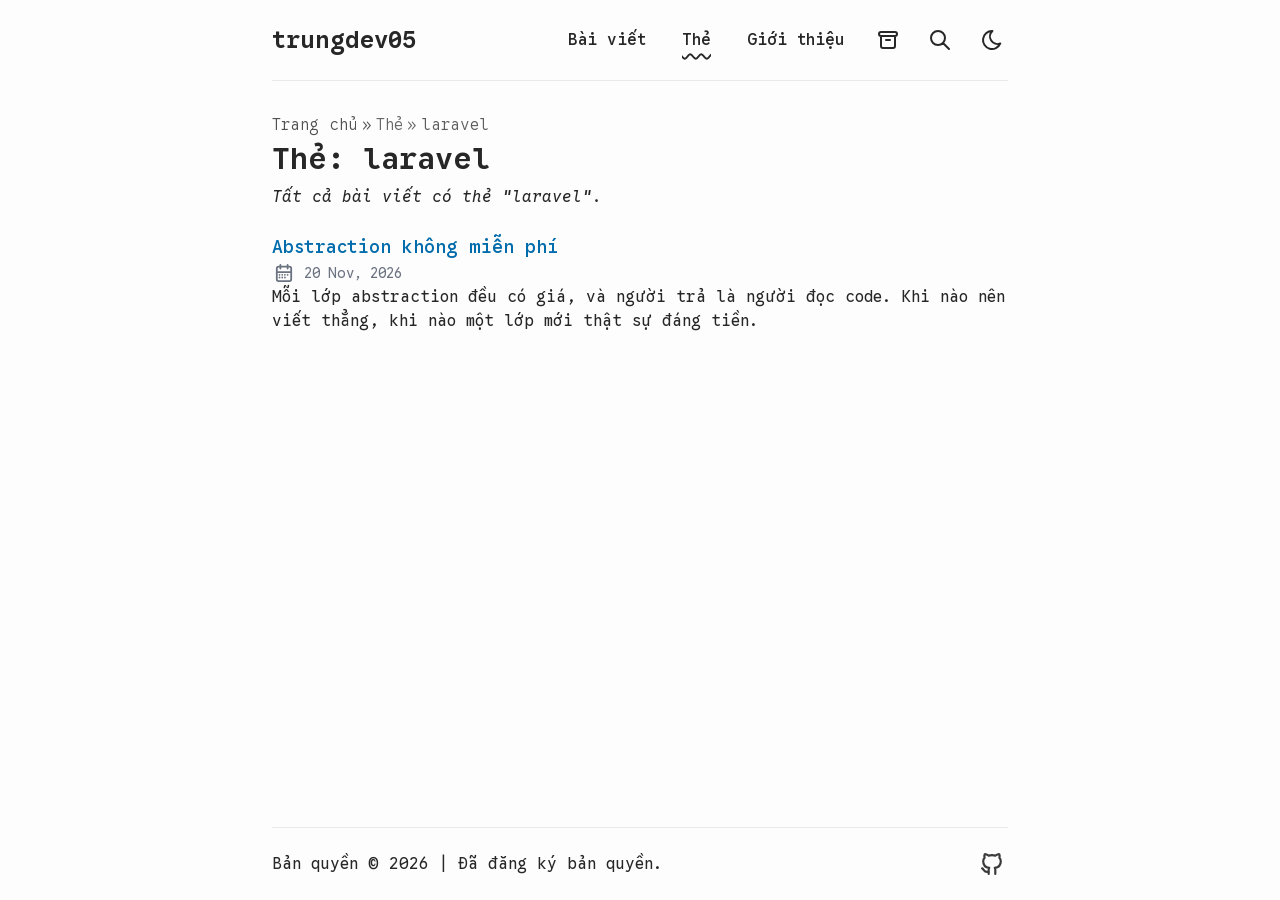
<file: tags/laravel/index.html>
<!DOCTYPE html><html dir="ltr" lang="vi" class="overflow-y-scroll scroll-smooth"><head><meta charset="UTF-8"><meta name="viewport" content="width=device-width, initial-scale=1"><link rel="icon" type="image/svg+xml" href="/favicon.svg"><link rel="icon" href="/favicon.ico"><link rel="canonical" href="https://trungdev05.github.io/tags/laravel/"><meta name="generator" content="Astro v7.4.8"><!-- Font --><style>@font-face{font-family:"Google Sans Code-1a30c214885cb404";src:url("/_astro/fonts/2213c1e7fbe06cc7.woff") format("woff"), url("/_astro/fonts/b87f789471b4c602.ttf") format("truetype");font-display:swap;font-weight:300;font-style:italic;}@font-face{font-family:"Google Sans Code-1a30c214885cb404";src:url("/_astro/fonts/c487dbd9c215141e.woff") format("woff"), url("/_astro/fonts/bb0c016d60298234.ttf") format("truetype");font-display:swap;font-weight:400;font-style:italic;}@font-face{font-family:"Google Sans Code-1a30c214885cb404";src:url("/_astro/fonts/0976c79a1e97c08d.woff") format("woff"), url("/_astro/fonts/b3e69a4f03324880.ttf") format("truetype");font-display:swap;font-weight:500;font-style:italic;}@font-face{font-family:"Google Sans Code-1a30c214885cb404";src:url("/_astro/fonts/3c46d5a1dde2929d.woff") format("woff"), url("/_astro/fonts/0ff1dfaf1dff21d0.ttf") format("truetype");font-display:swap;font-weight:600;font-style:italic;}@font-face{font-family:"Google Sans Code-1a30c214885cb404";src:url("/_astro/fonts/e9aa617e80052f4b.woff") format("woff"), url("/_astro/fonts/d9a5ad8b8018e5de.ttf") format("truetype");font-display:swap;font-weight:700;font-style:italic;}@font-face{font-family:"Google Sans Code-1a30c214885cb404";src:url("/_astro/fonts/5056f1a50e5e7744.woff") format("woff"), url("/_astro/fonts/3e4dac0d0220e48a.ttf") format("truetype");font-display:swap;font-weight:300;font-style:normal;}@font-face{font-family:"Google Sans Code-1a30c214885cb404";src:url("/_astro/fonts/e734307f8c328338.woff") format("woff"), url("/_astro/fonts/ba3036786bf88603.ttf") format("truetype");font-display:swap;font-weight:400;font-style:normal;}@font-face{font-family:"Google Sans Code-1a30c214885cb404";src:url("/_astro/fonts/dfa89044152f7da4.woff") format("woff"), url("/_astro/fonts/39aec4e7fc7cc077.ttf") format("truetype");font-display:swap;font-weight:500;font-style:normal;}@font-face{font-family:"Google Sans Code-1a30c214885cb404";src:url("/_astro/fonts/8bbd58b325585200.woff") format("woff"), url("/_astro/fonts/b33609507afd910d.ttf") format("truetype");font-display:swap;font-weight:600;font-style:normal;}@font-face{font-family:"Google Sans Code-1a30c214885cb404";src:url("/_astro/fonts/035035a9ddbd14aa.woff") format("woff"), url("/_astro/fonts/50fcf54bf575f53f.ttf") format("truetype");font-display:swap;font-weight:700;font-style:normal;}@font-face{font-family:"Google Sans Code-1a30c214885cb404 fallback: Courier New";src:local("Courier New");font-display:swap;font-weight:300;font-style:italic;size-adjust:99.9837%;ascent-override:96.6157%;descent-override:28.6047%;}@font-face{font-family:"Google Sans Code-1a30c214885cb404 fallback: Courier New";src:local("Courier New");font-display:swap;font-weight:400;font-style:italic;size-adjust:99.9837%;ascent-override:96.6157%;descent-override:28.6047%;}@font-face{font-family:"Google Sans Code-1a30c214885cb404 fallback: Courier New";src:local("Courier New");font-display:swap;font-weight:500;font-style:italic;size-adjust:99.9837%;ascent-override:96.6157%;descent-override:28.6047%;}@font-face{font-family:"Google Sans Code-1a30c214885cb404 fallback: Courier New";src:local("Courier New");font-display:swap;font-weight:600;font-style:italic;size-adjust:99.9837%;ascent-override:96.6157%;descent-override:28.6047%;}@font-face{font-family:"Google Sans Code-1a30c214885cb404 fallback: Courier New";src:local("Courier New");font-display:swap;font-weight:700;font-style:italic;size-adjust:99.9837%;ascent-override:96.6157%;descent-override:28.6047%;}@font-face{font-family:"Google Sans Code-1a30c214885cb404 fallback: Courier New";src:local("Courier New");font-display:swap;font-weight:300;font-style:normal;size-adjust:99.9837%;ascent-override:96.6157%;descent-override:28.6047%;}@font-face{font-family:"Google Sans Code-1a30c214885cb404 fallback: Courier New";src:local("Courier New");font-display:swap;font-weight:400;font-style:normal;size-adjust:99.9837%;ascent-override:96.6157%;descent-override:28.6047%;}@font-face{font-family:"Google Sans Code-1a30c214885cb404 fallback: Courier New";src:local("Courier New");font-display:swap;font-weight:500;font-style:normal;size-adjust:99.9837%;ascent-override:96.6157%;descent-override:28.6047%;}@font-face{font-family:"Google Sans Code-1a30c214885cb404 fallback: Courier New";src:local("Courier New");font-display:swap;font-weight:600;font-style:normal;size-adjust:99.9837%;ascent-override:96.6157%;descent-override:28.6047%;}@font-face{font-family:"Google Sans Code-1a30c214885cb404 fallback: Courier New";src:local("Courier New");font-display:swap;font-weight:700;font-style:normal;size-adjust:99.9837%;ascent-override:96.6157%;descent-override:28.6047%;}:root{--font-google-sans-code:"Google Sans Code-1a30c214885cb404","Google Sans Code-1a30c214885cb404 fallback: Courier New",monospace;}</style><!-- Primary meta --><title>Thẻ: laravel | trungdev05</title><meta name="title" content="Thẻ: laravel | trungdev05"><meta name="description" content="Blog cá nhân của trungdev05."><meta name="author" content="trungdev05"><link rel="sitemap" href="/sitemap-index.xml"><!-- Open Graph --><meta property="og:type" content="website"><meta property="og:site_name" content="trungdev05"><meta property="og:title" content="Thẻ: laravel | trungdev05"><meta property="og:description" content="Blog cá nhân của trungdev05."><meta property="og:url" content="https://trungdev05.github.io/tags/laravel/"><meta property="og:image" content="https://trungdev05.github.io/default-og.jpg"><!-- Twitter / X --><meta property="twitter:card" content="summary_large_image"><meta property="twitter:url" content="https://trungdev05.github.io/tags/laravel/"><meta property="twitter:title" content="Thẻ: laravel | trungdev05"><meta property="twitter:description" content="Blog cá nhân của trungdev05."><meta property="twitter:image" content="https://trungdev05.github.io/default-og.jpg"><!-- RSS autodiscovery --><link rel="alternate" type="application/rss+xml" title="trungdev05" href="https://trungdev05.github.io/rss.xml"><!-- Filled at runtime by theme.ts to match the current background colour --><meta name="theme-color" content=""><!-- Extra head content injected by child layouts (e.g. JSON-LD, article meta) --><!--
      Inline FOUC-prevention script: sets data-theme on <html> before
      the browser paints. Runs synchronously, no defer/async.
    --><script>
      (function () {
        const stored = localStorage.getItem("theme");
        const prefersDark = window.matchMedia(
          "(prefers-color-scheme: dark)"
        ).matches;
        const theme = stored ?? (prefersDark ? "dark" : "light");
        const root = document.firstElementChild;
        root?.setAttribute("data-theme", theme);
        root?.classList.toggle("dark", theme === "dark");
        // Expose value so theme.ts can skip re-detection.
        window.__theme = { value: theme };
      })();
    </script><meta name="astro-view-transitions-enabled" content="true"><meta name="astro-view-transitions-fallback" content="animate"><script type="module" src="/_astro/ClientRouter.astro_astro_type_script_index_0_lang.CnDxeVtR.js"></script><link rel="stylesheet" href="/_astro/Footer.CrSzzP0V.css"><style>@keyframes astroFadeInOut{0%{opacity:1}to{opacity:0}}@keyframes astroFadeIn{0%{opacity:0;mix-blend-mode:plus-lighter}to{opacity:1;mix-blend-mode:plus-lighter}}@keyframes astroFadeOut{0%{opacity:1;mix-blend-mode:plus-lighter}to{opacity:0;mix-blend-mode:plus-lighter}}@keyframes astroSlideFromRight{0%{transform:translate(100%)}}@keyframes astroSlideFromLeft{0%{transform:translate(-100%)}}@keyframes astroSlideToRight{to{transform:translate(100%)}}@keyframes astroSlideToLeft{to{transform:translate(-100%)}}@media (prefers-reduced-motion){::view-transition-group(*),::view-transition-old(*),::view-transition-new(*),[data-astro-transition-scope]{animation:none!important}}
</style><style>[data-astro-transition-scope="astro-jyu37kgb-1"] { view-transition-name: chi-phi-cua-abstraction; }@layer astro { ::view-transition-old(chi-phi-cua-abstraction) { 
	animation-duration: 180ms;
	animation-timing-function: cubic-bezier(0.76, 0, 0.24, 1);
	animation-fill-mode: both;
	animation-name: astroFadeOut; }::view-transition-new(chi-phi-cua-abstraction) { 
	animation-duration: 180ms;
	animation-timing-function: cubic-bezier(0.76, 0, 0.24, 1);
	animation-fill-mode: both;
	animation-name: astroFadeIn; }[data-astro-transition=back]::view-transition-old(chi-phi-cua-abstraction) { 
	animation-duration: 180ms;
	animation-timing-function: cubic-bezier(0.76, 0, 0.24, 1);
	animation-fill-mode: both;
	animation-name: astroFadeOut; }[data-astro-transition=back]::view-transition-new(chi-phi-cua-abstraction) { 
	animation-duration: 180ms;
	animation-timing-function: cubic-bezier(0.76, 0, 0.24, 1);
	animation-fill-mode: both;
	animation-name: astroFadeIn; } }[data-astro-transition-fallback="old"] [data-astro-transition-scope="astro-jyu37kgb-1"],
			[data-astro-transition-fallback="old"][data-astro-transition-scope="astro-jyu37kgb-1"] { 
	animation-duration: 180ms;
	animation-timing-function: cubic-bezier(0.76, 0, 0.24, 1);
	animation-fill-mode: both;
	animation-name: astroFadeOut; }[data-astro-transition-fallback="new"] [data-astro-transition-scope="astro-jyu37kgb-1"],
			[data-astro-transition-fallback="new"][data-astro-transition-scope="astro-jyu37kgb-1"] { 
	animation-duration: 180ms;
	animation-timing-function: cubic-bezier(0.76, 0, 0.24, 1);
	animation-fill-mode: both;
	animation-name: astroFadeIn; }[data-astro-transition=back][data-astro-transition-fallback="old"] [data-astro-transition-scope="astro-jyu37kgb-1"],
			[data-astro-transition=back][data-astro-transition-fallback="old"][data-astro-transition-scope="astro-jyu37kgb-1"] { 
	animation-duration: 180ms;
	animation-timing-function: cubic-bezier(0.76, 0, 0.24, 1);
	animation-fill-mode: both;
	animation-name: astroFadeOut; }[data-astro-transition=back][data-astro-transition-fallback="new"] [data-astro-transition-scope="astro-jyu37kgb-1"],
			[data-astro-transition=back][data-astro-transition-fallback="new"][data-astro-transition-scope="astro-jyu37kgb-1"] { 
	animation-duration: 180ms;
	animation-timing-function: cubic-bezier(0.76, 0, 0.24, 1);
	animation-fill-mode: both;
	animation-name: astroFadeIn; }</style></head><body class="bg-background font-app text-foreground selection:bg-accent/75 selection:text-accent-foreground flex min-h-svh flex-col"><a id="skip-to-content" href="#main-content" class="bg-background text-accent absolute inset-s-16 -top-full z-50 px-3 py-2 backdrop-blur-lg transition-all focus:top-4">Chuyển đến nội dung</a><header class="app-layout flex flex-col items-center justify-between sm:flex-row"><div class="border-border bg-background relative flex w-full items-baseline justify-between border-b py-4 sm:items-center sm:py-6"><a href="/" class="absolute py-1 text-xl leading-8 font-semibold whitespace-nowrap sm:static sm:my-auto sm:text-2xl sm:leading-none">trungdev05</a><nav id="nav-menu" class="flex w-full flex-col items-center sm:ms-2 sm:flex-row sm:justify-end sm:space-x-4 sm:py-0"><button id="menu-btn" class="focus-outline self-end p-2 sm:hidden" aria-label="Mở menu" aria-expanded="false" aria-controls="menu-items" data-label-open="Mở menu" data-label-close="Đóng menu"><svg width="24" height="24" fill="none" stroke="currentColor" stroke-linecap="round" stroke-linejoin="round" stroke-width="2" class="hidden" viewBox="0 0 24 24" id="close-icon"><path stroke="none" d="M0 0h24v24H0z" /><path d="M18 6 6 18M6 6l12 12" /></svg><svg width="24" height="24" fill="none" stroke="currentColor" stroke-linecap="round" stroke-linejoin="round" stroke-width="2" class="icon icon-tabler icons-tabler-outline icon-tabler-menu-deep" viewBox="0 0 24 24" id="menu-icon"><path stroke="none" d="M0 0h24v24H0z" /><path d="M4 6h16M7 12h13M10 18h10" /></svg></button><ul id="menu-items" class="[&amp;&gt;li&gt;a]:hover:text-accent mt-4 hidden w-44 grid-cols-2 place-content-center gap-2 sm:mt-0 sm:flex sm:w-auto sm:gap-x-5 sm:gap-y-0 sm:[&amp;&gt;li]:h-8 [&amp;&gt;li&gt;a]:block [&amp;&gt;li&gt;a]:px-4 [&amp;&gt;li&gt;a]:py-3 [&amp;&gt;li&gt;a]:text-center [&amp;&gt;li&gt;a]:font-medium sm:[&amp;&gt;li&gt;a]:px-2 sm:[&amp;&gt;li&gt;a]:py-1"><li class="col-span-2"><a href="/posts/">Bài viết</a></li><li class="col-span-2"><a href="/tags/" class="active-nav">Thẻ</a></li><li class="col-span-2"><a href="/about/">Giới thiệu</a></li><li class="col-span-2"><a href="/archives/" title="Lưu trữ" aria-label="Lưu trữ" class="group inline-flex items-center gap-1 hover:text-accent focus-outline flex size-full justify-center p-3 sm:relative sm:size-8 sm:p-0"><svg width="24" height="24" fill="none" stroke="currentColor" stroke-linecap="round" stroke-linejoin="round" stroke-width="2" class="hidden sm:absolute sm:top-1/2 sm:left-1/2 sm:block sm:size-6 sm:-translate-x-1/2 sm:-translate-y-1/2" viewBox="0 0 24 24"><path stroke="none" d="M0 0h24v24H0z" /><path d="M3 6a2 2 0 0 1 2-2h14a2 2 0 0 1 2 2 2 2 0 0 1-2 2H5a2 2 0 0 1-2-2M5 8v10a2 2 0 0 0 2 2h10a2 2 0 0 0 2-2V8M10 12h4" /></svg><span class="sm:sr-only">Lưu trữ</span></a></li><li class="col-span-1 flex items-center justify-center"><a href="/search/" title="Tìm kiếm" aria-label="Tìm kiếm" class="group inline-flex items-center gap-1 hover:text-accent focus-outline relative size-8"><svg width="24" height="24" fill="none" stroke="currentColor" stroke-linecap="round" stroke-linejoin="round" stroke-width="2" class="absolute top-1/2 left-1/2 size-6 -translate-x-1/2 -translate-y-1/2" viewBox="0 0 24 24"><path stroke="none" d="M0 0h24v24H0z" /><path d="M3 10a7 7 0 1 0 14 0 7 7 0 1 0-14 0M21 21l-6-6" /></svg><span class="sr-only">Tìm kiếm</span></a></li><li class="col-span-1 flex items-center justify-center"><button id="theme-btn" class="focus-outline hover:[&amp;&gt;svg]:stroke-accent relative size-12 p-4 sm:size-8" title="Đổi giao diện sáng/tối" aria-label="auto" aria-live="polite"><svg width="24" height="24" fill="none" stroke="currentColor" stroke-linecap="round" stroke-linejoin="round" stroke-width="2" class="absolute top-[50%] left-[50%] translate-[-50%] scale-100 rotate-0 transition-all dark:scale-0 dark:-rotate-90" viewBox="0 0 24 24"><path stroke="none" d="M0 0h24v24H0z" /><path d="M12 3h.393a7.5 7.5 0 0 0 7.92 12.446A9 9 0 1 1 12 2.992z" /></svg><svg width="24" height="24" fill="none" stroke="currentColor" stroke-linecap="round" stroke-linejoin="round" stroke-width="2" class="absolute top-[50%] left-[50%] translate-[-50%] scale-0 rotate-90 transition-all dark:scale-100 dark:rotate-0" viewBox="0 0 24 24"><path stroke="none" d="M0 0h24v24H0z" /><path d="M14.828 14.828a4 4 0 1 0-5.656-5.656 4 4 0 0 0 5.656 5.656M6.343 17.657l-1.414 1.414M6.343 6.343 4.929 4.929M17.657 6.343l1.414-1.414M17.657 17.657l1.414 1.414M4 12H2M12 4V2M20 12h2M12 20v2" /></svg></button></li></ul></nav></div></header><script type="module">function e(){let e=document.querySelector(`#menu-btn`),t=document.querySelector(`#menu-items`),n=document.querySelector(`#menu-icon`),r=document.querySelector(`#close-icon`);if(!e||!t||!n||!r)return;let i=e.dataset.labelOpen??`Open menu`,a=e.dataset.labelClose??`Close menu`;e.addEventListener(`click`,()=>{let o=e.getAttribute(`aria-expanded`)===`true`;e.setAttribute(`aria-expanded`,o?`false`:`true`),e.setAttribute(`aria-label`,o?i:a),t.classList.toggle(`hidden`),t.classList.toggle(`grid`),n.classList.toggle(`hidden`),r.classList.toggle(`hidden`)})}function t(){let e=document.getElementById(`skip-to-content`);e&&e.addEventListener(`click`,e=>{if(e.defaultPrevented||e.metaKey||e.ctrlKey||e.shiftKey||e.button!==0)return;e.preventDefault();let t=document.getElementById(`main-content`);t&&(t.setAttribute(`tabindex`,`-1`),t.addEventListener(`blur`,()=>t.removeAttribute(`tabindex`),{once:!0}),t.focus(),t.scrollIntoView({behavior:`smooth`}))})}e(),document.addEventListener(`astro:after-swap`,e),t(),document.addEventListener(`astro:after-swap`,t);</script><nav class="app-layout mt-8 mb-1" aria-label="breadcrumb"><ul class="flex flex-wrap items-center gap-x-1 font-light [&amp;&gt;li:not(:last-child)&gt;a]:hover:opacity-100"><li class="flex items-center gap-x-1"><a href="/" class="opacity-80">Trang chủ</a><span aria-hidden="true" class="opacity-80">&raquo;</span></li><li class="flex items-center gap-x-1"><a href="/tags/" class="capitalize opacity-70">Thẻ</a><span aria-hidden="true" class="opacity-70">&raquo;</span></li><li><span class="capitalize opacity-75 lowercase" aria-current="page">laravel</span></li></ul></nav><main data-backUrl="/tags/laravel/" id="main-content" class="app-layout pb-4"><h1 class="text-2xl font-semibold sm:text-3xl">Thẻ: laravel</h1><p class="mt-2 mb-6 italic">Tất cả bài viết có thẻ &quot;laravel&quot;.</p><ul><li class="my-6"><a href="/posts/chi-phi-cua-abstraction/" class="text-accent inline-block text-lg font-medium decoration-dashed underline-offset-4 hover:underline focus-visible:no-underline focus-visible:underline-offset-0"><h2 data-astro-transition-scope="astro-jyu37kgb-1">Abstraction không miễn phí</h2></a><div class="text-muted-foreground flex items-center gap-x-2"><svg width="24" height="24" fill="none" stroke="currentColor" stroke-linecap="round" stroke-linejoin="round" stroke-width="2" class="inline-block size-6 min-w-5.5 scale-90" viewBox="0 0 24 24"><path stroke="none" d="M0 0h24v24H0z" /><path d="M4 7a2 2 0 0 1 2-2h12a2 2 0 0 1 2 2v12a2 2 0 0 1-2 2H6a2 2 0 0 1-2-2zM16 3v4M8 3v4M4 11h16M7 14h.013M10.01 14h.005M13.01 14h.005M16.015 14h.005M13.015 17h.005M7.01 17h.005M10.01 17h.005" /></svg><time class="text-sm" datetime="2026-11-20T08:07:52.000Z">20 Nov, 2026</time></div><p>Mỗi lớp abstraction đều có giá, và người trả là người đọc code. Khi nào nên viết thẳng, khi nào một lớp mới thật sự đáng tiền.</p></li></ul></main><script type="module">document.addEventListener(`astro:page-load`,()=>{let e=document.querySelector(`#main-content`)?.dataset?.backurl;e&&sessionStorage.setItem(`backUrl`,e)});</script><footer class="app-layout mt-auto"><div class="border-border flex flex-col items-center justify-between border-t py-6 sm:flex-row-reverse sm:py-4"><div class="flex flex-wrap items-center gap-1"><a href="https://github.com/trungdev05" title="trungdev05 on Github" class="group inline-flex items-center gap-1 hover:text-accent p-2 hover:rotate-6 sm:p-1"><svg width="24" height="24" fill="none" stroke="currentColor" stroke-linecap="round" stroke-linejoin="round" stroke-width="2" class="inline-block size-6 scale-125 fill-transparent stroke-current stroke-2 opacity-90 group-hover:fill-transparent sm:scale-110" viewBox="0 0 24 24"><path stroke="none" d="M0 0h24v24H0z" /><path d="M9 19c-4.3 1.4-4.3-2.5-6-3m12 5v-3.5c0-1 .1-1.4-.5-2 2.8-.3 5.5-1.4 5.5-6a4.6 4.6 0 0 0-1.3-3.2 4.2 4.2 0 0 0-.1-3.2s-1.1-.3-3.5 1.3a12.3 12.3 0 0 0-6.2 0C6.5 2.8 5.4 3.1 5.4 3.1a4.2 4.2 0 0 0-.1 3.2A4.6 4.6 0 0 0 4 9.5c0 4.6 2.7 5.7 5.5 6-.6.6-.6 1.2-.5 2V21" /></svg><span class="sr-only">trungdev05 on Github</span></a></div><div class="my-2 flex flex-col items-center whitespace-nowrap sm:flex-row"><span>Bản quyền &#169; 2026</span><span class="hidden sm:inline">&nbsp;|&nbsp;</span><span>Đã đăng ký bản quyền.</span></div></div></footer><script type="module">var e=`theme`,t=`light`,n=`dark`;function r(){return localStorage.getItem(e)||(window.matchMedia(`(prefers-color-scheme: dark)`).matches?n:t)}var i=window.__theme?.value??r();function a(){localStorage.setItem(e,i),o()}function o(){let e=document.firstElementChild;e?.setAttribute(`data-theme`,i),e?.classList.toggle(`dark`,i===n),document.querySelector(`#theme-btn`)?.setAttribute(`aria-label`,i);let t=window.getComputedStyle(document.body).backgroundColor;document.querySelector(`meta[name='theme-color']`)?.setAttribute(`content`,t)}function s(){o(),document.querySelector(`#theme-btn`)?.addEventListener(`click`,()=>{i=i===t?n:t,a()})}s(),document.addEventListener(`astro:after-swap`,s),document.addEventListener(`astro:before-swap`,e=>{let t=document.querySelector(`meta[name='theme-color']`)?.getAttribute(`content`);t&&e.newDocument.querySelector(`meta[name='theme-color']`)?.setAttribute(`content`,t)}),window.matchMedia(`(prefers-color-scheme: dark)`).addEventListener(`change`,({matches:e})=>{i=e?n:t,a()});</script></body></html>
</file>
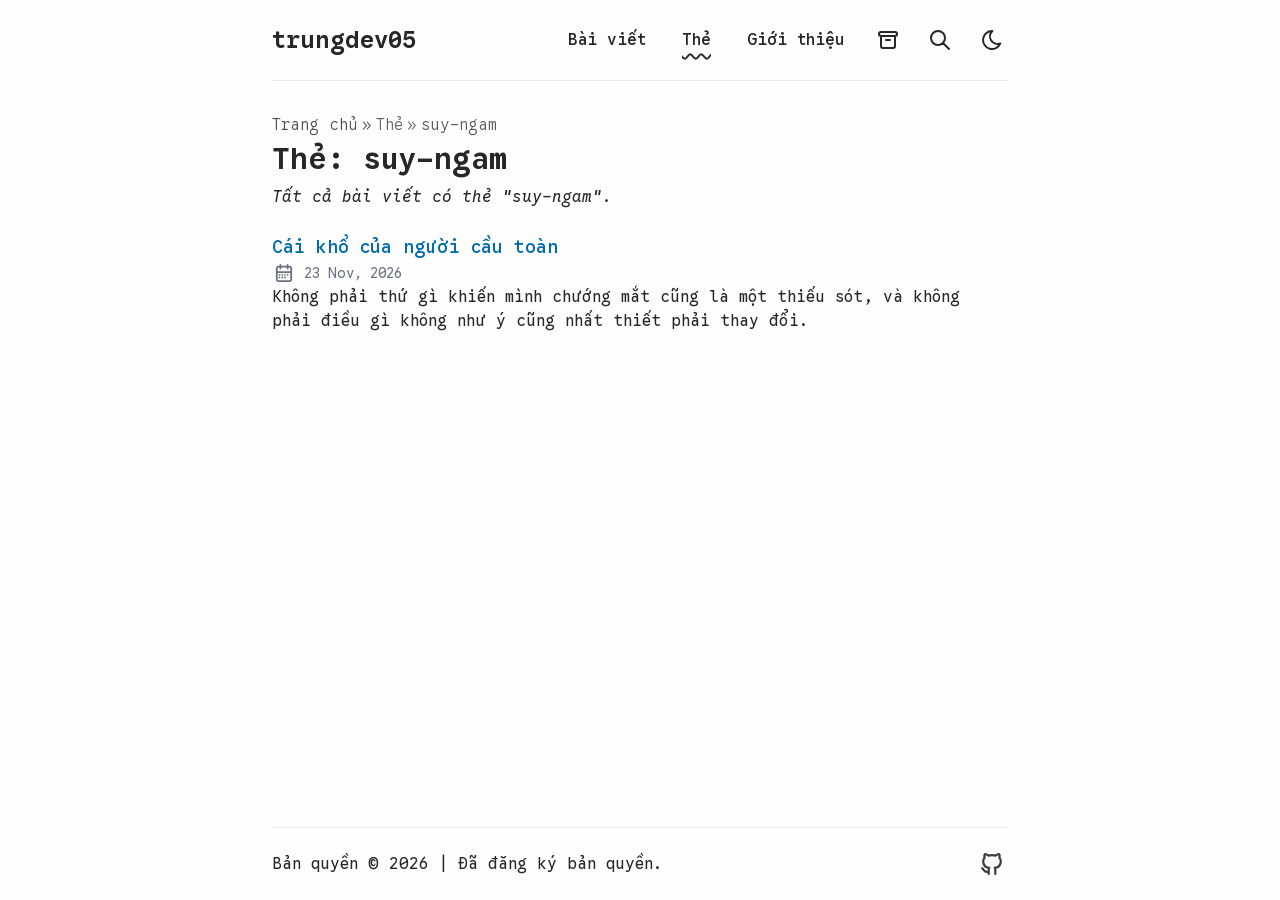
<file: tags/suy-ngam/index.html>
<!DOCTYPE html><html dir="ltr" lang="vi" class="overflow-y-scroll scroll-smooth"><head><meta charset="UTF-8"><meta name="viewport" content="width=device-width, initial-scale=1"><link rel="icon" type="image/svg+xml" href="/favicon.svg"><link rel="icon" href="/favicon.ico"><link rel="canonical" href="https://trungdev05.github.io/tags/suy-ngam/"><meta name="generator" content="Astro v7.4.8"><!-- Font --><style>@font-face{font-family:"Google Sans Code-1a30c214885cb404";src:url("/_astro/fonts/2213c1e7fbe06cc7.woff") format("woff"), url("/_astro/fonts/b87f789471b4c602.ttf") format("truetype");font-display:swap;font-weight:300;font-style:italic;}@font-face{font-family:"Google Sans Code-1a30c214885cb404";src:url("/_astro/fonts/c487dbd9c215141e.woff") format("woff"), url("/_astro/fonts/bb0c016d60298234.ttf") format("truetype");font-display:swap;font-weight:400;font-style:italic;}@font-face{font-family:"Google Sans Code-1a30c214885cb404";src:url("/_astro/fonts/0976c79a1e97c08d.woff") format("woff"), url("/_astro/fonts/b3e69a4f03324880.ttf") format("truetype");font-display:swap;font-weight:500;font-style:italic;}@font-face{font-family:"Google Sans Code-1a30c214885cb404";src:url("/_astro/fonts/3c46d5a1dde2929d.woff") format("woff"), url("/_astro/fonts/0ff1dfaf1dff21d0.ttf") format("truetype");font-display:swap;font-weight:600;font-style:italic;}@font-face{font-family:"Google Sans Code-1a30c214885cb404";src:url("/_astro/fonts/e9aa617e80052f4b.woff") format("woff"), url("/_astro/fonts/d9a5ad8b8018e5de.ttf") format("truetype");font-display:swap;font-weight:700;font-style:italic;}@font-face{font-family:"Google Sans Code-1a30c214885cb404";src:url("/_astro/fonts/5056f1a50e5e7744.woff") format("woff"), url("/_astro/fonts/3e4dac0d0220e48a.ttf") format("truetype");font-display:swap;font-weight:300;font-style:normal;}@font-face{font-family:"Google Sans Code-1a30c214885cb404";src:url("/_astro/fonts/e734307f8c328338.woff") format("woff"), url("/_astro/fonts/ba3036786bf88603.ttf") format("truetype");font-display:swap;font-weight:400;font-style:normal;}@font-face{font-family:"Google Sans Code-1a30c214885cb404";src:url("/_astro/fonts/dfa89044152f7da4.woff") format("woff"), url("/_astro/fonts/39aec4e7fc7cc077.ttf") format("truetype");font-display:swap;font-weight:500;font-style:normal;}@font-face{font-family:"Google Sans Code-1a30c214885cb404";src:url("/_astro/fonts/8bbd58b325585200.woff") format("woff"), url("/_astro/fonts/b33609507afd910d.ttf") format("truetype");font-display:swap;font-weight:600;font-style:normal;}@font-face{font-family:"Google Sans Code-1a30c214885cb404";src:url("/_astro/fonts/035035a9ddbd14aa.woff") format("woff"), url("/_astro/fonts/50fcf54bf575f53f.ttf") format("truetype");font-display:swap;font-weight:700;font-style:normal;}@font-face{font-family:"Google Sans Code-1a30c214885cb404 fallback: Courier New";src:local("Courier New");font-display:swap;font-weight:300;font-style:italic;size-adjust:99.9837%;ascent-override:96.6157%;descent-override:28.6047%;}@font-face{font-family:"Google Sans Code-1a30c214885cb404 fallback: Courier New";src:local("Courier New");font-display:swap;font-weight:400;font-style:italic;size-adjust:99.9837%;ascent-override:96.6157%;descent-override:28.6047%;}@font-face{font-family:"Google Sans Code-1a30c214885cb404 fallback: Courier New";src:local("Courier New");font-display:swap;font-weight:500;font-style:italic;size-adjust:99.9837%;ascent-override:96.6157%;descent-override:28.6047%;}@font-face{font-family:"Google Sans Code-1a30c214885cb404 fallback: Courier New";src:local("Courier New");font-display:swap;font-weight:600;font-style:italic;size-adjust:99.9837%;ascent-override:96.6157%;descent-override:28.6047%;}@font-face{font-family:"Google Sans Code-1a30c214885cb404 fallback: Courier New";src:local("Courier New");font-display:swap;font-weight:700;font-style:italic;size-adjust:99.9837%;ascent-override:96.6157%;descent-override:28.6047%;}@font-face{font-family:"Google Sans Code-1a30c214885cb404 fallback: Courier New";src:local("Courier New");font-display:swap;font-weight:300;font-style:normal;size-adjust:99.9837%;ascent-override:96.6157%;descent-override:28.6047%;}@font-face{font-family:"Google Sans Code-1a30c214885cb404 fallback: Courier New";src:local("Courier New");font-display:swap;font-weight:400;font-style:normal;size-adjust:99.9837%;ascent-override:96.6157%;descent-override:28.6047%;}@font-face{font-family:"Google Sans Code-1a30c214885cb404 fallback: Courier New";src:local("Courier New");font-display:swap;font-weight:500;font-style:normal;size-adjust:99.9837%;ascent-override:96.6157%;descent-override:28.6047%;}@font-face{font-family:"Google Sans Code-1a30c214885cb404 fallback: Courier New";src:local("Courier New");font-display:swap;font-weight:600;font-style:normal;size-adjust:99.9837%;ascent-override:96.6157%;descent-override:28.6047%;}@font-face{font-family:"Google Sans Code-1a30c214885cb404 fallback: Courier New";src:local("Courier New");font-display:swap;font-weight:700;font-style:normal;size-adjust:99.9837%;ascent-override:96.6157%;descent-override:28.6047%;}:root{--font-google-sans-code:"Google Sans Code-1a30c214885cb404","Google Sans Code-1a30c214885cb404 fallback: Courier New",monospace;}</style><!-- Primary meta --><title>Thẻ: suy-ngam | trungdev05</title><meta name="title" content="Thẻ: suy-ngam | trungdev05"><meta name="description" content="Blog cá nhân của trungdev05."><meta name="author" content="trungdev05"><link rel="sitemap" href="/sitemap-index.xml"><!-- Open Graph --><meta property="og:type" content="website"><meta property="og:site_name" content="trungdev05"><meta property="og:title" content="Thẻ: suy-ngam | trungdev05"><meta property="og:description" content="Blog cá nhân của trungdev05."><meta property="og:url" content="https://trungdev05.github.io/tags/suy-ngam/"><meta property="og:image" content="https://trungdev05.github.io/default-og.jpg"><!-- Twitter / X --><meta property="twitter:card" content="summary_large_image"><meta property="twitter:url" content="https://trungdev05.github.io/tags/suy-ngam/"><meta property="twitter:title" content="Thẻ: suy-ngam | trungdev05"><meta property="twitter:description" content="Blog cá nhân của trungdev05."><meta property="twitter:image" content="https://trungdev05.github.io/default-og.jpg"><!-- RSS autodiscovery --><link rel="alternate" type="application/rss+xml" title="trungdev05" href="https://trungdev05.github.io/rss.xml"><!-- Filled at runtime by theme.ts to match the current background colour --><meta name="theme-color" content=""><!-- Extra head content injected by child layouts (e.g. JSON-LD, article meta) --><!--
      Inline FOUC-prevention script: sets data-theme on <html> before
      the browser paints. Runs synchronously, no defer/async.
    --><script>
      (function () {
        const stored = localStorage.getItem("theme");
        const prefersDark = window.matchMedia(
          "(prefers-color-scheme: dark)"
        ).matches;
        const theme = stored ?? (prefersDark ? "dark" : "light");
        const root = document.firstElementChild;
        root?.setAttribute("data-theme", theme);
        root?.classList.toggle("dark", theme === "dark");
        // Expose value so theme.ts can skip re-detection.
        window.__theme = { value: theme };
      })();
    </script><meta name="astro-view-transitions-enabled" content="true"><meta name="astro-view-transitions-fallback" content="animate"><script type="module" src="/_astro/ClientRouter.astro_astro_type_script_index_0_lang.CnDxeVtR.js"></script><link rel="stylesheet" href="/_astro/Footer.CrSzzP0V.css"><style>@keyframes astroFadeInOut{0%{opacity:1}to{opacity:0}}@keyframes astroFadeIn{0%{opacity:0;mix-blend-mode:plus-lighter}to{opacity:1;mix-blend-mode:plus-lighter}}@keyframes astroFadeOut{0%{opacity:1;mix-blend-mode:plus-lighter}to{opacity:0;mix-blend-mode:plus-lighter}}@keyframes astroSlideFromRight{0%{transform:translate(100%)}}@keyframes astroSlideFromLeft{0%{transform:translate(-100%)}}@keyframes astroSlideToRight{to{transform:translate(100%)}}@keyframes astroSlideToLeft{to{transform:translate(-100%)}}@media (prefers-reduced-motion){::view-transition-group(*),::view-transition-old(*),::view-transition-new(*),[data-astro-transition-scope]{animation:none!important}}
</style><style>[data-astro-transition-scope="astro-jyu37kgb-1"] { view-transition-name: cai-kho-cua-nguoi-cau-toan; }@layer astro { ::view-transition-old(cai-kho-cua-nguoi-cau-toan) { 
	animation-duration: 180ms;
	animation-timing-function: cubic-bezier(0.76, 0, 0.24, 1);
	animation-fill-mode: both;
	animation-name: astroFadeOut; }::view-transition-new(cai-kho-cua-nguoi-cau-toan) { 
	animation-duration: 180ms;
	animation-timing-function: cubic-bezier(0.76, 0, 0.24, 1);
	animation-fill-mode: both;
	animation-name: astroFadeIn; }[data-astro-transition=back]::view-transition-old(cai-kho-cua-nguoi-cau-toan) { 
	animation-duration: 180ms;
	animation-timing-function: cubic-bezier(0.76, 0, 0.24, 1);
	animation-fill-mode: both;
	animation-name: astroFadeOut; }[data-astro-transition=back]::view-transition-new(cai-kho-cua-nguoi-cau-toan) { 
	animation-duration: 180ms;
	animation-timing-function: cubic-bezier(0.76, 0, 0.24, 1);
	animation-fill-mode: both;
	animation-name: astroFadeIn; } }[data-astro-transition-fallback="old"] [data-astro-transition-scope="astro-jyu37kgb-1"],
			[data-astro-transition-fallback="old"][data-astro-transition-scope="astro-jyu37kgb-1"] { 
	animation-duration: 180ms;
	animation-timing-function: cubic-bezier(0.76, 0, 0.24, 1);
	animation-fill-mode: both;
	animation-name: astroFadeOut; }[data-astro-transition-fallback="new"] [data-astro-transition-scope="astro-jyu37kgb-1"],
			[data-astro-transition-fallback="new"][data-astro-transition-scope="astro-jyu37kgb-1"] { 
	animation-duration: 180ms;
	animation-timing-function: cubic-bezier(0.76, 0, 0.24, 1);
	animation-fill-mode: both;
	animation-name: astroFadeIn; }[data-astro-transition=back][data-astro-transition-fallback="old"] [data-astro-transition-scope="astro-jyu37kgb-1"],
			[data-astro-transition=back][data-astro-transition-fallback="old"][data-astro-transition-scope="astro-jyu37kgb-1"] { 
	animation-duration: 180ms;
	animation-timing-function: cubic-bezier(0.76, 0, 0.24, 1);
	animation-fill-mode: both;
	animation-name: astroFadeOut; }[data-astro-transition=back][data-astro-transition-fallback="new"] [data-astro-transition-scope="astro-jyu37kgb-1"],
			[data-astro-transition=back][data-astro-transition-fallback="new"][data-astro-transition-scope="astro-jyu37kgb-1"] { 
	animation-duration: 180ms;
	animation-timing-function: cubic-bezier(0.76, 0, 0.24, 1);
	animation-fill-mode: both;
	animation-name: astroFadeIn; }</style></head><body class="bg-background font-app text-foreground selection:bg-accent/75 selection:text-accent-foreground flex min-h-svh flex-col"><a id="skip-to-content" href="#main-content" class="bg-background text-accent absolute inset-s-16 -top-full z-50 px-3 py-2 backdrop-blur-lg transition-all focus:top-4">Chuyển đến nội dung</a><header class="app-layout flex flex-col items-center justify-between sm:flex-row"><div class="border-border bg-background relative flex w-full items-baseline justify-between border-b py-4 sm:items-center sm:py-6"><a href="/" class="absolute py-1 text-xl leading-8 font-semibold whitespace-nowrap sm:static sm:my-auto sm:text-2xl sm:leading-none">trungdev05</a><nav id="nav-menu" class="flex w-full flex-col items-center sm:ms-2 sm:flex-row sm:justify-end sm:space-x-4 sm:py-0"><button id="menu-btn" class="focus-outline self-end p-2 sm:hidden" aria-label="Mở menu" aria-expanded="false" aria-controls="menu-items" data-label-open="Mở menu" data-label-close="Đóng menu"><svg width="24" height="24" fill="none" stroke="currentColor" stroke-linecap="round" stroke-linejoin="round" stroke-width="2" class="hidden" viewBox="0 0 24 24" id="close-icon"><path stroke="none" d="M0 0h24v24H0z" /><path d="M18 6 6 18M6 6l12 12" /></svg><svg width="24" height="24" fill="none" stroke="currentColor" stroke-linecap="round" stroke-linejoin="round" stroke-width="2" class="icon icon-tabler icons-tabler-outline icon-tabler-menu-deep" viewBox="0 0 24 24" id="menu-icon"><path stroke="none" d="M0 0h24v24H0z" /><path d="M4 6h16M7 12h13M10 18h10" /></svg></button><ul id="menu-items" class="[&amp;&gt;li&gt;a]:hover:text-accent mt-4 hidden w-44 grid-cols-2 place-content-center gap-2 sm:mt-0 sm:flex sm:w-auto sm:gap-x-5 sm:gap-y-0 sm:[&amp;&gt;li]:h-8 [&amp;&gt;li&gt;a]:block [&amp;&gt;li&gt;a]:px-4 [&amp;&gt;li&gt;a]:py-3 [&amp;&gt;li&gt;a]:text-center [&amp;&gt;li&gt;a]:font-medium sm:[&amp;&gt;li&gt;a]:px-2 sm:[&amp;&gt;li&gt;a]:py-1"><li class="col-span-2"><a href="/posts/">Bài viết</a></li><li class="col-span-2"><a href="/tags/" class="active-nav">Thẻ</a></li><li class="col-span-2"><a href="/about/">Giới thiệu</a></li><li class="col-span-2"><a href="/archives/" title="Lưu trữ" aria-label="Lưu trữ" class="group inline-flex items-center gap-1 hover:text-accent focus-outline flex size-full justify-center p-3 sm:relative sm:size-8 sm:p-0"><svg width="24" height="24" fill="none" stroke="currentColor" stroke-linecap="round" stroke-linejoin="round" stroke-width="2" class="hidden sm:absolute sm:top-1/2 sm:left-1/2 sm:block sm:size-6 sm:-translate-x-1/2 sm:-translate-y-1/2" viewBox="0 0 24 24"><path stroke="none" d="M0 0h24v24H0z" /><path d="M3 6a2 2 0 0 1 2-2h14a2 2 0 0 1 2 2 2 2 0 0 1-2 2H5a2 2 0 0 1-2-2M5 8v10a2 2 0 0 0 2 2h10a2 2 0 0 0 2-2V8M10 12h4" /></svg><span class="sm:sr-only">Lưu trữ</span></a></li><li class="col-span-1 flex items-center justify-center"><a href="/search/" title="Tìm kiếm" aria-label="Tìm kiếm" class="group inline-flex items-center gap-1 hover:text-accent focus-outline relative size-8"><svg width="24" height="24" fill="none" stroke="currentColor" stroke-linecap="round" stroke-linejoin="round" stroke-width="2" class="absolute top-1/2 left-1/2 size-6 -translate-x-1/2 -translate-y-1/2" viewBox="0 0 24 24"><path stroke="none" d="M0 0h24v24H0z" /><path d="M3 10a7 7 0 1 0 14 0 7 7 0 1 0-14 0M21 21l-6-6" /></svg><span class="sr-only">Tìm kiếm</span></a></li><li class="col-span-1 flex items-center justify-center"><button id="theme-btn" class="focus-outline hover:[&amp;&gt;svg]:stroke-accent relative size-12 p-4 sm:size-8" title="Đổi giao diện sáng/tối" aria-label="auto" aria-live="polite"><svg width="24" height="24" fill="none" stroke="currentColor" stroke-linecap="round" stroke-linejoin="round" stroke-width="2" class="absolute top-[50%] left-[50%] translate-[-50%] scale-100 rotate-0 transition-all dark:scale-0 dark:-rotate-90" viewBox="0 0 24 24"><path stroke="none" d="M0 0h24v24H0z" /><path d="M12 3h.393a7.5 7.5 0 0 0 7.92 12.446A9 9 0 1 1 12 2.992z" /></svg><svg width="24" height="24" fill="none" stroke="currentColor" stroke-linecap="round" stroke-linejoin="round" stroke-width="2" class="absolute top-[50%] left-[50%] translate-[-50%] scale-0 rotate-90 transition-all dark:scale-100 dark:rotate-0" viewBox="0 0 24 24"><path stroke="none" d="M0 0h24v24H0z" /><path d="M14.828 14.828a4 4 0 1 0-5.656-5.656 4 4 0 0 0 5.656 5.656M6.343 17.657l-1.414 1.414M6.343 6.343 4.929 4.929M17.657 6.343l1.414-1.414M17.657 17.657l1.414 1.414M4 12H2M12 4V2M20 12h2M12 20v2" /></svg></button></li></ul></nav></div></header><script type="module">function e(){let e=document.querySelector(`#menu-btn`),t=document.querySelector(`#menu-items`),n=document.querySelector(`#menu-icon`),r=document.querySelector(`#close-icon`);if(!e||!t||!n||!r)return;let i=e.dataset.labelOpen??`Open menu`,a=e.dataset.labelClose??`Close menu`;e.addEventListener(`click`,()=>{let o=e.getAttribute(`aria-expanded`)===`true`;e.setAttribute(`aria-expanded`,o?`false`:`true`),e.setAttribute(`aria-label`,o?i:a),t.classList.toggle(`hidden`),t.classList.toggle(`grid`),n.classList.toggle(`hidden`),r.classList.toggle(`hidden`)})}function t(){let e=document.getElementById(`skip-to-content`);e&&e.addEventListener(`click`,e=>{if(e.defaultPrevented||e.metaKey||e.ctrlKey||e.shiftKey||e.button!==0)return;e.preventDefault();let t=document.getElementById(`main-content`);t&&(t.setAttribute(`tabindex`,`-1`),t.addEventListener(`blur`,()=>t.removeAttribute(`tabindex`),{once:!0}),t.focus(),t.scrollIntoView({behavior:`smooth`}))})}e(),document.addEventListener(`astro:after-swap`,e),t(),document.addEventListener(`astro:after-swap`,t);</script><nav class="app-layout mt-8 mb-1" aria-label="breadcrumb"><ul class="flex flex-wrap items-center gap-x-1 font-light [&amp;&gt;li:not(:last-child)&gt;a]:hover:opacity-100"><li class="flex items-center gap-x-1"><a href="/" class="opacity-80">Trang chủ</a><span aria-hidden="true" class="opacity-80">&raquo;</span></li><li class="flex items-center gap-x-1"><a href="/tags/" class="capitalize opacity-70">Thẻ</a><span aria-hidden="true" class="opacity-70">&raquo;</span></li><li><span class="capitalize opacity-75 lowercase" aria-current="page">suy-ngam</span></li></ul></nav><main data-backUrl="/tags/suy-ngam/" id="main-content" class="app-layout pb-4"><h1 class="text-2xl font-semibold sm:text-3xl">Thẻ: suy-ngam</h1><p class="mt-2 mb-6 italic">Tất cả bài viết có thẻ &quot;suy-ngam&quot;.</p><ul><li class="my-6"><a href="/posts/cai-kho-cua-nguoi-cau-toan/" class="text-accent inline-block text-lg font-medium decoration-dashed underline-offset-4 hover:underline focus-visible:no-underline focus-visible:underline-offset-0"><h2 data-astro-transition-scope="astro-jyu37kgb-1">Cái khổ của người cầu toàn</h2></a><div class="text-muted-foreground flex items-center gap-x-2"><svg width="24" height="24" fill="none" stroke="currentColor" stroke-linecap="round" stroke-linejoin="round" stroke-width="2" class="inline-block size-6 min-w-5.5 scale-90" viewBox="0 0 24 24"><path stroke="none" d="M0 0h24v24H0z" /><path d="M4 7a2 2 0 0 1 2-2h12a2 2 0 0 1 2 2v12a2 2 0 0 1-2 2H6a2 2 0 0 1-2-2zM16 3v4M8 3v4M4 11h16M7 14h.013M10.01 14h.005M13.01 14h.005M16.015 14h.005M13.015 17h.005M7.01 17h.005M10.01 17h.005" /></svg><time class="text-sm" datetime="2026-11-22T18:07:04.000Z">23 Nov, 2026</time></div><p>Không phải thứ gì khiến mình chướng mắt cũng là một thiếu sót, và không phải điều gì không như ý cũng nhất thiết phải thay đổi.</p></li></ul></main><script type="module">document.addEventListener(`astro:page-load`,()=>{let e=document.querySelector(`#main-content`)?.dataset?.backurl;e&&sessionStorage.setItem(`backUrl`,e)});</script><footer class="app-layout mt-auto"><div class="border-border flex flex-col items-center justify-between border-t py-6 sm:flex-row-reverse sm:py-4"><div class="flex flex-wrap items-center gap-1"><a href="https://github.com/trungdev05" title="trungdev05 on Github" class="group inline-flex items-center gap-1 hover:text-accent p-2 hover:rotate-6 sm:p-1"><svg width="24" height="24" fill="none" stroke="currentColor" stroke-linecap="round" stroke-linejoin="round" stroke-width="2" class="inline-block size-6 scale-125 fill-transparent stroke-current stroke-2 opacity-90 group-hover:fill-transparent sm:scale-110" viewBox="0 0 24 24"><path stroke="none" d="M0 0h24v24H0z" /><path d="M9 19c-4.3 1.4-4.3-2.5-6-3m12 5v-3.5c0-1 .1-1.4-.5-2 2.8-.3 5.5-1.4 5.5-6a4.6 4.6 0 0 0-1.3-3.2 4.2 4.2 0 0 0-.1-3.2s-1.1-.3-3.5 1.3a12.3 12.3 0 0 0-6.2 0C6.5 2.8 5.4 3.1 5.4 3.1a4.2 4.2 0 0 0-.1 3.2A4.6 4.6 0 0 0 4 9.5c0 4.6 2.7 5.7 5.5 6-.6.6-.6 1.2-.5 2V21" /></svg><span class="sr-only">trungdev05 on Github</span></a></div><div class="my-2 flex flex-col items-center whitespace-nowrap sm:flex-row"><span>Bản quyền &#169; 2026</span><span class="hidden sm:inline">&nbsp;|&nbsp;</span><span>Đã đăng ký bản quyền.</span></div></div></footer><script type="module">var e=`theme`,t=`light`,n=`dark`;function r(){return localStorage.getItem(e)||(window.matchMedia(`(prefers-color-scheme: dark)`).matches?n:t)}var i=window.__theme?.value??r();function a(){localStorage.setItem(e,i),o()}function o(){let e=document.firstElementChild;e?.setAttribute(`data-theme`,i),e?.classList.toggle(`dark`,i===n),document.querySelector(`#theme-btn`)?.setAttribute(`aria-label`,i);let t=window.getComputedStyle(document.body).backgroundColor;document.querySelector(`meta[name='theme-color']`)?.setAttribute(`content`,t)}function s(){o(),document.querySelector(`#theme-btn`)?.addEventListener(`click`,()=>{i=i===t?n:t,a()})}s(),document.addEventListener(`astro:after-swap`,s),document.addEventListener(`astro:before-swap`,e=>{let t=document.querySelector(`meta[name='theme-color']`)?.getAttribute(`content`);t&&e.newDocument.querySelector(`meta[name='theme-color']`)?.setAttribute(`content`,t)}),window.matchMedia(`(prefers-color-scheme: dark)`).addEventListener(`change`,({matches:e})=>{i=e?n:t,a()});</script></body></html>
</file>
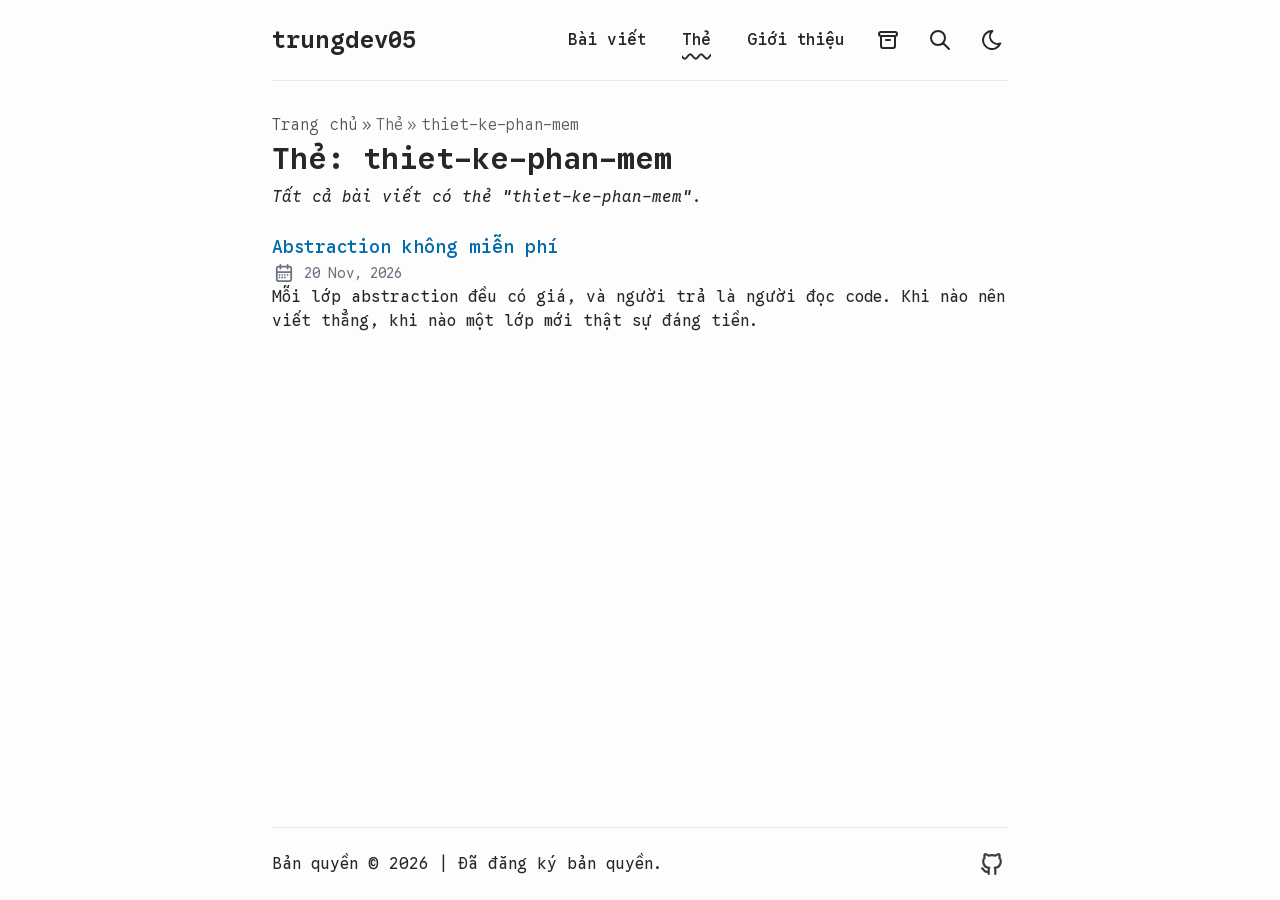
<file: tags/thiet-ke-phan-mem/index.html>
<!DOCTYPE html><html dir="ltr" lang="vi" class="overflow-y-scroll scroll-smooth"><head><meta charset="UTF-8"><meta name="viewport" content="width=device-width, initial-scale=1"><link rel="icon" type="image/svg+xml" href="/favicon.svg"><link rel="icon" href="/favicon.ico"><link rel="canonical" href="https://trungdev05.github.io/tags/thiet-ke-phan-mem/"><meta name="generator" content="Astro v7.4.8"><!-- Font --><style>@font-face{font-family:"Google Sans Code-1a30c214885cb404";src:url("/_astro/fonts/2213c1e7fbe06cc7.woff") format("woff"), url("/_astro/fonts/b87f789471b4c602.ttf") format("truetype");font-display:swap;font-weight:300;font-style:italic;}@font-face{font-family:"Google Sans Code-1a30c214885cb404";src:url("/_astro/fonts/c487dbd9c215141e.woff") format("woff"), url("/_astro/fonts/bb0c016d60298234.ttf") format("truetype");font-display:swap;font-weight:400;font-style:italic;}@font-face{font-family:"Google Sans Code-1a30c214885cb404";src:url("/_astro/fonts/0976c79a1e97c08d.woff") format("woff"), url("/_astro/fonts/b3e69a4f03324880.ttf") format("truetype");font-display:swap;font-weight:500;font-style:italic;}@font-face{font-family:"Google Sans Code-1a30c214885cb404";src:url("/_astro/fonts/3c46d5a1dde2929d.woff") format("woff"), url("/_astro/fonts/0ff1dfaf1dff21d0.ttf") format("truetype");font-display:swap;font-weight:600;font-style:italic;}@font-face{font-family:"Google Sans Code-1a30c214885cb404";src:url("/_astro/fonts/e9aa617e80052f4b.woff") format("woff"), url("/_astro/fonts/d9a5ad8b8018e5de.ttf") format("truetype");font-display:swap;font-weight:700;font-style:italic;}@font-face{font-family:"Google Sans Code-1a30c214885cb404";src:url("/_astro/fonts/5056f1a50e5e7744.woff") format("woff"), url("/_astro/fonts/3e4dac0d0220e48a.ttf") format("truetype");font-display:swap;font-weight:300;font-style:normal;}@font-face{font-family:"Google Sans Code-1a30c214885cb404";src:url("/_astro/fonts/e734307f8c328338.woff") format("woff"), url("/_astro/fonts/ba3036786bf88603.ttf") format("truetype");font-display:swap;font-weight:400;font-style:normal;}@font-face{font-family:"Google Sans Code-1a30c214885cb404";src:url("/_astro/fonts/dfa89044152f7da4.woff") format("woff"), url("/_astro/fonts/39aec4e7fc7cc077.ttf") format("truetype");font-display:swap;font-weight:500;font-style:normal;}@font-face{font-family:"Google Sans Code-1a30c214885cb404";src:url("/_astro/fonts/8bbd58b325585200.woff") format("woff"), url("/_astro/fonts/b33609507afd910d.ttf") format("truetype");font-display:swap;font-weight:600;font-style:normal;}@font-face{font-family:"Google Sans Code-1a30c214885cb404";src:url("/_astro/fonts/035035a9ddbd14aa.woff") format("woff"), url("/_astro/fonts/50fcf54bf575f53f.ttf") format("truetype");font-display:swap;font-weight:700;font-style:normal;}@font-face{font-family:"Google Sans Code-1a30c214885cb404 fallback: Courier New";src:local("Courier New");font-display:swap;font-weight:300;font-style:italic;size-adjust:99.9837%;ascent-override:96.6157%;descent-override:28.6047%;}@font-face{font-family:"Google Sans Code-1a30c214885cb404 fallback: Courier New";src:local("Courier New");font-display:swap;font-weight:400;font-style:italic;size-adjust:99.9837%;ascent-override:96.6157%;descent-override:28.6047%;}@font-face{font-family:"Google Sans Code-1a30c214885cb404 fallback: Courier New";src:local("Courier New");font-display:swap;font-weight:500;font-style:italic;size-adjust:99.9837%;ascent-override:96.6157%;descent-override:28.6047%;}@font-face{font-family:"Google Sans Code-1a30c214885cb404 fallback: Courier New";src:local("Courier New");font-display:swap;font-weight:600;font-style:italic;size-adjust:99.9837%;ascent-override:96.6157%;descent-override:28.6047%;}@font-face{font-family:"Google Sans Code-1a30c214885cb404 fallback: Courier New";src:local("Courier New");font-display:swap;font-weight:700;font-style:italic;size-adjust:99.9837%;ascent-override:96.6157%;descent-override:28.6047%;}@font-face{font-family:"Google Sans Code-1a30c214885cb404 fallback: Courier New";src:local("Courier New");font-display:swap;font-weight:300;font-style:normal;size-adjust:99.9837%;ascent-override:96.6157%;descent-override:28.6047%;}@font-face{font-family:"Google Sans Code-1a30c214885cb404 fallback: Courier New";src:local("Courier New");font-display:swap;font-weight:400;font-style:normal;size-adjust:99.9837%;ascent-override:96.6157%;descent-override:28.6047%;}@font-face{font-family:"Google Sans Code-1a30c214885cb404 fallback: Courier New";src:local("Courier New");font-display:swap;font-weight:500;font-style:normal;size-adjust:99.9837%;ascent-override:96.6157%;descent-override:28.6047%;}@font-face{font-family:"Google Sans Code-1a30c214885cb404 fallback: Courier New";src:local("Courier New");font-display:swap;font-weight:600;font-style:normal;size-adjust:99.9837%;ascent-override:96.6157%;descent-override:28.6047%;}@font-face{font-family:"Google Sans Code-1a30c214885cb404 fallback: Courier New";src:local("Courier New");font-display:swap;font-weight:700;font-style:normal;size-adjust:99.9837%;ascent-override:96.6157%;descent-override:28.6047%;}:root{--font-google-sans-code:"Google Sans Code-1a30c214885cb404","Google Sans Code-1a30c214885cb404 fallback: Courier New",monospace;}</style><!-- Primary meta --><title>Thẻ: thiet-ke-phan-mem | trungdev05</title><meta name="title" content="Thẻ: thiet-ke-phan-mem | trungdev05"><meta name="description" content="Blog cá nhân của trungdev05."><meta name="author" content="trungdev05"><link rel="sitemap" href="/sitemap-index.xml"><!-- Open Graph --><meta property="og:type" content="website"><meta property="og:site_name" content="trungdev05"><meta property="og:title" content="Thẻ: thiet-ke-phan-mem | trungdev05"><meta property="og:description" content="Blog cá nhân của trungdev05."><meta property="og:url" content="https://trungdev05.github.io/tags/thiet-ke-phan-mem/"><meta property="og:image" content="https://trungdev05.github.io/default-og.jpg"><!-- Twitter / X --><meta property="twitter:card" content="summary_large_image"><meta property="twitter:url" content="https://trungdev05.github.io/tags/thiet-ke-phan-mem/"><meta property="twitter:title" content="Thẻ: thiet-ke-phan-mem | trungdev05"><meta property="twitter:description" content="Blog cá nhân của trungdev05."><meta property="twitter:image" content="https://trungdev05.github.io/default-og.jpg"><!-- RSS autodiscovery --><link rel="alternate" type="application/rss+xml" title="trungdev05" href="https://trungdev05.github.io/rss.xml"><!-- Filled at runtime by theme.ts to match the current background colour --><meta name="theme-color" content=""><!-- Extra head content injected by child layouts (e.g. JSON-LD, article meta) --><!--
      Inline FOUC-prevention script: sets data-theme on <html> before
      the browser paints. Runs synchronously, no defer/async.
    --><script>
      (function () {
        const stored = localStorage.getItem("theme");
        const prefersDark = window.matchMedia(
          "(prefers-color-scheme: dark)"
        ).matches;
        const theme = stored ?? (prefersDark ? "dark" : "light");
        const root = document.firstElementChild;
        root?.setAttribute("data-theme", theme);
        root?.classList.toggle("dark", theme === "dark");
        // Expose value so theme.ts can skip re-detection.
        window.__theme = { value: theme };
      })();
    </script><meta name="astro-view-transitions-enabled" content="true"><meta name="astro-view-transitions-fallback" content="animate"><script type="module" src="/_astro/ClientRouter.astro_astro_type_script_index_0_lang.CnDxeVtR.js"></script><link rel="stylesheet" href="/_astro/Footer.CrSzzP0V.css"><style>@keyframes astroFadeInOut{0%{opacity:1}to{opacity:0}}@keyframes astroFadeIn{0%{opacity:0;mix-blend-mode:plus-lighter}to{opacity:1;mix-blend-mode:plus-lighter}}@keyframes astroFadeOut{0%{opacity:1;mix-blend-mode:plus-lighter}to{opacity:0;mix-blend-mode:plus-lighter}}@keyframes astroSlideFromRight{0%{transform:translate(100%)}}@keyframes astroSlideFromLeft{0%{transform:translate(-100%)}}@keyframes astroSlideToRight{to{transform:translate(100%)}}@keyframes astroSlideToLeft{to{transform:translate(-100%)}}@media (prefers-reduced-motion){::view-transition-group(*),::view-transition-old(*),::view-transition-new(*),[data-astro-transition-scope]{animation:none!important}}
</style><style>[data-astro-transition-scope="astro-jyu37kgb-1"] { view-transition-name: chi-phi-cua-abstraction; }@layer astro { ::view-transition-old(chi-phi-cua-abstraction) { 
	animation-duration: 180ms;
	animation-timing-function: cubic-bezier(0.76, 0, 0.24, 1);
	animation-fill-mode: both;
	animation-name: astroFadeOut; }::view-transition-new(chi-phi-cua-abstraction) { 
	animation-duration: 180ms;
	animation-timing-function: cubic-bezier(0.76, 0, 0.24, 1);
	animation-fill-mode: both;
	animation-name: astroFadeIn; }[data-astro-transition=back]::view-transition-old(chi-phi-cua-abstraction) { 
	animation-duration: 180ms;
	animation-timing-function: cubic-bezier(0.76, 0, 0.24, 1);
	animation-fill-mode: both;
	animation-name: astroFadeOut; }[data-astro-transition=back]::view-transition-new(chi-phi-cua-abstraction) { 
	animation-duration: 180ms;
	animation-timing-function: cubic-bezier(0.76, 0, 0.24, 1);
	animation-fill-mode: both;
	animation-name: astroFadeIn; } }[data-astro-transition-fallback="old"] [data-astro-transition-scope="astro-jyu37kgb-1"],
			[data-astro-transition-fallback="old"][data-astro-transition-scope="astro-jyu37kgb-1"] { 
	animation-duration: 180ms;
	animation-timing-function: cubic-bezier(0.76, 0, 0.24, 1);
	animation-fill-mode: both;
	animation-name: astroFadeOut; }[data-astro-transition-fallback="new"] [data-astro-transition-scope="astro-jyu37kgb-1"],
			[data-astro-transition-fallback="new"][data-astro-transition-scope="astro-jyu37kgb-1"] { 
	animation-duration: 180ms;
	animation-timing-function: cubic-bezier(0.76, 0, 0.24, 1);
	animation-fill-mode: both;
	animation-name: astroFadeIn; }[data-astro-transition=back][data-astro-transition-fallback="old"] [data-astro-transition-scope="astro-jyu37kgb-1"],
			[data-astro-transition=back][data-astro-transition-fallback="old"][data-astro-transition-scope="astro-jyu37kgb-1"] { 
	animation-duration: 180ms;
	animation-timing-function: cubic-bezier(0.76, 0, 0.24, 1);
	animation-fill-mode: both;
	animation-name: astroFadeOut; }[data-astro-transition=back][data-astro-transition-fallback="new"] [data-astro-transition-scope="astro-jyu37kgb-1"],
			[data-astro-transition=back][data-astro-transition-fallback="new"][data-astro-transition-scope="astro-jyu37kgb-1"] { 
	animation-duration: 180ms;
	animation-timing-function: cubic-bezier(0.76, 0, 0.24, 1);
	animation-fill-mode: both;
	animation-name: astroFadeIn; }</style></head><body class="bg-background font-app text-foreground selection:bg-accent/75 selection:text-accent-foreground flex min-h-svh flex-col"><a id="skip-to-content" href="#main-content" class="bg-background text-accent absolute inset-s-16 -top-full z-50 px-3 py-2 backdrop-blur-lg transition-all focus:top-4">Chuyển đến nội dung</a><header class="app-layout flex flex-col items-center justify-between sm:flex-row"><div class="border-border bg-background relative flex w-full items-baseline justify-between border-b py-4 sm:items-center sm:py-6"><a href="/" class="absolute py-1 text-xl leading-8 font-semibold whitespace-nowrap sm:static sm:my-auto sm:text-2xl sm:leading-none">trungdev05</a><nav id="nav-menu" class="flex w-full flex-col items-center sm:ms-2 sm:flex-row sm:justify-end sm:space-x-4 sm:py-0"><button id="menu-btn" class="focus-outline self-end p-2 sm:hidden" aria-label="Mở menu" aria-expanded="false" aria-controls="menu-items" data-label-open="Mở menu" data-label-close="Đóng menu"><svg width="24" height="24" fill="none" stroke="currentColor" stroke-linecap="round" stroke-linejoin="round" stroke-width="2" class="hidden" viewBox="0 0 24 24" id="close-icon"><path stroke="none" d="M0 0h24v24H0z" /><path d="M18 6 6 18M6 6l12 12" /></svg><svg width="24" height="24" fill="none" stroke="currentColor" stroke-linecap="round" stroke-linejoin="round" stroke-width="2" class="icon icon-tabler icons-tabler-outline icon-tabler-menu-deep" viewBox="0 0 24 24" id="menu-icon"><path stroke="none" d="M0 0h24v24H0z" /><path d="M4 6h16M7 12h13M10 18h10" /></svg></button><ul id="menu-items" class="[&amp;&gt;li&gt;a]:hover:text-accent mt-4 hidden w-44 grid-cols-2 place-content-center gap-2 sm:mt-0 sm:flex sm:w-auto sm:gap-x-5 sm:gap-y-0 sm:[&amp;&gt;li]:h-8 [&amp;&gt;li&gt;a]:block [&amp;&gt;li&gt;a]:px-4 [&amp;&gt;li&gt;a]:py-3 [&amp;&gt;li&gt;a]:text-center [&amp;&gt;li&gt;a]:font-medium sm:[&amp;&gt;li&gt;a]:px-2 sm:[&amp;&gt;li&gt;a]:py-1"><li class="col-span-2"><a href="/posts/">Bài viết</a></li><li class="col-span-2"><a href="/tags/" class="active-nav">Thẻ</a></li><li class="col-span-2"><a href="/about/">Giới thiệu</a></li><li class="col-span-2"><a href="/archives/" title="Lưu trữ" aria-label="Lưu trữ" class="group inline-flex items-center gap-1 hover:text-accent focus-outline flex size-full justify-center p-3 sm:relative sm:size-8 sm:p-0"><svg width="24" height="24" fill="none" stroke="currentColor" stroke-linecap="round" stroke-linejoin="round" stroke-width="2" class="hidden sm:absolute sm:top-1/2 sm:left-1/2 sm:block sm:size-6 sm:-translate-x-1/2 sm:-translate-y-1/2" viewBox="0 0 24 24"><path stroke="none" d="M0 0h24v24H0z" /><path d="M3 6a2 2 0 0 1 2-2h14a2 2 0 0 1 2 2 2 2 0 0 1-2 2H5a2 2 0 0 1-2-2M5 8v10a2 2 0 0 0 2 2h10a2 2 0 0 0 2-2V8M10 12h4" /></svg><span class="sm:sr-only">Lưu trữ</span></a></li><li class="col-span-1 flex items-center justify-center"><a href="/search/" title="Tìm kiếm" aria-label="Tìm kiếm" class="group inline-flex items-center gap-1 hover:text-accent focus-outline relative size-8"><svg width="24" height="24" fill="none" stroke="currentColor" stroke-linecap="round" stroke-linejoin="round" stroke-width="2" class="absolute top-1/2 left-1/2 size-6 -translate-x-1/2 -translate-y-1/2" viewBox="0 0 24 24"><path stroke="none" d="M0 0h24v24H0z" /><path d="M3 10a7 7 0 1 0 14 0 7 7 0 1 0-14 0M21 21l-6-6" /></svg><span class="sr-only">Tìm kiếm</span></a></li><li class="col-span-1 flex items-center justify-center"><button id="theme-btn" class="focus-outline hover:[&amp;&gt;svg]:stroke-accent relative size-12 p-4 sm:size-8" title="Đổi giao diện sáng/tối" aria-label="auto" aria-live="polite"><svg width="24" height="24" fill="none" stroke="currentColor" stroke-linecap="round" stroke-linejoin="round" stroke-width="2" class="absolute top-[50%] left-[50%] translate-[-50%] scale-100 rotate-0 transition-all dark:scale-0 dark:-rotate-90" viewBox="0 0 24 24"><path stroke="none" d="M0 0h24v24H0z" /><path d="M12 3h.393a7.5 7.5 0 0 0 7.92 12.446A9 9 0 1 1 12 2.992z" /></svg><svg width="24" height="24" fill="none" stroke="currentColor" stroke-linecap="round" stroke-linejoin="round" stroke-width="2" class="absolute top-[50%] left-[50%] translate-[-50%] scale-0 rotate-90 transition-all dark:scale-100 dark:rotate-0" viewBox="0 0 24 24"><path stroke="none" d="M0 0h24v24H0z" /><path d="M14.828 14.828a4 4 0 1 0-5.656-5.656 4 4 0 0 0 5.656 5.656M6.343 17.657l-1.414 1.414M6.343 6.343 4.929 4.929M17.657 6.343l1.414-1.414M17.657 17.657l1.414 1.414M4 12H2M12 4V2M20 12h2M12 20v2" /></svg></button></li></ul></nav></div></header><script type="module">function e(){let e=document.querySelector(`#menu-btn`),t=document.querySelector(`#menu-items`),n=document.querySelector(`#menu-icon`),r=document.querySelector(`#close-icon`);if(!e||!t||!n||!r)return;let i=e.dataset.labelOpen??`Open menu`,a=e.dataset.labelClose??`Close menu`;e.addEventListener(`click`,()=>{let o=e.getAttribute(`aria-expanded`)===`true`;e.setAttribute(`aria-expanded`,o?`false`:`true`),e.setAttribute(`aria-label`,o?i:a),t.classList.toggle(`hidden`),t.classList.toggle(`grid`),n.classList.toggle(`hidden`),r.classList.toggle(`hidden`)})}function t(){let e=document.getElementById(`skip-to-content`);e&&e.addEventListener(`click`,e=>{if(e.defaultPrevented||e.metaKey||e.ctrlKey||e.shiftKey||e.button!==0)return;e.preventDefault();let t=document.getElementById(`main-content`);t&&(t.setAttribute(`tabindex`,`-1`),t.addEventListener(`blur`,()=>t.removeAttribute(`tabindex`),{once:!0}),t.focus(),t.scrollIntoView({behavior:`smooth`}))})}e(),document.addEventListener(`astro:after-swap`,e),t(),document.addEventListener(`astro:after-swap`,t);</script><nav class="app-layout mt-8 mb-1" aria-label="breadcrumb"><ul class="flex flex-wrap items-center gap-x-1 font-light [&amp;&gt;li:not(:last-child)&gt;a]:hover:opacity-100"><li class="flex items-center gap-x-1"><a href="/" class="opacity-80">Trang chủ</a><span aria-hidden="true" class="opacity-80">&raquo;</span></li><li class="flex items-center gap-x-1"><a href="/tags/" class="capitalize opacity-70">Thẻ</a><span aria-hidden="true" class="opacity-70">&raquo;</span></li><li><span class="capitalize opacity-75 lowercase" aria-current="page">thiet-ke-phan-mem</span></li></ul></nav><main data-backUrl="/tags/thiet-ke-phan-mem/" id="main-content" class="app-layout pb-4"><h1 class="text-2xl font-semibold sm:text-3xl">Thẻ: thiet-ke-phan-mem</h1><p class="mt-2 mb-6 italic">Tất cả bài viết có thẻ &quot;thiet-ke-phan-mem&quot;.</p><ul><li class="my-6"><a href="/posts/chi-phi-cua-abstraction/" class="text-accent inline-block text-lg font-medium decoration-dashed underline-offset-4 hover:underline focus-visible:no-underline focus-visible:underline-offset-0"><h2 data-astro-transition-scope="astro-jyu37kgb-1">Abstraction không miễn phí</h2></a><div class="text-muted-foreground flex items-center gap-x-2"><svg width="24" height="24" fill="none" stroke="currentColor" stroke-linecap="round" stroke-linejoin="round" stroke-width="2" class="inline-block size-6 min-w-5.5 scale-90" viewBox="0 0 24 24"><path stroke="none" d="M0 0h24v24H0z" /><path d="M4 7a2 2 0 0 1 2-2h12a2 2 0 0 1 2 2v12a2 2 0 0 1-2 2H6a2 2 0 0 1-2-2zM16 3v4M8 3v4M4 11h16M7 14h.013M10.01 14h.005M13.01 14h.005M16.015 14h.005M13.015 17h.005M7.01 17h.005M10.01 17h.005" /></svg><time class="text-sm" datetime="2026-11-20T08:07:52.000Z">20 Nov, 2026</time></div><p>Mỗi lớp abstraction đều có giá, và người trả là người đọc code. Khi nào nên viết thẳng, khi nào một lớp mới thật sự đáng tiền.</p></li></ul></main><script type="module">document.addEventListener(`astro:page-load`,()=>{let e=document.querySelector(`#main-content`)?.dataset?.backurl;e&&sessionStorage.setItem(`backUrl`,e)});</script><footer class="app-layout mt-auto"><div class="border-border flex flex-col items-center justify-between border-t py-6 sm:flex-row-reverse sm:py-4"><div class="flex flex-wrap items-center gap-1"><a href="https://github.com/trungdev05" title="trungdev05 on Github" class="group inline-flex items-center gap-1 hover:text-accent p-2 hover:rotate-6 sm:p-1"><svg width="24" height="24" fill="none" stroke="currentColor" stroke-linecap="round" stroke-linejoin="round" stroke-width="2" class="inline-block size-6 scale-125 fill-transparent stroke-current stroke-2 opacity-90 group-hover:fill-transparent sm:scale-110" viewBox="0 0 24 24"><path stroke="none" d="M0 0h24v24H0z" /><path d="M9 19c-4.3 1.4-4.3-2.5-6-3m12 5v-3.5c0-1 .1-1.4-.5-2 2.8-.3 5.5-1.4 5.5-6a4.6 4.6 0 0 0-1.3-3.2 4.2 4.2 0 0 0-.1-3.2s-1.1-.3-3.5 1.3a12.3 12.3 0 0 0-6.2 0C6.5 2.8 5.4 3.1 5.4 3.1a4.2 4.2 0 0 0-.1 3.2A4.6 4.6 0 0 0 4 9.5c0 4.6 2.7 5.7 5.5 6-.6.6-.6 1.2-.5 2V21" /></svg><span class="sr-only">trungdev05 on Github</span></a></div><div class="my-2 flex flex-col items-center whitespace-nowrap sm:flex-row"><span>Bản quyền &#169; 2026</span><span class="hidden sm:inline">&nbsp;|&nbsp;</span><span>Đã đăng ký bản quyền.</span></div></div></footer><script type="module">var e=`theme`,t=`light`,n=`dark`;function r(){return localStorage.getItem(e)||(window.matchMedia(`(prefers-color-scheme: dark)`).matches?n:t)}var i=window.__theme?.value??r();function a(){localStorage.setItem(e,i),o()}function o(){let e=document.firstElementChild;e?.setAttribute(`data-theme`,i),e?.classList.toggle(`dark`,i===n),document.querySelector(`#theme-btn`)?.setAttribute(`aria-label`,i);let t=window.getComputedStyle(document.body).backgroundColor;document.querySelector(`meta[name='theme-color']`)?.setAttribute(`content`,t)}function s(){o(),document.querySelector(`#theme-btn`)?.addEventListener(`click`,()=>{i=i===t?n:t,a()})}s(),document.addEventListener(`astro:after-swap`,s),document.addEventListener(`astro:before-swap`,e=>{let t=document.querySelector(`meta[name='theme-color']`)?.getAttribute(`content`);t&&e.newDocument.querySelector(`meta[name='theme-color']`)?.setAttribute(`content`,t)}),window.matchMedia(`(prefers-color-scheme: dark)`).addEventListener(`change`,({matches:e})=>{i=e?n:t,a()});</script></body></html>
</file>
<file: _astro/Footer.CrSzzP0V.css>
.astro-route-announcer{clip:rect(0 0 0 0);clip-path:inset(50%);white-space:nowrap;width:1px;height:1px;position:absolute;top:0;left:0;overflow:hidden}@layer properties{@supports (((-webkit-hyphens:none)) and (not (margin-trim:block))) or ((-moz-orient:inline) and (not (color:rgb(from red r g b)))){*,:before,:after,::backdrop{--tw-translate-x:0;--tw-translate-y:0;--tw-translate-z:0;--tw-scale-x:1;--tw-scale-y:1;--tw-scale-z:1;--tw-rotate-x:initial;--tw-rotate-y:initial;--tw-rotate-z:initial;--tw-skew-x:initial;--tw-skew-y:initial;--tw-space-y-reverse:0;--tw-border-style:solid;--tw-leading:initial;--tw-font-weight:initial;--tw-tracking:initial;--tw-shadow:0 0 #0000;--tw-shadow-color:initial;--tw-shadow-alpha:100%;--tw-inset-shadow:0 0 #0000;--tw-inset-shadow-color:initial;--tw-inset-shadow-alpha:100%;--tw-ring-color:initial;--tw-ring-shadow:0 0 #0000;--tw-inset-ring-color:initial;--tw-inset-ring-shadow:0 0 #0000;--tw-ring-inset:initial;--tw-ring-offset-width:0px;--tw-ring-offset-color:#fff;--tw-ring-offset-shadow:0 0 #0000;--tw-outline-style:solid;--tw-blur:initial;--tw-brightness:initial;--tw-contrast:initial;--tw-grayscale:initial;--tw-hue-rotate:initial;--tw-invert:initial;--tw-opacity:initial;--tw-saturate:initial;--tw-sepia:initial;--tw-drop-shadow:initial;--tw-drop-shadow-color:initial;--tw-drop-shadow-alpha:100%;--tw-drop-shadow-size:initial;--tw-backdrop-blur:initial;--tw-backdrop-brightness:initial;--tw-backdrop-contrast:initial;--tw-backdrop-grayscale:initial;--tw-backdrop-hue-rotate:initial;--tw-backdrop-invert:initial;--tw-backdrop-opacity:initial;--tw-backdrop-saturate:initial;--tw-backdrop-sepia:initial;--tw-duration:initial;--tw-ease:initial;--tw-content:"";--tw-space-x-reverse:0}}}@layer theme{:root,:host{--font-sans:-apple-system, BlinkMacSystemFont, "Segoe UI", Roboto, "Helvetica Neue", "Noto Sans", Arial, sans-serif, "Apple Color Emoji", "Segoe UI Emoji", "Segoe UI Symbol", "Noto Color Emoji";--font-mono:ui-monospace, SFMono-Regular, Menlo, Monaco, Consolas, "Liberation Mono", "Courier New", monospace;--color-red-500:oklch(63.7% .237 25.331);--color-green-400:oklch(79.2% .209 151.711);--color-green-500:oklch(72.3% .219 149.579);--color-slate-400:oklch(70.4% .04 256.788);--color-black:#000;--color-white:#fff;--spacing:.25rem;--container-xl:36rem;--container-3xl:48rem;--container-4xl:56rem;--container-5xl:64rem;--text-xs:.75rem;--text-xs--line-height:calc(1 / .75);--text-sm:.875rem;--text-sm--line-height:calc(1.25 / .875);--text-base:1rem;--text-base--line-height:calc(1.5 / 1);--text-lg:1.125rem;--text-lg--line-height:calc(1.75 / 1.125);--text-xl:1.25rem;--text-xl--line-height:calc(1.75 / 1.25);--text-2xl:1.5rem;--text-2xl--line-height:calc(2 / 1.5);--text-3xl:1.875rem;--text-3xl--line-height:calc(2.25 / 1.875);--text-4xl:2.25rem;--text-4xl--line-height:calc(2.5 / 2.25);--text-5xl:3rem;--text-5xl--line-height:1;--text-9xl:8rem;--text-9xl--line-height:1;--font-weight-light:300;--font-weight-medium:500;--font-weight-semibold:600;--font-weight-bold:700;--tracking-wide:.025em;--radius-sm:.25rem;--radius-md:.375rem;--ease-out:cubic-bezier(0, 0, .2, 1);--blur-sm:8px;--blur-lg:16px;--default-transition-duration:.15s;--default-transition-timing-function:cubic-bezier(.4, 0, .2, 1);--default-font-family:var(--font-sans);--default-mono-font-family:var(--font-mono);--color-background:var(--background);--color-foreground:var(--foreground);--color-accent:var(--accent);--color-accent-foreground:var(--accent-foreground);--color-muted:var(--muted);--color-muted-foreground:var(--muted-foreground);--color-border:var(--border);--font-app:var(--font-google-sans-code)}}@layer base{*,:after,:before,::backdrop{box-sizing:border-box;border:0 solid;margin:0;padding:0}::file-selector-button{box-sizing:border-box;border:0 solid;margin:0;padding:0}html,:host{-webkit-text-size-adjust:100%;tab-size:4;line-height:1.5;font-family:var(--default-font-family,-apple-system, BlinkMacSystemFont, "Segoe UI", Roboto, "Helvetica Neue", "Noto Sans", Arial, sans-serif, "Apple Color Emoji", "Segoe UI Emoji", "Segoe UI Symbol", "Noto Color Emoji");font-feature-settings:var(--default-font-feature-settings,normal);font-variation-settings:var(--default-font-variation-settings,normal);-webkit-tap-highlight-color:transparent}hr{height:0;color:inherit;border-top-width:1px}abbr:where([title]){text-decoration:underline dotted}h1,h2,h3,h4,h5,h6{font-size:inherit;font-weight:inherit}a{color:inherit;-webkit-text-decoration:inherit;-webkit-text-decoration:inherit;-webkit-text-decoration:inherit;text-decoration:inherit}b,strong{font-weight:bolder}code,kbd,samp,pre{font-family:var(--default-mono-font-family,ui-monospace, SFMono-Regular, Menlo, Monaco, Consolas, "Liberation Mono", "Courier New", monospace);font-feature-settings:var(--default-mono-font-feature-settings,normal);font-variation-settings:var(--default-mono-font-variation-settings,normal);font-size:1em}small{font-size:80%}sub,sup{vertical-align:baseline;font-size:75%;line-height:0;position:relative}sub{bottom:-.25em}sup{top:-.5em}table{text-indent:0;border-color:inherit;border-collapse:collapse}:-moz-focusring:where(:not(iframe)){outline:auto}progress{vertical-align:baseline}summary{display:list-item}ol,ul,menu{list-style:none}img,svg,video,canvas,audio,iframe,embed,object{vertical-align:middle;display:block}img,video{max-width:100%;height:auto}button,input,select,optgroup,textarea{font:inherit;font-feature-settings:inherit;font-variation-settings:inherit;letter-spacing:inherit;color:inherit;opacity:1;background-color:#0000;border-radius:0}::file-selector-button{font:inherit;font-feature-settings:inherit;font-variation-settings:inherit;letter-spacing:inherit;color:inherit;opacity:1;background-color:#0000;border-radius:0}:where(select:is([multiple],[size])) optgroup{font-weight:bolder}:where(select:is([multiple],[size])) optgroup option{padding-inline-start:20px}::file-selector-button{margin-inline-end:4px}::placeholder{opacity:1}@supports (not ((-webkit-appearance:-apple-pay-button))) or (contain-intrinsic-size:1px){::placeholder{color:currentColor}@supports (color:color-mix(in lab, red, red)){::placeholder{color:color-mix(in oklab, currentcolor 50%, transparent)}}}textarea{resize:vertical}::-webkit-search-decoration{-webkit-appearance:none}::-webkit-date-and-time-value{min-height:1lh;text-align:inherit}::-webkit-datetime-edit{display:inline-flex}::-webkit-datetime-edit-fields-wrapper{padding:0}::-webkit-datetime-edit{padding-block:0}::-webkit-datetime-edit-year-field{padding-block:0}::-webkit-datetime-edit-month-field{padding-block:0}::-webkit-datetime-edit-day-field{padding-block:0}::-webkit-datetime-edit-hour-field{padding-block:0}::-webkit-datetime-edit-minute-field{padding-block:0}::-webkit-datetime-edit-second-field{padding-block:0}::-webkit-datetime-edit-millisecond-field{padding-block:0}::-webkit-datetime-edit-meridiem-field{padding-block:0}::-webkit-calendar-picker-indicator{line-height:1}:-moz-ui-invalid{box-shadow:none}button,input:where([type=button],[type=reset],[type=submit]){appearance:button}::file-selector-button{appearance:button}::-webkit-inner-spin-button{height:auto}::-webkit-outer-spin-button{height:auto}[hidden]:where(:not([hidden=until-found])){display:none!important}.app-prose{color:var(--tw-prose-body);max-width:65ch}.app-prose :where(p):not(:where([class~=not-prose],[class~=not-prose] *)){margin-top:1.25em;margin-bottom:1.25em}.app-prose :where([class~=lead]):not(:where([class~=not-prose],[class~=not-prose] *)){color:var(--tw-prose-lead);margin-top:1.2em;margin-bottom:1.2em;font-size:1.25em;line-height:1.6}.app-prose :where(a):not(:where([class~=not-prose],[class~=not-prose] *)){color:var(--tw-prose-links);font-weight:500;text-decoration:underline}.app-prose :where(strong):not(:where([class~=not-prose],[class~=not-prose] *)){color:var(--tw-prose-bold);font-weight:600}.app-prose :where(a strong):not(:where([class~=not-prose],[class~=not-prose] *)),.app-prose :where(blockquote strong):not(:where([class~=not-prose],[class~=not-prose] *)),.app-prose :where(thead th strong):not(:where([class~=not-prose],[class~=not-prose] *)){color:inherit}.app-prose :where(ol):not(:where([class~=not-prose],[class~=not-prose] *)){margin-top:1.25em;margin-bottom:1.25em;padding-inline-start:1.625em;list-style-type:decimal}.app-prose :where(ol[type=A]):not(:where([class~=not-prose],[class~=not-prose] *)){list-style-type:upper-alpha}.app-prose :where(ol[type=a]):not(:where([class~=not-prose],[class~=not-prose] *)){list-style-type:lower-alpha}.app-prose :where(ol[type=A s]):not(:where([class~=not-prose],[class~=not-prose] *)){list-style-type:upper-alpha}.app-prose :where(ol[type=a s]):not(:where([class~=not-prose],[class~=not-prose] *)){list-style-type:lower-alpha}.app-prose :where(ol[type=I]):not(:where([class~=not-prose],[class~=not-prose] *)){list-style-type:upper-roman}.app-prose :where(ol[type=i]):not(:where([class~=not-prose],[class~=not-prose] *)){list-style-type:lower-roman}.app-prose :where(ol[type=I s]):not(:where([class~=not-prose],[class~=not-prose] *)){list-style-type:upper-roman}.app-prose :where(ol[type=i s]):not(:where([class~=not-prose],[class~=not-prose] *)){list-style-type:lower-roman}.app-prose :where(ol[type="1"]):not(:where([class~=not-prose],[class~=not-prose] *)){list-style-type:decimal}.app-prose :where(ul):not(:where([class~=not-prose],[class~=not-prose] *)){margin-top:1.25em;margin-bottom:1.25em;padding-inline-start:1.625em;list-style-type:disc}.app-prose :where(ol>li):not(:where([class~=not-prose],[class~=not-prose] *))::marker{color:var(--tw-prose-counters);font-weight:400}.app-prose :where(ul>li):not(:where([class~=not-prose],[class~=not-prose] *))::marker{color:var(--tw-prose-bullets)}.app-prose :where(dt):not(:where([class~=not-prose],[class~=not-prose] *)){color:var(--tw-prose-headings);margin-top:1.25em;font-weight:600}.app-prose :where(hr):not(:where([class~=not-prose],[class~=not-prose] *)){border-color:var(--tw-prose-hr);border-top-width:1px;margin-top:3em;margin-bottom:3em}.app-prose :where(blockquote):not(:where([class~=not-prose],[class~=not-prose] *)){color:var(--tw-prose-quotes);border-inline-start-width:.25rem;border-inline-start-color:var(--tw-prose-quote-borders);quotes:"“""”""‘""’";margin-top:1.6em;margin-bottom:1.6em;padding-inline-start:1em;font-style:italic;font-weight:500}.app-prose :where(blockquote p:first-of-type):not(:where([class~=not-prose],[class~=not-prose] *)):before{content:open-quote}.app-prose :where(blockquote p:last-of-type):not(:where([class~=not-prose],[class~=not-prose] *)):after{content:close-quote}.app-prose :where(h1):not(:where([class~=not-prose],[class~=not-prose] *)){color:var(--tw-prose-headings);margin-top:0;margin-bottom:.888889em;font-size:2.25em;font-weight:800;line-height:1.11111}.app-prose :where(h1 strong):not(:where([class~=not-prose],[class~=not-prose] *)){color:inherit;font-weight:900}.app-prose :where(h2):not(:where([class~=not-prose],[class~=not-prose] *)){color:var(--tw-prose-headings);margin-top:2em;margin-bottom:1em;font-size:1.5em;font-weight:700;line-height:1.33333}.app-prose :where(h2 strong):not(:where([class~=not-prose],[class~=not-prose] *)){color:inherit;font-weight:800}.app-prose :where(h3):not(:where([class~=not-prose],[class~=not-prose] *)){color:var(--tw-prose-headings);margin-top:1.6em;margin-bottom:.6em;font-size:1.25em;font-weight:600;line-height:1.6}.app-prose :where(h3 strong):not(:where([class~=not-prose],[class~=not-prose] *)){color:inherit;font-weight:700}.app-prose :where(h4):not(:where([class~=not-prose],[class~=not-prose] *)){color:var(--tw-prose-headings);margin-top:1.5em;margin-bottom:.5em;font-weight:600;line-height:1.5}.app-prose :where(h4 strong):not(:where([class~=not-prose],[class~=not-prose] *)){color:inherit;font-weight:700}.app-prose :where(img):not(:where([class~=not-prose],[class~=not-prose] *)){margin-top:2em;margin-bottom:2em}.app-prose :where(picture):not(:where([class~=not-prose],[class~=not-prose] *)){margin-top:2em;margin-bottom:2em;display:block}.app-prose :where(video):not(:where([class~=not-prose],[class~=not-prose] *)){margin-top:2em;margin-bottom:2em}.app-prose :where(kbd):not(:where([class~=not-prose],[class~=not-prose] *)){color:var(--tw-prose-kbd);box-shadow:0 0 0 1px var(--tw-prose-kbd-shadows), 0 3px 0 var(--tw-prose-kbd-shadows);padding-top:.1875em;padding-inline-end:.375em;padding-bottom:.1875em;border-radius:.3125rem;padding-inline-start:.375em;font-family:inherit;font-size:.875em;font-weight:500}.app-prose :where(code):not(:where([class~=not-prose],[class~=not-prose] *)){color:var(--tw-prose-code);font-size:.875em;font-weight:600}.app-prose :where(code):not(:where([class~=not-prose],[class~=not-prose] *)):before,.app-prose :where(code):not(:where([class~=not-prose],[class~=not-prose] *)):after{content:"`"}.app-prose :where(a code):not(:where([class~=not-prose],[class~=not-prose] *)),.app-prose :where(h1 code):not(:where([class~=not-prose],[class~=not-prose] *)){color:inherit}.app-prose :where(h2 code):not(:where([class~=not-prose],[class~=not-prose] *)){color:inherit;font-size:.875em}.app-prose :where(h3 code):not(:where([class~=not-prose],[class~=not-prose] *)){color:inherit;font-size:.9em}.app-prose :where(h4 code):not(:where([class~=not-prose],[class~=not-prose] *)),.app-prose :where(blockquote code):not(:where([class~=not-prose],[class~=not-prose] *)),.app-prose :where(thead th code):not(:where([class~=not-prose],[class~=not-prose] *)){color:inherit}.app-prose :where(pre):not(:where([class~=not-prose],[class~=not-prose] *)){color:var(--tw-prose-pre-code);background-color:var(--tw-prose-pre-bg);padding-top:.857143em;padding-inline-end:1.14286em;padding-bottom:.857143em;border-radius:.375rem;margin-top:1.71429em;margin-bottom:1.71429em;padding-inline-start:1.14286em;font-size:.875em;font-weight:400;line-height:1.71429;overflow-x:auto}.app-prose :where(pre code):not(:where([class~=not-prose],[class~=not-prose] *)){font-weight:inherit;color:inherit;font-size:inherit;font-family:inherit;line-height:inherit;background-color:#0000;border-width:0;border-radius:0;padding:0}.app-prose :where(pre code):not(:where([class~=not-prose],[class~=not-prose] *)):before,.app-prose :where(pre code):not(:where([class~=not-prose],[class~=not-prose] *)):after{content:none}.app-prose :where(table):not(:where([class~=not-prose],[class~=not-prose] *)){table-layout:auto;width:100%;margin-top:2em;margin-bottom:2em;font-size:.875em;line-height:1.71429}.app-prose :where(thead):not(:where([class~=not-prose],[class~=not-prose] *)){border-bottom-width:1px;border-bottom-color:var(--tw-prose-th-borders)}.app-prose :where(thead th):not(:where([class~=not-prose],[class~=not-prose] *)){color:var(--tw-prose-headings);vertical-align:bottom;padding-inline-end:.571429em;padding-bottom:.571429em;padding-inline-start:.571429em;font-weight:600}.app-prose :where(tbody tr):not(:where([class~=not-prose],[class~=not-prose] *)){border-bottom-width:1px;border-bottom-color:var(--tw-prose-td-borders)}.app-prose :where(tbody tr:last-child):not(:where([class~=not-prose],[class~=not-prose] *)){border-bottom-width:0}.app-prose :where(tbody td):not(:where([class~=not-prose],[class~=not-prose] *)){vertical-align:baseline}.app-prose :where(tfoot):not(:where([class~=not-prose],[class~=not-prose] *)){border-top-width:1px;border-top-color:var(--tw-prose-th-borders)}.app-prose :where(tfoot td):not(:where([class~=not-prose],[class~=not-prose] *)){vertical-align:top}.app-prose :where(th,td):not(:where([class~=not-prose],[class~=not-prose] *)){text-align:start}.app-prose :where(figure>*):not(:where([class~=not-prose],[class~=not-prose] *)){margin-top:0;margin-bottom:0}.app-prose :where(figcaption):not(:where([class~=not-prose],[class~=not-prose] *)){color:var(--tw-prose-captions);margin-top:.857143em;font-size:.875em;line-height:1.42857}.app-prose{--tw-prose-body:oklch(37.3% .034 259.733);--tw-prose-headings:oklch(21% .034 264.665);--tw-prose-lead:oklch(44.6% .03 256.802);--tw-prose-links:oklch(21% .034 264.665);--tw-prose-bold:oklch(21% .034 264.665);--tw-prose-counters:oklch(55.1% .027 264.364);--tw-prose-bullets:oklch(87.2% .01 258.338);--tw-prose-hr:oklch(92.8% .006 264.531);--tw-prose-quotes:oklch(21% .034 264.665);--tw-prose-quote-borders:oklch(92.8% .006 264.531);--tw-prose-captions:oklch(55.1% .027 264.364);--tw-prose-kbd:oklch(21% .034 264.665);--tw-prose-kbd-shadows:oklab(21% -.00316127 -.0338527/.1);--tw-prose-code:oklch(21% .034 264.665);--tw-prose-pre-code:oklch(92.8% .006 264.531);--tw-prose-pre-bg:oklch(27.8% .033 256.848);--tw-prose-th-borders:oklch(87.2% .01 258.338);--tw-prose-td-borders:oklch(92.8% .006 264.531);--tw-prose-invert-body:oklch(87.2% .01 258.338);--tw-prose-invert-headings:#fff;--tw-prose-invert-lead:oklch(70.7% .022 261.325);--tw-prose-invert-links:#fff;--tw-prose-invert-bold:#fff;--tw-prose-invert-counters:oklch(70.7% .022 261.325);--tw-prose-invert-bullets:oklch(44.6% .03 256.802);--tw-prose-invert-hr:oklch(37.3% .034 259.733);--tw-prose-invert-quotes:oklch(96.7% .003 264.542);--tw-prose-invert-quote-borders:oklch(37.3% .034 259.733);--tw-prose-invert-captions:oklch(70.7% .022 261.325);--tw-prose-invert-kbd:#fff;--tw-prose-invert-kbd-shadows:#ffffff1a;--tw-prose-invert-code:#fff;--tw-prose-invert-pre-code:oklch(87.2% .01 258.338);--tw-prose-invert-pre-bg:#00000080;--tw-prose-invert-th-borders:oklch(44.6% .03 256.802);--tw-prose-invert-td-borders:oklch(37.3% .034 259.733);font-size:1rem;line-height:1.75}.app-prose :where(picture>img):not(:where([class~=not-prose],[class~=not-prose] *)){margin-top:0;margin-bottom:0}.app-prose :where(li):not(:where([class~=not-prose],[class~=not-prose] *)){margin-top:.5em;margin-bottom:.5em}.app-prose :where(ol>li):not(:where([class~=not-prose],[class~=not-prose] *)),.app-prose :where(ul>li):not(:where([class~=not-prose],[class~=not-prose] *)){padding-inline-start:.375em}.app-prose :where(.prose>ul>li p):not(:where([class~=not-prose],[class~=not-prose] *)){margin-top:.75em;margin-bottom:.75em}.app-prose :where(.prose>ul>li>p:first-child):not(:where([class~=not-prose],[class~=not-prose] *)){margin-top:1.25em}.app-prose :where(.prose>ul>li>p:last-child):not(:where([class~=not-prose],[class~=not-prose] *)){margin-bottom:1.25em}.app-prose :where(.prose>ol>li>p:first-child):not(:where([class~=not-prose],[class~=not-prose] *)){margin-top:1.25em}.app-prose :where(.prose>ol>li>p:last-child):not(:where([class~=not-prose],[class~=not-prose] *)){margin-bottom:1.25em}.app-prose :where(ul ul,ul ol,ol ul,ol ol):not(:where([class~=not-prose],[class~=not-prose] *)){margin-top:.75em;margin-bottom:.75em}.app-prose :where(dl):not(:where([class~=not-prose],[class~=not-prose] *)){margin-top:1.25em;margin-bottom:1.25em}.app-prose :where(dd):not(:where([class~=not-prose],[class~=not-prose] *)){margin-top:.5em;padding-inline-start:1.625em}.app-prose :where(hr+*):not(:where([class~=not-prose],[class~=not-prose] *)),.app-prose :where(h2+*):not(:where([class~=not-prose],[class~=not-prose] *)),.app-prose :where(h3+*):not(:where([class~=not-prose],[class~=not-prose] *)),.app-prose :where(h4+*):not(:where([class~=not-prose],[class~=not-prose] *)){margin-top:0}.app-prose :where(thead th:first-child):not(:where([class~=not-prose],[class~=not-prose] *)){padding-inline-start:0}.app-prose :where(thead th:last-child):not(:where([class~=not-prose],[class~=not-prose] *)){padding-inline-end:0}.app-prose :where(tbody td,tfoot td):not(:where([class~=not-prose],[class~=not-prose] *)){padding-top:.571429em;padding-inline-end:.571429em;padding-bottom:.571429em;padding-inline-start:.571429em}.app-prose :where(tbody td:first-child,tfoot td:first-child):not(:where([class~=not-prose],[class~=not-prose] *)){padding-inline-start:0}.app-prose :where(tbody td:last-child,tfoot td:last-child):not(:where([class~=not-prose],[class~=not-prose] *)){padding-inline-end:0}.app-prose :where(figure):not(:where([class~=not-prose],[class~=not-prose] *)){margin-top:2em;margin-bottom:2em}.app-prose :where(.prose>:first-child):not(:where([class~=not-prose],[class~=not-prose] *)){margin-top:0}.app-prose :where(.prose>:last-child):not(:where([class~=not-prose],[class~=not-prose] *)){margin-bottom:0}.app-prose h1,.app-prose h2,.app-prose h3,.app-prose h4,.app-prose th{margin-bottom:calc(var(--spacing) * 3);color:var(--foreground)}.app-prose h3{font-style:italic}.app-prose p,.app-prose strong,.app-prose ol,.app-prose ul,.app-prose figcaption,.app-prose table,.app-prose code{color:var(--foreground)}.app-prose a{overflow-wrap:break-word;color:var(--foreground);text-underline-offset:4px;text-decoration-style:dashed}@media (hover:hover){.app-prose a:hover{color:var(--accent)}}.app-prose a:focus-visible{text-decoration-line:none}.app-prose ul{overflow-x:clip}.app-prose li ::marker,.app-prose li::marker{color:var(--accent)}.app-prose li ::-webkit-details-marker{color:var(--accent)}.app-prose li::-webkit-details-marker{color:var(--accent)}.app-prose hr{border-color:var(--border)}.app-prose img{border-style:var(--tw-border-style);border-width:1px;border-color:var(--border);margin-inline:auto}.app-prose img[role=button]{cursor:zoom-in}.app-prose img[role=button]:focus-visible{outline-style:var(--tw-outline-style);outline-offset:2px;--tw-outline-style:dashed;outline-width:2px;outline-style:dashed}.app-prose figcaption{opacity:.75}.app-prose table th,.app-prose table td{border-style:var(--tw-border-style);border-width:1px;border-color:var(--border);padding:calc(var(--spacing) * 2)}.app-prose table th{padding-block:calc(var(--spacing) * 1.5)}.app-prose table th[align=center],.app-prose table td[align=center]{text-align:center}.app-prose table th[align=right],.app-prose table td[align=right]{text-align:right}.app-prose table th[align=left],.app-prose table td[align=left]{text-align:left}.app-prose .table-wrapper{margin-block:calc(var(--spacing) * 7);outline-color:var(--accent);overflow-x:auto}.app-prose .table-wrapper:focus-visible{outline-style:var(--tw-outline-style);outline-offset:calc(2px * -1);--tw-outline-style:dashed;outline-width:2px;outline-style:dashed}.app-prose .table-wrapper table{margin-block:0}.app-prose code{background-color:var(--muted);border-radius:.25rem}@supports (color:color-mix(in lab, red, red)){.app-prose code{background-color:color-mix(in oklab, var(--muted) 75%, transparent)}}.app-prose code{padding:var(--spacing);overflow-wrap:break-word;color:var(--foreground)}.app-prose code:before,.app-prose code:after{content:var(--tw-content);--tw-content:none;content:none}.app-prose .astro-code code{background-color:inherit;flex:1 0 100%;padding:0}.app-prose blockquote{border-inline-start-color:var(--accent)}@supports (color:color-mix(in lab, red, red)){.app-prose blockquote{border-inline-start-color:color-mix(in oklab, var(--accent) 80%, transparent)}}.app-prose blockquote{overflow-wrap:break-word;opacity:.8}.app-prose details:not(.callout){cursor:pointer;color:var(--foreground);-webkit-user-select:none;user-select:none;display:inline-block}.app-prose details:not(.callout) p{display:none}.app-prose details:not(.callout) ul{margin-block:0!important}.app-prose summary:focus-visible{outline-style:var(--tw-outline-style);outline-offset:1px;outline-width:2px;outline-color:var(--accent);--tw-outline-style:dashed;outline-style:dashed;text-decoration-line:none}.app-prose pre:focus-visible{outline-style:var(--tw-outline-style);outline-width:2px;outline-color:var(--accent);--tw-outline-style:dashed;border-color:#0000;outline-style:dashed}.astro-code{border-style:var(--tw-border-style);background-color:var(--shiki-light-bg);color:var(--shiki-light);outline-color:var(--border);border-width:1px;display:flex}.astro-code span{color:var(--shiki-light)}html[data-theme=dark] .astro-code{background-color:var(--shiki-dark-bg);color:var(--shiki-dark)}html[data-theme=dark] .astro-code span{color:var(--shiki-dark)}.astro-code .line.diff.add{background-color:#05df7233;width:100%;display:inline-block;position:relative}@supports (color:color-mix(in lab, red, red)){.astro-code .line.diff.add{background-color:color-mix(in oklab, var(--color-green-400) 20%, transparent)}}.astro-code .line.diff.add:before{content:var(--tw-content);content:var(--tw-content);left:calc(var(--spacing) * -3);content:var(--tw-content);color:var(--color-green-500);content:var(--tw-content);--tw-content:"+";content:var(--tw-content);position:absolute}.astro-code .line.diff.remove{background-color:#fb2c3633;width:100%;display:inline-block;position:relative}@supports (color:color-mix(in lab, red, red)){.astro-code .line.diff.remove{background-color:color-mix(in oklab, var(--color-red-500) 20%, transparent)}}.astro-code .line.diff.remove:before{content:var(--tw-content);content:var(--tw-content);left:calc(var(--spacing) * -3);content:var(--tw-content);color:var(--color-red-500);content:var(--tw-content);--tw-content:"-";content:var(--tw-content);position:absolute}.astro-code .line.highlighted{background-color:#90a1b933;width:100%;display:inline-block}@supports (color:color-mix(in lab, red, red)){.astro-code .line.highlighted{background-color:color-mix(in oklab, var(--color-slate-400) 20%, transparent)}}.astro-code .highlighted-word{border-radius:var(--radius-sm);border-style:var(--tw-border-style);border-width:1px;border-color:var(--border);padding-inline:calc(var(--spacing) * .5);padding-block:1px}*{border-color:var(--border);outline-color:var(--accent)}@supports (color:color-mix(in lab, red, red)){*{outline-color:color-mix(in oklab, var(--accent) 75%, transparent)}}*{scrollbar-width:auto;scrollbar-color:var(--color-muted) transparent}a,button,#main-content{outline-offset:1px;outline-color:var(--accent)}:is(a,button,#main-content):focus-visible{outline-style:var(--tw-outline-style);--tw-outline-style:dashed;outline-width:2px;outline-style:dashed;text-decoration-line:none}button:not(:disabled),[role=button]:not(:disabled){cursor:pointer}}@layer components;@layer utilities{.\@container{container-type:inline-size}.pointer-events-none{pointer-events:none}.collapse{visibility:collapse}.invisible{visibility:hidden}.visible{visibility:visible}.sr-only{clip-path:inset(50%);white-space:nowrap;border-width:0;width:1px;height:1px;margin:-1px;padding:0;position:absolute;overflow:hidden}.absolute{position:absolute}.fixed{position:fixed}.relative{position:relative}.static{position:static}.inset-0{inset:0}.inset-s-16{inset-inline-start:calc(var(--spacing) * 16)}.end-3{inset-inline-end:calc(var(--spacing) * 3)}.end-4{inset-inline-end:calc(var(--spacing) * 4)}.-top-3{top:calc(var(--spacing) * -3)}.-top-6{top:calc(var(--spacing) * -6)}.-top-full{top:-100%}.top-\(--file-name-offset\){top:var(--file-name-offset)}.top-0{top:0}.top-1\/2{top:50%}.top-4{top:calc(var(--spacing) * 4)}.top-\[50\%\]{top:50%}.bottom-0{bottom:0}.left-0{left:0}.left-1\/2{left:50%}.left-2{left:calc(var(--spacing) * 2)}.left-\[50\%\]{left:50%}.z-1{z-index:1}.z-10{z-index:10}.z-50{z-index:50}.col-span-1{grid-column:span 1/span 1}.col-span-2{grid-column:span 2/span 2}.container{width:100%}@media (width>=40rem){.container{max-width:40rem}}@media (width>=48rem){.container{max-width:48rem}}@media (width>=64rem){.container{max-width:64rem}}@media (width>=80rem){.container{max-width:80rem}}@media (width>=96rem){.container{max-width:96rem}}.app-layout{width:100%;max-width:var(--container-3xl);padding-inline:calc(var(--spacing) * 4);margin-inline:auto}.my-1{margin-block:var(--spacing)}.my-2{margin-block:calc(var(--spacing) * 2)}.my-4{margin-block:calc(var(--spacing) * 4)}.my-6{margin-block:calc(var(--spacing) * 6)}.my-8{margin-block:calc(var(--spacing) * 8)}.-ms-2{margin-inline-start:calc(var(--spacing) * -2)}.ms-2{margin-inline-start:calc(var(--spacing) * 2)}.me-2{margin-inline-end:calc(var(--spacing) * 2)}.prose{color:var(--tw-prose-body);max-width:65ch}.prose :where(p):not(:where([class~=not-prose],[class~=not-prose] *)){margin-top:1.25em;margin-bottom:1.25em}.prose :where([class~=lead]):not(:where([class~=not-prose],[class~=not-prose] *)){color:var(--tw-prose-lead);margin-top:1.2em;margin-bottom:1.2em;font-size:1.25em;line-height:1.6}.prose :where(a):not(:where([class~=not-prose],[class~=not-prose] *)){color:var(--tw-prose-links);font-weight:500;text-decoration:underline}.prose :where(strong):not(:where([class~=not-prose],[class~=not-prose] *)){color:var(--tw-prose-bold);font-weight:600}.prose :where(a strong):not(:where([class~=not-prose],[class~=not-prose] *)),.prose :where(blockquote strong):not(:where([class~=not-prose],[class~=not-prose] *)),.prose :where(thead th strong):not(:where([class~=not-prose],[class~=not-prose] *)){color:inherit}.prose :where(ol):not(:where([class~=not-prose],[class~=not-prose] *)){margin-top:1.25em;margin-bottom:1.25em;padding-inline-start:1.625em;list-style-type:decimal}.prose :where(ol[type=A]):not(:where([class~=not-prose],[class~=not-prose] *)){list-style-type:upper-alpha}.prose :where(ol[type=a]):not(:where([class~=not-prose],[class~=not-prose] *)){list-style-type:lower-alpha}.prose :where(ol[type=A s]):not(:where([class~=not-prose],[class~=not-prose] *)){list-style-type:upper-alpha}.prose :where(ol[type=a s]):not(:where([class~=not-prose],[class~=not-prose] *)){list-style-type:lower-alpha}.prose :where(ol[type=I]):not(:where([class~=not-prose],[class~=not-prose] *)){list-style-type:upper-roman}.prose :where(ol[type=i]):not(:where([class~=not-prose],[class~=not-prose] *)){list-style-type:lower-roman}.prose :where(ol[type=I s]):not(:where([class~=not-prose],[class~=not-prose] *)){list-style-type:upper-roman}.prose :where(ol[type=i s]):not(:where([class~=not-prose],[class~=not-prose] *)){list-style-type:lower-roman}.prose :where(ol[type="1"]):not(:where([class~=not-prose],[class~=not-prose] *)){list-style-type:decimal}.prose :where(ul):not(:where([class~=not-prose],[class~=not-prose] *)){margin-top:1.25em;margin-bottom:1.25em;padding-inline-start:1.625em;list-style-type:disc}.prose :where(ol>li):not(:where([class~=not-prose],[class~=not-prose] *))::marker{color:var(--tw-prose-counters);font-weight:400}.prose :where(ul>li):not(:where([class~=not-prose],[class~=not-prose] *))::marker{color:var(--tw-prose-bullets)}.prose :where(dt):not(:where([class~=not-prose],[class~=not-prose] *)){color:var(--tw-prose-headings);margin-top:1.25em;font-weight:600}.prose :where(hr):not(:where([class~=not-prose],[class~=not-prose] *)){border-color:var(--tw-prose-hr);border-top-width:1px;margin-top:3em;margin-bottom:3em}.prose :where(blockquote):not(:where([class~=not-prose],[class~=not-prose] *)){color:var(--tw-prose-quotes);border-inline-start-width:.25rem;border-inline-start-color:var(--tw-prose-quote-borders);quotes:"“""”""‘""’";margin-top:1.6em;margin-bottom:1.6em;padding-inline-start:1em;font-style:italic;font-weight:500}.prose :where(blockquote p:first-of-type):not(:where([class~=not-prose],[class~=not-prose] *)):before{content:open-quote}.prose :where(blockquote p:last-of-type):not(:where([class~=not-prose],[class~=not-prose] *)):after{content:close-quote}.prose :where(h1):not(:where([class~=not-prose],[class~=not-prose] *)){color:var(--tw-prose-headings);margin-top:0;margin-bottom:.888889em;font-size:2.25em;font-weight:800;line-height:1.11111}.prose :where(h1 strong):not(:where([class~=not-prose],[class~=not-prose] *)){color:inherit;font-weight:900}.prose :where(h2):not(:where([class~=not-prose],[class~=not-prose] *)){color:var(--tw-prose-headings);margin-top:2em;margin-bottom:1em;font-size:1.5em;font-weight:700;line-height:1.33333}.prose :where(h2 strong):not(:where([class~=not-prose],[class~=not-prose] *)){color:inherit;font-weight:800}.prose :where(h3):not(:where([class~=not-prose],[class~=not-prose] *)){color:var(--tw-prose-headings);margin-top:1.6em;margin-bottom:.6em;font-size:1.25em;font-weight:600;line-height:1.6}.prose :where(h3 strong):not(:where([class~=not-prose],[class~=not-prose] *)){color:inherit;font-weight:700}.prose :where(h4):not(:where([class~=not-prose],[class~=not-prose] *)){color:var(--tw-prose-headings);margin-top:1.5em;margin-bottom:.5em;font-weight:600;line-height:1.5}.prose :where(h4 strong):not(:where([class~=not-prose],[class~=not-prose] *)){color:inherit;font-weight:700}.prose :where(img):not(:where([class~=not-prose],[class~=not-prose] *)){margin-top:2em;margin-bottom:2em}.prose :where(picture):not(:where([class~=not-prose],[class~=not-prose] *)){margin-top:2em;margin-bottom:2em;display:block}.prose :where(video):not(:where([class~=not-prose],[class~=not-prose] *)){margin-top:2em;margin-bottom:2em}.prose :where(kbd):not(:where([class~=not-prose],[class~=not-prose] *)){color:var(--tw-prose-kbd);box-shadow:0 0 0 1px var(--tw-prose-kbd-shadows), 0 3px 0 var(--tw-prose-kbd-shadows);padding-top:.1875em;padding-inline-end:.375em;padding-bottom:.1875em;border-radius:.3125rem;padding-inline-start:.375em;font-family:inherit;font-size:.875em;font-weight:500}.prose :where(code):not(:where([class~=not-prose],[class~=not-prose] *)){color:var(--tw-prose-code);font-size:.875em;font-weight:600}.prose :where(code):not(:where([class~=not-prose],[class~=not-prose] *)):before,.prose :where(code):not(:where([class~=not-prose],[class~=not-prose] *)):after{content:"`"}.prose :where(a code):not(:where([class~=not-prose],[class~=not-prose] *)),.prose :where(h1 code):not(:where([class~=not-prose],[class~=not-prose] *)){color:inherit}.prose :where(h2 code):not(:where([class~=not-prose],[class~=not-prose] *)){color:inherit;font-size:.875em}.prose :where(h3 code):not(:where([class~=not-prose],[class~=not-prose] *)){color:inherit;font-size:.9em}.prose :where(h4 code):not(:where([class~=not-prose],[class~=not-prose] *)),.prose :where(blockquote code):not(:where([class~=not-prose],[class~=not-prose] *)),.prose :where(thead th code):not(:where([class~=not-prose],[class~=not-prose] *)){color:inherit}.prose :where(pre):not(:where([class~=not-prose],[class~=not-prose] *)){color:var(--tw-prose-pre-code);background-color:var(--tw-prose-pre-bg);padding-top:.857143em;padding-inline-end:1.14286em;padding-bottom:.857143em;border-radius:.375rem;margin-top:1.71429em;margin-bottom:1.71429em;padding-inline-start:1.14286em;font-size:.875em;font-weight:400;line-height:1.71429;overflow-x:auto}.prose :where(pre code):not(:where([class~=not-prose],[class~=not-prose] *)){font-weight:inherit;color:inherit;font-size:inherit;font-family:inherit;line-height:inherit;background-color:#0000;border-width:0;border-radius:0;padding:0}.prose :where(pre code):not(:where([class~=not-prose],[class~=not-prose] *)):before,.prose :where(pre code):not(:where([class~=not-prose],[class~=not-prose] *)):after{content:none}.prose :where(table):not(:where([class~=not-prose],[class~=not-prose] *)){table-layout:auto;width:100%;margin-top:2em;margin-bottom:2em;font-size:.875em;line-height:1.71429}.prose :where(thead):not(:where([class~=not-prose],[class~=not-prose] *)){border-bottom-width:1px;border-bottom-color:var(--tw-prose-th-borders)}.prose :where(thead th):not(:where([class~=not-prose],[class~=not-prose] *)){color:var(--tw-prose-headings);vertical-align:bottom;padding-inline-end:.571429em;padding-bottom:.571429em;padding-inline-start:.571429em;font-weight:600}.prose :where(tbody tr):not(:where([class~=not-prose],[class~=not-prose] *)){border-bottom-width:1px;border-bottom-color:var(--tw-prose-td-borders)}.prose :where(tbody tr:last-child):not(:where([class~=not-prose],[class~=not-prose] *)){border-bottom-width:0}.prose :where(tbody td):not(:where([class~=not-prose],[class~=not-prose] *)){vertical-align:baseline}.prose :where(tfoot):not(:where([class~=not-prose],[class~=not-prose] *)){border-top-width:1px;border-top-color:var(--tw-prose-th-borders)}.prose :where(tfoot td):not(:where([class~=not-prose],[class~=not-prose] *)){vertical-align:top}.prose :where(th,td):not(:where([class~=not-prose],[class~=not-prose] *)){text-align:start}.prose :where(figure>*):not(:where([class~=not-prose],[class~=not-prose] *)){margin-top:0;margin-bottom:0}.prose :where(figcaption):not(:where([class~=not-prose],[class~=not-prose] *)){color:var(--tw-prose-captions);margin-top:.857143em;font-size:.875em;line-height:1.42857}.prose{--tw-prose-body:oklch(37.3% .034 259.733);--tw-prose-headings:oklch(21% .034 264.665);--tw-prose-lead:oklch(44.6% .03 256.802);--tw-prose-links:oklch(21% .034 264.665);--tw-prose-bold:oklch(21% .034 264.665);--tw-prose-counters:oklch(55.1% .027 264.364);--tw-prose-bullets:oklch(87.2% .01 258.338);--tw-prose-hr:oklch(92.8% .006 264.531);--tw-prose-quotes:oklch(21% .034 264.665);--tw-prose-quote-borders:oklch(92.8% .006 264.531);--tw-prose-captions:oklch(55.1% .027 264.364);--tw-prose-kbd:oklch(21% .034 264.665);--tw-prose-kbd-shadows:oklab(21% -.00316127 -.0338527/.1);--tw-prose-code:oklch(21% .034 264.665);--tw-prose-pre-code:oklch(92.8% .006 264.531);--tw-prose-pre-bg:oklch(27.8% .033 256.848);--tw-prose-th-borders:oklch(87.2% .01 258.338);--tw-prose-td-borders:oklch(92.8% .006 264.531);--tw-prose-invert-body:oklch(87.2% .01 258.338);--tw-prose-invert-headings:#fff;--tw-prose-invert-lead:oklch(70.7% .022 261.325);--tw-prose-invert-links:#fff;--tw-prose-invert-bold:#fff;--tw-prose-invert-counters:oklch(70.7% .022 261.325);--tw-prose-invert-bullets:oklch(44.6% .03 256.802);--tw-prose-invert-hr:oklch(37.3% .034 259.733);--tw-prose-invert-quotes:oklch(96.7% .003 264.542);--tw-prose-invert-quote-borders:oklch(37.3% .034 259.733);--tw-prose-invert-captions:oklch(70.7% .022 261.325);--tw-prose-invert-kbd:#fff;--tw-prose-invert-kbd-shadows:#ffffff1a;--tw-prose-invert-code:#fff;--tw-prose-invert-pre-code:oklch(87.2% .01 258.338);--tw-prose-invert-pre-bg:#00000080;--tw-prose-invert-th-borders:oklch(44.6% .03 256.802);--tw-prose-invert-td-borders:oklch(37.3% .034 259.733);font-size:1rem;line-height:1.75}.prose :where(picture>img):not(:where([class~=not-prose],[class~=not-prose] *)){margin-top:0;margin-bottom:0}.prose :where(li):not(:where([class~=not-prose],[class~=not-prose] *)){margin-top:.5em;margin-bottom:.5em}.prose :where(ol>li):not(:where([class~=not-prose],[class~=not-prose] *)),.prose :where(ul>li):not(:where([class~=not-prose],[class~=not-prose] *)){padding-inline-start:.375em}.prose :where(.prose>ul>li p):not(:where([class~=not-prose],[class~=not-prose] *)){margin-top:.75em;margin-bottom:.75em}.prose :where(.prose>ul>li>p:first-child):not(:where([class~=not-prose],[class~=not-prose] *)){margin-top:1.25em}.prose :where(.prose>ul>li>p:last-child):not(:where([class~=not-prose],[class~=not-prose] *)){margin-bottom:1.25em}.prose :where(.prose>ol>li>p:first-child):not(:where([class~=not-prose],[class~=not-prose] *)){margin-top:1.25em}.prose :where(.prose>ol>li>p:last-child):not(:where([class~=not-prose],[class~=not-prose] *)){margin-bottom:1.25em}.prose :where(ul ul,ul ol,ol ul,ol ol):not(:where([class~=not-prose],[class~=not-prose] *)){margin-top:.75em;margin-bottom:.75em}.prose :where(dl):not(:where([class~=not-prose],[class~=not-prose] *)){margin-top:1.25em;margin-bottom:1.25em}.prose :where(dd):not(:where([class~=not-prose],[class~=not-prose] *)){margin-top:.5em;padding-inline-start:1.625em}.prose :where(hr+*):not(:where([class~=not-prose],[class~=not-prose] *)),.prose :where(h2+*):not(:where([class~=not-prose],[class~=not-prose] *)),.prose :where(h3+*):not(:where([class~=not-prose],[class~=not-prose] *)),.prose :where(h4+*):not(:where([class~=not-prose],[class~=not-prose] *)){margin-top:0}.prose :where(thead th:first-child):not(:where([class~=not-prose],[class~=not-prose] *)){padding-inline-start:0}.prose :where(thead th:last-child):not(:where([class~=not-prose],[class~=not-prose] *)){padding-inline-end:0}.prose :where(tbody td,tfoot td):not(:where([class~=not-prose],[class~=not-prose] *)){padding-top:.571429em;padding-inline-end:.571429em;padding-bottom:.571429em;padding-inline-start:.571429em}.prose :where(tbody td:first-child,tfoot td:first-child):not(:where([class~=not-prose],[class~=not-prose] *)){padding-inline-start:0}.prose :where(tbody td:last-child,tfoot td:last-child):not(:where([class~=not-prose],[class~=not-prose] *)){padding-inline-end:0}.prose :where(figure):not(:where([class~=not-prose],[class~=not-prose] *)){margin-top:2em;margin-bottom:2em}.prose :where(.prose>:first-child):not(:where([class~=not-prose],[class~=not-prose] *)){margin-top:0}.prose :where(.prose>:last-child):not(:where([class~=not-prose],[class~=not-prose] *)){margin-bottom:0}.mt-2{margin-top:calc(var(--spacing) * 2)}.mt-4{margin-top:calc(var(--spacing) * 4)}.mt-6{margin-top:calc(var(--spacing) * 6)}.mt-8{margin-top:calc(var(--spacing) * 8)}.mt-auto{margin-top:auto}.mb-1{margin-bottom:var(--spacing)}.mb-2{margin-bottom:calc(var(--spacing) * 2)}.mb-4{margin-bottom:calc(var(--spacing) * 4)}.mb-6{margin-bottom:calc(var(--spacing) * 6)}.mb-8{margin-bottom:calc(var(--spacing) * 8)}.mb-14{margin-bottom:calc(var(--spacing) * 14)}.block{display:block}.contents{display:contents}.flex{display:flex}.grid{display:grid}.hidden{display:none}.inline{display:inline}.inline-block{display:inline-block}.inline-flex{display:inline-flex}.table{display:table}.size-4{width:calc(var(--spacing) * 4);height:calc(var(--spacing) * 4)}.size-5{width:calc(var(--spacing) * 5);height:calc(var(--spacing) * 5)}.size-6{width:calc(var(--spacing) * 6);height:calc(var(--spacing) * 6)}.size-8{width:calc(var(--spacing) * 8);height:calc(var(--spacing) * 8)}.size-11{width:calc(var(--spacing) * 11);height:calc(var(--spacing) * 11)}.size-12{width:calc(var(--spacing) * 12);height:calc(var(--spacing) * 12)}.size-full{width:100%;height:100%}.h-1{height:var(--spacing)}.max-h-\[90dvh\]{max-height:90dvh}.min-h-svh{min-height:100svh}.w-0{width:0}.w-6{width:calc(var(--spacing) * 6)}.w-44{width:calc(var(--spacing) * 44)}.w-full{width:100%}.max-w-3xl{max-width:var(--container-3xl)}.max-w-4xl{max-width:var(--container-4xl)}.max-w-5xl{max-width:var(--container-5xl)}.max-w-\[90dvw\]{max-width:90dvw}.max-w-app{max-width:var(--container-3xl)}.min-w-5\.5{min-width:calc(var(--spacing) * 5.5)}.min-w-36{min-width:calc(var(--spacing) * 36)}.flex-1{flex:1}.flex-none{flex:none}.flex-shrink,.shrink{flex-shrink:1}.translate-\[-50\%\]{--tw-translate-x:-50%;--tw-translate-y:-50%;translate:var(--tw-translate-x) var(--tw-translate-y)}.-translate-x-1\/2{--tw-translate-x:calc(calc(1 / 2 * 100%) * -1);translate:var(--tw-translate-x) var(--tw-translate-y)}.-translate-y-1\/2{--tw-translate-y:calc(calc(1 / 2 * 100%) * -1);translate:var(--tw-translate-x) var(--tw-translate-y)}.scale-0{--tw-scale-x:0%;--tw-scale-y:0%;--tw-scale-z:0%;scale:var(--tw-scale-x) var(--tw-scale-y)}.scale-75{--tw-scale-x:75%;--tw-scale-y:75%;--tw-scale-z:75%;scale:var(--tw-scale-x) var(--tw-scale-y)}.scale-90{--tw-scale-x:90%;--tw-scale-y:90%;--tw-scale-z:90%;scale:var(--tw-scale-x) var(--tw-scale-y)}.scale-100{--tw-scale-x:100%;--tw-scale-y:100%;--tw-scale-z:100%;scale:var(--tw-scale-x) var(--tw-scale-y)}.scale-125{--tw-scale-x:125%;--tw-scale-y:125%;--tw-scale-z:125%;scale:var(--tw-scale-x) var(--tw-scale-y)}.rotate-0{rotate:0deg}.rotate-90{rotate:90deg}.transform{transform:var(--tw-rotate-x, ) var(--tw-rotate-y, ) var(--tw-rotate-z, ) var(--tw-skew-x, ) var(--tw-skew-y, )}.cursor-default{cursor:default}.cursor-zoom-out{cursor:zoom-out}.resize{resize:both}.grid-cols-1{grid-template-columns:repeat(1,minmax(0,1fr))}.grid-cols-2{grid-template-columns:repeat(2,minmax(0,1fr))}.flex-col{flex-direction:column}.flex-wrap{flex-wrap:wrap}.place-content-center{place-content:center}.items-baseline{align-items:baseline}.items-center{align-items:center}.items-start{align-items:flex-start}.justify-baseline{justify-content:baseline}.justify-between{justify-content:space-between}.justify-center{justify-content:center}.justify-end{justify-content:flex-end}.justify-start{justify-content:flex-start}.gap-0\.5{gap:calc(var(--spacing) * .5)}.gap-1{gap:var(--spacing)}.gap-1\.5{gap:calc(var(--spacing) * 1.5)}.gap-2{gap:calc(var(--spacing) * 2)}.gap-4{gap:calc(var(--spacing) * 4)}.gap-6{gap:calc(var(--spacing) * 6)}:where(.space-y-4>:not(:last-child)){--tw-space-y-reverse:0;margin-block-start:calc(calc(var(--spacing) * 4) * var(--tw-space-y-reverse));margin-block-end:calc(calc(var(--spacing) * 4) * calc(1 - var(--tw-space-y-reverse)))}.gap-x-1{column-gap:var(--spacing)}.gap-x-2{column-gap:calc(var(--spacing) * 2)}.self-end{align-self:flex-end}.overflow-hidden{overflow:hidden}.overflow-x-auto{overflow-x:auto}.overflow-y-scroll{overflow-y:scroll}.scroll-smooth{scroll-behavior:smooth}.rounded{border-radius:.25rem}.rounded-md{border-radius:var(--radius-md)}.rounded-t-md{border-top-left-radius:var(--radius-md);border-top-right-radius:var(--radius-md)}.rounded-tl-none{border-top-left-radius:0}.border{border-style:var(--tw-border-style);border-width:1px}.border-t{border-top-style:var(--tw-border-style);border-top-width:1px}.border-b{border-bottom-style:var(--tw-border-style);border-bottom-width:1px}.border-b-0{border-bottom-style:var(--tw-border-style);border-bottom-width:0}.border-b-2{border-bottom-style:var(--tw-border-style);border-bottom-width:2px}.border-dashed{--tw-border-style:dashed;border-style:dashed}.border-border{border-color:var(--border)}.border-foreground{border-color:var(--foreground)}.border-muted{border-color:var(--muted)}.bg-accent{background-color:var(--accent)}.bg-background{background-color:var(--background)}.bg-black{background-color:var(--color-black)}.bg-black\/50{background-color:#00000080}@supports (color:color-mix(in lab, red, red)){.bg-black\/50{background-color:color-mix(in oklab, var(--color-black) 50%, transparent)}}.bg-black\/70{background-color:#000000b3}@supports (color:color-mix(in lab, red, red)){.bg-black\/70{background-color:color-mix(in oklab, var(--color-black) 70%, transparent)}}.bg-muted,.bg-muted\/50{background-color:var(--muted)}@supports (color:color-mix(in lab, red, red)){.bg-muted\/50{background-color:color-mix(in oklab, var(--muted) 50%, transparent)}}.bg-muted\/75{background-color:var(--muted)}@supports (color:color-mix(in lab, red, red)){.bg-muted\/75{background-color:color-mix(in oklab, var(--muted) 75%, transparent)}}.fill-transparent{fill:#0000}.stroke-accent{stroke:var(--accent)}.stroke-current{stroke:currentColor}.stroke-2{stroke-width:2px}.stroke-3{stroke-width:3px}.object-contain{object-fit:contain}.p-2{padding:calc(var(--spacing) * 2)}.p-3{padding:calc(var(--spacing) * 3)}.p-4{padding:calc(var(--spacing) * 4)}.px-2{padding-inline:calc(var(--spacing) * 2)}.px-3{padding-inline:calc(var(--spacing) * 3)}.py-1{padding-block:var(--spacing)}.py-2{padding-block:calc(var(--spacing) * 2)}.py-4{padding-block:calc(var(--spacing) * 4)}.py-6{padding-block:calc(var(--spacing) * 6)}.pt-4\.5{padding-top:calc(var(--spacing) * 4.5)}.pt-8{padding-top:calc(var(--spacing) * 8)}.pt-12{padding-top:calc(var(--spacing) * 12)}.pr-2{padding-right:calc(var(--spacing) * 2)}.pb-4{padding-bottom:calc(var(--spacing) * 4)}.pb-6{padding-bottom:calc(var(--spacing) * 6)}.pl-4{padding-left:calc(var(--spacing) * 4)}.text-center{text-align:center}.text-end{text-align:end}.text-left{text-align:left}.font-app{font-family:var(--font-google-sans-code)}.text-2xl{font-size:var(--text-2xl);line-height:var(--tw-leading,var(--text-2xl--line-height))}.text-3xl{font-size:var(--text-3xl);line-height:var(--tw-leading,var(--text-3xl--line-height))}.text-4xl{font-size:var(--text-4xl);line-height:var(--tw-leading,var(--text-4xl--line-height))}.text-9xl{font-size:var(--text-9xl);line-height:var(--tw-leading,var(--text-9xl--line-height))}.text-lg{font-size:var(--text-lg);line-height:var(--tw-leading,var(--text-lg--line-height))}.text-sm{font-size:var(--text-sm);line-height:var(--tw-leading,var(--text-sm--line-height))}.text-xl{font-size:var(--text-xl);line-height:var(--tw-leading,var(--text-xl--line-height))}.text-xs{font-size:var(--text-xs);line-height:var(--tw-leading,var(--text-xs--line-height))}.leading-4{--tw-leading:calc(var(--spacing) * 4);line-height:calc(var(--spacing) * 4)}.leading-7{--tw-leading:calc(var(--spacing) * 7);line-height:calc(var(--spacing) * 7)}.leading-8{--tw-leading:calc(var(--spacing) * 8);line-height:calc(var(--spacing) * 8)}.leading-none{--tw-leading:1;line-height:1}.font-bold{--tw-font-weight:var(--font-weight-bold);font-weight:var(--font-weight-bold)}.font-light{--tw-font-weight:var(--font-weight-light);font-weight:var(--font-weight-light)}.font-medium{--tw-font-weight:var(--font-weight-medium);font-weight:var(--font-weight-medium)}.font-semibold{--tw-font-weight:var(--font-weight-semibold);font-weight:var(--font-weight-semibold)}.tracking-wide{--tw-tracking:var(--tracking-wide);letter-spacing:var(--tracking-wide)}.whitespace-nowrap{white-space:nowrap}.text-accent,.text-accent\/85{color:var(--accent)}@supports (color:color-mix(in lab, red, red)){.text-accent\/85{color:color-mix(in oklab, var(--accent) 85%, transparent)}}.text-foreground{color:var(--foreground)}.text-muted-foreground{color:var(--muted-foreground)}.text-white{color:var(--color-white)}.capitalize{text-transform:capitalize}.lowercase{text-transform:lowercase}.italic{font-style:italic}.active-nav{text-underline-offset:8px;text-decoration-line:underline;text-decoration-style:wavy;text-decoration-thickness:2px}.no-underline{text-decoration-line:none}.underline{text-decoration-line:underline}.decoration-dashed{text-decoration-style:dashed}.underline-offset-4{text-underline-offset:4px}.underline-offset-8{text-underline-offset:8px}.opacity-0{opacity:0}.opacity-50{opacity:.5}.opacity-70{opacity:.7}.opacity-75{opacity:.75}.opacity-80{opacity:.8}.opacity-90{opacity:.9}.opacity-100{opacity:1}.ring{--tw-ring-shadow:var(--tw-ring-inset, ) 0 0 0 calc(1px + var(--tw-ring-offset-width)) var(--tw-ring-color,currentcolor);box-shadow:var(--tw-inset-shadow), var(--tw-inset-ring-shadow), var(--tw-ring-offset-shadow), var(--tw-ring-shadow), var(--tw-shadow)}.outline{outline-style:var(--tw-outline-style);outline-width:1px}.outline-accent{outline-color:var(--accent)}.blur{--tw-blur:blur(8px);filter:var(--tw-blur, ) var(--tw-brightness, ) var(--tw-contrast, ) var(--tw-grayscale, ) var(--tw-hue-rotate, ) var(--tw-invert, ) var(--tw-saturate, ) var(--tw-sepia, ) var(--tw-drop-shadow, )}.filter{filter:var(--tw-blur, ) var(--tw-brightness, ) var(--tw-contrast, ) var(--tw-grayscale, ) var(--tw-hue-rotate, ) var(--tw-invert, ) var(--tw-saturate, ) var(--tw-sepia, ) var(--tw-drop-shadow, )}.backdrop-blur-lg{--tw-backdrop-blur:blur(var(--blur-lg));backdrop-filter:var(--tw-backdrop-blur, ) var(--tw-backdrop-brightness, ) var(--tw-backdrop-contrast, ) var(--tw-backdrop-grayscale, ) var(--tw-backdrop-hue-rotate, ) var(--tw-backdrop-invert, ) var(--tw-backdrop-opacity, ) var(--tw-backdrop-saturate, ) var(--tw-backdrop-sepia, )}.backdrop-blur-sm{--tw-backdrop-blur:blur(var(--blur-sm));backdrop-filter:var(--tw-backdrop-blur, ) var(--tw-backdrop-brightness, ) var(--tw-backdrop-contrast, ) var(--tw-backdrop-grayscale, ) var(--tw-backdrop-hue-rotate, ) var(--tw-backdrop-invert, ) var(--tw-backdrop-opacity, ) var(--tw-backdrop-saturate, ) var(--tw-backdrop-sepia, )}.transition{transition-property:color,background-color,border-color,outline-color,text-decoration-color,fill,stroke,--tw-gradient-from,--tw-gradient-via,--tw-gradient-to,opacity,box-shadow,transform,translate,scale,rotate,filter,-webkit-backdrop-filter,backdrop-filter,display,content-visibility,overlay,pointer-events;transition-timing-function:var(--tw-ease,var(--default-transition-timing-function));transition-duration:var(--tw-duration,var(--default-transition-duration))}.transition-all{transition-property:all;transition-timing-function:var(--tw-ease,var(--default-transition-timing-function));transition-duration:var(--tw-duration,var(--default-transition-duration))}.transition-opacity{transition-property:opacity;transition-timing-function:var(--tw-ease,var(--default-transition-timing-function));transition-duration:var(--tw-duration,var(--default-transition-duration))}.transition-transform{transition-property:transform,translate,scale,rotate;transition-timing-function:var(--tw-ease,var(--default-transition-timing-function));transition-duration:var(--tw-duration,var(--default-transition-duration))}.duration-100{--tw-duration:.1s;transition-duration:.1s}.duration-200{--tw-duration:.2s;transition-duration:.2s}.ease-out{--tw-ease:var(--ease-out);transition-timing-function:var(--ease-out)}.select-none{-webkit-user-select:none;user-select:none}@media (hover:hover){:is(:where(.group):hover .group-hover\:fill-transparent){fill:#0000}}.selection\:bg-accent\/75 ::selection{background-color:var(--accent)}@supports (color:color-mix(in lab, red, red)){.selection\:bg-accent\/75 ::selection{background-color:color-mix(in oklab, var(--accent) 75%, transparent)}}.selection\:bg-accent\/75::selection{background-color:var(--accent)}@supports (color:color-mix(in lab, red, red)){.selection\:bg-accent\/75::selection{background-color:color-mix(in oklab, var(--accent) 75%, transparent)}}.selection\:text-accent-foreground ::selection,.selection\:text-accent-foreground::selection{color:var(--accent-foreground)}.before\:absolute:before{content:var(--tw-content);position:absolute}.before\:top-\[45\%\]:before{content:var(--tw-content);top:45%}.before\:left-2:before{content:var(--tw-content);left:calc(var(--spacing) * 2)}.before\:inline-block:before{content:var(--tw-content);display:inline-block}.before\:size-1:before{content:var(--tw-content);width:var(--spacing);height:var(--spacing)}.before\:rounded-full:before{content:var(--tw-content);border-radius:2147483647px}.before\:bg-green-500:before{content:var(--tw-content);background-color:var(--color-green-500)}@media (hover:hover){.hover\:-mt-0\.5:hover{margin-top:calc(var(--spacing) * -.5)}.hover\:rotate-6:hover{rotate:6deg}.hover\:border-accent:hover{border-color:var(--accent)}.hover\:text-accent:hover{color:var(--accent)}.hover\:text-foreground\/75:hover{color:var(--foreground)}@supports (color:color-mix(in lab, red, red)){.hover\:text-foreground\/75:hover{color:color-mix(in oklab, var(--foreground) 75%, transparent)}}.hover\:underline:hover{text-decoration-line:underline}.hover\:opacity-75:hover{opacity:.75}}.focus\:top-4:focus{top:calc(var(--spacing) * 4)}.focus-visible\:border-none:focus-visible{--tw-border-style:none;border-style:none}.focus-visible\:text-accent:focus-visible{color:var(--accent)}.focus-visible\:no-underline:focus-visible{text-decoration-line:none}.focus-visible\:underline-offset-0:focus-visible{text-underline-offset:0px}.focus-visible\:outline-2:focus-visible{outline-style:var(--tw-outline-style);outline-width:2px}.focus-visible\:-outline-offset-2:focus-visible{outline-offset:calc(2px * -1)}.focus-visible\:outline-dashed:focus-visible{--tw-outline-style:dashed;outline-style:dashed}.data-\[zoom\=drag\]\:cursor-grabbing[data-zoom=drag]{cursor:grabbing}.data-\[zoom\=drag\]\:transition-none[data-zoom=drag]{transition-property:none}.data-\[zoom\=in\]\:cursor-grab[data-zoom=in]{cursor:grab}@media (prefers-reduced-motion:reduce){.motion-reduce\:transition-none{transition-property:none}}@media not all and (width>=40rem){.max-sm\:inset-s-2{inset-inline-start:calc(var(--spacing) * 2)}.max-sm\:-mx-4{margin-inline:calc(var(--spacing) * -4)}.max-sm\:hidden{display:none}.max-sm\:flex-col{flex-direction:column}}@media (width>=40rem){.sm\:sr-only{clip-path:inset(50%);white-space:nowrap;border-width:0;width:1px;height:1px;margin:-1px;padding:0;position:absolute;overflow:hidden}.sm\:absolute{position:absolute}.sm\:relative{position:relative}.sm\:static{position:static}.sm\:top-1\/2{top:50%}.sm\:bottom-0{bottom:0}.sm\:left-1\/2{left:50%}.sm\:col-start-2{grid-column-start:2}.sm\:my-0{margin-block:0}.sm\:my-6{margin-block:calc(var(--spacing) * 6)}.sm\:my-8{margin-block:calc(var(--spacing) * 8)}.sm\:my-auto{margin-block:auto}.sm\:ms-2{margin-inline-start:calc(var(--spacing) * 2)}.sm\:mt-0{margin-top:0}.sm\:mb-0{margin-bottom:0}.sm\:block{display:block}.sm\:flex{display:flex}.sm\:hidden{display:none}.sm\:inline{display:inline}.sm\:size-6{width:calc(var(--spacing) * 6);height:calc(var(--spacing) * 6)}.sm\:size-8{width:calc(var(--spacing) * 8);height:calc(var(--spacing) * 8)}.sm\:w-6{width:calc(var(--spacing) * 6)}.sm\:w-auto{width:auto}.sm\:-translate-x-1\/2{--tw-translate-x:calc(calc(1 / 2 * 100%) * -1);translate:var(--tw-translate-x) var(--tw-translate-y)}.sm\:-translate-y-1\/2{--tw-translate-y:calc(calc(1 / 2 * 100%) * -1);translate:var(--tw-translate-x) var(--tw-translate-y)}.sm\:scale-110{--tw-scale-x:110%;--tw-scale-y:110%;--tw-scale-z:110%;scale:var(--tw-scale-x) var(--tw-scale-y)}.sm\:grid-cols-2{grid-template-columns:repeat(2,minmax(0,1fr))}.sm\:flex-row{flex-direction:row}.sm\:flex-row-reverse{flex-direction:row-reverse}.sm\:items-center{align-items:center}.sm\:items-end{align-items:flex-end}.sm\:items-start{align-items:flex-start}.sm\:justify-between{justify-content:space-between}.sm\:justify-end{justify-content:flex-end}.sm\:gap-8{gap:calc(var(--spacing) * 8)}.sm\:gap-x-5{column-gap:calc(var(--spacing) * 5)}:where(.sm\:space-x-4>:not(:last-child)){--tw-space-x-reverse:0;margin-inline-start:calc(calc(var(--spacing) * 4) * var(--tw-space-x-reverse));margin-inline-end:calc(calc(var(--spacing) * 4) * calc(1 - var(--tw-space-x-reverse)))}.sm\:gap-y-0{row-gap:0}.sm\:p-0{padding:0}.sm\:p-1{padding:var(--spacing)}.sm\:py-0{padding-block:0}.sm\:py-4{padding-block:calc(var(--spacing) * 4)}.sm\:py-6{padding-block:calc(var(--spacing) * 6)}.sm\:text-2xl{font-size:var(--text-2xl);line-height:var(--tw-leading,var(--text-2xl--line-height))}.sm\:text-3xl{font-size:var(--text-3xl);line-height:var(--tw-leading,var(--text-3xl--line-height))}.sm\:text-5xl{font-size:var(--text-5xl);line-height:var(--tw-leading,var(--text-5xl--line-height))}.sm\:text-base{font-size:var(--text-base);line-height:var(--tw-leading,var(--text-base--line-height))}.sm\:leading-none{--tw-leading:1;line-height:1}}@media (width>=48rem){.md\:opacity-0{opacity:0}@media (hover:hover){:is(:where(.group):hover .md\:group-hover\:opacity-100){opacity:1}}.md\:focus\:opacity-100:focus{opacity:1}}.rtl\:-rotate-90:where(:dir(rtl),[dir=rtl],[dir=rtl] *){rotate:-90deg}.rtl\:-rotate-180:where(:dir(rtl),[dir=rtl],[dir=rtl] *){rotate:-180deg}.rtl\:rotate-180:where(:dir(rtl),[dir=rtl],[dir=rtl] *){rotate:180deg}.dark\:scale-0:where([data-theme=dark],[data-theme=dark] *){--tw-scale-x:0%;--tw-scale-y:0%;--tw-scale-z:0%;scale:var(--tw-scale-x) var(--tw-scale-y)}.dark\:scale-100:where([data-theme=dark],[data-theme=dark] *){--tw-scale-x:100%;--tw-scale-y:100%;--tw-scale-z:100%;scale:var(--tw-scale-x) var(--tw-scale-y)}.dark\:-rotate-90:where([data-theme=dark],[data-theme=dark] *){rotate:-90deg}.dark\:rotate-0:where([data-theme=dark],[data-theme=dark] *){rotate:0deg}.dark\:invert:where([data-theme=dark],[data-theme=dark] *){--tw-invert:invert(100%);filter:var(--tw-blur, ) var(--tw-brightness, ) var(--tw-contrast, ) var(--tw-grayscale, ) var(--tw-hue-rotate, ) var(--tw-invert, ) var(--tw-saturate, ) var(--tw-sepia, ) var(--tw-drop-shadow, )}.prose-pre\:bg-\(--shiki-light-bg\) :where(pre):not(:where([class~=not-prose],[class~=not-prose] *)){background-color:var(--shiki-light-bg)}.dark\:prose-pre\:bg-\(--shiki-dark-bg\):where([data-theme=dark],[data-theme=dark] *) :where(pre):not(:where([class~=not-prose],[class~=not-prose] *)){background-color:var(--shiki-dark-bg)}.\[\&_table\]\:my-0 table{margin-block:0}.\[\&_table\]\:min-w-xl table{min-width:var(--container-xl)}.\[\&_tbody_tr\]\:odd\:bg-muted\/25 tbody tr:nth-child(odd){background-color:var(--muted)}@supports (color:color-mix(in lab, red, red)){.\[\&_tbody_tr\]\:odd\:bg-muted\/25 tbody tr:nth-child(odd){background-color:color-mix(in oklab, var(--muted) 25%, transparent)}}.\[\&_td\]\:border-0 td{border-style:var(--tw-border-style);border-width:0}.\[\&_td\]\:first-of-type\:text-nowrap td:first-of-type{text-wrap:nowrap}.\[\&_th\]\:border-0 th{border-style:var(--tw-border-style);border-width:0}@media (width>=40rem){.sm\:\[\&\>li\]\:h-8>li{height:calc(var(--spacing) * 8)}}@media (hover:hover){.\[\&\>li\:not\(\:last-child\)\>a\]\:hover\:opacity-100>li:not(:last-child)>a:hover{opacity:1}}.\[\&\>li\>a\]\:block>li>a{display:block}.\[\&\>li\>a\]\:px-4>li>a{padding-inline:calc(var(--spacing) * 4)}.\[\&\>li\>a\]\:py-3>li>a{padding-block:calc(var(--spacing) * 3)}.\[\&\>li\>a\]\:text-center>li>a{text-align:center}.\[\&\>li\>a\]\:font-medium>li>a{--tw-font-weight:var(--font-weight-medium);font-weight:var(--font-weight-medium)}@media (hover:hover){.\[\&\>li\>a\]\:hover\:text-accent>li>a:hover{color:var(--accent)}}@media (width>=40rem){.sm\:\[\&\>li\>a\]\:px-2>li>a{padding-inline:calc(var(--spacing) * 2)}.sm\:\[\&\>li\>a\]\:py-1>li>a{padding-block:var(--spacing)}}@media (hover:hover){.hover\:\[\&\>svg\]\:stroke-accent:hover>svg{stroke:var(--accent)}}}:root,[data-theme=light]{--background:#fdfdfd;--foreground:#282728;--accent:#006cac;--accent-foreground:#fff;--muted:#e6e6e6;--muted-foreground:#6b7280;--border:#ece9e9}[data-theme=dark]{--background:#212737;--foreground:#eaedf3;--accent:#ff6b01;--accent-foreground:#fff;--muted:#343f60;--muted-foreground:#afb9ca;--border:#ab4b08}[data-callout=note]{--rc-color-light:var(--callout-note-color-light,#086ddd);--rc-color-dark:var(--callout-note-color-dark,#027aff)}[data-callout=abstract]{--rc-color-light:var(--callout-abstract-color-light,#00bfbc);--rc-color-dark:var(--callout-abstract-color-dark,#53dfdd)}[data-callout=summary]{--rc-color-light:var(--callout-summary-color-light,#00bfbc);--rc-color-dark:var(--callout-summary-color-dark,#53dfdd)}[data-callout=tldr]{--rc-color-light:var(--callout-tldr-color-light,#00bfbc);--rc-color-dark:var(--callout-tldr-color-dark,#53dfdd)}[data-callout=info]{--rc-color-light:var(--callout-info-color-light,#086ddd);--rc-color-dark:var(--callout-info-color-dark,#027aff)}[data-callout=todo]{--rc-color-light:var(--callout-todo-color-light,#086ddd);--rc-color-dark:var(--callout-todo-color-dark,#027aff)}[data-callout=tip]{--rc-color-light:var(--callout-tip-color-light,#00bfbc);--rc-color-dark:var(--callout-tip-color-dark,#53dfdd)}[data-callout=hint]{--rc-color-light:var(--callout-hint-color-light,#00bfbc);--rc-color-dark:var(--callout-hint-color-dark,#53dfdd)}[data-callout=important]{--rc-color-light:var(--callout-important-color-light,#00bfbc);--rc-color-dark:var(--callout-important-color-dark,#53dfdd)}[data-callout=success]{--rc-color-light:var(--callout-success-color-light,#08b94e);--rc-color-dark:var(--callout-success-color-dark,#44cf6e)}[data-callout=check]{--rc-color-light:var(--callout-check-color-light,#08b94e);--rc-color-dark:var(--callout-check-color-dark,#44cf6e)}[data-callout=done]{--rc-color-light:var(--callout-done-color-light,#08b94e);--rc-color-dark:var(--callout-done-color-dark,#44cf6e)}[data-callout=question]{--rc-color-light:var(--callout-question-color-light,#ec7500);--rc-color-dark:var(--callout-question-color-dark,#e9973f)}[data-callout=help]{--rc-color-light:var(--callout-help-color-light,#ec7500);--rc-color-dark:var(--callout-help-color-dark,#e9973f)}[data-callout=faq]{--rc-color-light:var(--callout-faq-color-light,#ec7500);--rc-color-dark:var(--callout-faq-color-dark,#e9973f)}[data-callout=warning]{--rc-color-light:var(--callout-warning-color-light,#ec7500);--rc-color-dark:var(--callout-warning-color-dark,#e9973f)}[data-callout=attention]{--rc-color-light:var(--callout-attention-color-light,#ec7500);--rc-color-dark:var(--callout-attention-color-dark,#e9973f)}[data-callout=caution]{--rc-color-light:var(--callout-caution-color-light,#ec7500);--rc-color-dark:var(--callout-caution-color-dark,#e9973f)}[data-callout=failure]{--rc-color-light:var(--callout-failure-color-light,#e93147);--rc-color-dark:var(--callout-failure-color-dark,#fb464c)}[data-callout=missing]{--rc-color-light:var(--callout-missing-color-light,#e93147);--rc-color-dark:var(--callout-missing-color-dark,#fb464c)}[data-callout=fail]{--rc-color-light:var(--callout-fail-color-light,#e93147);--rc-color-dark:var(--callout-fail-color-dark,#fb464c)}[data-callout=danger]{--rc-color-light:var(--callout-danger-color-light,#e93147);--rc-color-dark:var(--callout-danger-color-dark,#fb464c)}[data-callout=error]{--rc-color-light:var(--callout-error-color-light,#e93147);--rc-color-dark:var(--callout-error-color-dark,#fb464c)}[data-callout=bug]{--rc-color-light:var(--callout-bug-color-light,#e93147);--rc-color-dark:var(--callout-bug-color-dark,#fb464c)}[data-callout=example]{--rc-color-light:var(--callout-example-color-light,#7852ee);--rc-color-dark:var(--callout-example-color-dark,#a882ff)}[data-callout=quote]{--rc-color-light:var(--callout-quote-color-light,#9e9e9e);--rc-color-dark:var(--callout-quote-color-dark,#9e9e9e)}[data-callout=cite]{--rc-color-light:var(--callout-cite-color-light,#9e9e9e);--rc-color-dark:var(--callout-cite-color-dark,#9e9e9e)}.callout{--rc-color-default:#888;mix-blend-mode:darken;background-color:rgb(from var(--rc-color-light,var(--rc-color-default)) r g b / .1);border-radius:4px;width:100%;margin:1em 0;padding:12px 12px 12px 24px;line-height:1.3;overflow:hidden}.dark .callout{mix-blend-mode:lighten;background-color:rgb(from var(--rc-color-dark,var(--rc-color-default)) r g b / .1)}.callout-title{color:var(--rc-color-light,var(--rc-color-default));font-size:inherit;align-items:flex-start;gap:4px;display:flex}.dark .callout-title{color:var(--rc-color-dark,var(--rc-color-default))}.callout-title::-webkit-details-marker{display:none}.callout-title-icon{flex:none;align-items:center;display:flex}.callout-title-text{color:inherit;font-weight:600}.callout-content{background-color:#0000;padding:0;overflow-x:auto}.callout[data-collapsible=true] .callout-title{cursor:pointer}.callout[data-collapsible=true] .callout-fold-icon{align-items:center;padding-inline-end:8px;display:flex}.callout[data-collapsible=true]>.callout-title .callout-fold-icon svg{transition:transform .1s ease-in-out;transform:rotate(-90deg)}.callout[data-collapsible=true][open]>.callout-title .callout-fold-icon svg{transform:none}.callout-title-icon:after,.callout-fold-icon:after{content:"​"}.callout-title-icon svg,.callout-fold-icon svg{width:18px;height:18px}:target{scroll-margin-block:1rem}@property --tw-translate-x{syntax:"*";inherits:false;initial-value:0}@property --tw-translate-y{syntax:"*";inherits:false;initial-value:0}@property --tw-translate-z{syntax:"*";inherits:false;initial-value:0}@property --tw-scale-x{syntax:"*";inherits:false;initial-value:1}@property --tw-scale-y{syntax:"*";inherits:false;initial-value:1}@property --tw-scale-z{syntax:"*";inherits:false;initial-value:1}@property --tw-rotate-x{syntax:"*";inherits:false}@property --tw-rotate-y{syntax:"*";inherits:false}@property --tw-rotate-z{syntax:"*";inherits:false}@property --tw-skew-x{syntax:"*";inherits:false}@property --tw-skew-y{syntax:"*";inherits:false}@property --tw-space-y-reverse{syntax:"*";inherits:false;initial-value:0}@property --tw-border-style{syntax:"*";inherits:false;initial-value:solid}@property --tw-leading{syntax:"*";inherits:false}@property --tw-font-weight{syntax:"*";inherits:false}@property --tw-tracking{syntax:"*";inherits:false}@property --tw-shadow{syntax:"*";inherits:false;initial-value:0 0 #0000}@property --tw-shadow-color{syntax:"*";inherits:false}@property --tw-shadow-alpha{syntax:"<percentage>";inherits:false;initial-value:100%}@property --tw-inset-shadow{syntax:"*";inherits:false;initial-value:0 0 #0000}@property --tw-inset-shadow-color{syntax:"*";inherits:false}@property --tw-inset-shadow-alpha{syntax:"<percentage>";inherits:false;initial-value:100%}@property --tw-ring-color{syntax:"*";inherits:false}@property --tw-ring-shadow{syntax:"*";inherits:false;initial-value:0 0 #0000}@property --tw-inset-ring-color{syntax:"*";inherits:false}@property --tw-inset-ring-shadow{syntax:"*";inherits:false;initial-value:0 0 #0000}@property --tw-ring-inset{syntax:"*";inherits:false}@property --tw-ring-offset-width{syntax:"<length>";inherits:false;initial-value:0}@property --tw-ring-offset-color{syntax:"*";inherits:false;initial-value:#fff}@property --tw-ring-offset-shadow{syntax:"*";inherits:false;initial-value:0 0 #0000}@property --tw-outline-style{syntax:"*";inherits:false;initial-value:solid}@property --tw-blur{syntax:"*";inherits:false}@property --tw-brightness{syntax:"*";inherits:false}@property --tw-contrast{syntax:"*";inherits:false}@property --tw-grayscale{syntax:"*";inherits:false}@property --tw-hue-rotate{syntax:"*";inherits:false}@property --tw-invert{syntax:"*";inherits:false}@property --tw-opacity{syntax:"*";inherits:false}@property --tw-saturate{syntax:"*";inherits:false}@property --tw-sepia{syntax:"*";inherits:false}@property --tw-drop-shadow{syntax:"*";inherits:false}@property --tw-drop-shadow-color{syntax:"*";inherits:false}@property --tw-drop-shadow-alpha{syntax:"<percentage>";inherits:false;initial-value:100%}@property --tw-drop-shadow-size{syntax:"*";inherits:false}@property --tw-backdrop-blur{syntax:"*";inherits:false}@property --tw-backdrop-brightness{syntax:"*";inherits:false}@property --tw-backdrop-contrast{syntax:"*";inherits:false}@property --tw-backdrop-grayscale{syntax:"*";inherits:false}@property --tw-backdrop-hue-rotate{syntax:"*";inherits:false}@property --tw-backdrop-invert{syntax:"*";inherits:false}@property --tw-backdrop-opacity{syntax:"*";inherits:false}@property --tw-backdrop-saturate{syntax:"*";inherits:false}@property --tw-backdrop-sepia{syntax:"*";inherits:false}@property --tw-duration{syntax:"*";inherits:false}@property --tw-ease{syntax:"*";inherits:false}@property --tw-content{syntax:"*";inherits:false;initial-value:""}@property --tw-space-x-reverse{syntax:"*";inherits:false;initial-value:0}
</file>
<file: _astro/search.DvtA733I.css>
.pagefind-ui__result.svelte-j9e30.svelte-j9e30{align-items:flex-start;gap:min(calc(40px * var(--pagefind-ui-scale)), 3%);padding:calc(30px * var(--pagefind-ui-scale)) 0 calc(40px * var(--pagefind-ui-scale));border-top:solid var(--pagefind-ui-border-width) var(--pagefind-ui-border);list-style-type:none;display:flex}.pagefind-ui__result.svelte-j9e30.svelte-j9e30:last-of-type{border-bottom:solid var(--pagefind-ui-border-width) var(--pagefind-ui-border)}.pagefind-ui__result-thumb.svelte-j9e30.svelte-j9e30{width:min(30%, calc((30% - (100px * var(--pagefind-ui-scale))) * 100000));max-width:calc(120px * var(--pagefind-ui-scale));margin-top:calc(10px * var(--pagefind-ui-scale));aspect-ratio:var(--pagefind-ui-image-box-ratio);position:relative}.pagefind-ui__result-image.svelte-j9e30.svelte-j9e30{border-radius:var(--pagefind-ui-image-border-radius);width:auto;max-width:100%;height:auto;max-height:100%;font-size:0;display:block;position:absolute;left:50%;transform:translate(-50%)}.pagefind-ui__result-inner.svelte-j9e30.svelte-j9e30{margin-top:calc(10px * var(--pagefind-ui-scale));flex-direction:column;flex:1;align-items:flex-start;display:flex}.pagefind-ui__result-title.svelte-j9e30.svelte-j9e30{font-weight:700;font-size:calc(21px * var(--pagefind-ui-scale));margin-top:0;margin-bottom:0;display:inline-block}.pagefind-ui__result-title.svelte-j9e30 .pagefind-ui__result-link.svelte-j9e30{color:var(--pagefind-ui-text);text-decoration:none}.pagefind-ui__result-title.svelte-j9e30 .pagefind-ui__result-link.svelte-j9e30:hover{text-decoration:underline}.pagefind-ui__result-excerpt.svelte-j9e30.svelte-j9e30{font-weight:400;font-size:calc(16px * var(--pagefind-ui-scale));margin-top:calc(4px * var(--pagefind-ui-scale));min-width:calc(250px * var(--pagefind-ui-scale));margin-bottom:0;display:inline-block}.pagefind-ui__loading.svelte-j9e30.svelte-j9e30{color:var(--pagefind-ui-text);background-color:var(--pagefind-ui-text);border-radius:var(--pagefind-ui-border-radius);opacity:.1;pointer-events:none}.pagefind-ui__result-tags.svelte-j9e30.svelte-j9e30{gap:calc(20px * var(--pagefind-ui-scale));margin-top:calc(20px * var(--pagefind-ui-scale));flex-wrap:wrap;padding:0;list-style-type:none;display:flex}.pagefind-ui__result-tag.svelte-j9e30.svelte-j9e30{padding:calc(4px * var(--pagefind-ui-scale)) calc(8px * var(--pagefind-ui-scale));font-size:calc(14px * var(--pagefind-ui-scale));border-radius:var(--pagefind-ui-border-radius);background-color:var(--pagefind-ui-tag)}.pagefind-ui__result.svelte-4xnkmf.svelte-4xnkmf{align-items:flex-start;gap:min(calc(40px * var(--pagefind-ui-scale)), 3%);padding:calc(30px * var(--pagefind-ui-scale)) 0 calc(40px * var(--pagefind-ui-scale));border-top:solid var(--pagefind-ui-border-width) var(--pagefind-ui-border);list-style-type:none;display:flex}.pagefind-ui__result.svelte-4xnkmf.svelte-4xnkmf:last-of-type{border-bottom:solid var(--pagefind-ui-border-width) var(--pagefind-ui-border)}.pagefind-ui__result-nested.svelte-4xnkmf.svelte-4xnkmf{padding-left:calc(20px * var(--pagefind-ui-scale));flex-direction:column;display:flex}.pagefind-ui__result-nested.svelte-4xnkmf.svelte-4xnkmf:first-of-type{padding-top:calc(10px * var(--pagefind-ui-scale))}.pagefind-ui__result-nested.svelte-4xnkmf .pagefind-ui__result-link.svelte-4xnkmf{font-size:.9em;position:relative}.pagefind-ui__result-nested.svelte-4xnkmf .pagefind-ui__result-link.svelte-4xnkmf:before{content:"⤷ ";position:absolute;top:0;right:calc(100% + .1em)}.pagefind-ui__result-thumb.svelte-4xnkmf.svelte-4xnkmf{width:min(30%, calc((30% - (100px * var(--pagefind-ui-scale))) * 100000));max-width:calc(120px * var(--pagefind-ui-scale));margin-top:calc(10px * var(--pagefind-ui-scale));aspect-ratio:var(--pagefind-ui-image-box-ratio);position:relative}.pagefind-ui__result-image.svelte-4xnkmf.svelte-4xnkmf{border-radius:var(--pagefind-ui-image-border-radius);width:auto;max-width:100%;height:auto;max-height:100%;font-size:0;display:block;position:absolute;left:50%;transform:translate(-50%)}.pagefind-ui__result-inner.svelte-4xnkmf.svelte-4xnkmf{margin-top:calc(10px * var(--pagefind-ui-scale));flex-direction:column;flex:1;align-items:flex-start;display:flex}.pagefind-ui__result-title.svelte-4xnkmf.svelte-4xnkmf{font-weight:700;font-size:calc(21px * var(--pagefind-ui-scale));margin-top:0;margin-bottom:0;display:inline-block}.pagefind-ui__result-title.svelte-4xnkmf .pagefind-ui__result-link.svelte-4xnkmf{color:var(--pagefind-ui-text);text-decoration:none}.pagefind-ui__result-title.svelte-4xnkmf .pagefind-ui__result-link.svelte-4xnkmf:hover{text-decoration:underline}.pagefind-ui__result-excerpt.svelte-4xnkmf.svelte-4xnkmf{font-weight:400;font-size:calc(16px * var(--pagefind-ui-scale));margin-top:calc(4px * var(--pagefind-ui-scale));min-width:calc(250px * var(--pagefind-ui-scale));margin-bottom:0;display:inline-block}.pagefind-ui__loading.svelte-4xnkmf.svelte-4xnkmf{color:var(--pagefind-ui-text);background-color:var(--pagefind-ui-text);border-radius:var(--pagefind-ui-border-radius);opacity:.1;pointer-events:none}.pagefind-ui__result-tags.svelte-4xnkmf.svelte-4xnkmf{gap:calc(20px * var(--pagefind-ui-scale));margin-top:calc(20px * var(--pagefind-ui-scale));flex-wrap:wrap;padding:0;list-style-type:none;display:flex}.pagefind-ui__result-tag.svelte-4xnkmf.svelte-4xnkmf{padding:calc(4px * var(--pagefind-ui-scale)) calc(8px * var(--pagefind-ui-scale));font-size:calc(14px * var(--pagefind-ui-scale));border-radius:var(--pagefind-ui-border-radius);background-color:var(--pagefind-ui-tag)}legend.svelte-1v2r7ls.svelte-1v2r7ls{clip:rect(0 0 0 0);position:absolute}.pagefind-ui__filter-panel.svelte-1v2r7ls.svelte-1v2r7ls{min-width:min(calc(260px * var(--pagefind-ui-scale)), 100%);margin-top:calc(20px * var(--pagefind-ui-scale));flex-direction:column;flex:1;display:flex}.pagefind-ui__filter-group.svelte-1v2r7ls.svelte-1v2r7ls{border:0;padding:0}.pagefind-ui__filter-block.svelte-1v2r7ls.svelte-1v2r7ls{border-bottom:solid calc(2px * var(--pagefind-ui-scale)) var(--pagefind-ui-border);padding:0;padding:calc(20px * var(--pagefind-ui-scale)) 0;display:block}.pagefind-ui__filter-name.svelte-1v2r7ls.svelte-1v2r7ls{font-size:calc(16px * var(--pagefind-ui-scale));cursor:pointer;height:calc(24px * var(--pagefind-ui-scale));align-items:center;font-weight:700;list-style:none;display:flex;position:relative}.pagefind-ui__filter-name.svelte-1v2r7ls.svelte-1v2r7ls::-webkit-details-marker{display:none}.pagefind-ui__filter-name.svelte-1v2r7ls.svelte-1v2r7ls:after{content:"";right:calc(6px * var(--pagefind-ui-scale));width:calc(8px * var(--pagefind-ui-scale));height:calc(8px * var(--pagefind-ui-scale));border:solid calc(2px * var(--pagefind-ui-scale)) currentColor;border-top:0;border-right:0;position:absolute;top:50%;transform:translateY(-70%)rotate(-45deg)}.pagefind-ui__filter-block[open].svelte-1v2r7ls .pagefind-ui__filter-name.svelte-1v2r7ls:after{transform:translateY(-70%)rotate(-225deg)}.pagefind-ui__filter-group.svelte-1v2r7ls.svelte-1v2r7ls{gap:calc(20px * var(--pagefind-ui-scale));padding-top:calc(30px * var(--pagefind-ui-scale));flex-direction:column;display:flex}.pagefind-ui__filter-value.svelte-1v2r7ls.svelte-1v2r7ls{align-items:center;gap:calc(8px * var(--pagefind-ui-scale));display:flex;position:relative}.pagefind-ui__filter-value.svelte-1v2r7ls.svelte-1v2r7ls:before{content:"";top:50%;left:calc(8px * var(--pagefind-ui-scale));opacity:0;width:0;height:0;transform:translate(calc(4.5px * var(--pagefind-ui-scale) * -1), calc(.8px * var(--pagefind-ui-scale))) skewX(-5deg) rotateZ(-45deg);transform-origin:0 0;pointer-events:none;border-top:0;border-bottom:1px solid #fff;border-left:1px solid #fff;border-right:0;position:absolute}.pagefind-ui__filter-value.pagefind-ui__filter-value--checked.svelte-1v2r7ls.svelte-1v2r7ls:before{opacity:1;width:calc(9px * var(--pagefind-ui-scale));height:calc(4px * var(--pagefind-ui-scale));transition:width .1s ease-out .1s,height .1s ease-in}.pagefind-ui__filter-checkbox.svelte-1v2r7ls.svelte-1v2r7ls{width:calc(16px * var(--pagefind-ui-scale));height:calc(16px * var(--pagefind-ui-scale));border:solid 1px var(--pagefind-ui-border);-webkit-appearance:none;appearance:none;border-radius:calc(var(--pagefind-ui-border-radius) / 2);background-color:var(--pagefind-ui-background);cursor:pointer;margin:0}.pagefind-ui__filter-checkbox.svelte-1v2r7ls.svelte-1v2r7ls:checked{background-color:var(--pagefind-ui-primary);border:solid 1px var(--pagefind-ui-primary)}.pagefind-ui__filter-label.svelte-1v2r7ls.svelte-1v2r7ls{cursor:pointer;font-size:calc(16px * var(--pagefind-ui-scale));font-weight:400}.pagefind-ui--reset :where(:not(html,iframe,canvas,img,svg,video):not(svg *,symbol *)){all:unset;display:revert;outline:revert}.pagefind-ui--reset *,.pagefind-ui--reset :before,.pagefind-ui--reset :after{box-sizing:border-box}.pagefind-ui--reset a,.pagefind-ui--reset button{cursor:revert}.pagefind-ui--reset ol,.pagefind-ui--reset ul,.pagefind-ui--reset menu{list-style:none}.pagefind-ui--reset img{max-width:100%}.pagefind-ui--reset table{border-collapse:collapse}.pagefind-ui--reset input,.pagefind-ui--reset textarea{-webkit-user-select:auto}.pagefind-ui--reset textarea{white-space:revert}.pagefind-ui--reset meter{-webkit-appearance:revert;appearance:revert}.pagefind-ui--reset ::placeholder{color:unset}.pagefind-ui--reset :where([hidden]){display:none}.pagefind-ui--reset :where([contenteditable]:not([contenteditable=false])){-moz-user-modify:read-write;-webkit-user-modify:read-write;overflow-wrap:break-word;-webkit-line-break:after-white-space;-webkit-user-select:auto}.pagefind-ui--reset :where([draggable=true]){-webkit-user-drag:element}.pagefind-ui--reset mark{all:revert}:root{--pagefind-ui-scale:.8;--pagefind-ui-primary:#393939;--pagefind-ui-text:#393939;--pagefind-ui-background:#fff;--pagefind-ui-border:#eee;--pagefind-ui-tag:#eee;--pagefind-ui-border-width:2px;--pagefind-ui-border-radius:8px;--pagefind-ui-image-border-radius:8px;--pagefind-ui-image-box-ratio:3 / 2;--pagefind-ui-font:system, -apple-system, "BlinkMacSystemFont", ".SFNSText-Regular", "San Francisco", "Roboto", "Segoe UI", "Helvetica Neue", "Lucida Grande", "Ubuntu", "arial", sans-serif}.pagefind-ui.svelte-e9gkc3{width:100%;color:var(--pagefind-ui-text);font-family:var(--pagefind-ui-font)}.pagefind-ui__hidden.svelte-e9gkc3{display:none!important}.pagefind-ui__suppressed.svelte-e9gkc3{opacity:0;pointer-events:none}.pagefind-ui__form.svelte-e9gkc3{position:relative}.pagefind-ui__form.svelte-e9gkc3:before{background-color:var(--pagefind-ui-text);width:calc(18px * var(--pagefind-ui-scale));height:calc(18px * var(--pagefind-ui-scale));top:calc(23px * var(--pagefind-ui-scale));left:calc(20px * var(--pagefind-ui-scale));content:"";opacity:.7;z-index:9;pointer-events:none;display:block;position:absolute;-webkit-mask-image:url("data:image/svg+xml,%3Csvg width='18' height='18' viewBox='0 0 18 18' fill='none' xmlns='http://www.w3.org/2000/svg'%3E%3Cpath d='M12.7549 11.255H11.9649L11.6849 10.985C12.6649 9.845 13.2549 8.365 13.2549 6.755C13.2549 3.165 10.3449 0.255005 6.75488 0.255005C3.16488 0.255005 0.254883 3.165 0.254883 6.755C0.254883 10.345 3.16488 13.255 6.75488 13.255C8.36488 13.255 9.84488 12.665 10.9849 11.685L11.2549 11.965V12.755L16.2549 17.745L17.7449 16.255L12.7549 11.255ZM6.75488 11.255C4.26488 11.255 2.25488 9.245 2.25488 6.755C2.25488 4.26501 4.26488 2.255 6.75488 2.255C9.24488 2.255 11.2549 4.26501 11.2549 6.755C11.2549 9.245 9.24488 11.255 6.75488 11.255Z' fill='%23000000'/%3E%3C/svg%3E%0A");mask-image:url("data:image/svg+xml,%3Csvg width='18' height='18' viewBox='0 0 18 18' fill='none' xmlns='http://www.w3.org/2000/svg'%3E%3Cpath d='M12.7549 11.255H11.9649L11.6849 10.985C12.6649 9.845 13.2549 8.365 13.2549 6.755C13.2549 3.165 10.3449 0.255005 6.75488 0.255005C3.16488 0.255005 0.254883 3.165 0.254883 6.755C0.254883 10.345 3.16488 13.255 6.75488 13.255C8.36488 13.255 9.84488 12.665 10.9849 11.685L11.2549 11.965V12.755L16.2549 17.745L17.7449 16.255L12.7549 11.255ZM6.75488 11.255C4.26488 11.255 2.25488 9.245 2.25488 6.755C2.25488 4.26501 4.26488 2.255 6.75488 2.255C9.24488 2.255 11.2549 4.26501 11.2549 6.755C11.2549 9.245 9.24488 11.255 6.75488 11.255Z' fill='%23000000'/%3E%3C/svg%3E%0A");-webkit-mask-size:100%;mask-size:100%}.pagefind-ui__search-input.svelte-e9gkc3{height:calc(64px * var(--pagefind-ui-scale));padding:0 calc(70px * var(--pagefind-ui-scale)) 0 calc(54px * var(--pagefind-ui-scale));background-color:var(--pagefind-ui-background);border:var(--pagefind-ui-border-width) solid var(--pagefind-ui-border);border-radius:var(--pagefind-ui-border-radius);font-size:calc(21px * var(--pagefind-ui-scale));-webkit-appearance:none;appearance:none;box-sizing:border-box;width:100%;font-weight:700;display:flex;position:relative}.pagefind-ui__search-input.svelte-e9gkc3::placeholder{opacity:.2}.pagefind-ui__search-clear.svelte-e9gkc3{top:calc(3px * var(--pagefind-ui-scale));right:calc(3px * var(--pagefind-ui-scale));height:calc(58px * var(--pagefind-ui-scale));padding:0 calc(15px * var(--pagefind-ui-scale)) 0 calc(2px * var(--pagefind-ui-scale));color:var(--pagefind-ui-text);font-size:calc(14px * var(--pagefind-ui-scale));cursor:pointer;background-color:var(--pagefind-ui-background);border-radius:var(--pagefind-ui-border-radius);position:absolute}.pagefind-ui__drawer.svelte-e9gkc3{gap:calc(60px * var(--pagefind-ui-scale));flex-flow:wrap;display:flex}.pagefind-ui__results-area.svelte-e9gkc3{min-width:min(calc(400px * var(--pagefind-ui-scale)), 100%);margin-top:calc(20px * var(--pagefind-ui-scale));flex:1000}.pagefind-ui__results.svelte-e9gkc3{padding:0}.pagefind-ui__message.svelte-e9gkc3{box-sizing:content-box;font-size:calc(16px * var(--pagefind-ui-scale));height:calc(24px * var(--pagefind-ui-scale));padding:calc(20px * var(--pagefind-ui-scale)) 0;align-items:center;margin-top:0;font-weight:700;display:flex}.pagefind-ui__button.svelte-e9gkc3{margin-top:calc(40px * var(--pagefind-ui-scale));border:var(--pagefind-ui-border-width) solid var(--pagefind-ui-border);border-radius:var(--pagefind-ui-border-radius);height:calc(48px * var(--pagefind-ui-scale));padding:0 calc(12px * var(--pagefind-ui-scale));font-size:calc(16px * var(--pagefind-ui-scale));color:var(--pagefind-ui-primary);background:var(--pagefind-ui-background);text-align:center;cursor:pointer;width:100%;font-weight:700}.pagefind-ui__button.svelte-e9gkc3:hover{border-color:var(--pagefind-ui-primary);color:var(--pagefind-ui-primary);background:var(--pagefind-ui-background)}#pagefind-search{--pagefind-ui-font:var(--font-app);--pagefind-ui-text:var(--foreground);--pagefind-ui-background:var(--background);--pagefind-ui-border:var(--border);--pagefind-ui-primary:var(--accent);--pagefind-ui-tag:var(--background);--pagefind-ui-border-radius:.375rem;--pagefind-ui-border-width:1px;--pagefind-ui-image-border-radius:8px;--pagefind-ui-image-box-ratio:3 / 2;& form:before{background-color:var(--foreground)}& input{border:1px solid var(--border);font-weight:400}& input:focus-visible{outline:1px solid var(--accent)}& .pagefind-ui__result-title a{color:var(--accent);outline-offset:1px;outline-color:var(--accent);text-underline-offset:4px;text-decoration-style:dashed}& .pagefind-ui__result-title a:focus-visible,& .pagefind-ui__search-clear:focus-visible{outline-width:2px;outline-style:dashed;text-decoration-line:none}& .pagefind-ui__result:last-of-type{border-bottom:0}& .pagefind-ui__result-nested .pagefind-ui__result-link:before{font-family:system-ui}}
</file>
<file: _astro/index.CVT8B135.css>
.post-fab{z-index:50;opacity:0;visibility:hidden;transition:opacity .5s,translate .5s,visibility .5s;position:fixed;inset-block-end:2rem;inset-inline-end:1rem;translate:0 3.5rem}.post-fab[data-visible]{opacity:1;visibility:visible;translate:0}.post-fab-btn{background:var(--color-background) padding-box;width:3.5rem;height:3.5rem;color:var(--color-foreground);border:2px solid #0000;border-radius:9999px;justify-content:center;align-items:center;display:flex;position:relative;box-shadow:0 10px 15px -3px #00000026,0 4px 6px -4px #00000026}.post-fab-progress{--fab-track:var(--color-muted-foreground);z-index:-1;border-radius:inherit;background:conic-gradient(var(--color-accent) var(--progress,0%), transparent 0), radial-gradient(closest-side, transparent calc(100% - 4px), var(--fab-track) 0 calc(100% - 2px), transparent 0);position:absolute;inset:-4px}@media (hover:hover){.post-fab-btn:hover{color:var(--color-accent)}}.post-fab-btn:focus-visible{outline:2px dashed var(--color-accent);outline-offset:4px;color:var(--color-accent)}.post-fab-icon-toc,.post-fab-icon-close,[data-has-toc] .post-fab-icon-top{display:none}[data-has-toc] .post-fab-icon-toc{display:block}.post-fab:has(+.toc-popover:popover-open) .post-fab-icon-toc{display:none}.post-fab:has(+.toc-popover:popover-open) .post-fab-icon-close{display:block}.toc-popover{border:1px solid var(--color-border);background:var(--color-background);width:min(20rem,100vw - 2rem);max-height:min(60dvh,28rem);color:var(--color-foreground);border-radius:.5rem;flex-direction:column;margin:0;padding:0;font-size:.9rem;position:fixed;inset:auto;inset-block-end:6.25rem;inset-inline-end:1rem;box-shadow:0 20px 25px -5px #0003}.toc-popover:popover-open{display:flex}.toc-popover nav{padding:.75rem 1.25rem .25rem 1rem}@supports not selector(:popover-open){.toc-popover{display:none}}@media (width>=80rem){.post-fab:has([data-has-toc]):not([data-side-toc-hidden]){display:none}}@media print{.post-fab,.toc-popover{display:none!important}}.post-body{position:relative}:is(.toc-side,.toc-popover) ol{margin:0;padding-inline-start:1rem;list-style:none}:is(.toc-side,.toc-popover) ol ol{color:color-mix(in oklab, var(--color-foreground) 80%, transparent)}:is(.toc-side,.toc-popover) li{margin-block:.375rem}:is(.toc-side,.toc-popover) nav a{overflow-wrap:anywhere;border-radius:.25rem;padding:.125rem .25rem;transition:color .2s;display:inline-block;position:relative}:is(.toc-side,.toc-popover) nav a:before{content:"#";content:"#" / "";opacity:.6;position:absolute;inset-inline-start:-.75rem}[data-toc-nav] a:hover,[data-toc-nav] a[aria-current=true]{color:var(--color-accent)}[data-toc-nav] a[aria-current=true]{text-underline-offset:4px;text-decoration:underline dashed}.toc-label{flex-shrink:0;padding-block-end:.5rem;font-size:.875rem;font-weight:700}:is(.toc-side,.toc-popover) nav{flex-direction:column;min-height:0;display:flex}:is(.toc-side,.toc-popover) nav>ol{overscroll-behavior:contain;scrollbar-width:thin;min-height:0;position:relative;overflow-y:auto}.toc-skip{z-index:1;background:var(--color-background);color:var(--color-accent);padding:.125rem .25rem;font-size:.875rem;position:absolute;inset-block-start:0;inset-inline-start:0}.toc-skip:not(:focus){clip-path:inset(50%)}.toc-side{display:none}.toc-side>nav{max-height:calc(100dvh - 4rem);font-size:.875rem;line-height:1.4;position:sticky;top:2rem}.toc-back-to-top{border-radius:.25rem;align-items:center;gap:.375rem;padding:.125rem .25rem;font-size:.875rem;display:flex}.toc-back-to-top:hover{color:var(--color-accent)}:is(.toc-side,.toc-popover) .toc-back-to-top{border-block-start:1px dashed var(--color-border);border-radius:0;flex-shrink:0;margin-block-start:.5rem;padding-block:.5rem}.post-body:has(.toc-side) .toc-inline{display:none}@media (width>=80rem){.toc-side{--toc-space:calc((100vw - 100%) / 2);--toc-gap:clamp(.75rem, calc(var(--toc-space) - 14.5rem), 2.5rem);--toc-edge:clamp(.75rem, calc(var(--toc-space) - 15.5rem), 1.5rem);width:min(16rem, calc(var(--toc-space) - var(--toc-gap) - var(--toc-edge)));margin-inline-start:var(--toc-gap);display:block;position:absolute;inset-block:0;inset-inline-start:100%;container-type:inline-size}@container (width<7.5rem){.toc-side>nav,.toc-skip{display:none}}}@media print{.toc-side{display:none!important}}
</file>
